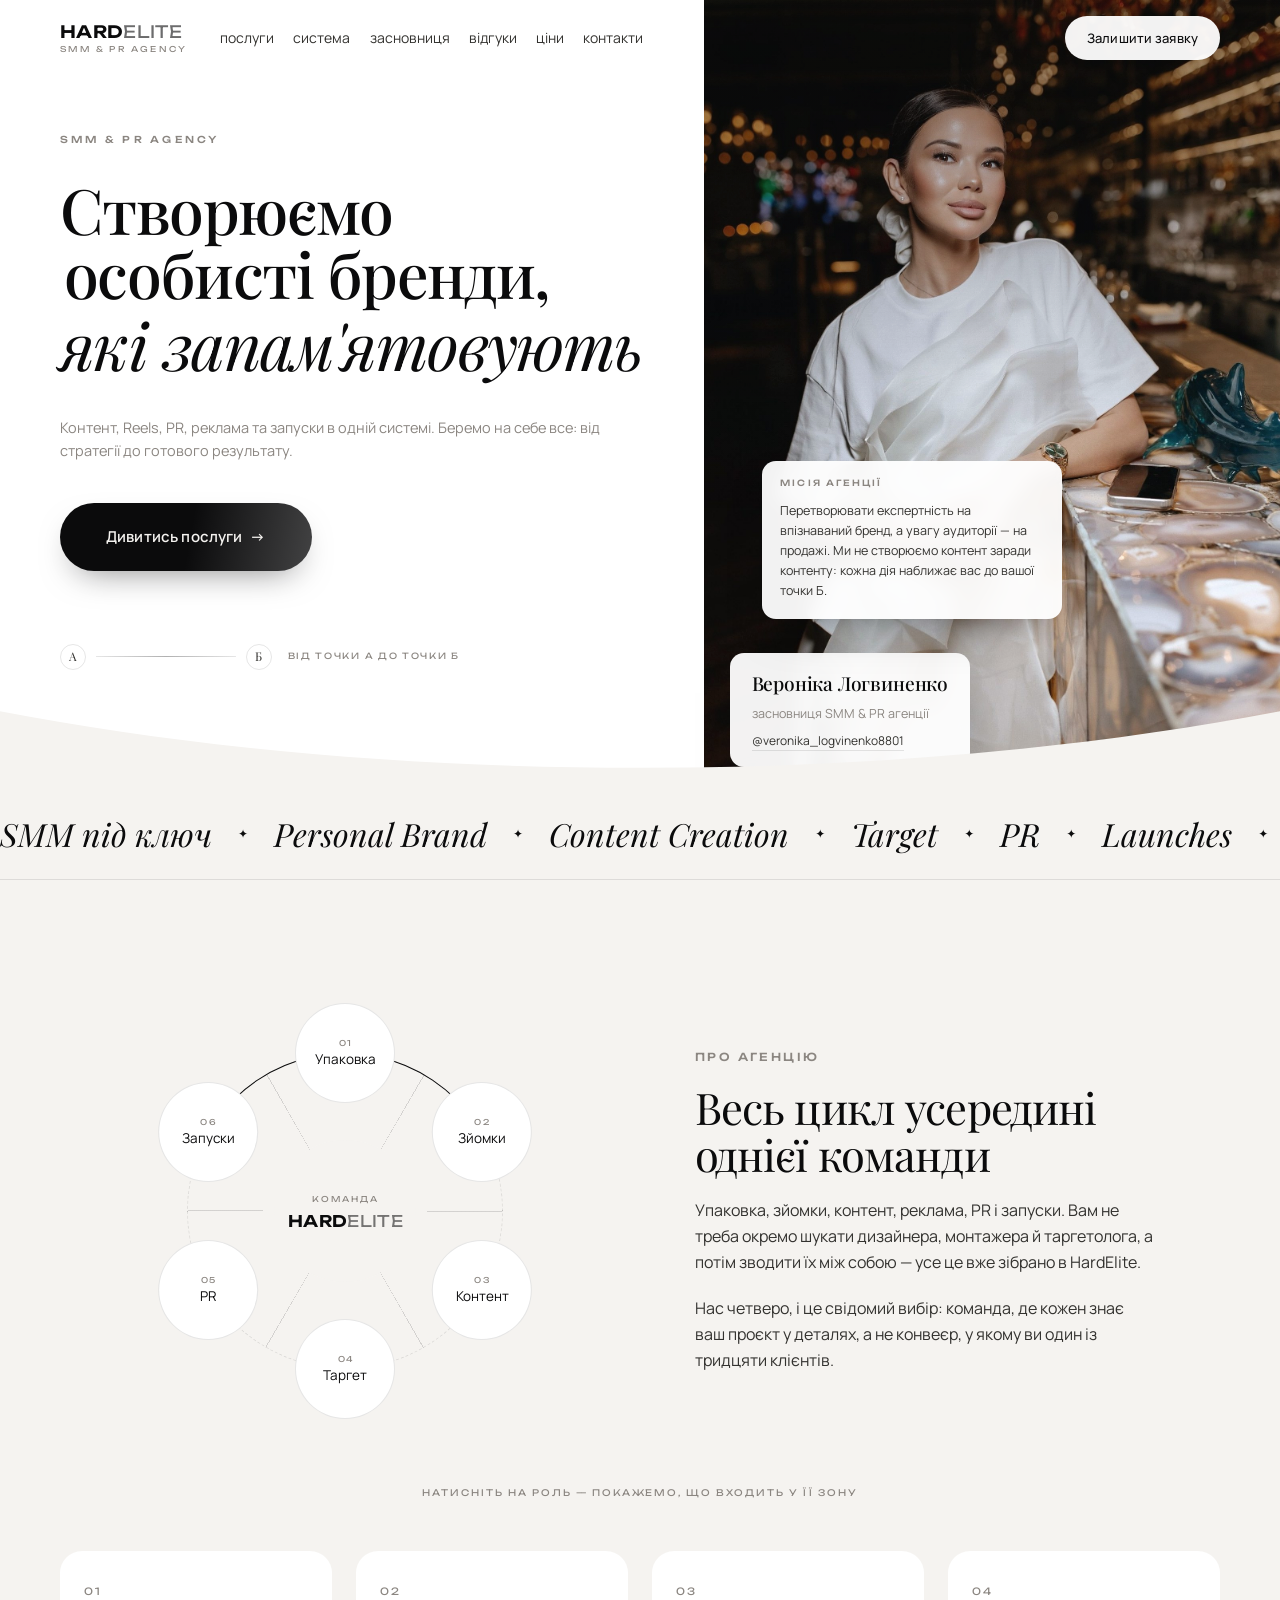
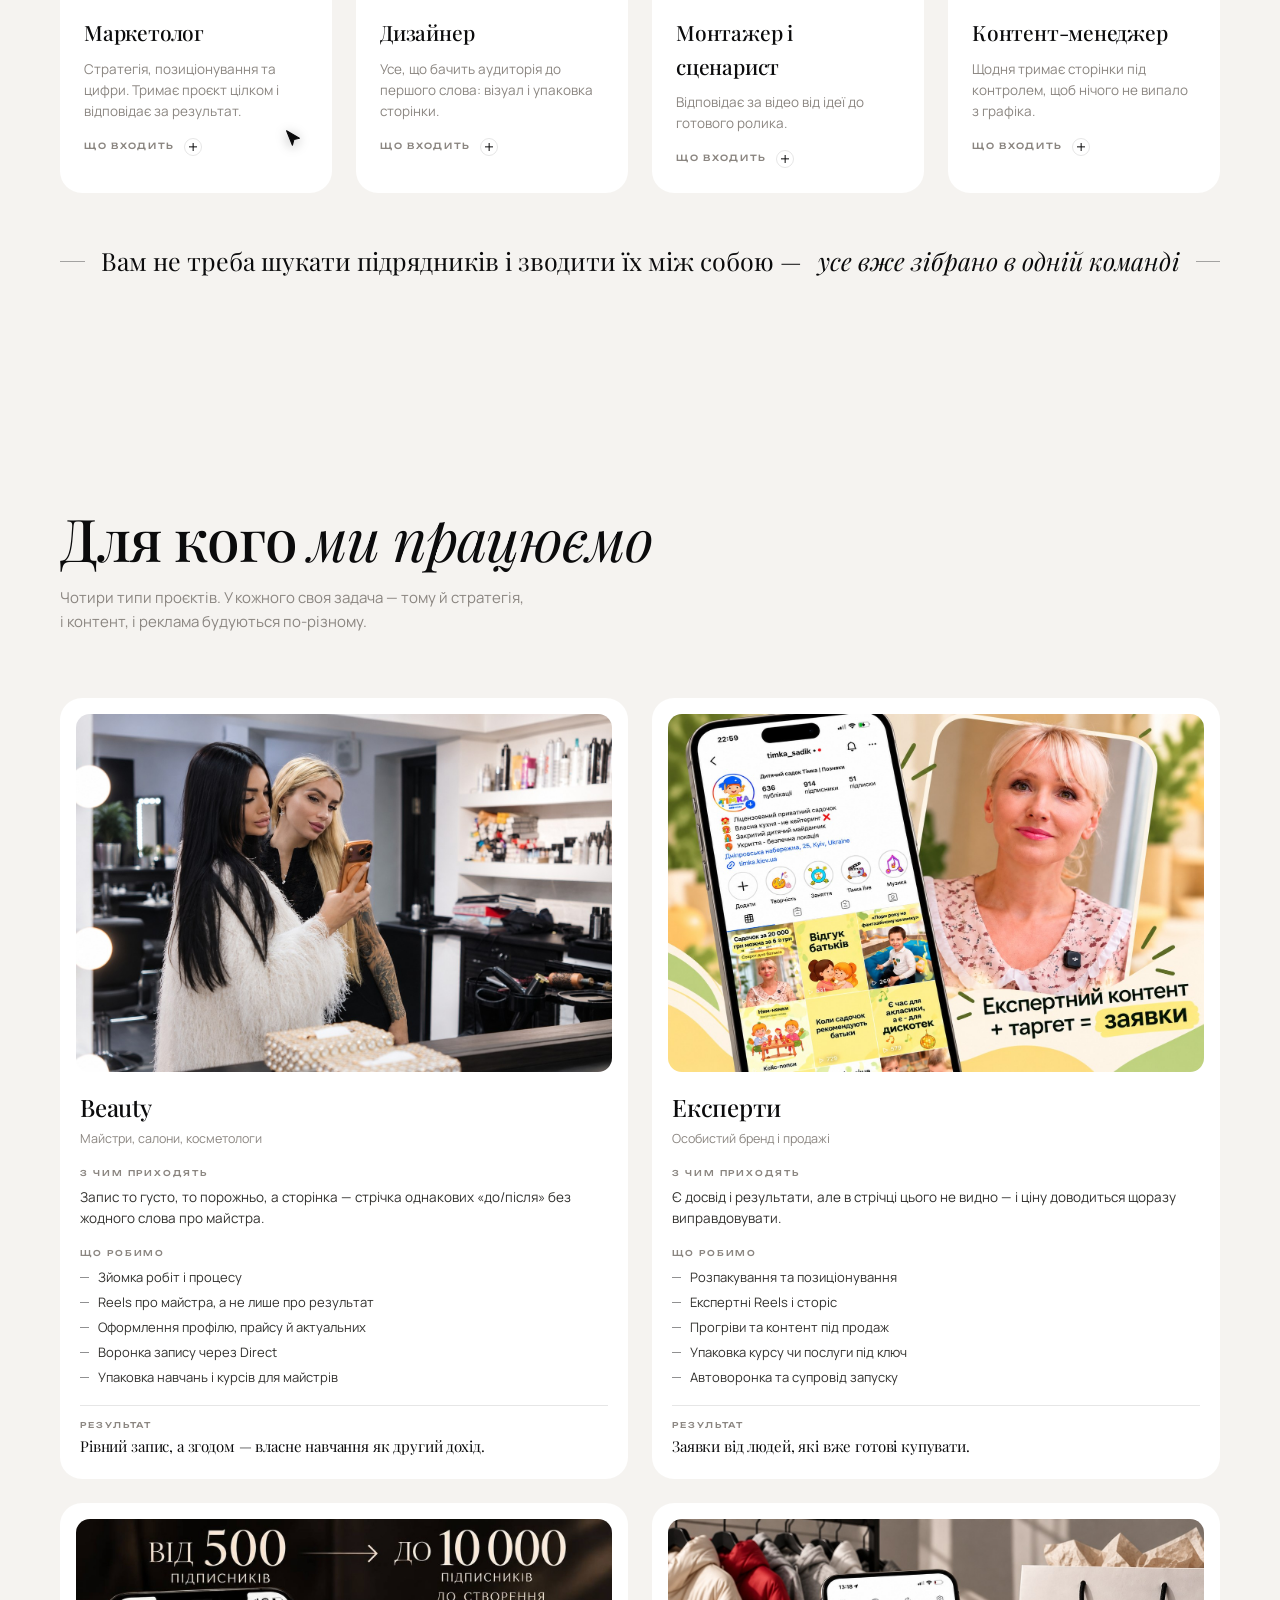
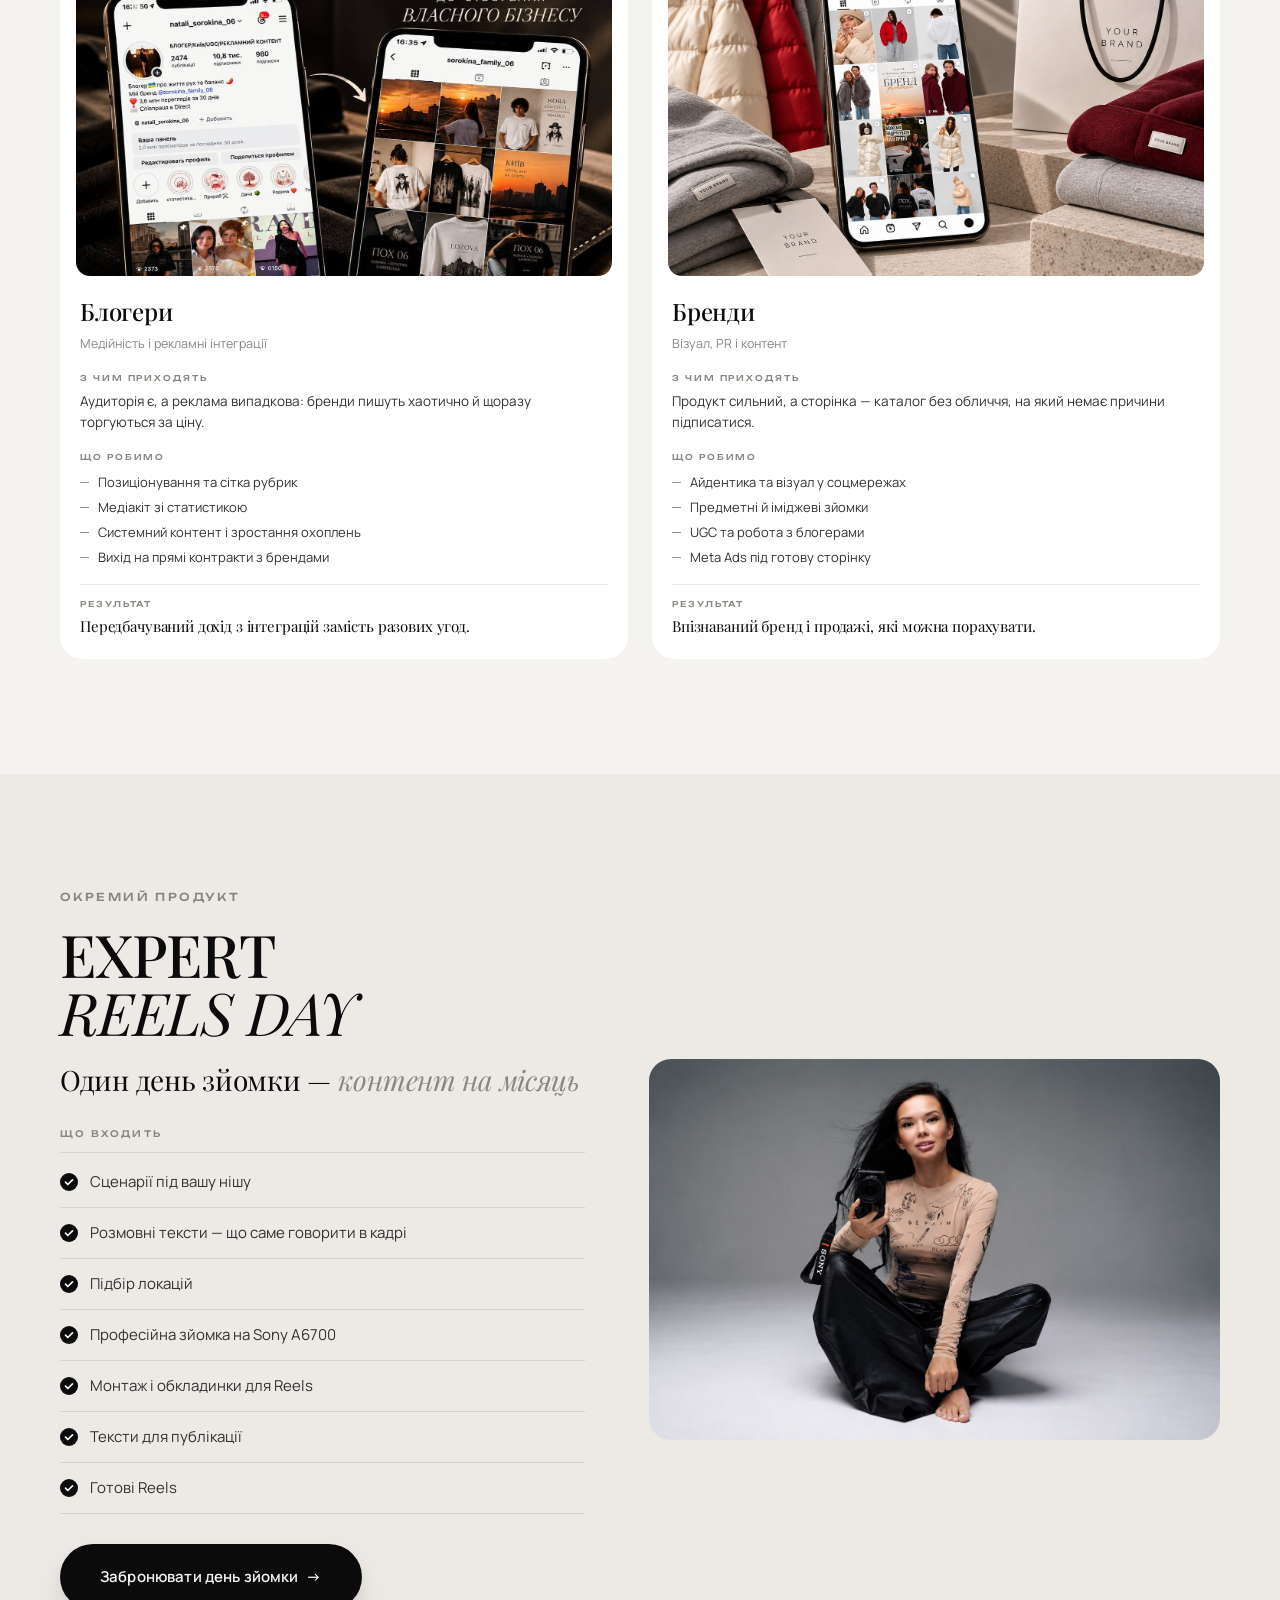
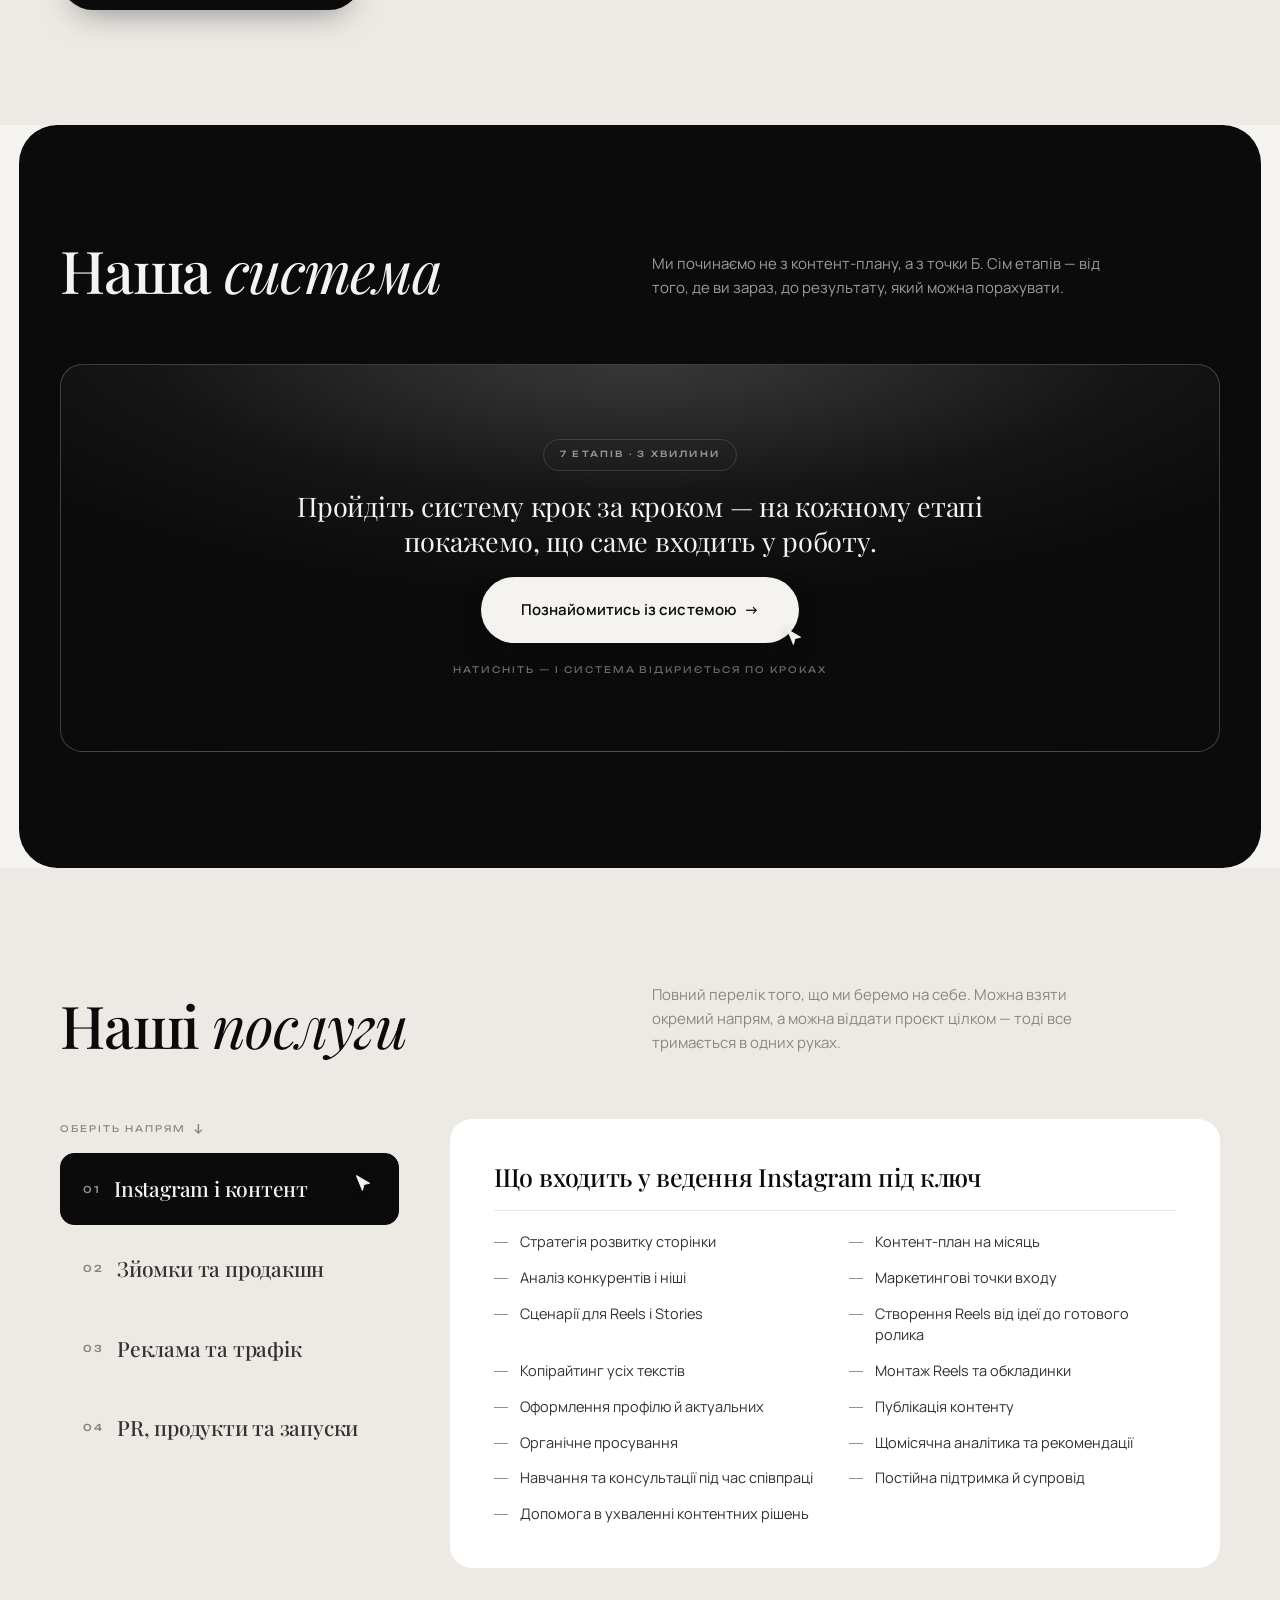
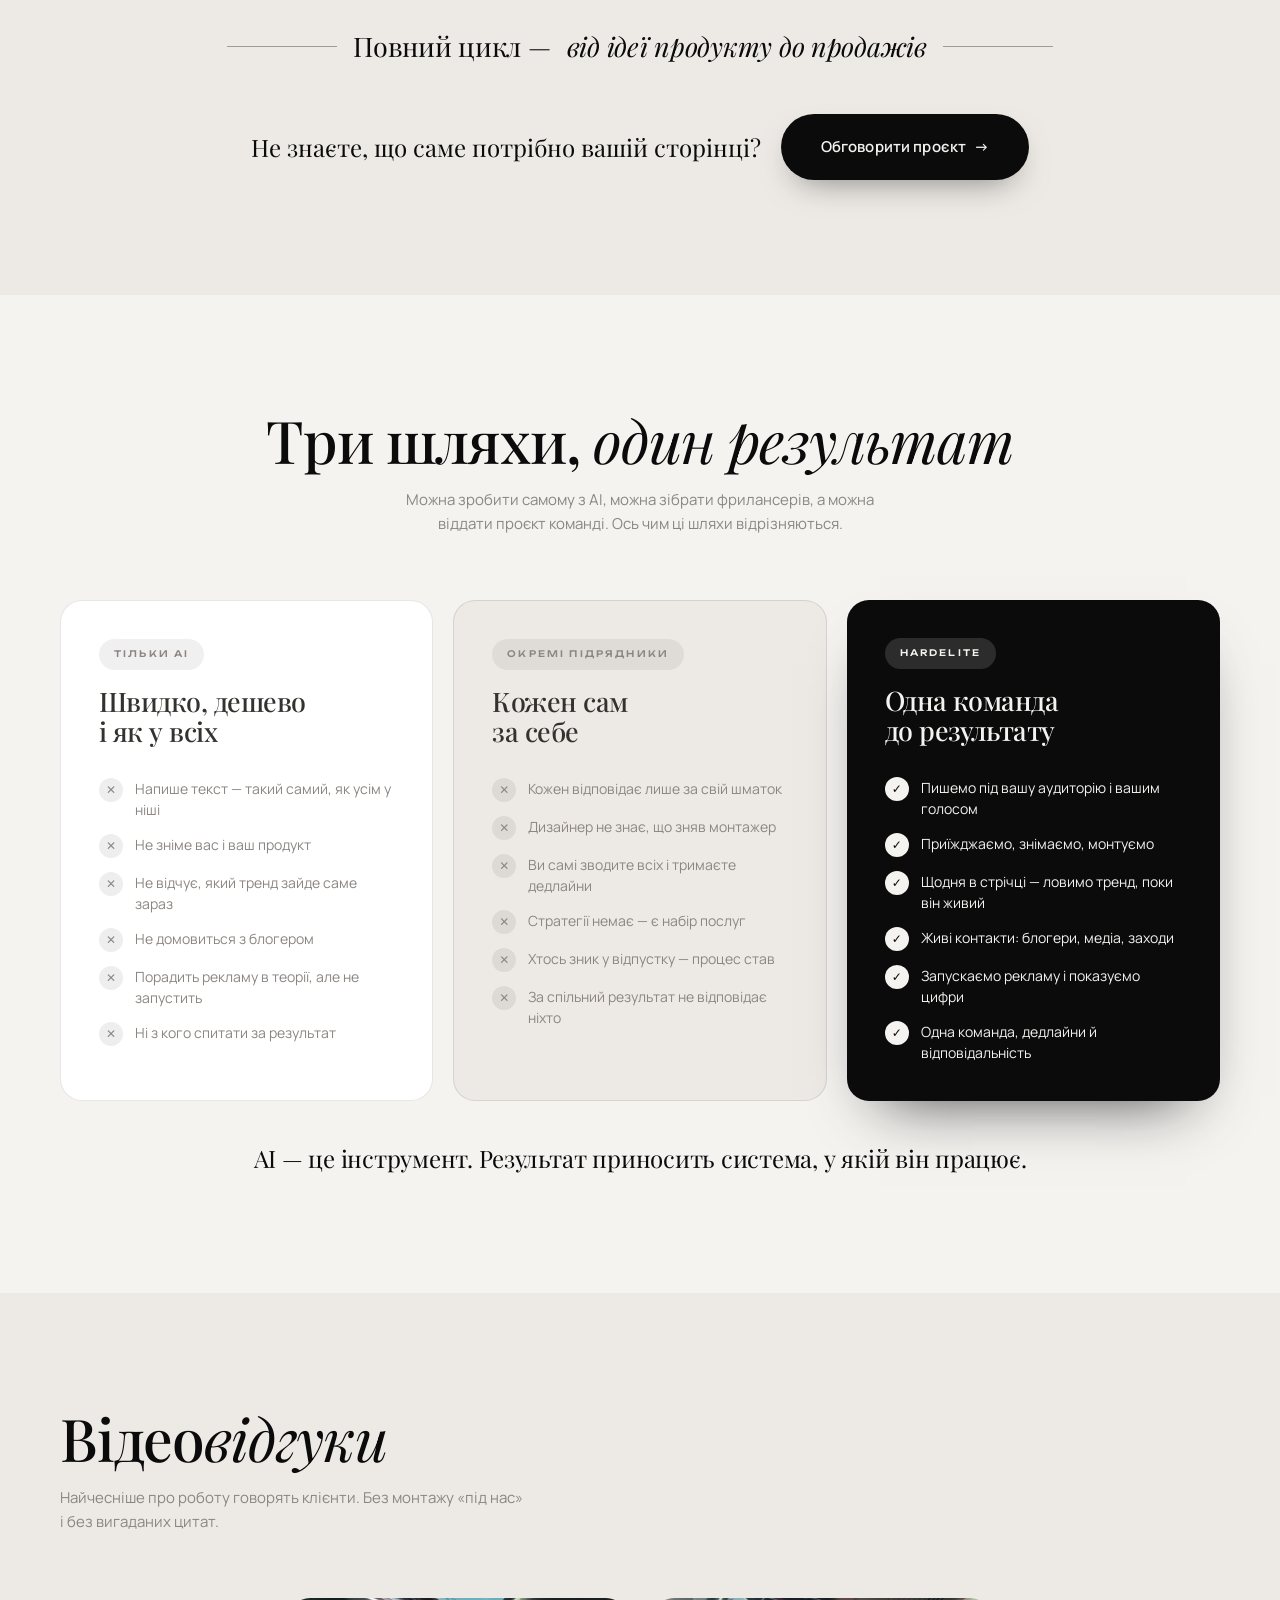
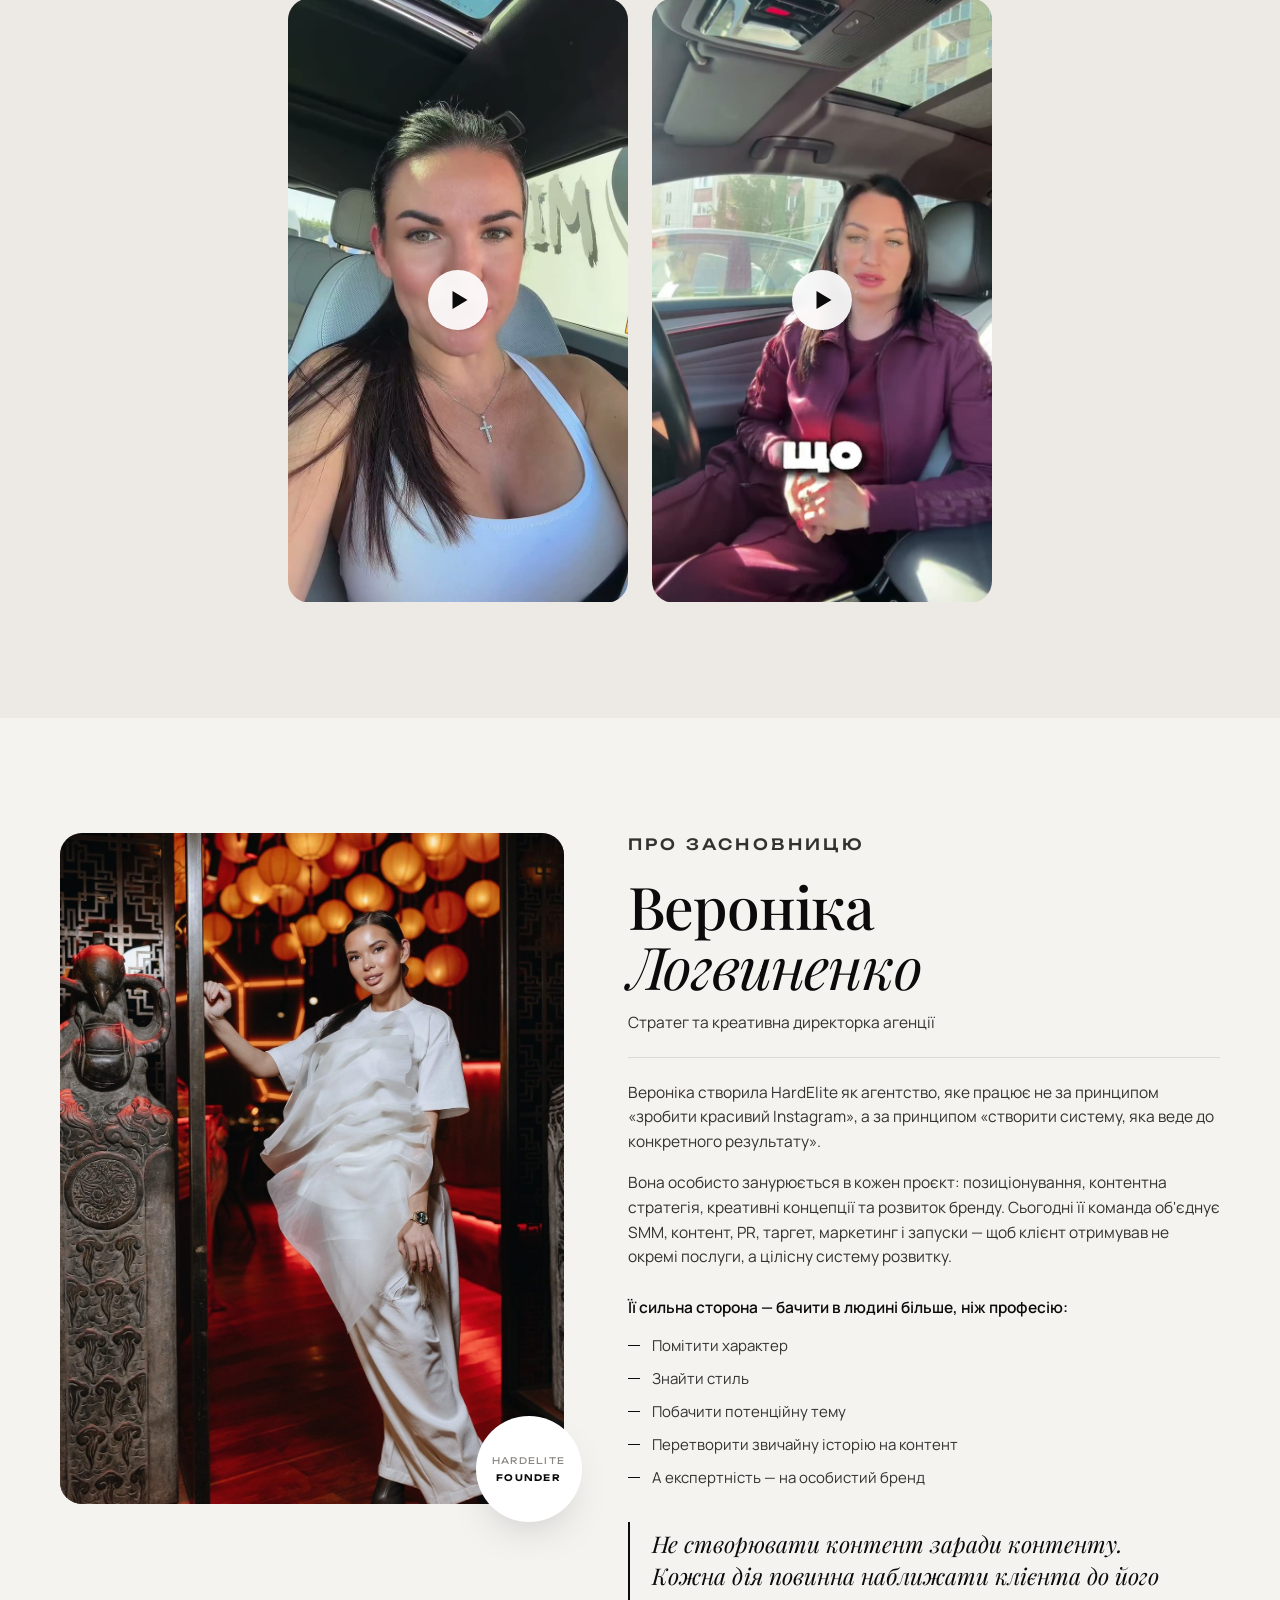
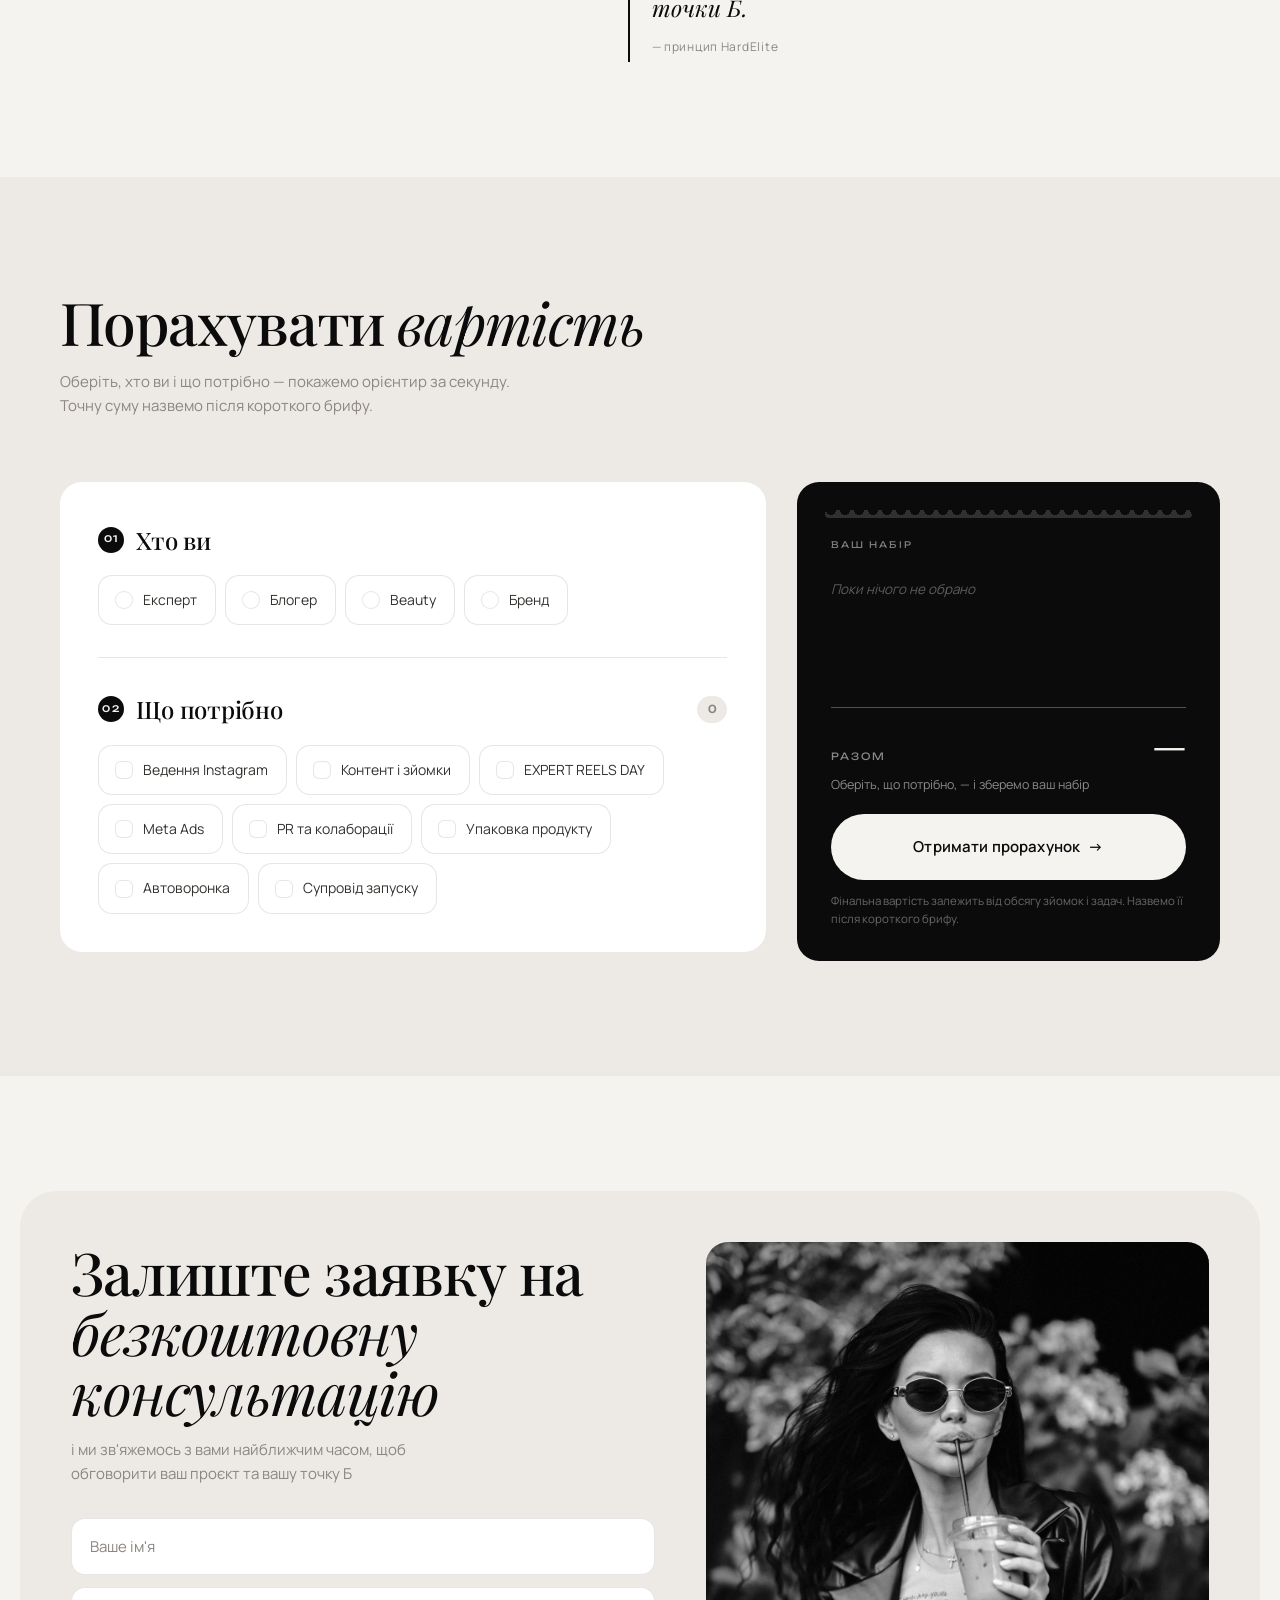
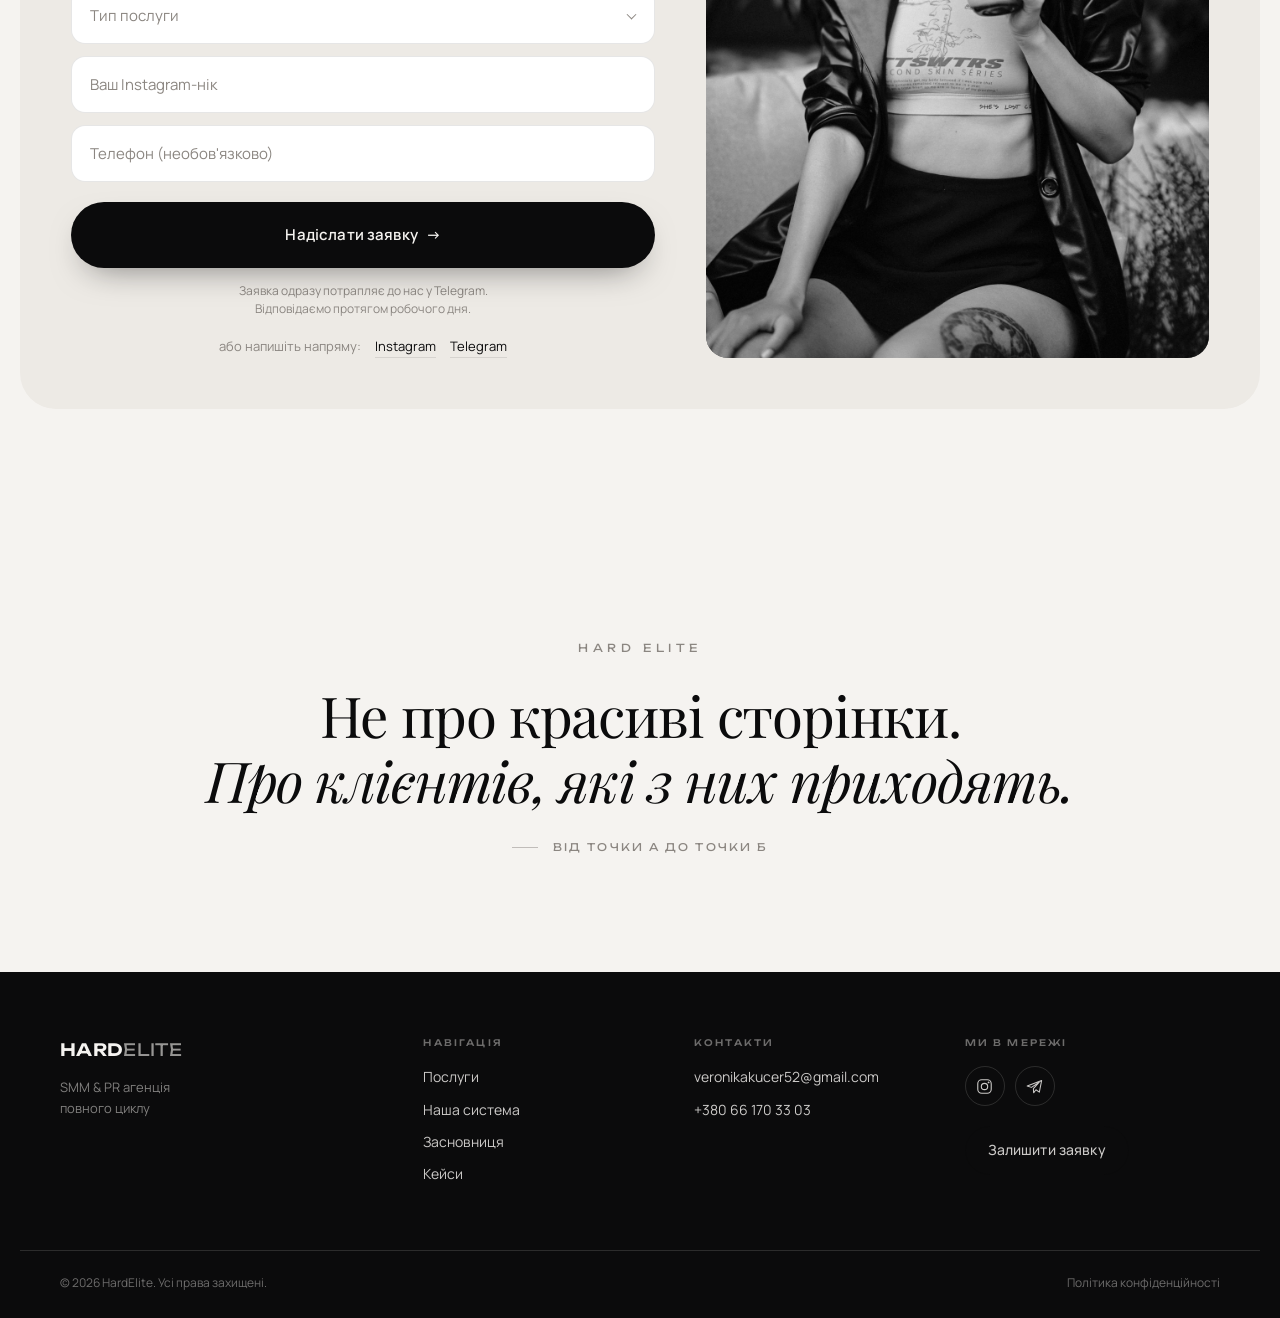
<file: index.html>
<!DOCTYPE html>
<html lang="uk">
<head>
<meta charset="UTF-8">
<meta name="viewport" content="width=device-width, initial-scale=1">
<title>HARDELITE — SMM &amp; PR агенція</title>
<meta name="description" content="HardElite — створюємо особисті бренди, які запамʼятовують. Контент, Reels, PR, реклама та запуски в одній системі: від стратегії до готового результату.">
<meta property="og:title" content="HARDELITE — SMM &amp; PR агенція">
<meta property="og:description" content="Створюємо особисті бренди, які запамʼятовують. Контент, Reels, PR, реклама та запуски в одній системі.">
<meta property="og:type" content="website">
<meta property="og:locale" content="uk_UA">
<link rel="preconnect" href="https://fonts.googleapis.com">
<link rel="preconnect" href="https://fonts.gstatic.com" crossorigin>
<link href="https://fonts.googleapis.com/css2?family=Manrope:wght@300;400;500;600;700&family=Playfair+Display:ital,wght@0,400;0,500;0,600;1,400;1,500&family=Unbounded:wght@400;500;600&display=swap" rel="stylesheet">
<link rel="stylesheet" href="styles.css?v=28">
<script>document.documentElement.classList.add('js')</script>
</head>
<body>

<!-- ЗАВАНТАЖЕННЯ -->
<div class="loader" id="loader">
  <div class="loader__inner">
    <span class="loader__logo">HARD<span class="loader__thin">ELITE</span></span>
    <span class="loader__sub">smm &amp; pr agency</span>
    <div class="loader__bar"><i id="loaderFill"></i></div>
    <span class="loader__pct" id="loaderPct">0%</span>
  </div>
</div>


<!-- ============ HEADER ============ -->
<header class="header" id="header">
  <div class="container header__inner">
    <a href="#top" class="logo" aria-label="HARDELITE — на початок">
      <span class="logo__mark">HARD<span class="logo__thin">ELITE</span></span>
      <span class="logo__sub">smm &amp; pr agency</span>
    </a>

    <nav class="nav">
      <a href="#scope">послуги</a>
      <a href="#system">система</a>
      <a href="#founder">засновниця</a>
      <a href="#reviews">відгуки</a>
      <a href="#calc">ціни</a>
      <a href="#contact">контакти</a>
    </nav>

    <div class="header__actions">
      <a href="#contact" class="btn btn--dark btn--sm">Залишити заявку</a>
      <button class="burger" id="burger" aria-label="Меню" aria-expanded="false" aria-controls="mobileMenu">
        <span></span><span></span>
      </button>
    </div>
  </div>
</header>

<!-- ============ MOBILE MENU ============ -->
<div class="mobile-menu" id="mobileMenu" hidden>
  <nav class="mobile-menu__nav">
    <a href="#scope">Послуги</a>
    <a href="#reels">Expert Reels Day</a>
    <a href="#system">Наша система</a>
    <a href="#founder">Засновниця</a>
    <a href="#reviews">Відеовідгуки</a>
    <a href="#calc">Порахувати вартість</a>
    <a href="#contact">Контакти</a>
  </nav>
  <a href="#contact" class="btn btn--dark mobile-menu__cta">Залишити заявку</a>
</div>

<main id="top">

<!-- ============ HERO ============ -->
<section class="hero">

  <div class="hero__photo">
    <img src="images/veronika-hero.jpg" alt="Вероніка Логвиненко, засновниця агенції HardElite"
         width="1500" height="1999" fetchpriority="high">

    <figure class="hero__plate">
      <span class="hero__plate-name">Вероніка Логвиненко</span>
      <span class="hero__plate-role">засновниця SMM &amp; PR агенції</span>
      <a class="hero__plate-ig" href="https://instagram.com/veronika_logvinenko8801"
         target="_blank" rel="noopener">@veronika_logvinenko8801</a>
    </figure>
  </div>

  <div class="container hero__grid">

    <div class="hero__copy">
      <p class="hero__eyebrow">smm &amp; pr agency</p>

      <h1 class="hero__title">
        <span class="hero__title-1">Створюємо</span>
        <span class="hero__title-2">особисті бренди,</span>
        <span class="hero__script">які запам'ятовують</span>
      </h1>

      <p class="hero__lead">
        Контент, Reels, PR, реклама та запуски в одній системі.
        Беремо на себе все: від стратегії до готового результату.
      </p>

      <a href="#scope" class="btn btn--dark btn--cta btn--shine btn--hero">Дивитись послуги <span class="btn__arrow" aria-hidden="true">→</span></a>

      <p class="hero__route">
        <span class="hero__route-dot">А</span>
        <span class="hero__route-line"></span>
        <span class="hero__route-dot">Б</span>
        <span class="hero__route-text">від точки А до точки Б</span>
      </p>
    </div>


  </div>

  <figure class="quote-card">
    <figcaption class="quote-card__who">Місія агенції</figcaption>
    <blockquote>
      Перетворювати експертність на впізнаваний бренд, а увагу аудиторії —
      на продажі. Ми не створюємо контент заради контенту: кожна дія наближає
      вас до вашої точки Б.
    </blockquote>
  </figure>

  <svg class="hero__curve" viewBox="0 0 1440 140" preserveAspectRatio="none" aria-hidden="true">
    <path d="M0,12 C440,122 1000,122 1440,12 L1440,140 L0,140 Z"/>
  </svg>
</section>

<!-- ============ MARQUEE ============ -->
<div class="marquee" aria-hidden="true">
  <div class="marquee__track">
    <span class="marquee__group">
      <span>SMM під ключ</span><i>✦</i>
      <span>Personal Brand</span><i>✦</i>
      <span>Content Creation</span><i>✦</i>
      <span>Target</span><i>✦</i>
      <span>PR</span><i>✦</i>
      <span>Launches</span><i>✦</i>
    </span>
    <span class="marquee__group">
      <span>SMM під ключ</span><i>✦</i>
      <span>Personal Brand</span><i>✦</i>
      <span>Content Creation</span><i>✦</i>
      <span>Target</span><i>✦</i>
      <span>PR</span><i>✦</i>
      <span>Launches</span><i>✦</i>
    </span>
  </div>
</div>

<!-- ============ ABOUT ============ -->
<section class="section section--about" id="about">
  <div class="container about">
    <div class="about__media">
      <div class="cycle" role="img" aria-label="Повний цикл робіт усередині однієї команди: упаковка, зйомки, контент, таргет, PR, запуски">
        <span class="cycle__ring" aria-hidden="true"></span>
        <span class="cycle__center" aria-hidden="true">
          <i>команда</i>
          <b>HARD<span>ELITE</span></b>
        </span>
        <span class="cycle__node" style="--a:0"><i>01</i>Упаковка</span>
        <span class="cycle__node" style="--a:1"><i>02</i>Зйомки</span>
        <span class="cycle__node" style="--a:2"><i>03</i>Контент</span>
        <span class="cycle__node" style="--a:3"><i>04</i>Таргет</span>
        <span class="cycle__node" style="--a:4"><i>05</i>PR</span>
        <span class="cycle__node" style="--a:5"><i>06</i>Запуски</span>
      </div>
    </div>

    <div class="about__copy">
      <p class="eyebrow">Про агенцію</p>
      <blockquote class="about__claim">Весь цикл усередині однієї команди</blockquote>
      <p class="about__text">
        Упаковка, зйомки, контент, реклама, PR і запуски. Вам не треба окремо
        шукати дизайнера, монтажера й таргетолога, а потім зводити їх між собою —
        усе це вже зібрано в HardElite.
      </p>
      <p class="about__text">
        Нас четверо, і це свідомий вибір: команда, де кожен знає ваш проєкт
        у деталях, а не конвеєр, у якому ви один із тридцяти клієнтів.
      </p>
    </div>
  </div>

  <div class="container">
    <p class="team__hint">натисніть на роль — покажемо, що входить у її зону</p>

    <div class="team">
      <article class="team__item" data-team data-anim>
        <button class="team__head" type="button" aria-expanded="false">
          <span class="team__num">01</span>
          <h3>Маркетолог</h3>
          <p>Стратегія, позиціонування та цифри. Тримає проєкт цілком і відповідає за результат.</p>
          <span class="team__toggle">що входить<i aria-hidden="true"></i></span>
          <span class="hint hint--team" aria-hidden="true"><svg class="hint__cursor" viewBox="0 0 24 24" fill="none"><path d="M5 3l14 8.2-6.1 1.4-1.5 6.2L5 3z" fill="currentColor" stroke="currentColor" stroke-width="1.2" stroke-linejoin="round"/></svg><span class="hint__ring"></span></span>
        </button>
        <div class="team__body">
          <div>
            <ul>
              <li>Стратегія та позиціонування</li>
              <li>Упаковка продуктів і послуг</li>
              <li>Автоворонки й автоматизація</li>
              <li>Аналітика та рішення по цифрах</li>
            </ul>
          </div>
        </div>
      </article>

      <article class="team__item" data-team data-anim>
        <button class="team__head" type="button" aria-expanded="false">
          <span class="team__num">02</span>
          <h3>Дизайнер</h3>
          <p>Усе, що бачить аудиторія до першого слова: візуал і упаковка сторінки.</p>
          <span class="team__toggle">що входить<i aria-hidden="true"></i></span>
          
        </button>
        <div class="team__body">
          <div>
            <ul>
              <li>Оформлення профілю та актуальних</li>
              <li>Обкладинки, банери, креативи</li>
              <li>Макети лендингів</li>
              <li>Презентації та медіакіти</li>
            </ul>
          </div>
        </div>
      </article>

      <article class="team__item" data-team data-anim>
        <button class="team__head" type="button" aria-expanded="false">
          <span class="team__num">03</span>
          <h3>Монтажер і сценарист</h3>
          <p>Відповідає за відео від ідеї до готового ролика.</p>
          <span class="team__toggle">що входить<i aria-hidden="true"></i></span>
          
        </button>
        <div class="team__body">
          <div>
            <ul>
              <li>Сценарії Reels і відео</li>
              <li>Монтаж, динаміка, темп</li>
              <li>Субтитри та звук</li>
              <li>Кольорокорекція</li>
            </ul>
          </div>
        </div>
      </article>

      <article class="team__item" data-team data-anim>
        <button class="team__head" type="button" aria-expanded="false">
          <span class="team__num">04</span>
          <h3>Контент-менеджер</h3>
          <p>Щодня тримає сторінки під контролем, щоб нічого не випало з графіка.</p>
          <span class="team__toggle">що входить<i aria-hidden="true"></i></span>
          
        </button>
        <div class="team__body">
          <div>
            <ul>
              <li>Публікації за сіткою</li>
              <li>Stories та взаємодія в Direct</li>
              <li>Оперативний монтаж</li>
              <li>Контроль показників</li>
            </ul>
          </div>
        </div>
      </article>
    </div>

    <p class="about__closing">
      <span class="dash"></span>
      Вам не треба шукати підрядників і зводити їх між собою —
      <em>усе вже зібрано в одній команді</em>
      <span class="dash dash--r"></span>
    </p>
  </div>
</section>

<!-- ============ AUDIENCE ============ -->
<section class="section section--audience" id="audience">
  <div class="container">
    <header class="section__head">
      <h2 class="h2">Для кого <em>ми працюємо</em></h2>
      <p class="section__note">
        Чотири типи проєктів. У кожного своя задача — тому й стратегія,
        і контент, і реклама будуються по-різному.
      </p>
    </header>

    <div class="audience">
      <article class="aud" data-anim>
        <img class="ph aud__ph" src="images/aud-beauty.jpg?v=28" alt="Майстриня та клієнтка у салоні" width="1400" height="933" loading="lazy">
        <div class="aud__body">
          <h3>Beauty</h3>
          <p class="aud__sub">Майстри, салони, косметологи</p>

          <p class="aud__label">З чим приходять</p>
          <p class="aud__pain">Запис то густо, то порожньо, а сторінка — стрічка однакових «до/після» без жодного слова про майстра.</p>

          <p class="aud__label">Що робимо</p>
          <ul class="aud__list">
            <li>Зйомка робіт і процесу</li>
            <li>Reels про майстра, а не лише про результат</li>
            <li>Оформлення профілю, прайсу й актуальних</li>
            <li>Воронка запису через Direct</li>
            <li>Упаковка навчань і курсів для майстрів</li>
          </ul>

          <p class="aud__result"><span>Результат</span>Рівний запис, а згодом — власне навчання як другий дохід.</p>
        </div>
      </article>

      <article class="aud" data-anim>
        <img class="ph aud__ph" src="images/aud-expert.jpg?v=28" alt="Кейс експерта: профіль у Instagram і результат" width="1400" height="933" loading="lazy">
        <div class="aud__body">
          <h3>Експерти</h3>
          <p class="aud__sub">Особистий бренд і продажі</p>

          <p class="aud__label">З чим приходять</p>
          <p class="aud__pain">Є досвід і результати, але в стрічці цього не видно — і ціну доводиться щоразу виправдовувати.</p>

          <p class="aud__label">Що робимо</p>
          <ul class="aud__list">
            <li>Розпакування та позиціонування</li>
            <li>Експертні Reels і сторіс</li>
            <li>Прогріви та контент під продаж</li>
            <li>Упаковка курсу чи послуги під ключ</li>
            <li>Автоворонка та супровід запуску</li>
          </ul>

          <p class="aud__result"><span>Результат</span>Заявки від людей, які вже готові купувати.</p>
        </div>
      </article>

      <article class="aud" data-anim>
        <img class="ph aud__ph" src="images/aud-blogger.jpg?v=28" alt="Кейс блогера: зростання з 500 до 10 000 підписників" width="1400" height="933" loading="lazy">
        <div class="aud__body">
          <h3>Блогери</h3>
          <p class="aud__sub">Медійність і рекламні інтеграції</p>

          <p class="aud__label">З чим приходять</p>
          <p class="aud__pain">Аудиторія є, а реклама випадкова: бренди пишуть хаотично й щоразу торгуються за ціну.</p>

          <p class="aud__label">Що робимо</p>
          <ul class="aud__list">
            <li>Позиціонування та сітка рубрик</li>
            <li>Медіакіт зі статистикою</li>
            <li>Системний контент і зростання охоплень</li>
            <li>Вихід на прямі контракти з брендами</li>
          </ul>

          <p class="aud__result"><span>Результат</span>Передбачуваний дохід з інтеграцій замість разових угод.</p>
        </div>
      </article>

      <article class="aud" data-anim>
        <img class="ph aud__ph" src="images/aud-brand.jpg?v=28" alt="Кейс бренду: профіль і предметна зйомка" width="1400" height="933" loading="lazy">
        <div class="aud__body">
          <h3>Бренди</h3>
          <p class="aud__sub">Візуал, PR і контент</p>

          <p class="aud__label">З чим приходять</p>
          <p class="aud__pain">Продукт сильний, а сторінка — каталог без обличчя, на який немає причини підписатися.</p>

          <p class="aud__label">Що робимо</p>
          <ul class="aud__list">
            <li>Айдентика та візуал у соцмережах</li>
            <li>Предметні й іміджеві зйомки</li>
            <li>UGC та робота з блогерами</li>
            <li>Meta Ads під готову сторінку</li>
          </ul>

          <p class="aud__result"><span>Результат</span>Впізнаваний бренд і продажі, які можна порахувати.</p>
        </div>
      </article>
    </div>
  </div>
</section>

<!-- ============ REELS DAY ============ -->
<section class="section section--reels" id="reels">
  <div class="container reels">
    <div class="reels__copy">
      <p class="eyebrow">Окремий продукт</p>
      <h2 class="h2">EXPERT<br><em>REELS DAY</em></h2>
      <p class="reels__claim">Один день зйомки — <em>контент на місяць</em></p>

      <p class="reels__sub">Що входить</p>
      <ul class="reels__list">
        <li>Сценарії під вашу нішу</li>
        <li>Розмовні тексти — що саме говорити в кадрі</li>
        <li>Підбір локацій</li>
        <li>Професійна зйомка на Sony&nbsp;A6700</li>
        <li>Монтаж і обкладинки для Reels</li>
        <li>Тексти для публікації</li>
        <li>Готові Reels</li>
      </ul>

      <a href="#contact" class="btn btn--dark btn--cta">Забронювати день зйомки <span class="btn__arrow" aria-hidden="true">→</span></a>
    </div>

    <div class="reels__media">
      <img class="ph ph--reels" src="images/reels-day.jpg?v=28" alt="Зйомка Reels у студії" width="1400" height="933" loading="lazy">
    </div>
  </div>
</section>

<!-- ============ SYSTEM ============ -->
<section class="section section--dark" id="system">
  <div class="container">
    <header class="section__head section__head--split">
      <h2 class="h2">Наша <em>система</em></h2>
      <p class="section__note">
        Ми починаємо не з контент-плану, а з точки Б. Сім етапів — від того,
        де ви зараз, до результату, який можна порахувати.
      </p>
    </header>

    <div class="deck" id="deck">
      <div class="deck__intro" id="deckIntro">
        <span class="deck__badge">7 етапів · 3 хвилини</span>
        <p class="deck__lead">Пройдіть систему крок за кроком — на кожному етапі покажемо, що саме входить у роботу.</p>

        <div class="deck__cta">
          <button class="btn btn--light btn--cta" type="button" id="deckStart">
            Познайомитись із системою
            <span class="btn__arrow" aria-hidden="true">→</span>
          </button>
          <span class="hint" aria-hidden="true">
            <svg class="hint__cursor" viewBox="0 0 24 24" fill="none"><path d="M5 3l14 8.2-6.1 1.4-1.5 6.2L5 3z" fill="currentColor" stroke="currentColor" stroke-width="1.2" stroke-linejoin="round"/></svg>
            <span class="hint__ring"></span>
          </span>
        </div>

        <p class="deck__tip">натисніть — і система відкриється по кроках</p>
      </div>

      <div class="deck__stage" id="deckStage" hidden>
        <div class="deck__top">
          <span class="deck__label">Ваш шлях</span>
          <div class="deck__bar" aria-hidden="true"><i id="deckBar"></i></div>
          <button class="deck__close" type="button" id="deckClose">Згорнути</button>
        </div>

        <div class="deck__viewport">
          <div class="deck__track" id="deckTrack">
          <article class="slide" data-slide aria-hidden="false">
            <span class="slide__ico"><svg viewBox="0 0 24 24" fill="none" aria-hidden="true"><circle cx="12" cy="10.5" r="3.4" stroke="currentColor" stroke-width="1.4"/><path d="M12 21.5s7-6.2 7-11a7 7 0 1 0-14 0c0 4.8 7 11 7 11z" stroke="currentColor" stroke-width="1.4" stroke-linejoin="round"/></svg></span>
            <span class="slide__num">Етап 01 з 07</span>
            <h3 class="slide__title">Точка А</h3>
            <p class="slide__sub">Де ви зараз</p>
            <ul class="slide__list">
              <li>Аудит сторінки та поточних показників</li>
              <li>Аналіз аудиторії: хто вас читає й чому</li>
              <li>Розбір конкурентів у ніші</li>
              <li>Фіксуємо стартові цифри, щоб було з чим порівнювати</li>
            </ul>
          </article>

          <article class="slide" data-slide aria-hidden="true">
            <span class="slide__ico"><svg viewBox="0 0 24 24" fill="none" aria-hidden="true"><circle cx="10.8" cy="10.8" r="6.3" stroke="currentColor" stroke-width="1.4"/><path d="M15.6 15.6L20 20" stroke="currentColor" stroke-width="1.4" stroke-linecap="round"/></svg></span>
            <span class="slide__num">Етап 02 з 07</span>
            <h3 class="slide__title">Діагностика</h3>
            <p class="slide__sub">Що працює, а що зливає охоплення</p>
            <ul class="slide__list">
              <li>Технічний аудит: шапка, актуальні, візуал</li>
              <li>Охоплення, збереження, залученість по кожному формату</li>
              <li>Перевірка шляху від переходу до повідомлення в Direct</li>
              <li>Список точок росту з пріоритетами</li>
            </ul>
          </article>

          <article class="slide" data-slide aria-hidden="true">
            <span class="slide__ico"><svg viewBox="0 0 24 24" fill="none" aria-hidden="true"><circle cx="12" cy="12" r="8.2" stroke="currentColor" stroke-width="1.4"/><circle cx="12" cy="12" r="4" stroke="currentColor" stroke-width="1.4"/><circle cx="12" cy="12" r="1.3" fill="currentColor"/></svg></span>
            <span class="slide__num">Етап 03 з 07</span>
            <h3 class="slide__title">Позиціонування</h3>
            <p class="slide__sub">Хто ви для аудиторії</p>
            <ul class="slide__list">
              <li>Розпакування особистості або бренду</li>
              <li>Головна ідея, на якій тримається все інше</li>
              <li>Tone of voice і манера спілкування</li>
              <li>Оффер та відмінності від конкурентів</li>
            </ul>
          </article>

          <article class="slide" data-slide aria-hidden="true">
            <span class="slide__ico"><svg viewBox="0 0 24 24" fill="none" aria-hidden="true"><rect x="4" y="4" width="7" height="7" rx="2" stroke="currentColor" stroke-width="1.4"/><rect x="13" y="4" width="7" height="7" rx="2" stroke="currentColor" stroke-width="1.4"/><rect x="4" y="13" width="7" height="7" rx="2" stroke="currentColor" stroke-width="1.4"/><rect x="13" y="13" width="7" height="7" rx="2" stroke="currentColor" stroke-width="1.4"/></svg></span>
            <span class="slide__num">Етап 04 з 07</span>
            <h3 class="slide__title">Стратегія</h3>
            <p class="slide__sub">План, а не контент-план</p>
            <ul class="slide__list">
              <li>Цілі на 3–6 місяців і показники, за якими міряємо</li>
              <li>Контентна стратегія та рубрики</li>
              <li>Сітка публікацій: Reels, Stories, пости</li>
              <li>Точки продажу всередині контенту</li>
            </ul>
          </article>

          <article class="slide" data-slide aria-hidden="true">
            <span class="slide__ico"><svg viewBox="0 0 24 24" fill="none" aria-hidden="true"><rect x="3" y="7" width="14" height="11" rx="3" stroke="currentColor" stroke-width="1.4"/><path d="M17 11.5l4-2.4v6.8l-4-2.4z" stroke="currentColor" stroke-width="1.4" stroke-linejoin="round"/></svg></span>
            <span class="slide__num">Етап 05 з 07</span>
            <h3 class="slide__title">Контент</h3>
            <p class="slide__sub">Те, що бачить аудиторія</p>
            <ul class="slide__list">
              <li>Зйомки фото та відео, EXPERT REELS DAY</li>
              <li>Reels, експертні відео, lifestyle</li>
              <li>Тексти, сценарії, субтитри</li>
              <li>Дизайн і оформлення профілю</li>
            </ul>
          </article>

          <article class="slide" data-slide aria-hidden="true">
            <span class="slide__ico"><svg viewBox="0 0 24 24" fill="none" aria-hidden="true"><path d="M5 10h3.5l7-4v12l-7-4H5a1.5 1.5 0 0 1-1.5-1.5v-1A1.5 1.5 0 0 1 5 10z" stroke="currentColor" stroke-width="1.4" stroke-linejoin="round"/><path d="M18.5 9.5a4 4 0 0 1 0 5" stroke="currentColor" stroke-width="1.4" stroke-linecap="round"/></svg></span>
            <span class="slide__num">Етап 06 з 07</span>
            <h3 class="slide__title">PR · Target · Органіка</h3>
            <p class="slide__sub">Маркетингові точки входу</p>
            <ul class="slide__list">
              <li>Meta Ads під готову сторінку</li>
              <li>Колаборації, засіви, робота з блогерами</li>
              <li>PR-публікації та заходи</li>
              <li>Органічне просування й комʼюніті</li>
            </ul>
          </article>

          <article class="slide" data-slide aria-hidden="true">
            <span class="slide__ico"><svg viewBox="0 0 24 24" fill="none" aria-hidden="true"><path d="M6 21V4" stroke="currentColor" stroke-width="1.4" stroke-linecap="round"/><path d="M6 4.5h11l-2.4 4 2.4 4H6z" stroke="currentColor" stroke-width="1.4" stroke-linejoin="round"/></svg></span>
            <span class="slide__num">Етап 07 з 07</span>
            <h3 class="slide__title">Точка Б</h3>
            <p class="slide__sub">Результат, заради якого ми працюємо</p>
            <ul class="slide__list">
              <li>Впізнаваність і довіра до вас чи бренду</li>
              <li>Стабільний потік заявок замість випадкових</li>
              <li>Продажі, які можна порахувати</li>
              <li>Система, яку далі можна масштабувати</li>
            </ul>
            <a href="#contact" class="btn btn--light btn--cta slide__cta">Обговорити проєкт <span class="btn__arrow" aria-hidden="true">→</span></a>
          </article>
          </div>
        </div>

        <p class="deck__swipe" aria-hidden="true">гортайте пальцем <span>→</span></p>

        <div class="deck__nav">
          <button class="deck__arrow" type="button" id="deckPrev" aria-label="Попередній етап">
            <span aria-hidden="true">←</span>
          </button>

          <div class="deck__center">
            <span class="deck__counter"><b id="deckNow">01</b> / 07</span>
            <div class="deck__dots" id="deckDots"></div>
          </div>

          <button class="deck__arrow deck__arrow--next" type="button" id="deckNext">
            <span id="deckNextLabel">Далі</span>
            <span class="btn__arrow" aria-hidden="true">→</span>
          </button>
        </div>
      </div>
    </div>

  </div>
</section>

<!-- ============ SCOPE ============ -->
<section class="section section--scope" id="scope">
  <div class="container">
    <header class="section__head section__head--split">
      <h2 class="h2">Наші <em>послуги</em></h2>
      <p class="section__note">
        Повний перелік того, що ми беремо на себе. Можна взяти окремий напрям,
        а можна віддати проєкт цілком — тоді все тримається в одних руках.
      </p>
    </header>

    <div class="scope">
      <div class="scope__tabs" role="tablist" aria-label="Напрями робіт">
        <p class="scope__tip">оберіть напрям <span class="scope__tip-arrow" aria-hidden="true">↓</span></p>
        <button class="scope__tab is-active" type="button" role="tab" aria-selected="true" data-tab="0"><span class="scope__tab-num">01</span><span>Instagram і контент</span><span class="hint hint--tab" aria-hidden="true"><svg class="hint__cursor" viewBox="0 0 24 24" fill="none"><path d="M5 3l14 8.2-6.1 1.4-1.5 6.2L5 3z" fill="currentColor" stroke="currentColor" stroke-width="1.2" stroke-linejoin="round"/></svg><span class="hint__ring"></span></span></button>
        <button class="scope__tab" type="button" role="tab" aria-selected="false" data-tab="1"><span class="scope__tab-num">02</span><span>Зйомки та продакшн</span></button>
        <button class="scope__tab" type="button" role="tab" aria-selected="false" data-tab="2"><span class="scope__tab-num">03</span><span>Реклама та трафік</span></button>
        <button class="scope__tab" type="button" role="tab" aria-selected="false" data-tab="3"><span class="scope__tab-num">04</span><span>PR, продукти та запуски</span></button>
      </div>

      <div class="scope__panels" id="scopePanels">
        <div class="scope__panel is-active" role="tabpanel" data-panel="0">
          <h3 class="scope__panel-title">Що входить у ведення Instagram під ключ</h3>
          <ul>
            <li>Стратегія розвитку сторінки</li>
            <li>Контент-план на місяць</li>
            <li>Аналіз конкурентів і ніші</li>
            <li>Маркетингові точки входу</li>
            <li>Сценарії для Reels і Stories</li>
            <li>Створення Reels від ідеї до готового ролика</li>
            <li>Копірайтинг усіх текстів</li>
            <li>Монтаж Reels та обкладинки</li>
            <li>Оформлення профілю й актуальних</li>
            <li>Публікація контенту</li>
            <li>Органічне просування</li>
            <li>Щомісячна аналітика та рекомендації</li>
            <li>Навчання та консультації під час співпраці</li>
            <li>Постійна підтримка й супровід</li>
            <li>Допомога в ухваленні контентних рішень</li>
          </ul>
        </div>

        <div class="scope__panel" role="tabpanel" data-panel="1" hidden>
          <h3 class="scope__panel-title">Зйомки та продакшн</h3>
          <ul>
            <li>EXPERT REELS DAY — контент-день</li>
            <li>Фото та відеозйомка</li>
            <li>Іміджева та предметна зйомка</li>
            <li>Повністю готові сценарії до зйомки</li>
            <li>Розмовні тексти — що говорити в кадрі</li>
            <li>Допомога із записом відео в кадрі</li>
            <li>Постановка мови, подачі та інтонації</li>
            <li>Режисура кадру, позування та ракурси</li>
            <li>Монтаж Reels і коротких відео</li>
            <li>Обкладинки для Reels</li>
            <li>Тексти для публікації</li>
            <li>Субтитри, звук і динаміка</li>
            <li>Кольорокорекція та професійна обробка</li>
            <li>Контент для Instagram, TikTok і Shorts</li>
          </ul>
        </div>

        <div class="scope__panel" role="tabpanel" data-panel="2" hidden>
          <h3 class="scope__panel-title">Реклама та трафік</h3>
          <ul>
            <li>Meta Ads: Instagram і Facebook</li>
            <li>Рекламні креативи під ціль</li>
            <li>Тестування аудиторій</li>
            <li>Масштабування робочих звʼязок</li>
            <li>Ретаргет і повернення аудиторії</li>
            <li>Прозора звітність по цифрах</li>
          </ul>
        </div>

        <div class="scope__panel" role="tabpanel" data-panel="3" hidden>
          <h3 class="scope__panel-title">PR, продукти та запуски</h3>
          <ul>
            <li>PR-супровід і публікації</li>
            <li>Заходи та колаборації</li>
            <li>Робота з блогерами й засіви</li>
            <li>Упаковка інфопродуктів</li>
            <li>Лендинги та прогріви</li>
            <li>Автоворонки й чат-боти</li>
            <li>Супровід запуску від ідеї до продажів</li>
          </ul>
        </div>
      </div>
    </div>

    <p class="full-cycle">
      <span class="dash"></span>
      Повний цикл — <em>від ідеї продукту до продажів</em>
      <span class="dash dash--r"></span>
    </p>

    <div class="scope__cta">
      <p>Не знаєте, що саме потрібно вашій сторінці?</p>
      <a href="#contact" class="btn btn--dark btn--cta">Обговорити проєкт <span class="btn__arrow" aria-hidden="true">→</span></a>
    </div>
  </div>
</section>

<!-- ============ VS AI ============ -->
<section class="section section--vs" id="vs">
  <div class="container">
    <header class="section__head">
      <h2 class="h2 h2--center">Три шляхи, <em>один результат</em></h2>
      <p class="section__note section__note--center">
        Можна зробити самому з AI, можна зібрати фрилансерів, а можна віддати
        проєкт команді. Ось чим ці шляхи відрізняються.
      </p>
    </header>

    <div class="vs">
      <article class="vs__card vs__card--ai" data-anim>
        <header>
          <span class="vs__badge">Тільки AI</span>
          <h3>Швидко, дешево<br>і як у всіх</h3>
        </header>
        <ul>
          <li><span class="vs__mark">✕</span>Напише текст — такий самий, як усім у ніші</li>
          <li><span class="vs__mark">✕</span>Не зніме вас і ваш продукт</li>
          <li><span class="vs__mark">✕</span>Не відчує, який тренд зайде саме зараз</li>
          <li><span class="vs__mark">✕</span>Не домовиться з блогером</li>
          <li><span class="vs__mark">✕</span>Порадить рекламу в теорії, але не запустить</li>
          <li><span class="vs__mark">✕</span>Ні з кого спитати за результат</li>
        </ul>
      </article>

      <article class="vs__card vs__card--free" data-anim>
        <header>
          <span class="vs__badge">Окремі підрядники</span>
          <h3>Кожен сам<br>за себе</h3>
        </header>
        <ul>
          <li><span class="vs__mark">✕</span>Кожен відповідає лише за свій шматок</li>
          <li><span class="vs__mark">✕</span>Дизайнер не знає, що зняв монтажер</li>
          <li><span class="vs__mark">✕</span>Ви самі зводите всіх і тримаєте дедлайни</li>
          <li><span class="vs__mark">✕</span>Стратегії немає — є набір послуг</li>
          <li><span class="vs__mark">✕</span>Хтось зник у відпустку — процес став</li>
          <li><span class="vs__mark">✕</span>За спільний результат не відповідає ніхто</li>
        </ul>
      </article>

      <article class="vs__card vs__card--we" data-anim>
        <header>
          <span class="vs__badge">HardElite</span>
          <h3>Одна команда<br>до результату</h3>
        </header>
        <ul>
          <li><span class="vs__mark">✓</span>Пишемо під вашу аудиторію і вашим голосом</li>
          <li><span class="vs__mark">✓</span>Приїжджаємо, знімаємо, монтуємо</li>
          <li><span class="vs__mark">✓</span>Щодня в стрічці — ловимо тренд, поки він живий</li>
          <li><span class="vs__mark">✓</span>Живі контакти: блогери, медіа, заходи</li>
          <li><span class="vs__mark">✓</span>Запускаємо рекламу і показуємо цифри</li>
          <li><span class="vs__mark">✓</span>Одна команда, дедлайни й відповідальність</li>
        </ul>
      </article>
    </div>

    <p class="vs__note">AI — це інструмент. Результат приносить система, у якій він працює.</p>
  </div>
</section>

<!-- ============ VIDEO REVIEWS ============ -->
<!-- ВІДЕОВІДГУКИ. Файли лежать у папці videos/ — відео mp4 + обкладинка jpg.
     Щоб додати ще один, скопіюйте <article class="vrev"> і змініть номер. -->
<section class="section section--video" id="reviews">
  <div class="container">
    <header class="section__head">
      <h2 class="h2">Відео<em>відгуки</em></h2>
      <p class="section__note">
        Найчесніше про роботу говорять клієнти. Без монтажу «під нас»
        і без вигаданих цитат.
      </p>
    </header>

    <div class="videos videos--two">
      <article class="vrev" data-anim>
        <div class="vrev__play" data-video>
          <video class="vrev__video" poster="videos/review-1.jpg?v=28"
                 preload="none" playsinline
                 width="720" height="1280">
            <source src="videos/review-1.mp4?v=28" type="video/mp4">
          </video>
          <button class="vrev__btn" type="button" aria-label="Дивитись відгук"></button>
        </div>
        <!-- коли Вероніка дасть імʼя та нішу — розкоментувати й вписати:
        <div class="vrev__meta"><b>Імʼя</b><span>ніша</span></div> -->
      </article>

      <article class="vrev" data-anim>
        <div class="vrev__play" data-video>
          <video class="vrev__video" poster="videos/review-2.jpg?v=28"
                 preload="none" playsinline
                 width="720" height="1280">
            <source src="videos/review-2.mp4?v=28" type="video/mp4">
          </video>
          <button class="vrev__btn" type="button" aria-label="Дивитись відгук"></button>
        </div>
        <!-- коли Вероніка дасть імʼя та нішу — розкоментувати й вписати:
        <div class="vrev__meta"><b>Імʼя</b><span>ніша</span></div> -->
      </article>

    </div>
  </div>
</section>

<!-- ============ FOUNDER ============ -->
<section class="section" id="founder">
  <div class="container founder">
    <div class="founder__media">
      <img class="ph ph--founder" src="images/veronika-founder.jpg"
           alt="Вероніка Логвиненко" width="1200" height="1800" loading="lazy">
      <div class="founder__stamp">HardElite<br><b>founder</b></div>
    </div>

    <div class="founder__copy">
      <p class="eyebrow">Про засновницю</p>
      <h2 class="h2">Вероніка<br><em>Логвиненко</em></h2>
      <p class="founder__role">Стратег та креативна директорка агенції</p>

      <p>
        Вероніка створила HardElite як агентство, яке працює не за принципом
        «зробити красивий Instagram», а за принципом «створити систему, яка веде
        до конкретного результату».
      </p>
      <p>
        Вона особисто занурюється в кожен проєкт: позиціонування, контентна стратегія,
        креативні концепції та розвиток бренду. Сьогодні її команда об'єднує SMM, контент,
        PR, таргет, маркетинг і запуски — щоб клієнт отримував не окремі послуги, а цілісну
        систему розвитку.
      </p>

      <p class="founder__sub">Її сильна сторона — бачити в людині більше, ніж професію:</p>
      <ul class="founder__list">
        <li>Помітити характер</li>
        <li>Знайти стиль</li>
        <li>Побачити потенційну тему</li>
        <li>Перетворити звичайну історію на контент</li>
        <li>А експертність — на особистий бренд</li>
      </ul>

      <figure class="principle">
        <p>Не створювати контент заради контенту.<br>Кожна дія повинна наближати клієнта до його точки Б.</p>
        <figcaption>— принцип HardElite</figcaption>
      </figure>
    </div>
  </div>
</section>

<!-- ============ CALC ============ -->
<!-- КАЛЬКУЛЯТОР. Ціни задаються у script.js, обʼєкт PRICES. -->
<section class="section section--calc" id="calc">
  <div class="container">
    <header class="section__head">
      <h2 class="h2">Порахувати <em>вартість</em></h2>
      <p class="section__note">
        Оберіть, хто ви і що потрібно — покажемо орієнтир за секунду.
        Точну суму назвемо після короткого брифу.
      </p>
    </header>

    <div class="calc">
      <div class="calc__form">
        <div class="calc__step">
          <p class="calc__label"><span>01</span> Хто ви</p>
          <div class="calc__chips" data-single="who">
          <button class="calc__chip" type="button" data-group="who" data-value="expert">Експерт</button>
          <button class="calc__chip" type="button" data-group="who" data-value="blogger">Блогер</button>
          <button class="calc__chip" type="button" data-group="who" data-value="beauty">Beauty</button>
          <button class="calc__chip" type="button" data-group="who" data-value="brand">Бренд</button>
          </div>
        </div>

        <div class="calc__step">
          <p class="calc__label"><span>02</span> Що потрібно <b class="calc__count" id="calcCount">0</b></p>
          <div class="calc__chips" data-multi="what">
          <button class="calc__chip" type="button" data-group="what" data-value="smm">Ведення Instagram</button>
          <button class="calc__chip" type="button" data-group="what" data-value="content">Контент і зйомки</button>
          <button class="calc__chip" type="button" data-group="what" data-value="reels">EXPERT REELS DAY</button>
          <button class="calc__chip" type="button" data-group="what" data-value="ads">Meta Ads</button>
          <button class="calc__chip" type="button" data-group="what" data-value="pr">PR та колаборації</button>
          <button class="calc__chip" type="button" data-group="what" data-value="product">Упаковка продукту</button>
          <button class="calc__chip" type="button" data-group="what" data-value="funnel">Автоворонка</button>
          <button class="calc__chip" type="button" data-group="what" data-value="launch">Супровід запуску</button>
          </div>
        </div>

      </div>

      <aside class="calc__result" id="calcResult">
        <div class="calc__tape" aria-hidden="true"></div>

        <p class="calc__result-label">Ваш набір</p>

        <ul class="calc__picked" id="calcPicked">
          <li class="calc__empty">Поки нічого не обрано</li>
        </ul>

        <div class="calc__total">
          <span class="calc__total-label">Разом</span>
          <span class="calc__sum" id="calcSum">—</span>
        </div>

        <p class="calc__hint" id="calcHint">Оберіть, що потрібно, — і зберемо ваш набір</p>

        <a href="#contact" class="btn btn--cta btn--wide" id="calcSend">Отримати прорахунок <span class="btn__arrow" aria-hidden="true">→</span></a>
        <p class="calc__disclaimer">Фінальна вартість залежить від обсягу зйомок і задач. Назвемо її після короткого брифу.</p>
      </aside>
    </div>
  </div>
</section>

<!-- ============ CONTACT ============ -->
<section class="section" id="contact">
  <div class="container contact">
    <div class="contact__form-wrap">
      <h2 class="h2">Залиште заявку на<br><em>безкоштовну консультацію</em></h2>
      <p class="contact__sub">і ми зв'яжемось з вами найближчим часом, щоб обговорити ваш проєкт та вашу точку Б</p>

      <form class="form" id="leadForm" novalidate>
        <div class="field">
          <input type="text" id="fName" name="name" placeholder=" " autocomplete="name" required>
          <label for="fName">Ваше ім'я</label>
        </div>

        <div class="field field--select">
          <select id="fService" name="service" required>
            <option value="" selected disabled hidden></option>
            <option>SMM під ключ</option>
            <option>Personal Brand</option>
            <option>Content Creation</option>
            <option>Target</option>
            <option>PR</option>
            <option>Запуск продукту</option>
            <option>Інше</option>
          </select>
          <label for="fService">Тип послуги</label>
        </div>

        <div class="field">
          <input type="text" id="fInsta" name="instagram" placeholder=" " required>
          <label for="fInsta">Ваш Instagram-нік</label>
        </div>

        <div class="field">
          <input type="tel" id="fPhone" name="phone" placeholder=" " autocomplete="tel">
          <label for="fPhone">Телефон (необов'язково)</label>
        </div>

        <div class="form__trap" aria-hidden="true">
          <label for="fCompany">Не заповнюйте це поле</label>
          <input type="text" id="fCompany" name="company" tabindex="-1" autocomplete="off">
        </div>

        <button type="submit" class="btn btn--dark btn--cta btn--wide">Надіслати заявку <span class="btn__arrow" aria-hidden="true">→</span></button>

        <p class="form__hint">
          Заявка одразу потрапляє до нас у Telegram. Відповідаємо протягом робочого дня.
        </p>

        <div class="form__alt">
          <span>або напишіть напряму:</span>
          <a href="#" data-link="instagram">Instagram</a>
          <a href="#" data-link="telegram">Telegram</a>
        </div>
      </form>
    </div>

    <div class="contact__media">
      <img class="ph ph--contact" src="images/veronika-contact.jpg"
           alt="Вероніка Логвиненко" width="1200" height="1800" loading="lazy">
    </div>
  </div>
</section>

<!-- ============ OUTRO ============ -->
<section class="outro">
  <div class="container">
    <p class="outro__small">HARD ELITE</p>
    <p class="outro__big">Не про красиві сторінки.<br><em>Про клієнтів, які з них приходять.</em></p>
    <p class="outro__tag"><span class="dash"></span> Від точки А до точки Б</p>
  </div>
</section>

</main>

<!-- ============ FOOTER ============ -->
<footer class="footer">
  <div class="container footer__grid">
    <div class="footer__brand">
      <span class="logo__mark">HARD<span class="logo__thin">ELITE</span></span>
      <p>SMM &amp; PR агенція<br>повного циклу</p>
    </div>

    <div class="footer__col">
      <h4>Навігація</h4>
      <a href="#scope">Послуги</a>
      <a href="#system">Наша система</a>
      <a href="#founder">Засновниця</a>
      <a href="#cases">Кейси</a>
    </div>

    <div class="footer__col">
      <h4>Контакти</h4>
      <a href="#" data-link="email" id="footerEmail">—</a>
      <a href="#" data-link="phone" id="footerPhone">—</a>
    </div>

    <div class="footer__col">
      <h4>Ми в мережі</h4>
      <div class="footer__socials">
        <a href="#" data-link="instagram" aria-label="Instagram"><svg viewBox="0 0 24 24" fill="none" aria-hidden="true"><rect x="3.5" y="3.5" width="17" height="17" rx="5" stroke="currentColor" stroke-width="1.4"/><circle cx="12" cy="12" r="4" stroke="currentColor" stroke-width="1.4"/><circle cx="17.2" cy="6.8" r="1.2" fill="currentColor"/></svg></a>
        <a href="#" data-link="telegram" aria-label="Telegram"><svg viewBox="0 0 24 24" fill="none" aria-hidden="true"><path d="M21 4.5L2.8 11.4l5.3 1.7L18 6.6l-7.4 8.2.3 5.2 2.9-3.9 4.3 3.1L21 4.5z" stroke="currentColor" stroke-width="1.3" stroke-linejoin="round"/></svg></a>
        <a href="#" data-link="tiktok" aria-label="TikTok"><svg viewBox="0 0 24 24" fill="none" aria-hidden="true"><path d="M14 3v11.2a3.3 3.3 0 1 1-2.6-3.2" stroke="currentColor" stroke-width="1.4" stroke-linecap="round"/><path d="M14 3c.5 2.6 2 4 4.5 4.2" stroke="currentColor" stroke-width="1.4" stroke-linecap="round"/></svg></a>
      </div>
      <a href="#contact" class="btn btn--ghost btn--sm footer__cta">Залишити заявку</a>
    </div>
  </div>

  <div class="container footer__bottom">
    <span>© <span id="year">2026</span> HardElite. Усі права захищені.</span>
    <span>Політика конфіденційності</span>
  </div>
</footer>

<div class="toast" id="toast" role="status" aria-live="polite"></div>

<script src="script.js?v=28"></script>
</body>
</html>
</file>
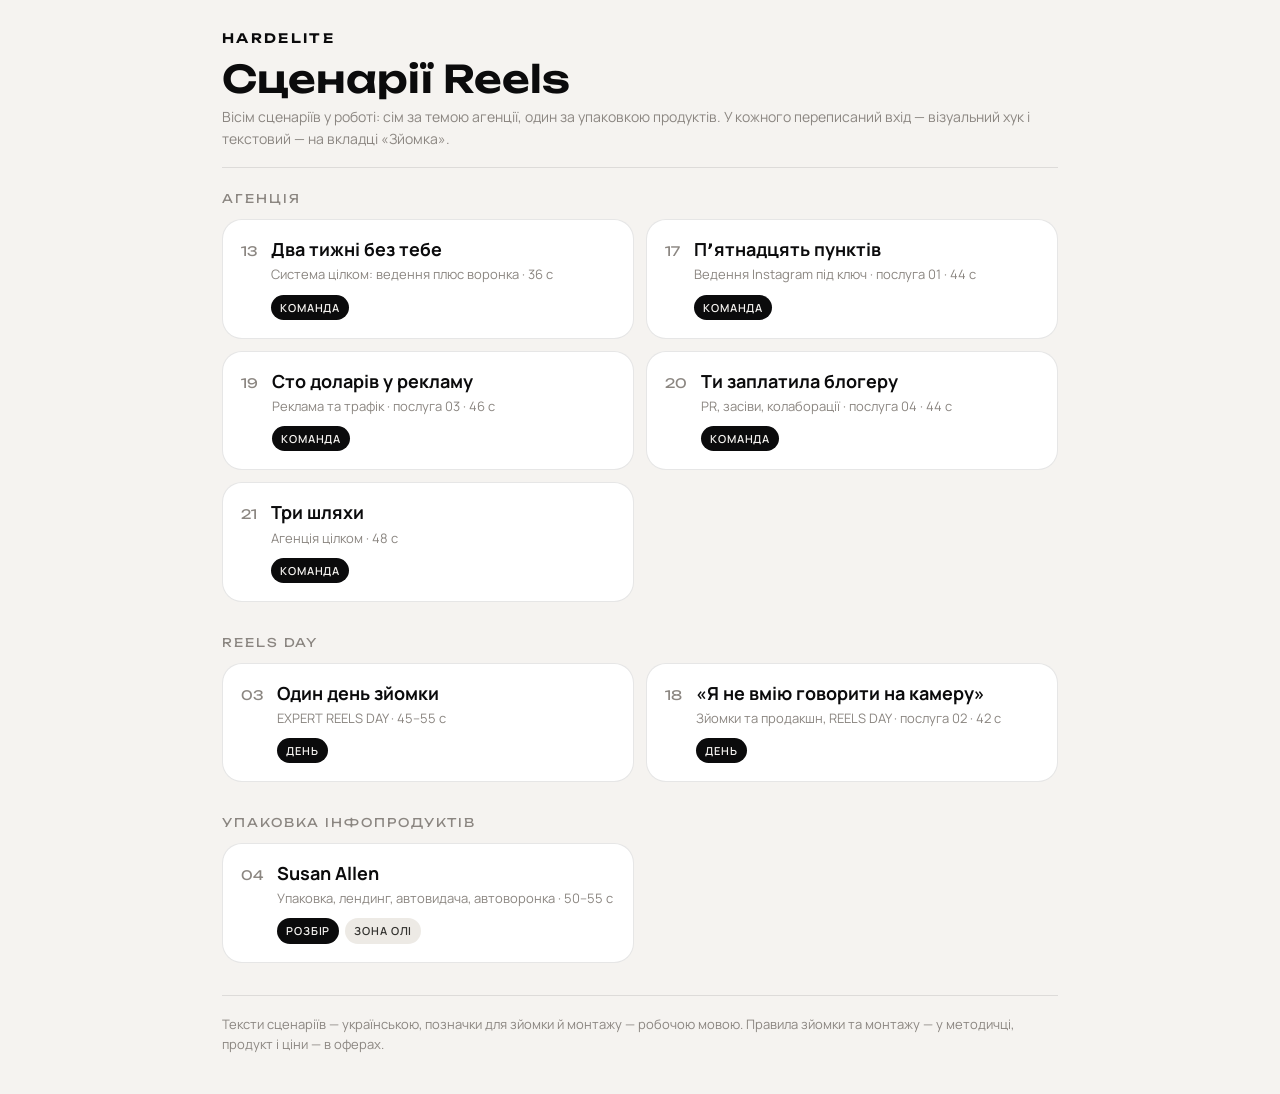
<file: scenarii/index.html>
<!doctype html>
<html lang="uk">
<head>
<meta charset="utf-8">
<meta name="viewport" content="width=device-width, initial-scale=1, viewport-fit=cover">
<meta name="robots" content="noindex, nofollow, noarchive">
<meta name="theme-color" content="#0B0B0C">
<title>Сценарії — HARDELITE</title>
<link rel="preconnect" href="https://fonts.googleapis.com">
<link rel="preconnect" href="https://fonts.gstatic.com" crossorigin>
<link href="https://fonts.googleapis.com/css2?family=Manrope:wght@400;500;600;700&family=Unbounded:wght@500;600&display=swap" rel="stylesheet">
<style>
:root{
  --ink:#0B0B0C; --ink-80:#33322F; --paper:#F5F3F0; --paper-2:#EDEAE5;
  --card:#FFFFFF; --muted:#8B8681; --line:rgba(11,11,12,.10);
  --r:20px; --r-s:12px;
  --sans:'Manrope',system-ui,-apple-system,'Segoe UI',sans-serif;
  --brand:'Unbounded','Manrope',system-ui,sans-serif;
  --gut:clamp(16px,4vw,32px);
}
*,*::before,*::after{box-sizing:border-box}
html,body{margin:0;padding:0}
body{
  background:var(--paper); color:var(--ink); font-family:var(--sans);
  font-size:16px; line-height:1.55; -webkit-font-smoothing:antialiased;
  padding-bottom:40px;
}
.wrap{max-width:900px;margin:0 auto;padding:0 var(--gut)}

/* ---------- шапка ---------- */
header{padding:28px 0 18px;border-bottom:1px solid var(--line);margin-bottom:22px}
.brand{font-family:var(--brand);font-weight:600;font-size:13px;letter-spacing:.18em;text-transform:uppercase}
h1{font-family:var(--brand);font-weight:600;font-size:clamp(26px,6vw,38px);line-height:1.1;margin:10px 0 6px}
.sub{color:var(--muted);font-size:14px;margin:0}


/* ---------- карточки ---------- */
.grid{display:grid;gap:12px;margin:0 0 32px}
.card{
  background:var(--card);border:1px solid var(--line);border-radius:var(--r);
  padding:18px;cursor:pointer;text-align:left;font:inherit;color:inherit;width:100%;
  display:grid;grid-template-columns:auto 1fr;gap:4px 14px;align-items:start;
}
.card:hover{border-color:rgba(11,11,12,.3)}
.card .num{font-family:var(--brand);font-size:13px;color:var(--muted);grid-row:span 3;padding-top:3px}
.card h2{font-size:18px;font-weight:700;margin:0;line-height:1.25}
.card .meta{color:var(--muted);font-size:13px;margin:0}
.card .tags{display:flex;gap:6px;flex-wrap:wrap;margin-top:6px}
.tag{font-size:11px;font-weight:600;letter-spacing:.08em;text-transform:uppercase;
  padding:4px 9px;border-radius:999px;background:var(--paper-2);color:var(--ink-80)}
.tag--word{background:var(--ink);color:var(--paper)}
.tag--first{background:#b4531f;color:#fff}
.hookbox{border:1px solid var(--line);border-radius:var(--r);padding:16px 18px;margin:0 0 14px;background:var(--card)}
.hookbox h4{margin:0 0 4px;font-size:11px;font-weight:700;letter-spacing:.08em;
  text-transform:uppercase;color:var(--muted)}
.hookbox p{margin:0 0 12px;font-size:16px;line-height:1.5}
.hookbox p:last-child{margin-bottom:0}
.group-title{font-family:var(--brand);font-size:12px;letter-spacing:.16em;text-transform:uppercase;
  color:var(--muted);margin:22px 0 10px}

/* ---------- экран сценария ---------- */
.screen{display:none;position:fixed;inset:0;background:var(--paper);z-index:40;overflow-y:auto;
  overscroll-behavior:contain;-webkit-overflow-scrolling:touch}
.screen.is-open{display:block}
.bar{position:sticky;top:0;background:var(--paper);border-bottom:1px solid var(--line);z-index:2}
.bar-in{max-width:900px;margin:0 auto;padding:12px var(--gut);display:flex;gap:10px;align-items:center}
.back{appearance:none;border:0;background:none;font:inherit;font-size:15px;font-weight:600;
  cursor:pointer;color:var(--ink);padding:6px 0}
.bar .spacer{flex:1}
.btn{appearance:none;border:1px solid var(--line);background:var(--card);color:var(--ink);
  font:inherit;font-size:14px;font-weight:600;padding:8px 14px;border-radius:999px;cursor:pointer}
.btn--dark{background:var(--ink);color:var(--paper);border-color:var(--ink)}

.tabs{display:flex;gap:6px;flex-wrap:wrap;margin:18px 0 16px}
.tab{appearance:none;border:0;background:var(--paper-2);color:var(--ink-80);font:inherit;
  font-size:14px;font-weight:600;padding:8px 14px;border-radius:999px;cursor:pointer}
.tab[aria-selected="true"]{background:var(--ink);color:var(--paper)}

.pane{display:none}
.pane.is-on{display:block}

.beat{border-left:2px solid var(--line);padding:0 0 18px 16px;margin:0 0 4px}
.beat .t{font-family:var(--brand);font-size:12px;letter-spacing:.1em;color:var(--muted);
  text-transform:uppercase;margin:0 0 6px}
.beat .say{font-size:19px;line-height:1.5;margin:0;white-space:pre-line}
.note{background:var(--paper-2);border-radius:var(--r-s);padding:14px 16px;margin:0 0 16px;
  font-size:15px;color:var(--ink-80)}
.note strong{color:var(--ink)}
ul.list{margin:0 0 18px;padding-left:20px}
ul.list li{margin:0 0 8px}
.headline{background:var(--ink);color:var(--paper);border-radius:var(--r-s);padding:16px 18px;
  font-size:18px;font-weight:600;line-height:1.35;margin:0 0 18px}
.headline span{display:block;font-family:var(--brand);font-size:11px;letter-spacing:.14em;
  text-transform:uppercase;opacity:.6;margin-bottom:8px;font-weight:500}
h3{font-size:14px;font-family:var(--brand);font-weight:600;letter-spacing:.12em;
  text-transform:uppercase;color:var(--muted);margin:24px 0 10px}
.cap{white-space:pre-line;font-size:16px;line-height:1.6}

/* статус */
.status{display:flex;gap:8px;flex-wrap:wrap;margin:0 0 4px}

/* ---------- суфлёр ---------- */
.prompter{display:none;position:fixed;inset:0;background:#0B0B0C;color:#F5F3F0;z-index:60;
  overflow-y:auto;-webkit-overflow-scrolling:touch}
.prompter.is-open{display:block}
.prompter-in{max-width:760px;margin:0 auto;padding:72px var(--gut) 120px}
.prompter p{font-size:clamp(26px,6.4vw,40px);line-height:1.42;font-weight:600;
  margin:0 0 34px;white-space:pre-line}
.prompter .t{font-family:var(--brand);font-size:13px;letter-spacing:.14em;color:#8B8681;
  text-transform:uppercase;margin:0 0 10px}
.prompter-close{position:fixed;top:14px;right:14px;z-index:61;appearance:none;border:1px solid rgba(245,243,240,.25);
  background:rgba(11,11,12,.8);color:#F5F3F0;font:inherit;font-size:14px;font-weight:600;
  padding:10px 16px;border-radius:999px;cursor:pointer}
.prompter-hint{position:fixed;bottom:0;left:0;right:0;padding:14px;text-align:center;
  font-size:13px;color:#8B8681;background:linear-gradient(transparent,#0B0B0C 40%)}

footer{color:var(--muted);font-size:13px;border-top:1px solid var(--line);padding-top:18px;margin-top:8px}
footer a{color:var(--ink-80)}
@media (min-width:720px){ .grid{grid-template-columns:1fr 1fr} }
</style>
</head>
<body>

<div class="wrap" id="home">
  <header>
    <div class="brand">HARDELITE</div>
    <h1>Сценарії Reels</h1>
    <p class="sub">Вісім сценаріїв у роботі: сім за темою агенції, один за упаковкою продуктів. У кожного переписаний вхід — візуальний хук і текстовий — на вкладці «Зйомка».</p>
  </header>

  <div id="list"></div>

  <footer>
    Тексти сценаріїв — українською, позначки для зйомки й монтажу — робочою мовою.
    Правила зйомки та монтажу — у методичці, продукт і ціни — в оферах.
  </footer>
</div>

<div class="screen" id="screen" role="dialog" aria-modal="true">
  <div class="bar">
    <div class="bar-in">
      <button class="back" id="back">← Усі сценарії</button>
      <div class="spacer"></div>
      <button class="btn btn--dark" id="openPrompter">Суфлер</button>
    </div>
  </div>
  <div class="wrap" id="screenBody"></div>
</div>

<div class="prompter" id="prompter">
  <button class="prompter-close" id="closePrompter">Закрити</button>
  <div class="prompter-in" id="prompterBody"></div>
  <div class="prompter-hint">Гортай великим пальцем. Екран не гасне, поки сторінка відкрита</div>
</div>

<script>
const S = [
{
  n:3, group:'reelsday', title:'Один день зйомки',
  sells:'EXPERT REELS DAY', who:'Експерти, блогери, бренди', len:'45–55 с', word:'ДЕНЬ',
  hookV:`Швидка нарізка одного дня в півтори секунди: клацає хлопавка, міняється одяг, міняється фон, падає світло. Останній кадр нарізки — сітка знятих роликів на екрані телефона.`,
  hookT:`Пʼятнадцять роликів за один день. І так, я теж колись знімала один ролик по дві години, а потім лежала.`,
  head:'Один день зйомки — 15 Reels. Ось як це виглядає',
  beats:[
    {t:'0–4 с · хук', s:`Це вісім годин. У кінці — пʼятнадцять готових Reels, яких вистачить на місяць.`},
    {t:'4–11 с · актуалізація', s:`Найдорожча фраза в блозі експерта — «я не знаю, що говорити в кадрі». Через неї контент стоїть місяцями. Ось як ми її прибираємо за один день.`},
    {t:'11–38 с · основна частина', s:`Крок перший — до зйомки. Сценарії. Не теми, а готові тексти: що ти говориш у перші три секунди і чим закінчуєш.

Крок другий — образи й локації. Два-три образи, і один день виглядає як місяць різного контенту.

Крок третій — сама зйомка. Я стою поруч і ставлю подачу: де пауза, де подивитись у камеру, де повторити. Ніхто не залишається сам перед обʼєктивом.

Крок четвертий — монтаж, субтитри, обкладинки й тексти публікацій. Ти отримуєш не «матеріал», а готові Reels, які можна викладати.`},
    {t:'38–46 с · висновок', s:`Контент стоїть не тому, що немає часу знімати. Тому що немає що говорити. Сценарій знімає цю проблему.`},
    {t:'46–55 с · заклик', s:`Слово ДЕНЬ в Direct — розкажу, як проходить день зйомки по годинах, і підберемо дату під твій запуск.`}
  ],
  shoot:'Бекстейдж на реальному Expert Reels Day. Потрібні: кадр з камерою і світлом, «клієнт у кадрі + Вероніка підказує», таймлайн монтажу на ноуті, фінал — сітка готових обкладинок. Репліки пишемо окремо, крупним планом, після зйомки клієнта.',
  edit:['Голос за кадром + врізки з майданчика, обличчя тільки на хуку й на висновку. Наскрізна озвучка збирається першою',
    'Кроки підписувати: 01 СЦЕНАРІЇ, 02 ОБРАЗИ, 03 ЗЙОМКА, 04 МОНТАЖ',
    'Таймкоди на екрані: 9:00, 11:30, 14:00, 18:00',
    'Фінальний кадр: сітка з 15 обкладинок, швидкий зум 100 → 120',
    'Акцентні слова: ОДИН ДЕНЬ, 15 REELS, МІСЯЦЬ',
    'Музика енергійніша, але давимо сильніше: −20, не −14'],
  cover:'Кадр з камерою і світлом + текст: «8 годин = / 15 Reels»'
},
{
  n:4, group:'pack', title:'Susan Allen', zone:'Зона Олі',
  sells:'Упаковка, лендинг, автовидача, автоворонка', who:'Експерти, які вже щось продають', len:'50–55 с', word:'РОЗБІР',
  hookV:`Екран чужого сайту. Курсор виділяє рядок «Hello, I am Susan Allen» — текст із шаблону, який забули замінити. Зум на виділене.`,
  hookT:`Жінка продає на десятки тисяч. А на її сайті досі живе якась Сьюзен Аллен. І Сьюзен, схоже, продає краще.`,
  head:'Я відкрила сайт експерта і побачила «Hello, I am Susan Allen»',
  beats:[
    {t:'0–5 с · хук', s:`Я відкрила сайт експертки, щоб записатись. Перше, що побачила — фото чужої жінки і підпис «Hello, I am Susan Allen».`},
    {t:'5–12 с · актуалізація', s:`Це був шаблон конструктора, який вона не до кінця переробила. Дивись до кінця: зараз покажу чотири місця, де сторінка зливає людей, уже готових платити. Четверте є майже в усіх.`},
    {t:'12–40 с · основна частина', s:`Перше — превʼю посилання. Коли ти кидаєш сайт у Direct, людина бачить картинку й підпис. Якщо там чужа жінка або «website template demo» — посилання виглядає битим. Його просто не відкривають.

Друге — немає форми. Жодної. Уся воронка впирається в «напишіть мені». Хто не написав у ту ж хвилину — втрачений. І ти навіть не знаєш, скільком.

Третє — оплата перевіряється вручну. Між «я готовий платити» і «я отримав» — твоя ніч. Це найдорожча пауза у всьому запуску.

Четверте — після покупки немає нічого. Людина купила гайд і пішла. А далі мала бути консультація, а потім пакет на десять сесій.`},
    {t:'40–48 с · висновок', s:`У таку сторінку рекламу лити не можна — трафік ліється в дірку. Спочатку фундамент, потім реклама.`},
    {t:'48–55 с · заклик', s:`Слово РОЗБІР в Direct — дай посилання на свою сторінку, і я пройду ці чотири точки по ній. Скажу, де саме ти втрачаєш заявки.`}
  ],
  shoot:'Третій образ. Сидячи, з телефоном — показуємо екран, але все на ньому підставне: демо-сторінка з чужим шаблоном спеціально під зйомку.',
  edit:['На хуку — екран телефона крупно, превʼю посилання з чужим фото. Головний кадр ролика',
    'Чотири місця підписувати цифрами, на кожне — наочна врізка',
    'На «трафік ліється в дірку» — анімація: стрілки входять, з дірки сиплеться',
    'Темп тримати, склейка кожні 2 секунди, пауза тільки на висновку',
    'Акцентні слова: ЧОТИРИ МІСЦЯ, ЖОДНОЇ ФОРМИ, ДІРКА',
    'Скриншоти сторінки — через ефект 3D-екрана з практикуму'],
  cover:'Скриншот превʼю посилання з чужим фото + текст: «Це не її сайт»'
},
{
  n:13, group:'agency', title:'Два тижні без тебе',
  sells:'Система цілком: ведення плюс воронка', who:'Тепла аудиторія, ті, хто втомився', len:'36 с', word:'КОМАНДА',
  hookV:`Валіза біля дверей, світло з передпокою. Рука тягнеться до ручки — і спиняється на пів дорозі. Телефон у другій руці світиться.`,
  hookT:`Зникни на два тижні. Просто уяви. Що продовжить працювати без тебе? Отож.`,
  head:'Уяви, що тебе немає два тижні',
  beats:[
    {t:'0–3 с · хук', s:`Уяви, що тебе немає два тижні. Не відпустка з телефоном — немає зовсім.`},
    {t:'3–10 с · три питання', s:`Що продовжує працювати? Контент виходить? Хтось відповідає людям? Хтось приймає оплати?`},
    {t:'10–16 с · діагноз', s:`Якщо «ні» на всі три — у тебе не бізнес. У тебе робота, з якої не можна піти.`},
    {t:'16–26 с · ескалація', s:`І найгірше навіть не те, що ти не відпочиваєш. Найгірше, що ти не можеш хворіти. Не можеш взяти день. Не можеш вирости — бо все впирається у твої двадцять чотири години.`},
    {t:'26–29 с · пауза', s:`Два тижні. Перевір себе чесно.`},
    {t:'29–36 с · фінал', s:`Контент, відповіді й оплати можуть іти без тебе. Це збирається за три-чотири тижні, і після цього ти потрібна там, де справді треба тебе. Напиши слово КОМАНДА — покажу, що в твоєму випадку відвʼязувати першим.`}
  ],
  shoot:'Інструмент — переживання втрати, а не обіцянка вигоди. Єдиний ролик партії у вечірньому теплому світлі, тіні глибші. Останні сім секунд звучать мʼяко: якщо закінчити на болю, людина закриє і не напише.',
  edit:['Три питання виводимо списком з порожніми квадратами — глядач мисленно їх не відмічає, і це вся робота кадру',
    'Три врізки на ескалації по 2 с: валіза біля дверей, градусник, накритий стіл, до якого не сіли',
    'Єдине місце партії, де можна handheld — решта на статиці',
    'Фінал: dolly out, у кадрі зʼявляється вікно, фон світлішає',
    'Акцентні слова: ДВА ТИЖНІ, НЕ БІЗНЕС, НЕ МОЖЕШ ХВОРІТИ, БЕЗ ТЕБЕ'],
  cover:'Валіза біля дверей, світло з передпокою + текст: «Два тижні без тебе. / Що залишиться?»'
},
{
  n:17, group:'agency', title:'Пʼятнадцять пунктів',
  sells:'Ведення Instagram під ключ · послуга 01', who:'Експерти й бренди, які ведуть самі або з фрилансером', len:'44 с', word:'КОМАНДА',
  hookV:`Аркуш паперу, рука ставить галочки згори вниз, список іде за нижній край кадру. Лічильник у куті росте.`,
  hookT:`Мені сказали, що я беру гроші за те, щоб постити картинки. Добре. Зараз порахую вголос, за що саме.`,
  head:'«Ведення Instagram» звучить як «постити за тебе». Рахую вголос',
  beats:[
    {t:'0–4 с · хук', s:`«Ведення Instagram» звучить як «постити за тебе». Давай я порахую вголос, що це насправді.`},
    {t:'4–12 с · до зйомки', s:`Стратегія. Контент-план на місяць. Аналіз конкурентів і ніші. Точки входу — місця, де людина вперше тебе розуміє. Це все до того, як знята перша секунда відео.`},
    {t:'12–22 с · виробництво', s:`Далі сценарії. Зйомка. Монтаж. Обкладинки. Тексти під кожну публікацію. Субтитри, звук, кольор. Публікація за часом, а не коли ти згадала.`},
    {t:'22–30 с · невидиме', s:`І те, чого не видно: аналітика щомісяця, оформлення профілю й актуальних, органічне просування — і людина, в якої можна спитати «а це взагалі нормально виглядає?».`},
    {t:'30–34 с · пауза', s:`Пʼятнадцять пунктів. Порахуй, скільки з них зараз на тобі.`},
    {t:'34–44 с · фінал', s:`Якщо більше пʼяти — ти не ведеш сторінку, ти працюєш другу зміну. Ми забираємо всі пʼятнадцять і залишаємо тобі один: прийти на зйомку і бути собою. Напиши слово КОМАНДА — покажу, як це виглядає по тижнях.`}
  ],
  shoot:'Інструмент — інвентаризація чужої роботи: ціну виправдовує не список того, що робимо ми, а список того, що людина перестає робити сама. Вероніка злiва кадру, праворуч лічильник. Пʼятнадцять пунктів звірити зі сайтом по списку, а не по памʼяті.',
  edit:['Лічильник у куті — головний прийом: цифра росте з кожним названим пунктом, 01 … 15, глядач чекає, де вона спиниться',
    'Чотири врізки по 2,5 с на виробництві: розкадровка, камера, таймлайн, сітка профілю',
    'На паузі всі пʼятнадцять виходять списком дрібним кеглем — цей кадр і зберігають',
    'Акцентні слова: ПʼЯТНАДЦЯТЬ, ДО ПЕРШОЇ СЕКУНДИ, ДРУГА ЗМІНА, ОДИН ПУНКТ'],
  cover:'Список із пʼятнадцяти рядків, згори цифра 15 + текст: «Скільки з цього / робиш ти?»'
},
{
  n:18, group:'reelsday', title:'«Я не вмію говорити на камеру»',
  sells:'Зйомки та продакшн, REELS DAY · послуга 02', who:'Експерти, які хочуть Reels і бояться камери', len:'42 с', word:'ДЕНЬ',
  hookV:`Людина перед камерою. Набирає повітря, відкриває рот — і махає рукою: стоп. Знімаємо збоку, у кадрі видно світло і штатив.`,
  hookT:`«Я не вмію говорити на камеру». І не треба. Я теж не вмію стригти — ходжу до майстра і якось живу.`,
  head:'«Я не вмію говорити на камеру». Це не проблема',
  beats:[
    {t:'0–4 с · хук', s:`«Я не вмію говорити на камеру». Я чую це від кожної другої. І це не проблема — це просто не твоя робота.`},
    {t:'4–10 с · зняття', s:`Ти не повинна вміти. Ти повинна знати свою справу. Говорити — вчимо на місці, і ось як саме.`},
    {t:'10–18 с · текст', s:`Текст уже написаний до зйомки. Ти не придумуєш у кадрі і не згадуєш, що хотіла сказати. Читаєш із суфлера або повторюєш за мною по реченню.`},
    {t:'18–26 с · подача', s:`Подача ставиться на зйомці. Де зробити паузу, куди подивитись, що зробити з руками. Я стою за камерою і кажу це вголос, поки не стане звично.`},
    {t:'26–34 с · дублі й монтаж', s:`Дублів стільки, скільки потрібно. Невдалих не бачить ніхто, крім нас. А потім монтажер прибирає всі «ееее» і довгі паузи — і на екрані людина, яка говорить впевнено.`},
    {t:'34–38 с · пауза', s:`Ти не граєш. Ти просто розказуєш своє.`},
    {t:'38–42 с · фінал', s:`Перший раз страшно хвилин двадцять. Потім ти питаєш, коли наступна зйомка. Напиши слово ДЕНЬ — розкажу, як проходить день.`}
  ],
  shoot:'Інструмент — зняття заперечення демонстрацією, а не суперечкою: не переконуємо, що людина вміє, а показуємо, що вміння не потрібне. Найтепліша інтонація, жодного «ти повинна» без зняття. Знімається окремо, на справжньому контент-дні.',
  edit:['Backstage-кадр — головний актив ролика: загальний план зі сторони, видно світло, камеру і як Вероніка веде людину. Знімаємо на найближчому контент-дні, він потрібен ще й сценарію 3',
    'Врізка суфлера: рядки йдуть по екрану',
    'Врізка таймлайну: ряд дублів, вирізані куски зникають',
    'Чотири блоки: ТЕКСТ — МИ, ПОДАЧА — МИ, ДУБЛІ — СКІЛЬКИ ТРЕБА, «ЕЕЕ» — МОНТАЖЕР',
    'Акцентні слова: НЕ ТВОЯ РОБОТА, ВЖЕ НАПИСАНИЙ, НЕ БАЧИТЬ НІХТО, ДВАДЦЯТЬ ХВИЛИН'],
  cover:'Backstage: людина в кадрі, камера на передньому плані в розфокусі + текст: «„Я не вмію / говорити на камеру“»'
},
{
  n:19, group:'agency', title:'Сто доларів у рекламу',
  sells:'Реклама та трафік · послуга 03', who:'Ті, хто збирається вмикати рекламу або вже зливав бюджет', len:'46 с', word:'КОМАНДА',
  hookV:`Екран рекламного кабінету, палець над кнопкою «Опублікувати». Завмирає.`,
  hookT:`Не вмикай рекламу. Серйозно, прибери палець. Зараз поясню, як красиво спалити сто доларів за три дні.`,
  head:'Хочеш залити сто доларів у рекламу — не роби цього',
  beats:[
    {t:'0–4 с · хук', s:`Якщо ти хочеш зараз залити сто доларів у рекламу — не роби цього. Я скажу, куди вони підуть.`},
    {t:'4–12 с · механіка попиту', s:`Реклама не створює попит. Вона просто приводить людей туди, де ти вже є. Якщо там немає сторінки, немає форми й немає відповіді за хвилину — ти платиш за людей, які прийшли і не знайшли, що робити.`},
    {t:'12–20 с · відмова', s:`Тому ми не беремо трафік окремо, поки не стоїть шлях. Це єдина послуга, на яку ми кажемо «ще рано» — і кажемо це до того, як узяти гроші.`},
    {t:'20–30 с · як рахуємо', s:`А коли шлях стоїть, перші сто доларів — це ще не продажі. Це тест: три-чотири аудиторії, кілька креативів. Ми дивимось, де звернення дешевше. Те, що працює, масштабуємо. Те, що ні, вимикаємо на другий день, а не через місяць.`},
    {t:'30–34 с · пауза', s:`Реклама — це не лотерея. Це таблиця.`},
    {t:'34–46 с · фінал', s:`І ти бачиш цю таблицю: скільки витрачено, скільки звернень, скільки коштує одне. Без «ми працюємо над цим». Напиши слово КОМАНДА — подивлюсь, чи тобі вже можна вмикати рекламу. І скажу прямо, якщо ні.`}
  ],
  shoot:'Інструмент — антипродаж плюс прозорість цифр: відмова від грошей читається як компетентність. Перші чотири секунди йдуть проти очікування — від агенції чекають «давай запустимо». Рівне світло, однотонний фон, без усмішки на хуку.',
  edit:['Таблиця в четвертому біті — НАША СПРАВЖНЯ, з будь-якого свого проєкту, з замазаними іменами. Намальована читається одразу, і ролик про прозорість перетворюється на свою протилежність',
    'Три колонки лишаються на екрані до паузи: ВИТРАЧЕНО, ЗВЕРНЕНЬ, ЦІНА ЗВЕРНЕННЯ — кадр для збережень',
    'Врізка на механіці: сторінка без форми, курсор іде назад',
    'На 30-й секунді тиша і чорний кадр',
    'Акцентні слова: НЕ РОБИ ЦЬОГО, НЕ СТВОРЮЄ ПОПИТ, ЩЕ РАНО, НЕ ЛОТЕРЕЯ — ТАБЛИЦЯ'],
  cover:'Таблиця з цифрами на темному + текст: «Куди підуть / твої 100 $»'
},
{
  n:20, group:'agency', title:'Ти заплатила блогеру',
  sells:'PR, засіви, колаборації · послуга 04', who:'Ті, у кого був невдалий досвід реклами в блогерів', len:'44 с', word:'КОМАНДА',
  hookV:`Екран статистики, цифра «+17» за тиждень. Поруч на столі — переказ на три тисячі.`,
  hookT:`Три тисячі гривень за сімнадцять підписників. Вітаю, ти купила найдорожчих людей у своєму житті.`,
  head:'Сімнадцять підписників і нуль заявок. Причина не в блогері',
  beats:[
    {t:'0–4 с · хук', s:`Ти заплатила блогеру, вийшла реклама, прийшло сімнадцять підписників і нуль заявок. Причина не в блогері.`},
    {t:'4–10 с · актуалізація', s:`Я подивилась багато таких засівів. Помилки три, і третя коштує найдорожче. Якщо ти колись платила за рекламу — дивись до кінця.`},
    {t:'10–18 с · перша', s:`Перша. Обрали за кількістю підписників. А важить не вона, а хто в коментарях і чи їм відповідають. Сто тисяч мертвих підписників — це нуль.`},
    {t:'18–26 с · друга', s:`Друга. Блогер сказав «переходьте в профіль». Людина перейшла, побачила твою шапку і пішла. Реклама відпрацювала. Упаковка — ні.`},
    {t:'26–34 с · третя', s:`Третя, найдорожча. Один засів, один раз. Людина бачить тебе вперше і має одразу купити — так не буває. Засів — це знайомство, і їх треба кілька, в різних місцях, протягом місяця.`},
    {t:'34–38 с · пауза', s:`Ти не переплатила. Ти недоробила навколо.`},
    {t:'38–44 с · фінал', s:`Ми робимо це системою: підбір і перевірка, домовленості, посадкова під конкретну аудиторію і кілька дотиків замість одного. Напиши слово КОМАНДА — подивлюсь, у кого тобі є сенс іти.`}
  ],
  shoot:'Інструмент — розбір знайомого провалу: переносимо причину туди, де її можна виправити. Структура «три причини, третя найдорожча» — з методички, обіцянка третьої тримає до кінця. Усі врізки підставні: ніша маленька, справжнього блогера впізнають навіть розмитим.',
  edit:['Пронумеровані блоки 1, 2, 3 — третій виходить з імпактом, він обіцяний на початку',
    'Врізки: два профілі поруч (цифра підписників проти порожніх коментарів), перехід зі сторіс у профіль, графік з одним спалахом проти кількох',
    'На 34-й секунді тиша і чорний кадр',
    'Акцентні слова: НЕ В БЛОГЕРІ, СТО ТИСЯЧ МЕРТВИХ, УПАКОВКА — НІ, ЗНАЙОМСТВО, А НЕ ПРОДАЖ'],
  cover:'Цифри 17 і 0 крупно + текст: «17 підписників. / 0 заявок»'
},
{
  n:21, group:'agency', title:'Три шляхи',
  sells:'Агенція цілком', who:'Ті, хто саме зараз вибирає виконавця', len:'48 с', word:'КОМАНДА',
  hookV:`Рука розкладає на склі три стікери в ряд і підписує кожен. На третьому спиняється.`,
  hookT:`Є три способи зробити собі контент. Два з них ти вже пробувала, і обидва тобі не сподобались.`,
  head:'Три способи зробити собі контент — включно з тими, де ми не потрібні',
  beats:[
    {t:'0–4 с · хук', s:`Є три способи зробити собі контент. Розкажу всі три — включно з тими, де ми не потрібні.`},
    {t:'4–14 с · шлях 1', s:`Перший — швидко, дешево і як у всіх. Фрилансер, шаблонні рилси, чужі тренди. Це нормальний варіант, якщо тобі треба просто не мовчати. Він не приводить клієнтів — і не має цього робити.`},
    {t:'14–26 с · шлях 2', s:`Другий — кожен сам за себе. Окремо сценарист, окремо оператор, окремо монтажер, окремо таргетолог. Кожен робить свою частину добре. А звʼязувати їх будеш ти: ти станеш проєкт-менеджером власного контенту. Якщо в тебе є на це години і є смак — це робочий варіант.`},
    {t:'26–38 с · шлях 3', s:`Третій — одна команда до результату. Маркетолог, дизайнер, монтажер і контент-менеджер, які вже працювали разом і не перекладають одне на одного. Ти кажеш, що продаєш. Далі питання приходять до тебе раз на тиждень, а не щодня.`},
    {t:'38–42 с · пауза', s:`Дорожче не той, у кого вищий чек. Дорожче той, де твої години.`},
    {t:'42–48 с · фінал', s:`Ми — третій варіант. І ми не підходимо тим, кому треба просто постити. Напиши слово КОМАНДА — скажу, який із трьох шляхів тобі зараз вигідніший. Навіть якщо це не ми.`}
  ],
  shoot:'Інструмент — порівняння трьох варіантів, де вибір робить глядач: ми не кажемо «ми краще», ми називаємо справжню ціну кожного шляху в годинах. Фраза «навіть якщо це не ми» має бути справжньою — одна така відповідь повертається через пів року готовим клієнтом.',
  edit:['Три пронумеровані картки 01, 02, 03 — кожна лишається, до 38-ї секунди видно всі три поруч. Це кадр для збережень і для пересилки тому, хто питає «а нащо агенція»',
    'Врізка на першому шляху: три однакові шаблонні рилси підряд',
    'Схема на другому: чотири окремі кружки і людина в центрі зі стрілками до всіх',
    'Кадр четверох за одним столом — робочий, не постановочний. Потрібен ще й сценарію 6',
    'Акцентні слова: ЯК У ВСІХ, ЗВʼЯЗУВАТИ БУДЕШ ТИ, РАЗ НА ТИЖДЕНЬ, ТВОЇ ГОДИНИ'],
  cover:'Три картки в ряд, третя підсвічена + текст: «Три шляхи. / Один з них коштує тобі годинами»'
}
];

const $ = s => document.querySelector(s);
const list = $('#list'), screen = $('#screen'), body = $('#screenBody');
const prompter = $('#prompter'), pBody = $('#prompterBody');
let current = null;

const GROUPS = [
  ['agency','Агенція'],
  ['reelsday','REELS DAY'],
  ['pack','Упаковка інфопродуктів']
];

const esc = t => String(t).replace(/[&<>]/g, c => ({'&':'&amp;','<':'&lt;','>':'&gt;'}[c]));

function render(){
  list.innerHTML = GROUPS.map(([g,label]) => {
    const picked = S.filter(x => x.group === g);
    if(!picked.length) return '';
    const items = picked.map(x => `
      <button class="card" data-n="${x.n}">
        <div class="num">${String(x.n).padStart(2,'0')}</div>
        <h2>${esc(x.title)}</h2>
        <p class="meta">${esc(x.sells)} · ${esc(x.len)}</p>
        <div class="tags">
          <span class="tag tag--word">${esc(x.word)}</span>
          ${x.zone ? `<span class="tag">${esc(x.zone)}</span>` : ''}
        </div>
      </button>`).join('');
    return `<div class="group-title">${label}</div><div class="grid">${items}</div>`;
  }).join('');
}

function open(n){
  const x = S.find(s => s.n === n); if(!x) return;
  current = x;
  body.innerHTML = `
    <h1 style="margin-top:22px">${esc(x.title)}</h1>
    <p class="sub" style="margin-bottom:16px">${esc(x.sells)} · ${esc(x.who)} · ${esc(x.len)}</p>
    <div class="status">
      <span class="tag tag--word">Кодове слово: ${esc(x.word)}</span>
    </div>
    <div class="tabs" role="tablist">
      <button class="tab" role="tab" aria-selected="true" data-pane="say">Текст</button>
      <button class="tab" role="tab" aria-selected="false" data-pane="shoot">Зйомка</button>
      <button class="tab" role="tab" aria-selected="false" data-pane="edit">Монтаж</button>
    </div>
    <div class="pane is-on" data-pane="say">
      <div class="headline"><span>Заголовок на екрані · висить 0–4 с</span>${esc(x.head)}</div>
      ${x.beats.map(b => `<div class="beat"><p class="t">${esc(b.t)}</p><p class="say">${esc(b.s)}</p></div>`).join('')}
    </div>
    <div class="pane" data-pane="shoot">
      ${x.hookV ? `<div class="hookbox">
        <h4>Візуальний хук · перша секунда</h4><p>${esc(x.hookV)}</p>
        <h4>Текстовий хук · що звучить. Тон: жартуємо і тригеримо, не пояснюємо</h4><p>${esc(x.hookT)}</p>
      </div>` : ''}
      <div class="note">${esc(x.shoot)}</div>
      <h3>Обкладинка</h3>
      <p class="cap">${esc(x.cover)}</p>
    </div>
    <div class="pane" data-pane="edit">
      <ul class="list">${x.edit.map(e => `<li>${esc(e)}</li>`).join('')}</ul>
      <div class="note"><strong>Загальне для всіх:</strong> субтитри Nexa Text Regular 90, трекінг −54, рядок 25 символів. Акцентне слово — Geometria Bold великими, окремим шаром. Голос: Gain +10 → Hard Limiter −5 → еквалайзер Vocal. Експорт 4K, 20 Мбіт/с.</div>
    </div>`;
  screen.classList.add('is-open');
  screen.scrollTop = 0;
  document.body.style.overflow = 'hidden';
}

function close(){
  screen.classList.remove('is-open');
  document.body.style.overflow = '';
  current = null; render();
}

function openPrompter(){
  if(!current) return;
  pBody.innerHTML = current.beats
    .map(b => `<p class="t">${esc(b.t)}</p><p>${esc(b.s)}</p>`).join('');
  prompter.classList.add('is-open');
  prompter.scrollTop = 0;
}

list.addEventListener('click', e => {
  const c = e.target.closest('.card'); if(c) open(Number(c.dataset.n));
});
body.addEventListener('click', e => {
  const t = e.target.closest('.tab');
  if(t){
    body.querySelectorAll('.tab').forEach(o => o.setAttribute('aria-selected', String(o === t)));
    body.querySelectorAll('.pane').forEach(p => p.classList.toggle('is-on', p.dataset.pane === t.dataset.pane));
  }
});
$('#back').addEventListener('click', close);
$('#openPrompter').addEventListener('click', openPrompter);
$('#closePrompter').addEventListener('click', () => prompter.classList.remove('is-open'));
document.addEventListener('keydown', e => {
  if(e.key !== 'Escape') return;
  if(prompter.classList.contains('is-open')) prompter.classList.remove('is-open');
  else if(screen.classList.contains('is-open')) close();
});

/* экран не гаснет, пока страница открыта — удобно на съёмке */
if('wakeLock' in navigator){
  let lock = null;
  const req = async () => { try{ lock = await navigator.wakeLock.request('screen'); }catch(e){} };
  req();
  document.addEventListener('visibilitychange', () => {
    if(document.visibilityState === 'visible') req();
  });
}

render();
</script>
</body>
</html>
</file>
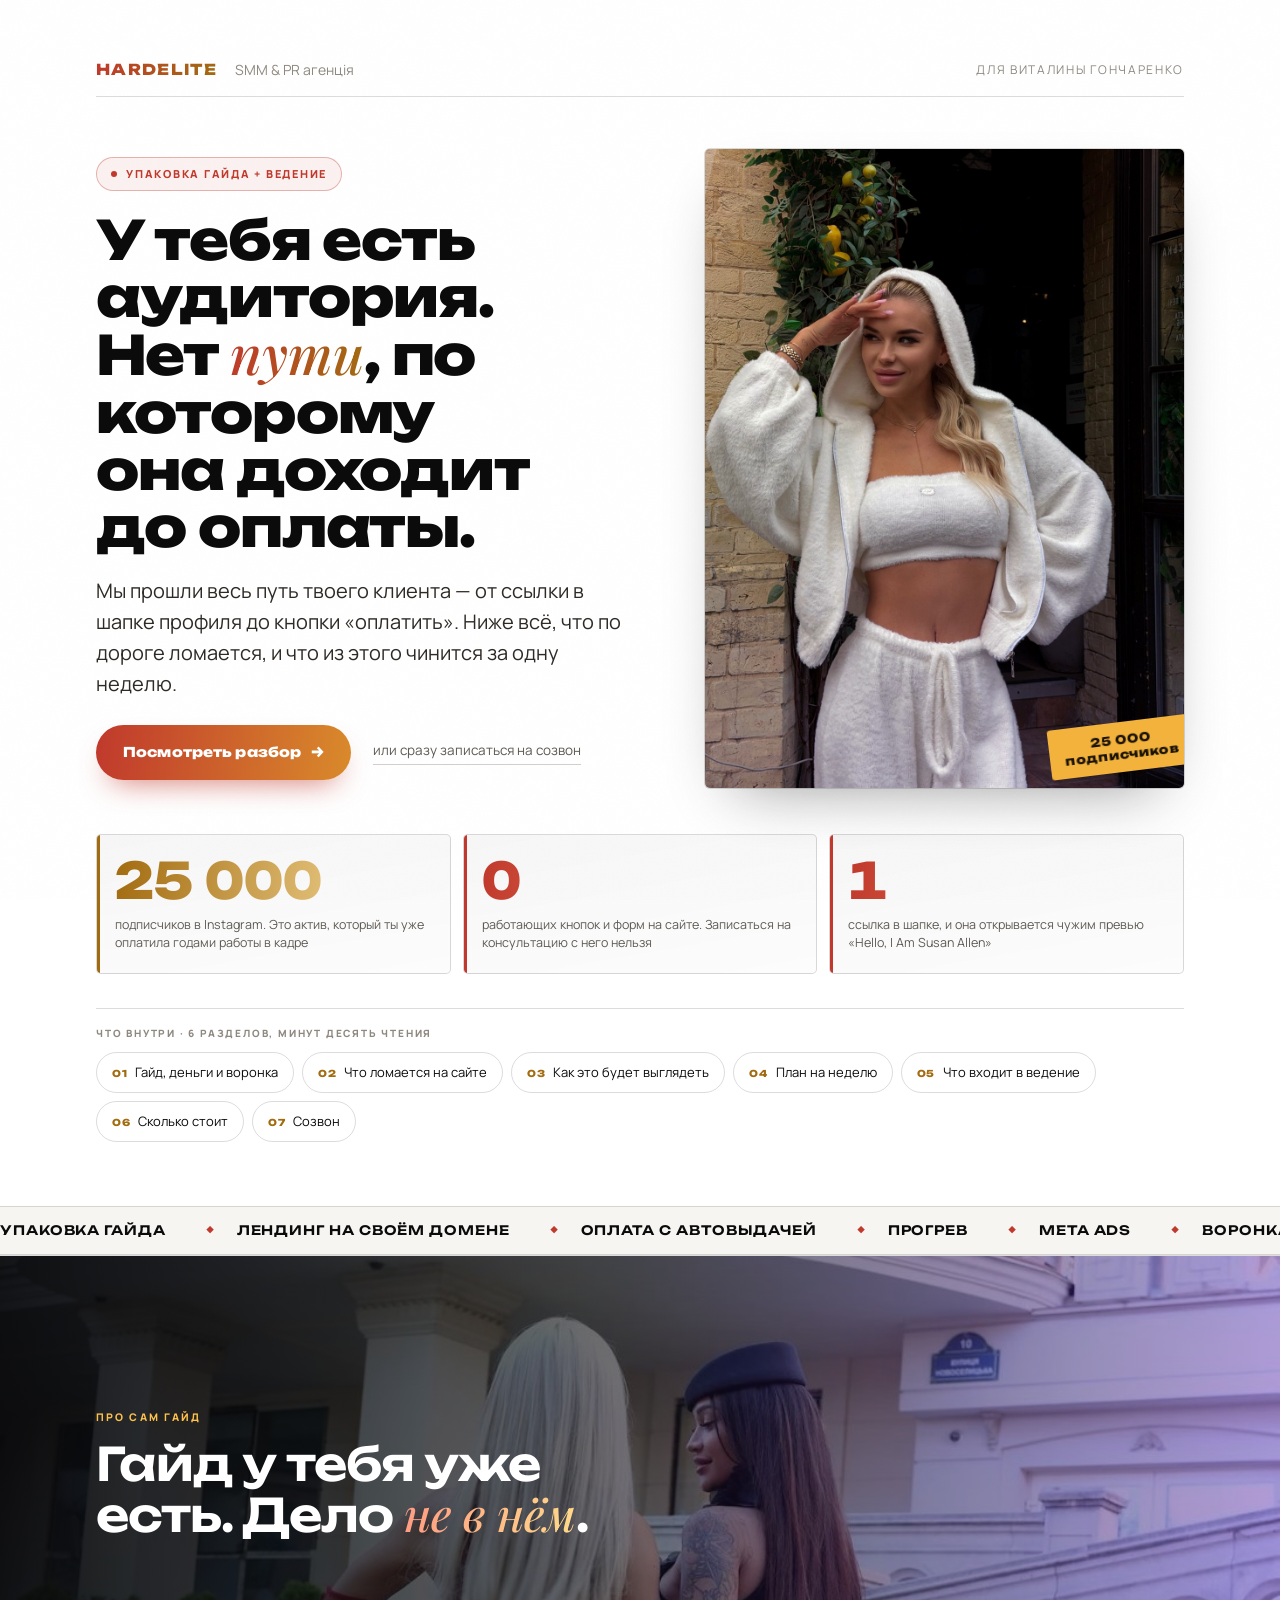
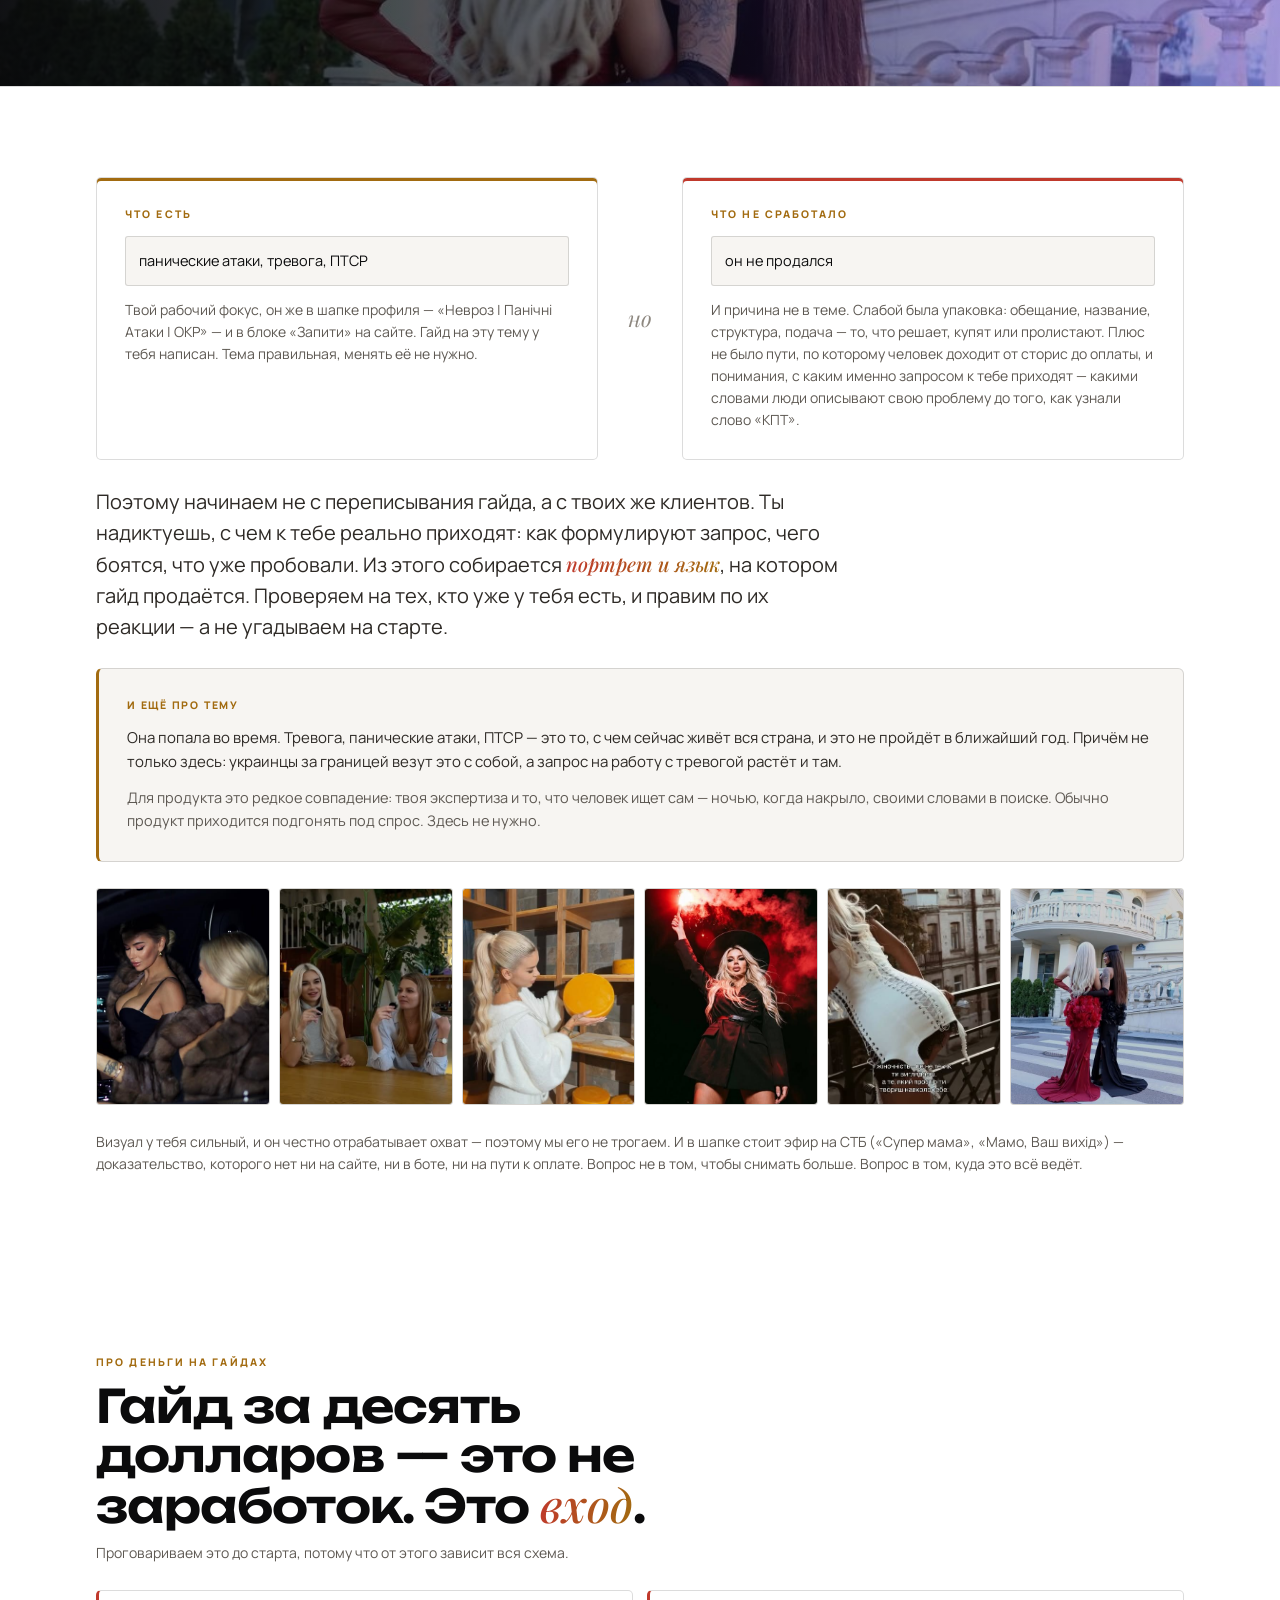
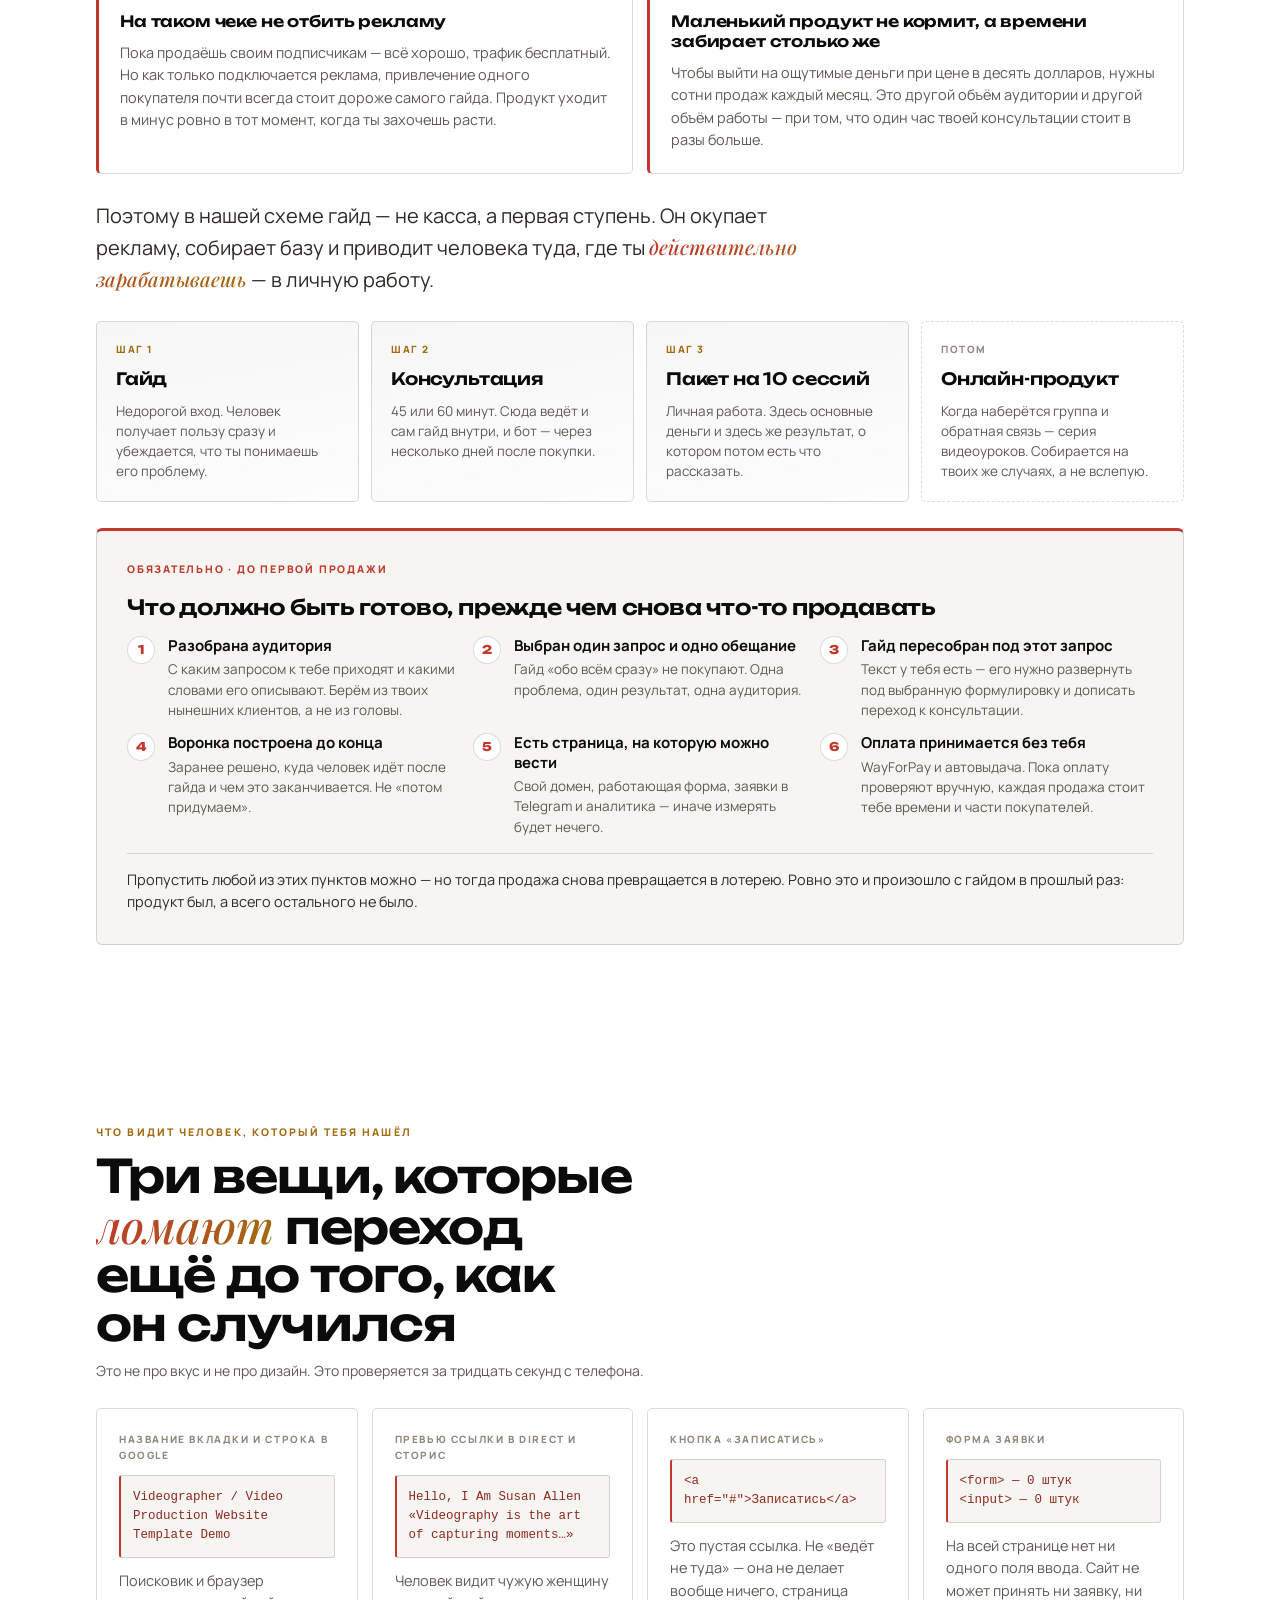
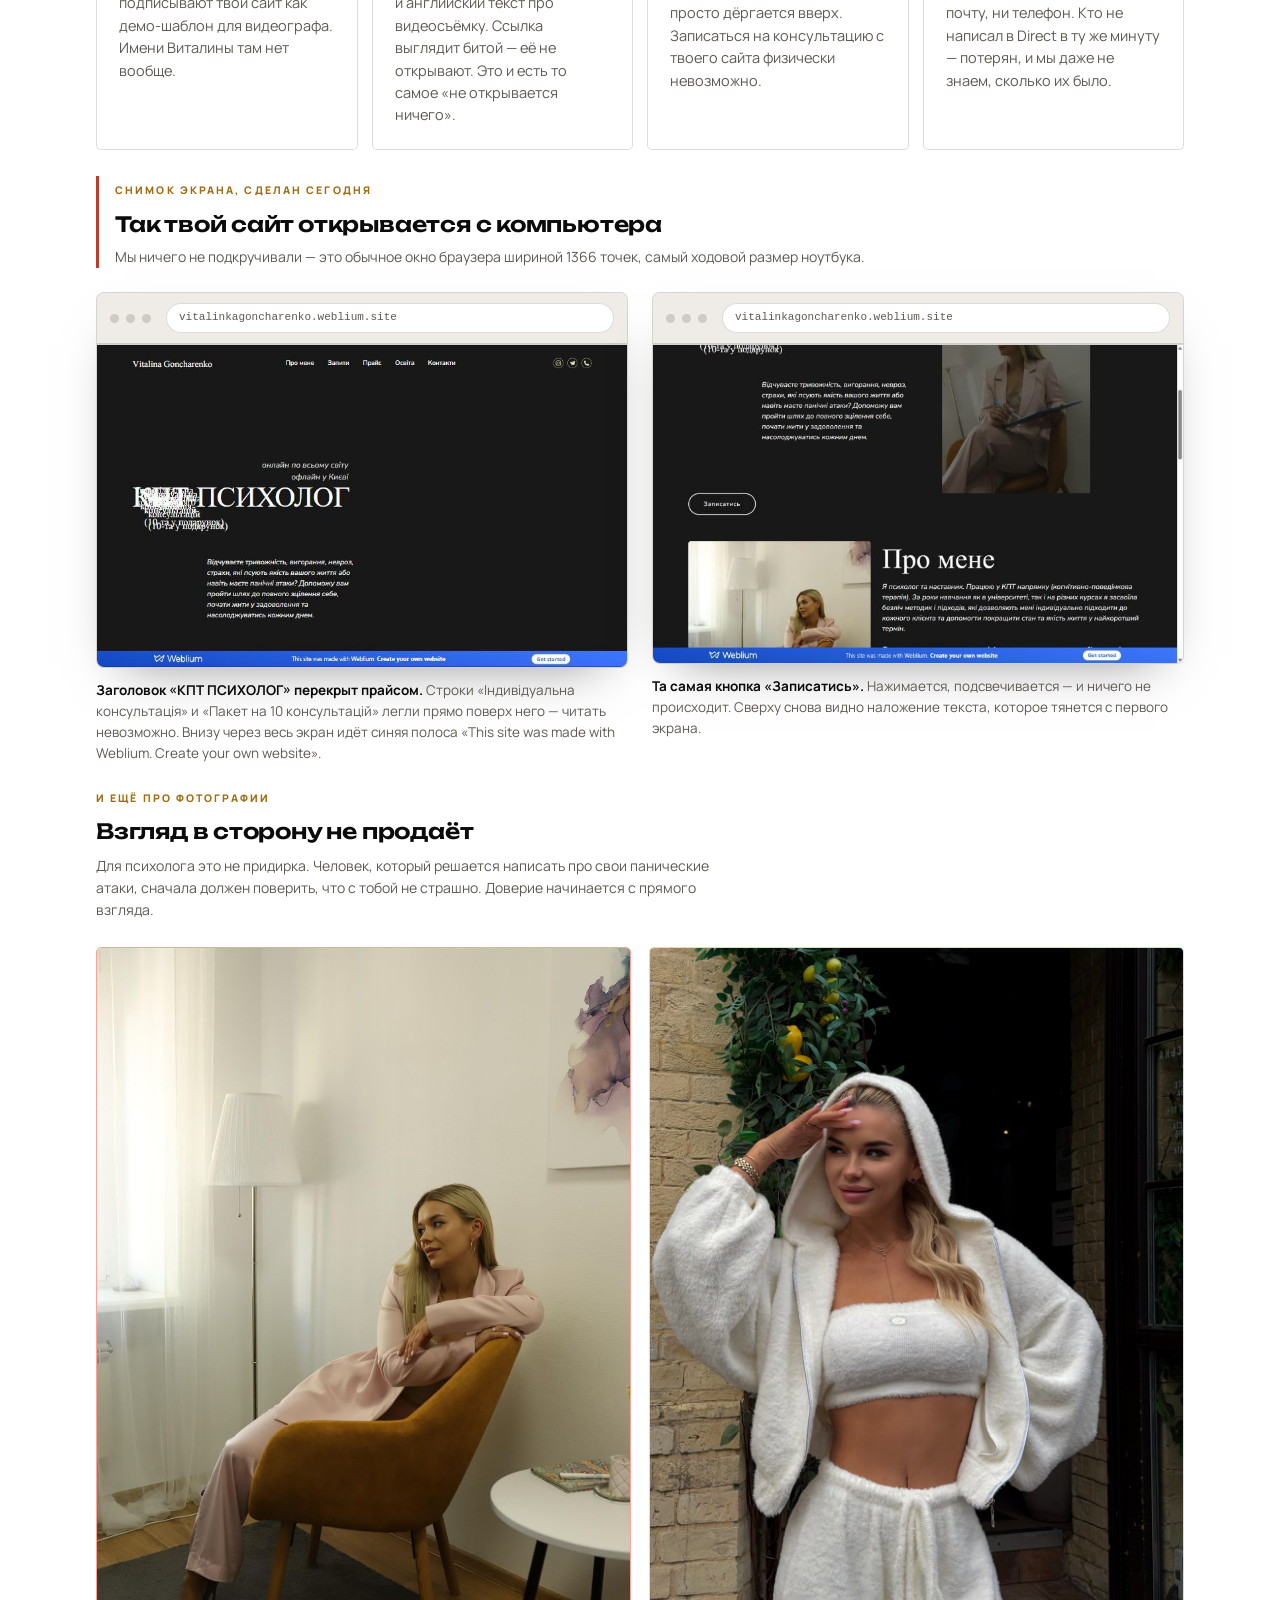
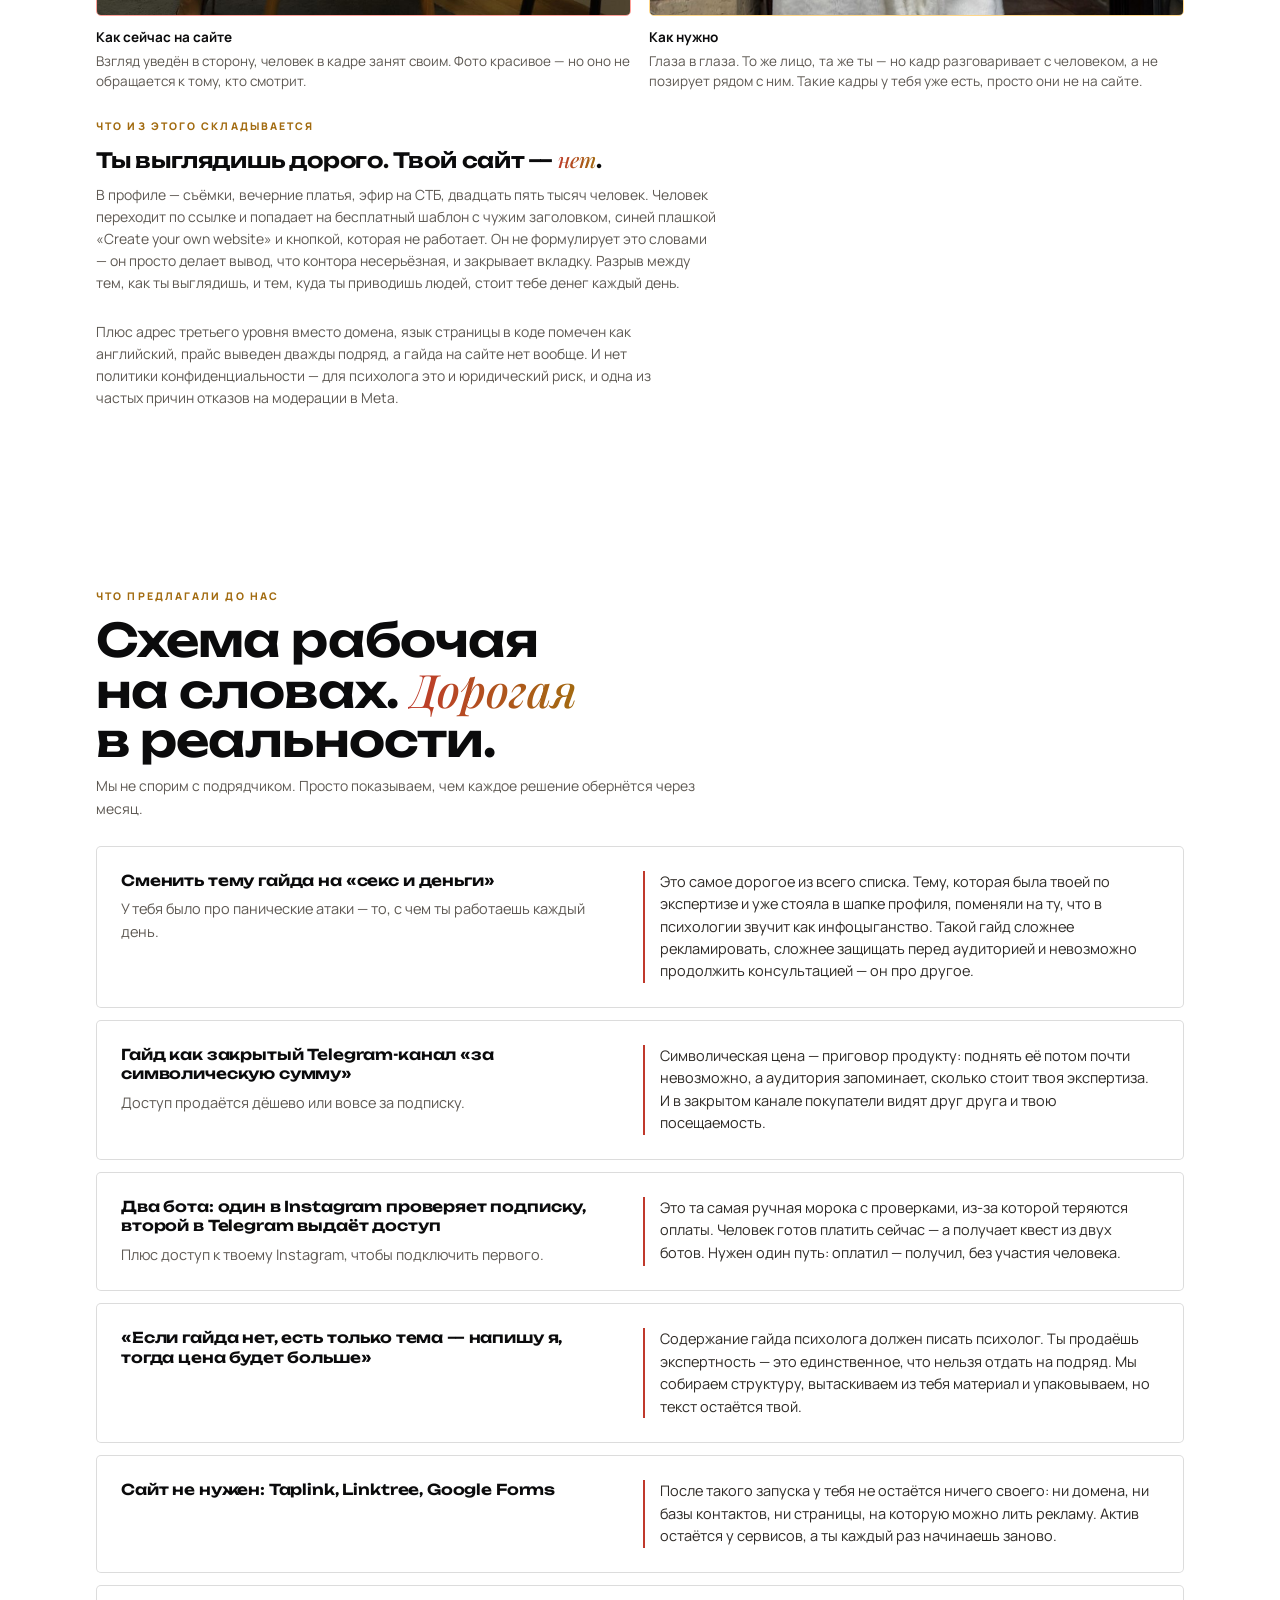
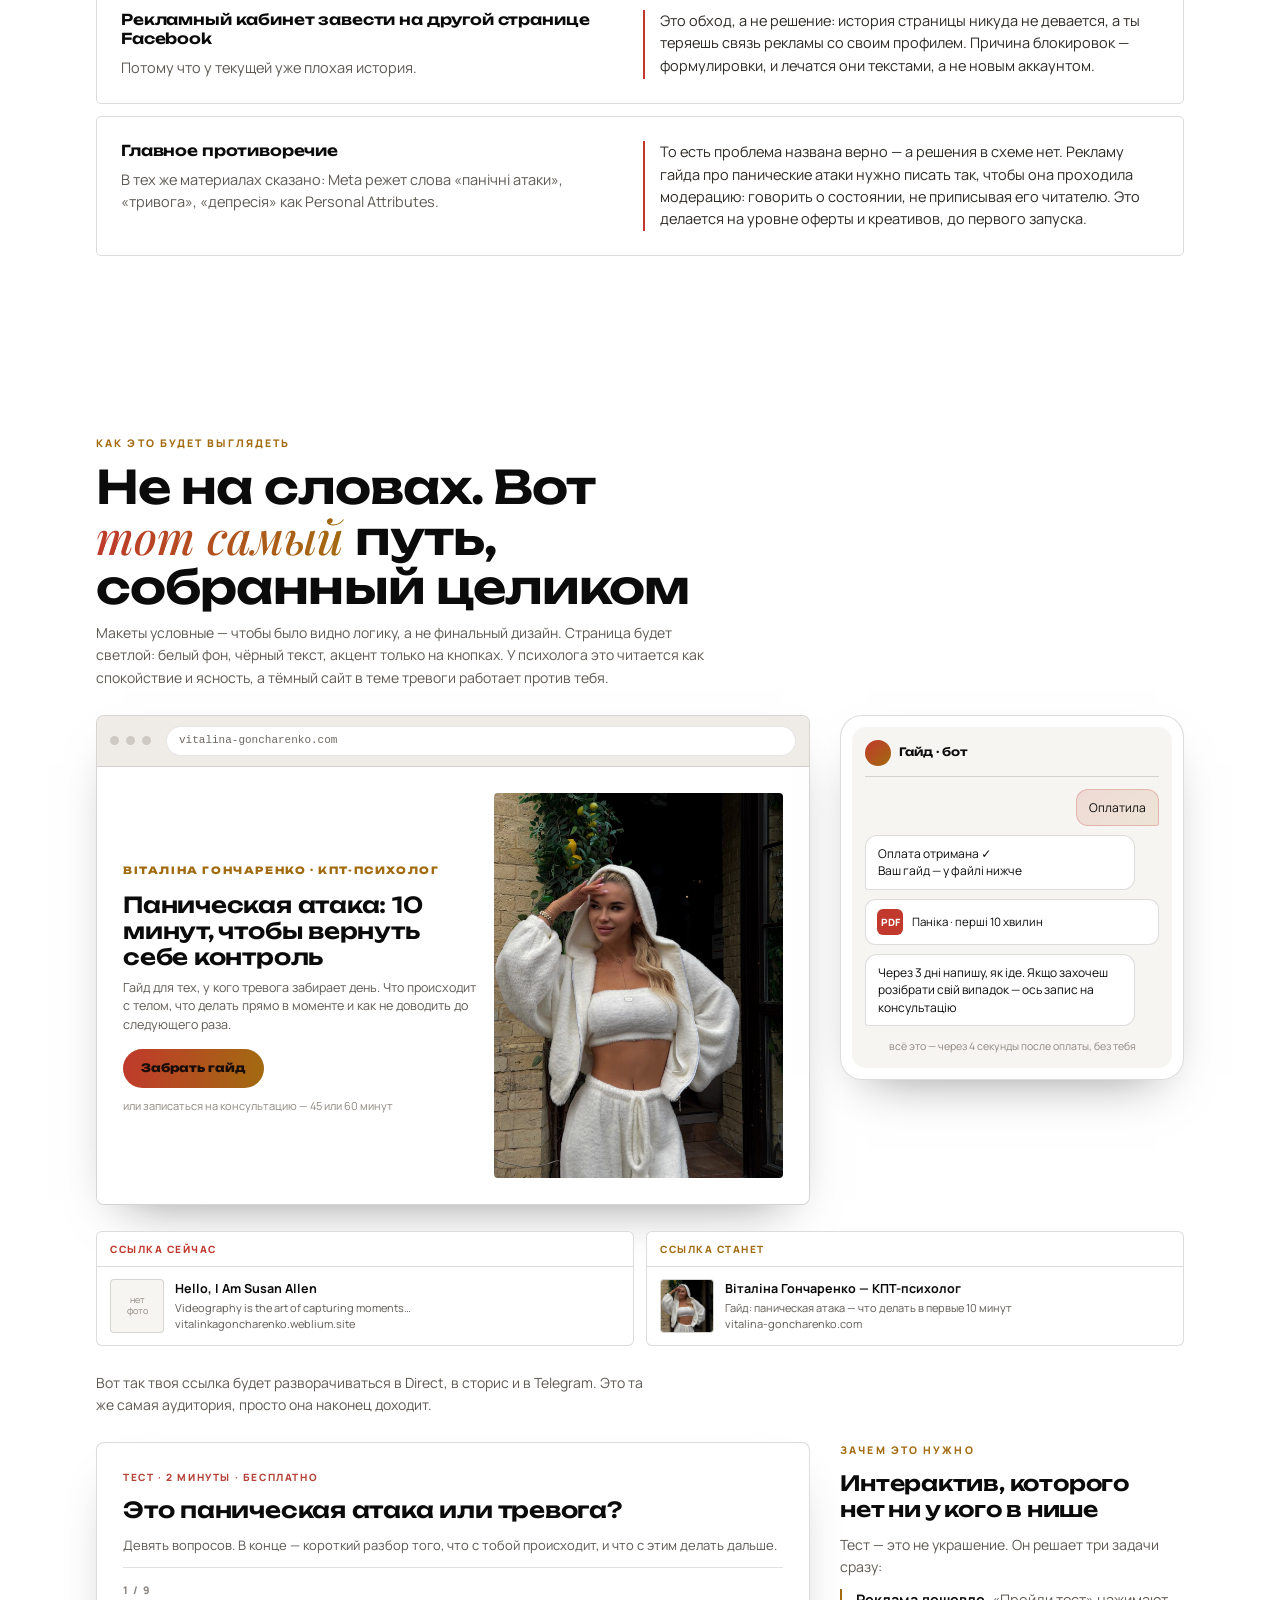
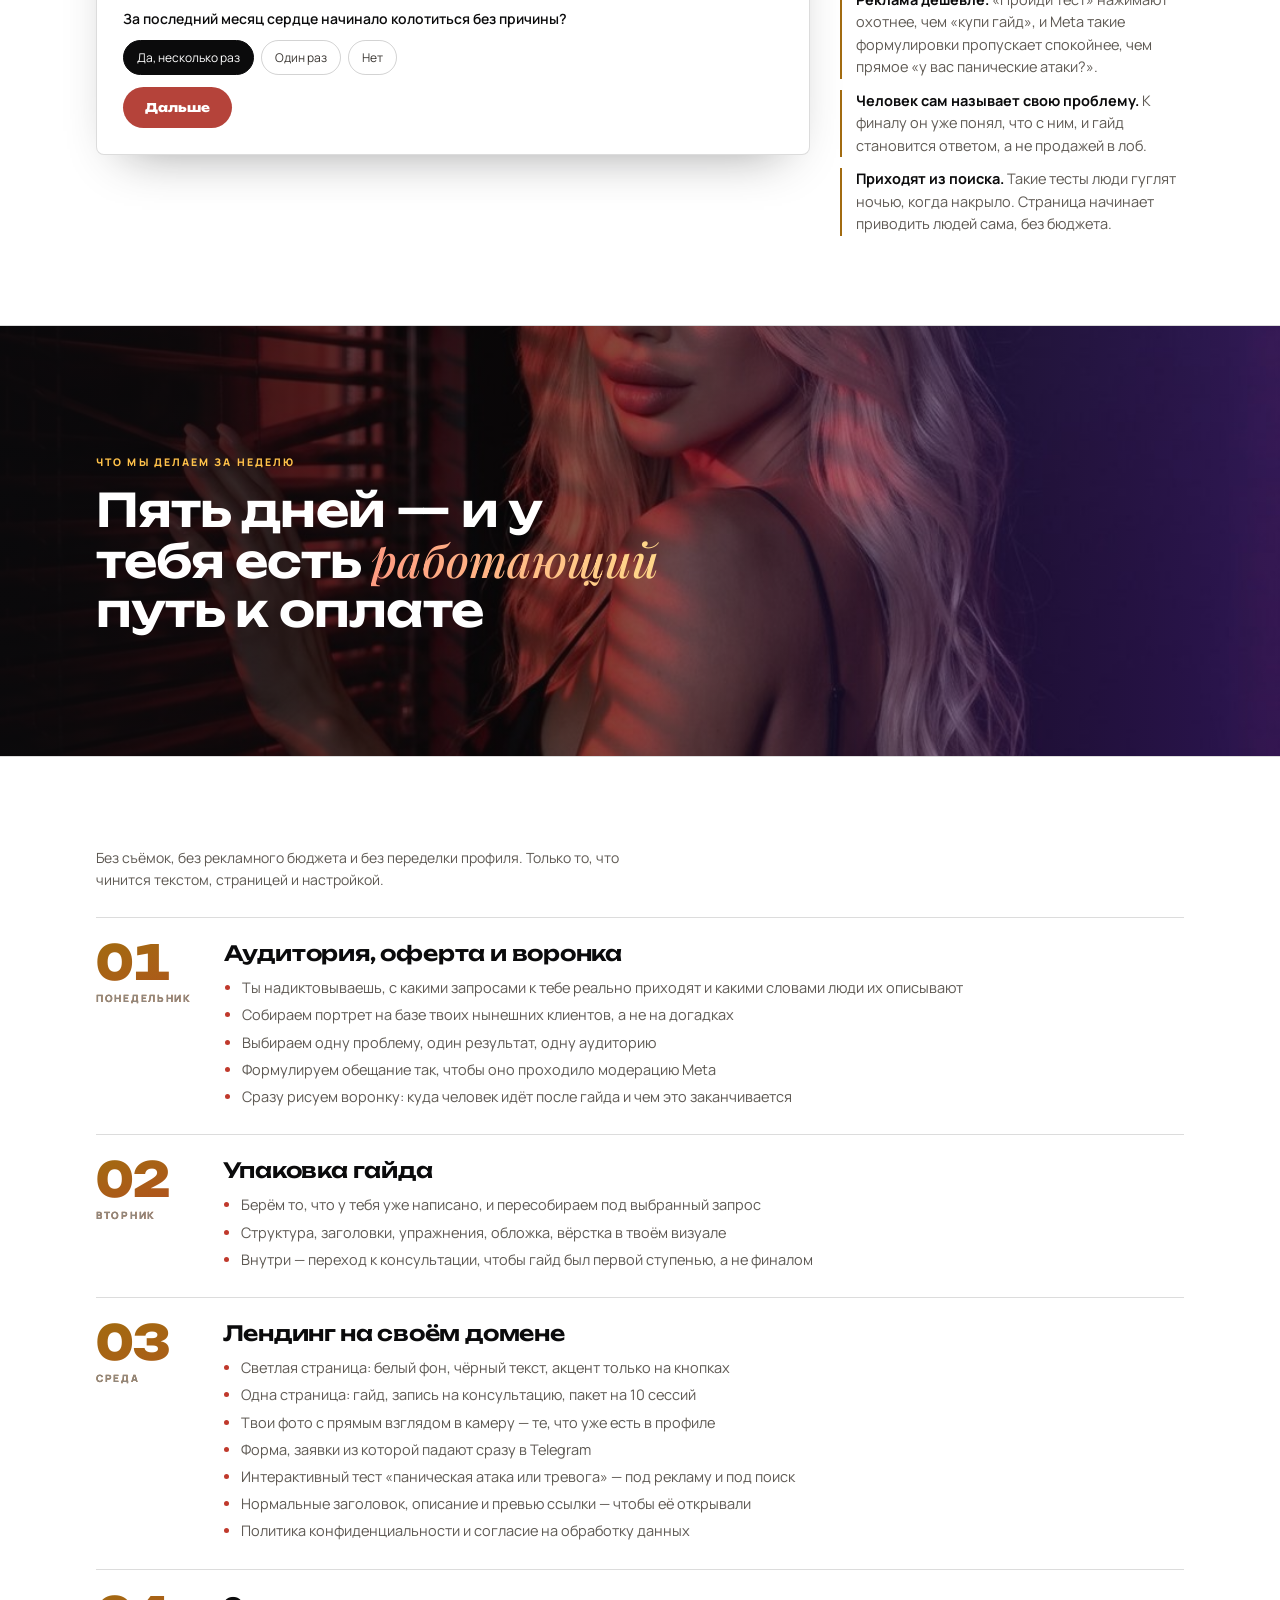
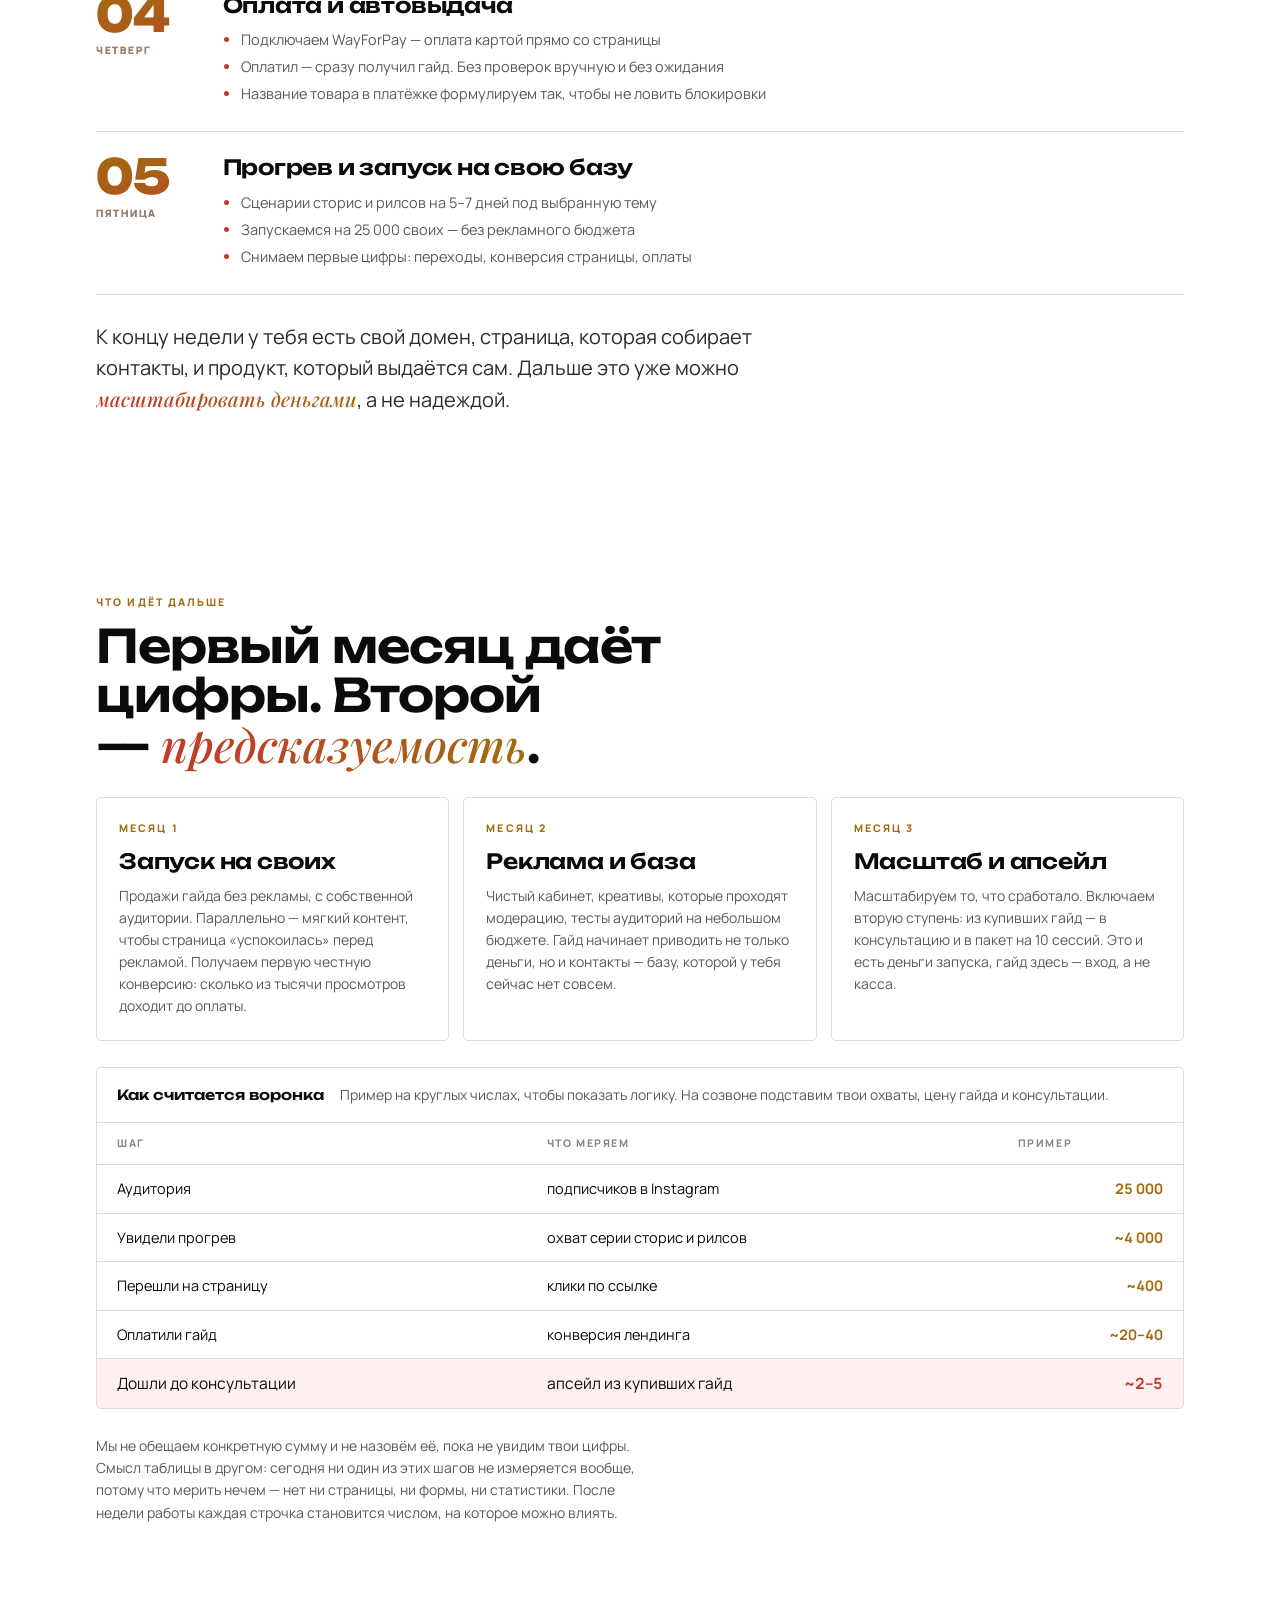
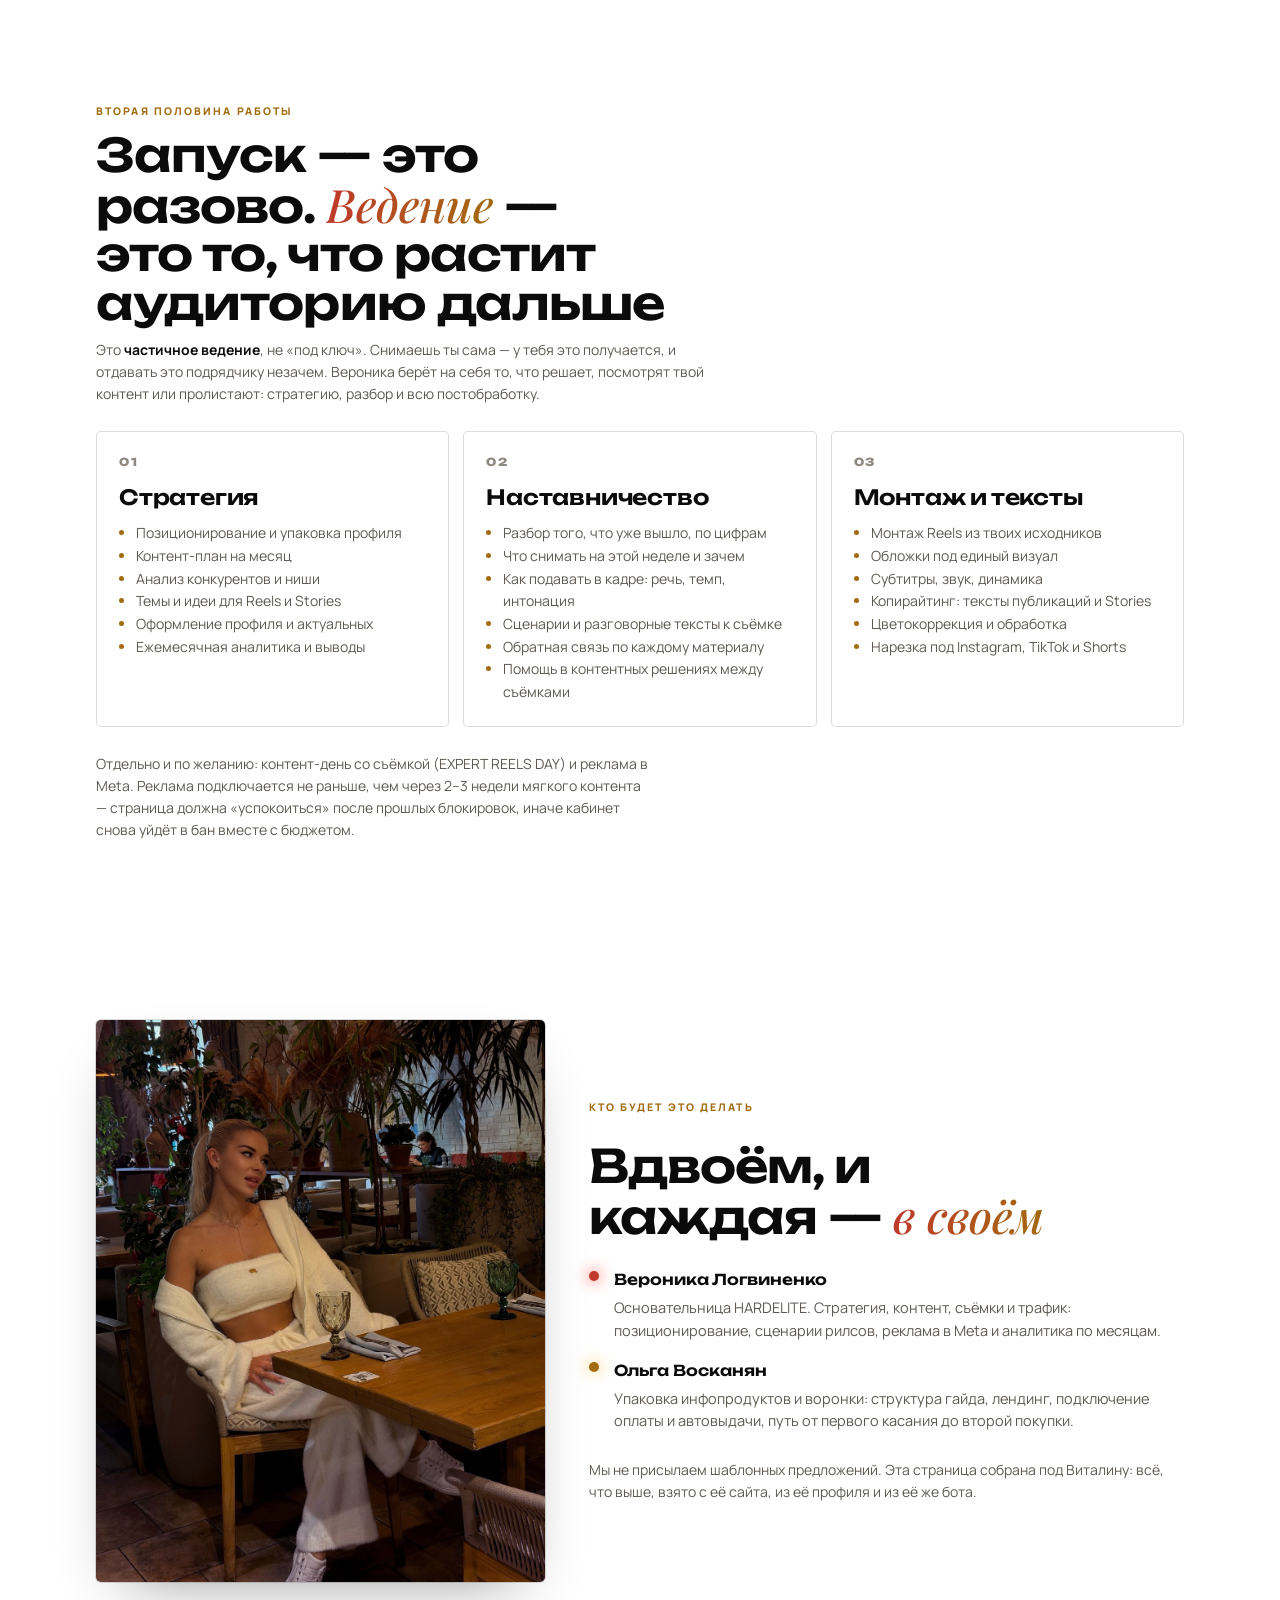
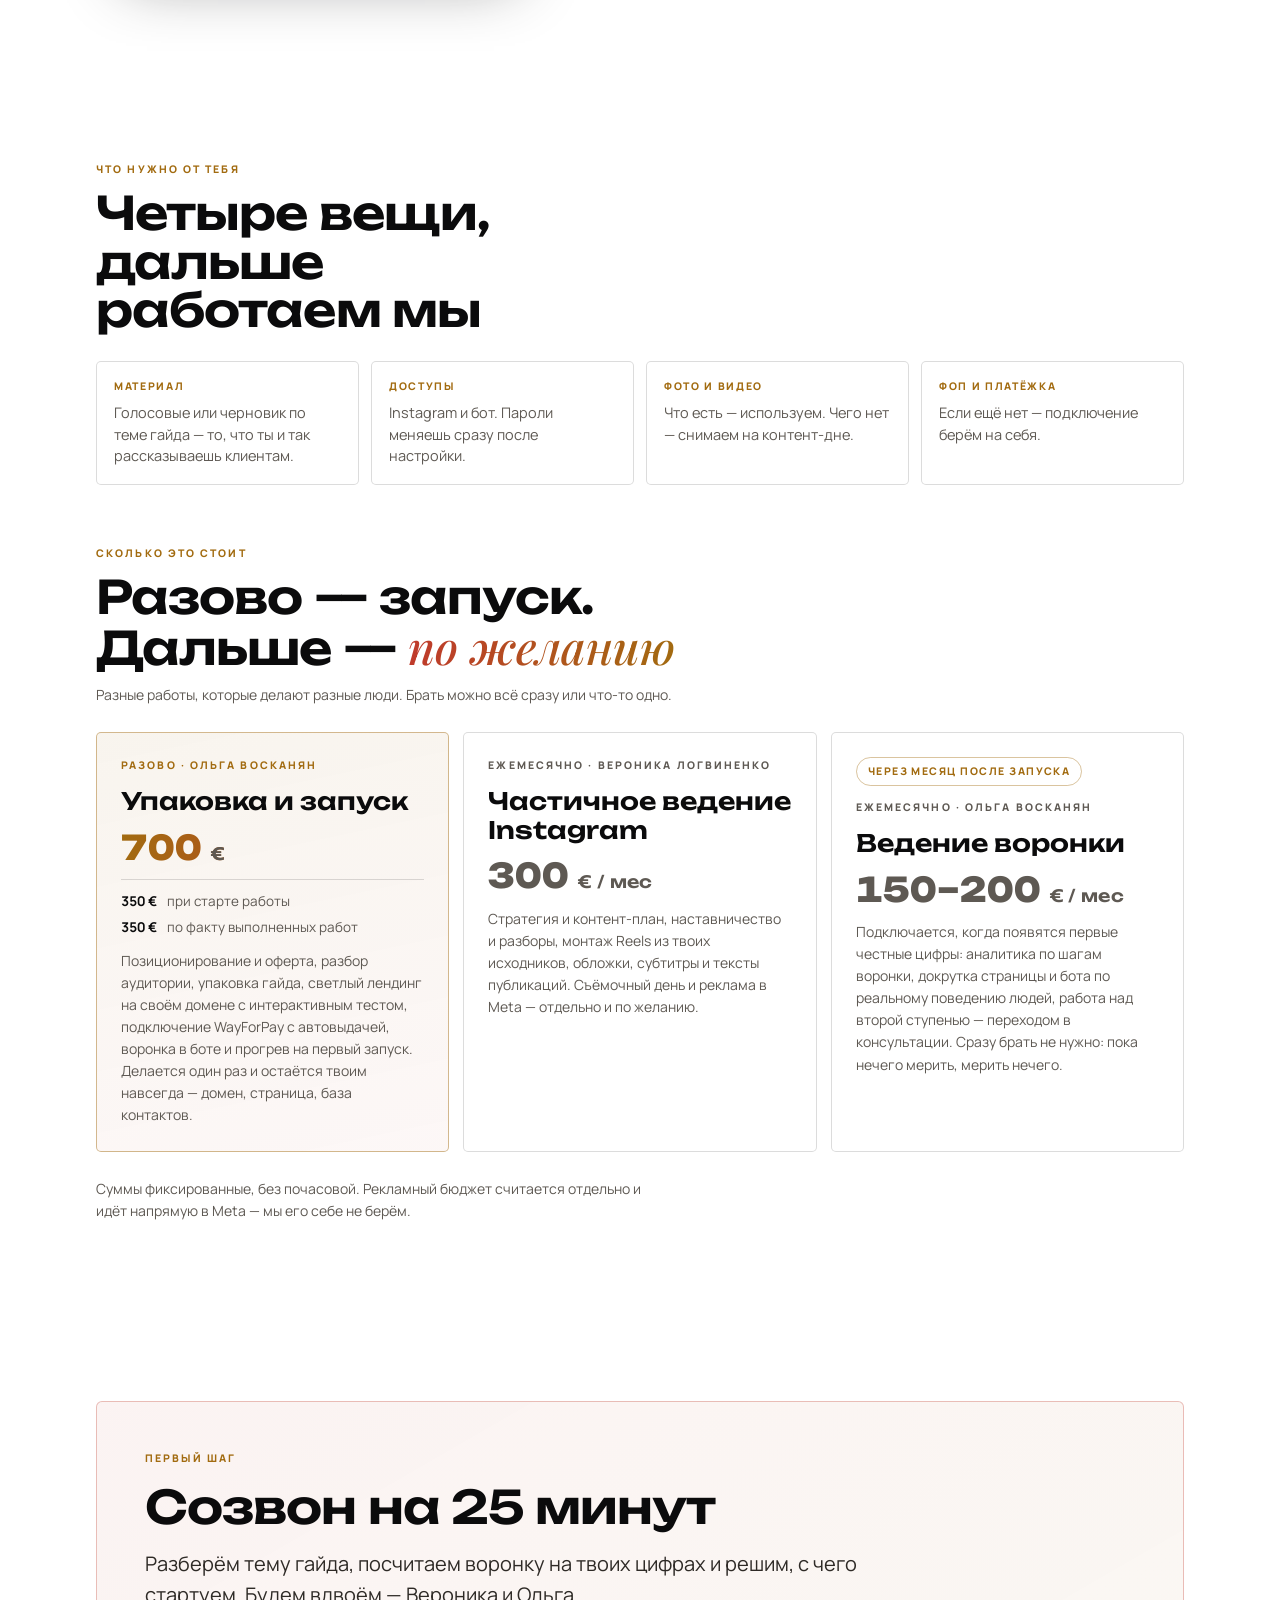
<file: vitalina/index.html>
<!doctype html>
<html lang="ru">
<head>
<meta charset="utf-8">
<meta name="viewport" content="width=device-width, initial-scale=1, viewport-fit=cover">
<meta name="robots" content="noindex, nofollow">
<meta name="description" content="Что ломает путь к оплате, как это будет выглядеть и что делаем за неделю.">
<link rel="canonical" href="https://www.hard-elite.com/vitalina/">

<meta property="og:type" content="website">
<meta property="og:url" content="https://www.hard-elite.com/vitalina/">
<meta property="og:site_name" content="HARDELITE">
<meta property="og:locale" content="ru_RU">
<meta property="og:title" content="Виталине Гончаренко — от HARDELITE">
<meta property="og:description" content="Что ломает путь к оплате, как это будет выглядеть и что делаем за неделю.">
<meta property="og:image" content="https://www.hard-elite.com/vitalina/img/i3.jpg">
<meta property="og:image:secure_url" content="https://www.hard-elite.com/vitalina/img/i3.jpg">
<meta property="og:image:width" content="1100">
<meta property="og:image:height" content="1467">
<meta property="og:image:alt" content="Виталина Гончаренко">
<meta name="twitter:card" content="summary_large_image">
<meta name="twitter:title" content="Виталине Гончаренко — от HARDELITE">
<meta name="twitter:description" content="Что ломает путь к оплате, как это будет выглядеть и что делаем за неделю.">
<meta name="twitter:image" content="https://www.hard-elite.com/vitalina/img/i3.jpg">

<style>
  html{-webkit-text-size-adjust:100%}
  body{margin:0}
  img{max-width:100%}
  [hidden]{display:none!important}
  :root{padding-top:env(safe-area-inset-top,0px);padding-bottom:env(safe-area-inset-bottom,0px)}
</style>

<title>Запуск гайда Виталины</title>
<link rel="preconnect" href="https://fonts.googleapis.com">
<link rel="preconnect" href="https://fonts.gstatic.com" crossorigin>
<link rel="stylesheet" href="https://fonts.googleapis.com/css2?family=Unbounded:wght@400;600;800&family=Manrope:wght@400;500;600;800&family=Playfair+Display:ital,wght@1,500;1,600&display=swap">

<style>
/* Layout: тёмная сцена, по которой идут полноэкранные фото из её же ленты;
   светящиеся градиентные пятна на фоне, зерно поверх, бегущая строка-разделитель.
   Акценты — коралловый и золото, взяты из её же кадров (красный неон, вечерние платья). */
:root{
  --bg:#FFFFFF;
  --bg2:#F7F5F2;
  --card:#FFFFFF;
  --fg:#0B0B0C;
  --muted:#5E5953;
  --dim:#8E8880;
  --line:rgba(11,11,12,.14);
  --hot:#C0392C;
  --gold:#A26B10;
  --violet:#6A3BD0;
  --d:'Unbounded','Manrope',system-ui,sans-serif;
  --b:'Manrope','Segoe UI',system-ui,sans-serif;
  --s:'Playfair Display',Georgia,serif;
  --grain:url("data:image/svg+xml,%3Csvg xmlns='http://www.w3.org/2000/svg' width='180' height='180'%3E%3Cfilter id='n'%3E%3CfeTurbulence type='fractalNoise' baseFrequency='0.85' numOctaves='3' stitchTiles='stitch'/%3E%3C/filter%3E%3Crect width='180' height='180' filter='url(%23n)' opacity='0.42'/%3E%3C/svg%3E");
  color-scheme:light;
}

*{box-sizing:border-box}
body{background:var(--bg);color:var(--fg);font-family:var(--b);font-size:16px;line-height:1.62;-webkit-font-smoothing:antialiased;position:relative;overflow-x:hidden}

/* ---- светящиеся пятна + зерно ---- */
.glow{display:none}
.glow i{position:absolute;display:block;border-radius:50%;filter:blur(90px);opacity:.5}
.glow i:nth-child(1){width:52vmax;height:52vmax;left:-18vmax;top:-16vmax;background:radial-gradient(circle,#FF5245,transparent 62%);animation:drift1 26s ease-in-out infinite alternate}
.glow i:nth-child(2){width:46vmax;height:46vmax;right:-16vmax;top:22vh;background:radial-gradient(circle,#7B3BE8,transparent 62%);animation:drift2 32s ease-in-out infinite alternate}
.glow i:nth-child(3){width:40vmax;height:40vmax;left:28vw;bottom:-18vmax;background:radial-gradient(circle,#FFC24A,transparent 64%);opacity:.32;animation:drift1 38s ease-in-out infinite alternate-reverse}
@keyframes drift1{to{transform:translate3d(9vw,7vh,0) scale(1.14)}}
@keyframes drift2{to{transform:translate3d(-11vw,-6vh,0) scale(1.1)}}
.noise{position:fixed;inset:0;z-index:1;pointer-events:none;background-image:var(--grain);opacity:.05;mix-blend-mode:multiply}
.page{position:relative;z-index:2}

.wrap{max-width:1120px;margin:0 auto;padding-left:max(16px,env(safe-area-inset-left,0px));padding-right:max(16px,env(safe-area-inset-right,0px))}
section>.wrap{padding-block:clamp(44px,7vw,92px)}
.measure{max-width:62ch}
.stack{display:flex;flex-direction:column;gap:clamp(16px,2.2vw,26px)}
.stack-s{display:flex;flex-direction:column;gap:11px}

h1,h2,h3{margin:0;font-family:var(--d);font-weight:600;text-wrap:balance;letter-spacing:-.02em;line-height:1.06}
h1{font-size:clamp(29px,4.9vw,54px);font-weight:800;max-width:16ch}
h2{font-size:clamp(25px,4.2vw,46px)}
h3{font-size:clamp(17px,2.1vw,21px);line-height:1.25;letter-spacing:-.01em}
p{margin:0}
.it{font-family:var(--s);font-style:italic;font-weight:500;letter-spacing:0}
.hotgrad{background:linear-gradient(97deg,var(--hot),var(--gold));-webkit-background-clip:text;background-clip:text;color:transparent}

.eyebrow{font-family:var(--b);font-size:10.5px;font-weight:800;letter-spacing:.2em;text-transform:uppercase;color:var(--gold)}
.lead{font-size:clamp(17px,1.9vw,20px);line-height:1.55;color:#2E2A26}
.small{font-size:14px;line-height:1.58;color:var(--muted)}
.dimtext{color:var(--dim)}

/* ---- HERO ---- */
.hero .wrap{padding-block:clamp(22px,3.4vw,44px) clamp(34px,5vw,64px)}
.top{display:flex;flex-wrap:wrap;align-items:center;gap:10px 18px;padding-block:14px;border-bottom:1px solid var(--line);margin-bottom:clamp(28px,4.4vw,52px)}
.logo{font-family:var(--d);font-weight:800;font-size:15px;letter-spacing:.09em;background:linear-gradient(97deg,var(--hot),var(--gold));-webkit-background-clip:text;background-clip:text;color:transparent}
.top .small{color:var(--dim)}
.top .right{margin-left:auto;font-size:12px;letter-spacing:.14em;text-transform:uppercase;color:var(--dim)}

.hgrid{display:grid;grid-template-columns:1.08fr .92fr;gap:clamp(24px,3.6vw,54px);align-items:center}
.htext{min-width:0}
.badge{display:inline-flex;align-items:center;gap:9px;padding:7px 14px;border:1px solid rgba(192,57,44,.35);border-radius:100px;background:rgba(192,57,44,.07);font-size:11px;font-weight:800;letter-spacing:.16em;text-transform:uppercase;color:var(--hot);margin-bottom:20px}
.badge::before{content:"";width:6px;height:6px;border-radius:50%;background:var(--hot);box-shadow:0 0 0 0 rgba(255,82,69,.6);animation:pulse 2.4s ease-out infinite}
@keyframes pulse{70%{box-shadow:0 0 0 11px rgba(255,82,69,0)}100%{box-shadow:0 0 0 0 rgba(255,82,69,0)}}

.shot{position:relative;border-radius:5px;overflow:hidden;aspect-ratio:4/5;max-width:100%;background:var(--bg2);box-shadow:0 26px 60px -30px rgba(11,11,12,.45),0 0 0 1px var(--line)}
.shot img{width:100%;height:100%;object-fit:cover;display:block}
.shot::after{content:"";position:absolute;inset:0;background:linear-gradient(168deg,rgba(255,82,69,.26),transparent 44%,rgba(123,59,232,.3));mix-blend-mode:soft-light;pointer-events:none}
.shot .sheen{position:absolute;top:0;bottom:0;width:46%;left:-60%;background:linear-gradient(100deg,transparent,rgba(255,255,255,.3),transparent);transform:skewX(-14deg);animation:sheen 7.5s ease-in-out 1.6s infinite;pointer-events:none}
@keyframes sheen{0%{left:-60%}38%,100%{left:130%}}
.shot.hero-shot{aspect-ratio:3/4}
.sticker{position:absolute;right:-10px;bottom:16px;z-index:3;transform:rotate(-7deg);background:#F2B23C;color:#1A1205;font-family:var(--d);font-weight:800;font-size:12px;letter-spacing:.06em;padding:10px 15px;border-radius:3px;box-shadow:0 12px 26px -12px rgba(11,11,12,.5);text-align:center;line-height:1.25}

.facts{display:grid;grid-template-columns:repeat(3,1fr);gap:12px;margin-top:clamp(28px,4vw,46px)}
.fact{background:linear-gradient(170deg,rgba(11,11,12,.035),rgba(11,11,12,.01));border:1px solid var(--line);border-radius:5px;padding:20px 18px;min-width:0;position:relative;overflow:hidden}
.fact::before{content:"";position:absolute;left:0;top:0;bottom:0;width:3px;background:var(--hot)}
.fact.good::before{background:var(--gold)}
.fact b{display:block;font-family:var(--d);font-weight:800;font-size:clamp(30px,5.2vw,50px);line-height:1;font-variant-numeric:tabular-nums}
.fact.good b{background:linear-gradient(97deg,var(--gold),#FFE7A8);-webkit-background-clip:text;background-clip:text;color:transparent}
.fact.bad b{background:linear-gradient(97deg,var(--hot),#FF9A72);-webkit-background-clip:text;background-clip:text;color:transparent}
.fact span{display:block;margin-top:11px;font-size:12.5px;line-height:1.48;color:var(--muted)}

/* ---- бегущая строка ---- */
.ticker{border-block:1px solid var(--line);background:var(--bg2);overflow:hidden;white-space:nowrap}
.ticker .row{display:inline-flex;gap:0;animation:run 34s linear infinite;will-change:transform}
.ticker span{display:inline-flex;align-items:center;gap:18px;padding:13px 0;font-family:var(--d);font-weight:600;font-size:13px;letter-spacing:.07em;text-transform:uppercase;color:var(--fg)}
.ticker span::after{content:"◆";color:var(--hot);font-size:9px;margin:0 22px}
@keyframes run{to{transform:translateX(-50%)}}

/* ---- улики ---- */
.ev-grid{display:grid;grid-template-columns:repeat(auto-fit,minmax(258px,1fr));gap:14px}
.ev{background:var(--card);border:1px solid var(--line);border-radius:5px;padding:22px;display:flex;flex-direction:column;gap:12px;min-width:0;transition:border-color .25s,transform .25s}
.ev:hover{border-color:rgba(255,82,69,.5);transform:translateY(-3px)}
.ev .tag{font-size:10px;font-weight:800;letter-spacing:.16em;text-transform:uppercase;color:var(--dim)}
.ev code{display:block;font-family:ui-monospace,SFMono-Regular,Menlo,Consolas,monospace;font-size:12.5px;line-height:1.5;background:var(--bg2);border:1px solid var(--line);border-left:2px solid var(--hot);border-radius:3px;padding:12px;color:#8C2B20;overflow-wrap:anywhere}
.ev p{font-size:14.5px;line-height:1.55;color:var(--muted)}

/* ---- разрыв ---- */
.split{display:grid;grid-template-columns:1fr auto 1fr;gap:clamp(14px,2.6vw,30px);align-items:stretch}
.side{background:var(--card);border:1px solid var(--line);border-radius:5px;padding:clamp(20px,2.4vw,28px);display:flex;flex-direction:column;gap:13px;min-width:0}
.side.a{box-shadow:inset 0 3px 0 var(--gold)}
.side.b{box-shadow:inset 0 3px 0 var(--hot)}
.quote{font-size:14.5px;line-height:1.5;background:var(--bg2);border:1px solid var(--line);border-radius:3px;padding:13px;overflow-wrap:anywhere;color:var(--fg)}
.vs{display:flex;align-items:center;justify-content:center;font-family:var(--s);font-style:italic;font-size:22px;color:var(--dim)}

/* ---- лента ---- */
.feed{display:grid;grid-template-columns:repeat(6,1fr);gap:9px}
.feed figure{margin:0;aspect-ratio:4/5;overflow:hidden;border-radius:4px;background:var(--bg2);max-width:100%;border:1px solid var(--line);transition:transform .3s}
.feed figure:hover{transform:translateY(-4px) scale(1.03)}
.feed img{width:100%;height:100%;object-fit:cover;display:block}

/* ---- широкая фото-полоса ---- */
.strip{position:relative;overflow:hidden;border-block:1px solid var(--line)}
.strip img{width:100%;height:clamp(230px,38vw,430px);object-fit:cover;object-position:50% 30%;display:block}
.strip.right img{object-position:72% 26%}
.strip .veil{position:absolute;inset:0;background:linear-gradient(90deg,rgba(9,9,11,.94),rgba(9,9,11,.5) 46%,rgba(123,59,232,.34))}
.strip .on{position:absolute;inset:0;display:flex;align-items:center}
.strip .on .wrap{width:100%}
.strip h2{max-width:17ch;color:#FFF}
.strip .on .eyebrow{color:#FFC24A}
.strip .it.hotgrad{background:linear-gradient(97deg,#FF9B82,#FFD98A);-webkit-background-clip:text;background-clip:text;color:transparent}

/* ---- прошлый подход ---- */
.flaws{display:flex;flex-direction:column;gap:12px}
.flaw{display:grid;grid-template-columns:minmax(0,1fr) minmax(0,1.05fr);gap:clamp(12px,2.6vw,30px);background:var(--card);border:1px solid var(--line);border-radius:5px;padding:clamp(18px,2.2vw,24px)}
.flaw .was{color:var(--muted);font-size:14.5px;line-height:1.55}
.flaw .was b{display:block;color:var(--fg);font-family:var(--d);font-weight:600;font-size:15px;line-height:1.3;margin-bottom:8px;letter-spacing:-.01em}
.flaw .why{font-size:14.5px;line-height:1.55;color:#2E2A26;border-left:2px solid var(--hot);padding-left:15px}

/* ---- неделя ---- */
.week{display:flex;flex-direction:column}
.day{display:grid;grid-template-columns:auto minmax(0,1fr);gap:clamp(14px,2.6vw,32px);padding:22px 0;border-top:1px solid var(--line)}
.day:last-child{border-bottom:1px solid var(--line)}
.day .no{font-family:var(--d);font-weight:800;font-size:clamp(30px,4.6vw,48px);line-height:.92;font-variant-numeric:tabular-nums;background:linear-gradient(160deg,var(--gold),var(--hot));-webkit-background-clip:text;background-clip:text;color:transparent;min-width:2.1ch}
.day .no small{display:block;font-family:var(--b);font-size:10px;font-weight:800;letter-spacing:.17em;text-transform:uppercase;color:var(--dim);margin-top:10px;-webkit-text-fill-color:var(--dim)}
.day ul{margin:10px 0 0;padding-left:18px;color:var(--muted);font-size:14.5px;line-height:1.6}
.day li{margin-bottom:4px}
.day li::marker{color:var(--hot)}

/* ---- месяцы / воронка ---- */
.months{display:grid;grid-template-columns:repeat(auto-fit,minmax(236px,1fr));gap:14px}
.m{background:var(--card);border:1px solid var(--line);border-radius:5px;padding:22px;display:flex;flex-direction:column;gap:11px;min-width:0}
.model{background:var(--card);border:1px solid var(--line);border-radius:5px;overflow:hidden}
.model-head{padding:16px 20px;border-bottom:1px solid var(--line);display:flex;flex-wrap:wrap;gap:8px 16px;align-items:baseline}
.model-head b{font-family:var(--d);font-weight:600;font-size:14px}
.scroller{overflow-x:auto}
.model table{width:100%;border-collapse:collapse;font-size:14.5px}
.model th,.model td{text-align:left;padding:12px 20px;border-bottom:1px solid var(--line)}
.model th{font-weight:800;color:var(--dim);font-size:10.5px;letter-spacing:.15em;text-transform:uppercase}
.model td:last-child{text-align:right;font-variant-numeric:tabular-nums;font-weight:700;white-space:nowrap;color:var(--gold)}
.model tr:last-child td{border-bottom:0}
.model tr.total td{background:rgba(255,82,69,.09);font-size:15.5px}
.model tr.total td:last-child{color:var(--hot)}

/* ---- кто мы / что нужно / цена ---- */
.who{display:grid;grid-template-columns:.86fr 1.14fr;gap:clamp(22px,3.4vw,50px);align-items:center}
.people{display:flex;flex-direction:column;gap:16px}
.person{display:grid;grid-template-columns:auto minmax(0,1fr);gap:15px;align-items:start}
.dot{width:10px;height:10px;border-radius:50%;background:var(--hot);margin-top:8px;box-shadow:0 0 14px 2px rgba(255,82,69,.6)}
.dot.g{background:var(--gold);box-shadow:0 0 14px 2px rgba(255,194,74,.55)}
.person b{font-family:var(--d);font-weight:600;font-size:15px}
.person span{display:block;color:var(--muted);font-size:14.5px;line-height:1.55;margin-top:4px}

.need{display:grid;grid-template-columns:repeat(auto-fit,minmax(215px,1fr));gap:12px}
.need div{background:var(--card);border:1px solid var(--line);border-radius:5px;padding:17px;font-size:14.5px;line-height:1.5;color:var(--muted);min-width:0}
.need b{display:block;font-size:10.5px;font-weight:800;letter-spacing:.16em;text-transform:uppercase;color:var(--gold);margin-bottom:7px}

.price{display:grid;grid-template-columns:repeat(auto-fit,minmax(252px,1fr));gap:14px}
.pr{border:1px solid var(--line);border-radius:5px;padding:24px;display:flex;flex-direction:column;gap:13px;min-width:0;background:var(--card)}
.pr.key{border-color:rgba(162,107,16,.45);background:linear-gradient(168deg,rgba(162,107,16,.07),rgba(192,57,44,.04))}
.pr .amount{font-family:var(--d);font-weight:600;font-size:clamp(19px,2.6vw,24px);line-height:1.2}
.pr .sum{font-family:var(--d);font-weight:800;font-size:clamp(26px,3.6vw,36px);line-height:1.05;font-variant-numeric:tabular-nums;color:var(--fg)}
.pr .sum i{font-style:normal;font-size:.5em;font-weight:600;color:var(--muted);letter-spacing:.02em}
.pr.key .sum{background:linear-gradient(97deg,var(--hot),#D98A2B);-webkit-background-clip:text;background-clip:text;color:transparent}
.pr .split{display:flex;flex-direction:column;gap:7px;border-top:1px solid var(--line);padding-top:12px}
.pr .split div{display:flex;gap:10px;align-items:baseline;font-size:13.5px;line-height:1.4;color:var(--muted)}
.pr .split b{color:var(--fg);font-weight:700;font-variant-numeric:tabular-nums;white-space:nowrap}
.pr .later{align-self:flex-start;font-size:10.5px;font-weight:800;letter-spacing:.14em;text-transform:uppercase;color:var(--gold);border:1px solid rgba(162,107,16,.4);border-radius:100px;padding:5px 11px}
.pr .sum{font-family:var(--d);font-weight:800;font-size:clamp(24px,3.4vw,34px);line-height:1.1;font-variant-numeric:tabular-nums;color:var(--muted)}
.pr.key .sum{background:linear-gradient(97deg,var(--gold),var(--hot));-webkit-background-clip:text;background-clip:text;color:transparent}

.cta-wrap{border:1px solid rgba(192,57,44,.3);border-radius:6px;background:linear-gradient(150deg,rgba(192,57,44,.06),rgba(162,107,16,.05));padding:clamp(26px,4vw,48px);display:flex;flex-direction:column;gap:16px}
.contacts{display:flex;flex-wrap:wrap;gap:12px 26px;margin-top:4px}
.contacts a{color:var(--fg);text-decoration:none;font-weight:700;font-size:15px;border-bottom:2px solid var(--hot);padding-bottom:2px}
.contacts a:hover{color:var(--gold);border-color:var(--gold)}
.contacts a:focus-visible{outline:2px solid var(--gold);outline-offset:4px}

.btn{align-self:flex-start;display:inline-flex;align-items:center;gap:10px;padding:15px 27px;border-radius:100px;background:linear-gradient(97deg,var(--hot),#D98A2B);color:#FFF;font-family:var(--d);font-weight:800;font-size:13.5px;letter-spacing:.01em;text-decoration:none;box-shadow:0 14px 30px -14px rgba(192,57,44,.75);transition:transform .2s,box-shadow .2s}
.btn::after{content:"→";font-size:15px}
.btn:hover{transform:translateY(-2px);box-shadow:0 20px 38px -14px rgba(192,57,44,.55)}
.btn:focus-visible{outline:2px solid var(--gold);outline-offset:4px}

.hero-act{display:flex;flex-wrap:wrap;align-items:center;gap:14px 22px;margin-top:26px}
.plain{color:var(--muted);font-size:13.5px;text-decoration:none;border-bottom:1px solid rgba(155,148,142,.45);padding-bottom:2px}
.plain:hover{color:var(--gold);border-color:var(--gold)}
.plain:focus-visible{outline:2px solid var(--gold);outline-offset:4px}

/* ---- оглавление страницы ---- */
.toc{margin-top:clamp(22px,3vw,34px);border-top:1px solid var(--line);padding-top:16px}
.toc .lbl{font-size:10px;font-weight:800;letter-spacing:.18em;text-transform:uppercase;color:var(--dim);margin-bottom:11px}
.toc ol{display:flex;flex-wrap:wrap;gap:8px;margin:0;padding:0;list-style:none;counter-reset:t}
.toc a{display:inline-flex;align-items:baseline;gap:8px;padding:9px 15px;border:1px solid var(--line);border-radius:100px;font-size:13px;color:var(--fg);text-decoration:none;transition:border-color .2s,color .2s,background .2s}
.toc a::before{counter-increment:t;content:counter(t,decimal-leading-zero);font-family:var(--d);font-weight:800;font-size:9.5px;color:var(--gold);letter-spacing:.06em}
.toc a:hover{border-color:rgba(162,107,16,.55);background:rgba(162,107,16,.07)}
.toc a:focus-visible{outline:2px solid var(--gold);outline-offset:3px}

html{scroll-behavior:smooth}
section[id],div[id]{scroll-margin-top:18px}

footer .wrap{padding-block:26px;display:flex;flex-wrap:wrap;gap:8px 20px;align-items:baseline;border-top:1px solid var(--line)}

/* ---- макет теста ---- */
.demo--quiz{grid-template-columns:.9fr 1.1fr;align-items:center}
.quiz{background:#FFFFFF;border:1px solid var(--line);border-radius:8px;padding:clamp(18px,2.4vw,26px);display:flex;flex-direction:column;gap:12px;box-shadow:0 22px 50px -28px rgba(11,11,12,.45);min-width:0}
.quiz .q-head{font-size:10px;font-weight:800;letter-spacing:.16em;text-transform:uppercase;color:#B5433A}
.quiz b{font-family:var(--d);font-weight:600;font-size:clamp(17px,2.2vw,22px);line-height:1.2;color:#0B0B0C;letter-spacing:-.01em}
.quiz .q-sub{font-size:13px;line-height:1.5;color:#5C5752;margin:0}
.quiz .q-row{border-top:1px solid rgba(11,11,12,.12);padding-top:14px;display:flex;flex-direction:column;gap:10px}
.quiz .q-n{font-size:10.5px;font-weight:800;letter-spacing:.14em;color:#8B8681}
.quiz .q-row p{font-size:14px;line-height:1.45;color:#0B0B0C;margin:0;font-weight:600}
.quiz .q-opts{display:flex;flex-wrap:wrap;gap:7px}
.quiz .q-opts span{border:1px solid rgba(11,11,12,.18);border-radius:100px;padding:7px 13px;font-size:12px;color:#3A3632}
.quiz .q-opts .on{background:#0B0B0C;border-color:#0B0B0C;color:#fff}
.quiz .q-btn{align-self:flex-start;background:#B5433A;color:#fff;font-family:var(--d);font-weight:800;font-size:12px;padding:11px 22px;border-radius:100px}
.plainlist{margin:0;padding:0;list-style:none;display:flex;flex-direction:column;gap:11px}
.plainlist li{font-size:14.5px;line-height:1.55;color:var(--muted);border-left:2px solid var(--gold);padding-left:14px}
.plainlist b{color:var(--fg);font-weight:700}

/* ---- взгляд в камеру ---- */
.gaze{display:grid;grid-template-columns:1fr 1fr;gap:clamp(12px,2vw,18px)}
.gaze figure{margin:0;min-width:0;display:flex;flex-direction:column;gap:11px}
.gaze .ph{aspect-ratio:4/5;overflow:hidden;border-radius:5px;border:1px solid var(--line);max-width:100%}
.gaze img{width:100%;height:100%;object-fit:cover;display:block}
.gaze .bad .ph{border-color:rgba(255,82,69,.55)}
.gaze .good .ph{border-color:rgba(255,194,74,.65)}
.gaze figcaption{font-size:13.5px;line-height:1.5;color:var(--muted)}
.gaze figcaption b{display:block;color:var(--fg);font-weight:700;margin-bottom:4px}

/* ---- светлый макет лендинга ---- */
.mock--light .mock-bar{background:#EFECE8;border-bottom-color:rgba(11,11,12,.12)}
.mock--light .mock-bar i{background:#CFCAC4}
.mock--light .mock-bar .url{background:#fff;color:#6E6862;border:1px solid rgba(11,11,12,.1)}
.mini--light{background:#FFFFFF}
.mini--light .brand{color:#B5433A}
.mini--light h4{color:#0B0B0C}
.mini--light p{color:#5C5752}
.mini--light .fakebtn{background:#0B0B0C;color:#FFF}
.mini--light .alt{color:#8B8681}

/* ---- окно по теме ---- */
.market{border:1px solid var(--line);border-left:3px solid var(--gold);border-radius:6px;background:var(--bg2);padding:clamp(20px,2.6vw,28px);display:flex;flex-direction:column;gap:12px}
.market .cap{font-size:10.5px;font-weight:800;letter-spacing:.17em;text-transform:uppercase;color:var(--gold)}
.market p{font-size:15px;line-height:1.6;color:#2E2A26}
.market p+p{color:var(--muted);font-size:14.5px}

/* ---- что должно быть до первой продажи ---- */
.before{border:1px solid var(--line);border-top:3px solid var(--hot);border-radius:6px;background:var(--bg2);padding:clamp(20px,2.6vw,30px);display:flex;flex-direction:column;gap:16px}
.before .cap{font-size:10.5px;font-weight:800;letter-spacing:.17em;text-transform:uppercase;color:var(--hot)}
.before ol{margin:0;padding:0;list-style:none;counter-reset:b;display:grid;grid-template-columns:repeat(auto-fit,minmax(272px,1fr));gap:13px}
.before li{counter-increment:b;display:grid;grid-template-columns:auto minmax(0,1fr);gap:13px;align-items:start}
.before li::before{content:counter(b);font-family:var(--d);font-weight:800;font-size:12px;line-height:1;color:var(--hot);background:#FFF;border:1px solid var(--line);border-radius:50%;width:26px;height:26px;display:flex;align-items:center;justify-content:center;flex:none}
.before li b{display:block;font-size:15px;font-weight:700;line-height:1.3;margin-bottom:4px}
.before li span{display:block;font-size:13.5px;line-height:1.5;color:var(--muted)}
.before .note{font-size:14.5px;line-height:1.55;color:#2E2A26;border-top:1px solid var(--line);padding-top:15px}

/* ---- экономика и лестница продуктов ---- */
.why2{display:grid;grid-template-columns:repeat(auto-fit,minmax(272px,1fr));gap:14px}
.why2 .w{background:var(--card);border:1px solid var(--line);border-left:3px solid var(--hot);border-radius:5px;padding:21px;min-width:0}
.why2 b{display:block;font-family:var(--d);font-weight:600;font-size:15.5px;line-height:1.3;margin-bottom:10px;letter-spacing:-.01em}
.why2 p{font-size:14.5px;line-height:1.55;color:var(--muted);margin:0}
.ladder{display:grid;grid-template-columns:repeat(auto-fit,minmax(206px,1fr));gap:12px;margin:0;padding:0;list-style:none}
.ladder li{background:linear-gradient(170deg,rgba(11,11,12,.035),rgba(11,11,12,.008));border:1px solid var(--line);border-radius:5px;padding:19px;min-width:0;display:flex;flex-direction:column;gap:8px}
.ladder li:last-child{border-style:dashed;background:none}
.ladder .st{font-size:10px;font-weight:800;letter-spacing:.16em;text-transform:uppercase;color:var(--gold)}
.ladder li:last-child .st{color:var(--dim)}
.ladder b{font-family:var(--d);font-weight:600;font-size:17px;letter-spacing:-.01em}
.ladder p{font-size:13.5px;line-height:1.5;color:var(--muted);margin:0}

/* ---- скриншоты «как сейчас» ---- */
.shots{display:grid;grid-template-columns:repeat(2,1fr);gap:clamp(14px,2.4vw,24px);align-items:start}
.shots-head{grid-column:1/-1;border-left:3px solid var(--hot);padding-left:16px}
.snap{margin:0;display:flex;flex-direction:column;gap:12px;min-width:0}
.snap .mock img{width:100%;height:auto;display:block;border-top:1px solid var(--line)}
.snap figcaption{font-size:13.5px;line-height:1.55;color:var(--muted)}
.snap figcaption b{color:var(--fg);font-weight:700}

/* ---- макеты «как будет» ---- */
.demo{display:grid;grid-template-columns:1.35fr .65fr;gap:clamp(16px,2.6vw,30px);align-items:start}
.mock{border:1px solid var(--line);border-radius:8px;overflow:hidden;background:var(--bg2);box-shadow:0 22px 50px -28px rgba(11,11,12,.5)}
.mock-bar{display:flex;align-items:center;gap:7px;padding:10px 13px;background:#EFECE8;border-bottom:1px solid var(--line)}
.mock-bar i{width:9px;height:9px;border-radius:50%;background:#CFCAC4;display:block}
.mock-bar .url{flex:1;margin-left:8px;background:#FFF;border:1px solid var(--line);border-radius:100px;padding:5px 12px;font-size:11px;color:var(--muted);font-family:ui-monospace,Menlo,Consolas,monospace;overflow:hidden;text-overflow:ellipsis;white-space:nowrap}
.mini{display:grid;grid-template-columns:1.1fr .9fr;gap:18px;padding:clamp(16px,2.2vw,26px);align-items:center;background:#FFF}
.mini .brand{font-family:var(--d);font-weight:800;font-size:10px;letter-spacing:.16em;text-transform:uppercase;color:var(--gold)}
.mini h4{margin:10px 0 0;font-family:var(--d);font-weight:600;font-size:clamp(16px,2.1vw,22px);line-height:1.18;letter-spacing:-.01em}
.mini p{margin:9px 0 0;font-size:12.5px;line-height:1.5;color:var(--muted)}
.mini .fakebtn{display:inline-block;margin-top:14px;background:linear-gradient(97deg,var(--hot),var(--gold));color:#190D09;font-family:var(--d);font-weight:800;font-size:11.5px;padding:10px 18px;border-radius:100px}
.mini .alt{display:block;margin-top:9px;font-size:11px;color:var(--dim)}
.mini .pic{border-radius:4px;overflow:hidden;aspect-ratio:3/4;min-width:0}
.mini .pic img{width:100%;height:100%;object-fit:cover;display:block}

.phone{border:1px solid var(--line);border-radius:22px;background:#FFF;padding:11px;box-shadow:0 22px 50px -28px rgba(11,11,12,.5)}
.phone .screen{background:var(--bg2);border-radius:14px;padding:13px;display:flex;flex-direction:column;gap:9px}
.phone .hdr{display:flex;align-items:center;gap:8px;padding-bottom:10px;border-bottom:1px solid var(--line);margin-bottom:3px}
.phone .av{width:26px;height:26px;border-radius:50%;background:linear-gradient(140deg,var(--hot),var(--gold));flex:none}
.phone .hdr b{font-size:11.5px;font-family:var(--d);font-weight:600}
.bub{background:#FFF;border:1px solid var(--line);border-radius:12px 12px 12px 3px;padding:9px 12px;font-size:12px;line-height:1.45;color:var(--fg);max-width:92%}
.bub.me{background:linear-gradient(140deg,rgba(192,57,44,.14),rgba(162,107,16,.12));border-color:rgba(192,57,44,.25);border-radius:12px 12px 3px 12px;align-self:flex-end}
.file{display:flex;align-items:center;gap:9px;background:#FFF;border:1px solid var(--line);border-radius:10px;padding:9px 11px}
.file .ic{width:26px;height:26px;border-radius:6px;background:var(--hot);flex:none;display:flex;align-items:center;justify-content:center;font-size:10px;font-weight:800;color:#FFF}
.file span{font-size:11.5px;color:var(--fg);overflow-wrap:anywhere}
.stamp{font-size:10.5px;color:var(--dim);text-align:center;padding-top:3px}

.ba{display:grid;grid-template-columns:1fr 1fr;gap:12px}
.ba .box{border:1px solid var(--line);border-radius:6px;overflow:hidden;background:#FFF;min-width:0}
.ba .cap{padding:9px 13px;font-size:10px;font-weight:800;letter-spacing:.15em;text-transform:uppercase;border-bottom:1px solid var(--line)}
.ba .was .cap{color:var(--hot)}
.ba .now .cap{color:var(--gold)}
.ba .prev{display:flex;gap:11px;padding:12px 13px;align-items:center}
.ba .th{width:54px;height:54px;border-radius:4px;flex:none;overflow:hidden;background:var(--bg2);border:1px solid var(--line);display:flex;align-items:center;justify-content:center;font-size:9px;color:var(--dim);text-align:center;line-height:1.2}
.ba .th img{width:100%;height:100%;object-fit:cover;display:block}
.ba .tx{min-width:0}
.ba .tx b{display:block;font-size:12.5px;line-height:1.3;margin-bottom:3px;overflow-wrap:anywhere}
.ba .tx span{display:block;font-size:11px;line-height:1.4;color:var(--muted);overflow-wrap:anywhere}

/* ---- колонки услуг ---- */
.cols{display:grid;grid-template-columns:repeat(auto-fit,minmax(248px,1fr));gap:14px}
.col{background:var(--card);border:1px solid var(--line);border-radius:5px;padding:22px;min-width:0;display:flex;flex-direction:column;gap:12px}
.col ul{margin:0;padding-left:17px;font-size:14px;line-height:1.62;color:var(--muted)}
.col li::marker{color:var(--gold)}
.col .num{font-family:var(--d);font-weight:800;font-size:11px;letter-spacing:.14em;color:var(--dim)}

@media (max-width:880px){
  .shots{grid-template-columns:1fr}
  .gaze{grid-template-columns:1fr}
  .demo,.demo--quiz{grid-template-columns:1fr}
  .mini{grid-template-columns:1fr}
  .mini .pic{aspect-ratio:16/10;order:-1}
  .ba{grid-template-columns:1fr}
  .hgrid{grid-template-columns:1fr}
  .shot.hero-shot{aspect-ratio:4/5}
  .top{gap:6px 14px}
  .top .right{margin-left:0;font-size:10.5px}
  .top .small{font-size:12.5px}
  footer .wrap .dimtext{margin-left:0}
  .btn{font-size:13px;padding:14px 22px}
  .who{grid-template-columns:1fr}
  .split{grid-template-columns:1fr}
  .flaw{grid-template-columns:1fr;gap:13px}
  .flaw .why{border-left:0;border-top:2px solid var(--hot);padding-left:0;padding-top:13px}
  .feed{grid-template-columns:repeat(3,1fr)}
  .facts{grid-template-columns:1fr}
  .strip .veil{background:linear-gradient(180deg,rgba(9,9,11,.5),rgba(9,9,11,.93) 62%)}
  .strip .on{align-items:flex-end;padding-bottom:22px}
}
@media (prefers-reduced-motion:reduce){
  *,*::before,*::after{animation:none!important;transition:none!important}
  .ticker .row{transform:none}
}
</style>
</head>
<body>

<div class="glow" aria-hidden="true"><i></i><i></i><i></i></div>
<div class="noise" aria-hidden="true"></div>

<div class="page">

<!-- ====================== HERO ====================== -->
<header class="hero">
  <div class="wrap">
    <div class="top">
      <span class="logo">HARDELITE</span>
      <span class="small">SMM &amp; PR агенція</span>
      <span class="right">для Виталины Гончаренко</span>
    </div>

    <div class="hgrid">
      <div class="htext">
        <span class="badge">Упаковка гайда + ведение</span>
        <h1>У тебя есть аудитория. Нет <span class="it hotgrad">пути</span>, по которому она доходит до оплаты.</h1>
        <p class="lead" style="max-width:44ch;margin-top:20px">
          Мы прошли весь путь твоего клиента — от ссылки в шапке профиля
          до кнопки «оплатить». Ниже всё, что по дороге ломается,
          и что из этого чинится за одну неделю.
        </p>
        <div class="hero-act">
          <a class="btn" href="#razbor">Посмотреть разбор</a>
          <a class="plain" href="#cta">или сразу записаться на созвон</a>
        </div>
      </div>

      <div class="shot hero-shot">
        <img src="/vitalina/img/i3.jpg" alt="Виталина Гончаренко">
        <span class="sheen" aria-hidden="true"></span>
        <span class="sticker">25 000<br>подписчиков</span>
      </div>
    </div>

    <div class="facts">
      <div class="fact good">
        <b>25 000</b>
        <span>подписчиков в Instagram. Это актив, который ты уже оплатила годами работы в кадре</span>
      </div>
      <div class="fact bad">
        <b>0</b>
        <span>работающих кнопок и форм на сайте. Записаться на консультацию с него нельзя</span>
      </div>
      <div class="fact bad">
        <b>1</b>
        <span>ссылка в шапке, и она открывается чужим превью «Hello, I Am Susan Allen»</span>
      </div>
    </div>

    <nav class="toc" aria-label="Содержание">
      <div class="lbl">Что внутри · 6 разделов, минут десять чтения</div>
      <ol>
        <li><a href="#dengi">Гайд, деньги и воронка</a></li>
        <li><a href="#razbor">Что ломается на сайте</a></li>
        <li><a href="#primer">Как это будет выглядеть</a></li>
        <li><a href="#nedelya">План на неделю</a></li>
        <li><a href="#vedenie">Что входит в ведение</a></li>
        <li><a href="#ceny">Сколько стоит</a></li>
        <li><a href="#cta">Созвон</a></li>
      </ol>
    </nav>
  </div>
</header>

<div class="ticker" aria-hidden="true">
  <div class="row">
    <span>Упаковка гайда</span><span>Лендинг на своём домене</span><span>Оплата с автовыдачей</span><span>Прогрев</span><span>Meta Ads</span><span>Воронка в боте</span>
    <span>Упаковка гайда</span><span>Лендинг на своём домене</span><span>Оплата с автовыдачей</span><span>Прогрев</span><span>Meta Ads</span><span>Воронка в боте</span>
  </div>
</div>

<!-- ====================== ФОТО-ПОЛОСА ====================== -->
<div class="strip" id="dengi">
  <img src="/vitalina/img/i4.jpg" alt="Виталина на съёмке">
  <span class="veil" aria-hidden="true"></span>
  <div class="on">
    <div class="wrap">
      <span class="eyebrow">Про сам гайд</span>
      <h2 style="margin-top:12px">Гайд у тебя уже есть. Дело <span class="it hotgrad">не в нём</span>.</h2>
    </div>
  </div>
</div>

<!-- ====================== РАЗРЫВ ====================== -->
<section>
  <div class="wrap stack">
    <div class="split">
      <div class="side a">
        <span class="eyebrow">Что есть</span>
        <div class="quote">панические атаки, тревога, ПТСР</div>
        <p class="small">Твой рабочий фокус, он же в шапке профиля — «Невроз | Панічні Атаки | ОКР» — и в блоке «Запити» на сайте. Гайд на эту тему у тебя написан. Тема правильная, менять её не нужно.</p>
      </div>

      <div class="vs">но</div>

      <div class="side b">
        <span class="eyebrow">Что не сработало</span>
        <div class="quote">он не продался</div>
        <p class="small">И причина не в теме. Слабой была упаковка: обещание, название, структура, подача — то, что решает, купят или пролистают. Плюс не было пути, по которому человек доходит от сторис до оплаты, и понимания, с каким именно запросом к тебе приходят — какими словами люди описывают свою проблему до того, как узнали слово «КПТ».</p>
      </div>
    </div>

    <p class="lead measure">
      Поэтому начинаем не с переписывания гайда, а с твоих же клиентов.
      Ты надиктуешь, с чем к тебе реально приходят: как формулируют запрос,
      чего боятся, что уже пробовали. Из этого собирается
      <span class="it hotgrad">портрет и язык</span>, на котором гайд продаётся.
      Проверяем на тех, кто уже у тебя есть, и правим по их реакции —
      а не угадываем на старте.
    </p>

    <div class="market">
      <span class="cap">И ещё про тему</span>
      <p>
        Она попала во время. Тревога, панические атаки, ПТСР — это то,
        с чем сейчас живёт вся страна, и это не пройдёт в ближайший год.
        Причём не только здесь: украинцы за границей везут это с собой,
        а запрос на работу с тревогой растёт и там.
      </p>
      <p>
        Для продукта это редкое совпадение: твоя экспертиза и то, что человек
        ищет сам — ночью, когда накрыло, своими словами в поиске.
        Обычно продукт приходится подгонять под спрос. Здесь не нужно.
      </p>
    </div>

    <div class="feed" aria-label="Публикации из профиля @vitalinka.goncharenko">
      <figure><img src="/vitalina/img/g1.jpg" alt="Публикация Виталины"></figure>
      <figure><img src="/vitalina/img/g2.jpg" alt="Публикация Виталины"></figure>
      <figure><img src="/vitalina/img/g3.jpg" alt="Публикация Виталины"></figure>
      <figure><img src="/vitalina/img/g4.jpg" alt="Публикация Виталины"></figure>
      <figure><img src="/vitalina/img/g5.jpg" alt="Публикация Виталины"></figure>
      <figure><img src="/vitalina/img/g6.jpg" alt="Публикация Виталины"></figure>
    </div>
    <p class="small">
      Визуал у тебя сильный, и он честно отрабатывает охват — поэтому мы его не трогаем.
      И в шапке стоит эфир на СТБ («Супер мама», «Мамо, Ваш вихід») — доказательство,
      которого нет ни на сайте, ни в боте, ни на пути к оплате.
      Вопрос не в том, чтобы снимать больше. Вопрос в том, куда это всё ведёт.
    </p>
  </div>
</section>

<!-- ====================== ЭКОНОМИКА ====================== -->
<section>
  <div class="wrap stack">
    <div class="measure stack-s">
      <span class="eyebrow">Про деньги на гайдах</span>
      <h2>Гайд за десять долларов — это не заработок. Это <span class="it hotgrad">вход</span>.</h2>
      <p class="small">Проговариваем это до старта, потому что от этого зависит вся схема.</p>
    </div>

    <div class="why2">
      <div class="w">
        <b>На таком чеке не отбить рекламу</b>
        <p>Пока продаёшь своим подписчикам — всё хорошо, трафик бесплатный. Но как только подключается реклама, привлечение одного покупателя почти всегда стоит дороже самого гайда. Продукт уходит в минус ровно в тот момент, когда ты захочешь расти.</p>
      </div>
      <div class="w">
        <b>Маленький продукт не кормит, а времени забирает столько же</b>
        <p>Чтобы выйти на ощутимые деньги при цене в десять долларов, нужны сотни продаж каждый месяц. Это другой объём аудитории и другой объём работы — при том, что один час твоей консультации стоит в разы больше.</p>
      </div>
    </div>

    <p class="lead measure">
      Поэтому в нашей схеме гайд — не касса, а первая ступень. Он окупает рекламу,
      собирает базу и приводит человека туда, где ты
      <span class="it hotgrad">действительно зарабатываешь</span> — в личную работу.
    </p>

    <ol class="ladder">
      <li>
        <span class="st">Шаг 1</span>
        <b>Гайд</b>
        <p>Недорогой вход. Человек получает пользу сразу и убеждается, что ты понимаешь его проблему.</p>
      </li>
      <li>
        <span class="st">Шаг 2</span>
        <b>Консультация</b>
        <p>45 или 60 минут. Сюда ведёт и сам гайд внутри, и бот — через несколько дней после покупки.</p>
      </li>
      <li>
        <span class="st">Шаг 3</span>
        <b>Пакет на 10 сессий</b>
        <p>Личная работа. Здесь основные деньги и здесь же результат, о котором потом есть что рассказать.</p>
      </li>
      <li>
        <span class="st">Потом</span>
        <b>Онлайн-продукт</b>
        <p>Когда наберётся группа и обратная связь — серия видеоуроков. Собирается на твоих же случаях, а не вслепую.</p>
      </li>
    </ol>

    <div class="before">
      <span class="cap">Обязательно · до первой продажи</span>
      <h3>Что должно быть готово, прежде чем снова что-то продавать</h3>
      <ol>
        <li>
          <div>
            <b>Разобрана аудитория</b>
            <span>С каким запросом к тебе приходят и какими словами его описывают. Берём из твоих нынешних клиентов, а не из головы.</span>
          </div>
        </li>
        <li>
          <div>
            <b>Выбран один запрос и одно обещание</b>
            <span>Гайд «обо всём сразу» не покупают. Одна проблема, один результат, одна аудитория.</span>
          </div>
        </li>
        <li>
          <div>
            <b>Гайд пересобран под этот запрос</b>
            <span>Текст у тебя есть — его нужно развернуть под выбранную формулировку и дописать переход к консультации.</span>
          </div>
        </li>
        <li>
          <div>
            <b>Воронка построена до конца</b>
            <span>Заранее решено, куда человек идёт после гайда и чем это заканчивается. Не «потом придумаем».</span>
          </div>
        </li>
        <li>
          <div>
            <b>Есть страница, на которую можно вести</b>
            <span>Свой домен, работающая форма, заявки в Telegram и аналитика — иначе измерять будет нечего.</span>
          </div>
        </li>
        <li>
          <div>
            <b>Оплата принимается без тебя</b>
            <span>WayForPay и автовыдача. Пока оплату проверяют вручную, каждая продажа стоит тебе времени и части покупателей.</span>
          </div>
        </li>
      </ol>
      <p class="note">
        Пропустить любой из этих пунктов можно — но тогда продажа снова
        превращается в лотерею. Ровно это и произошло с гайдом в прошлый раз:
        продукт был, а всего остального не было.
      </p>
    </div>
  </div>
</section>

<!-- ====================== УЛИКИ ====================== -->
<section id="razbor">
  <div class="wrap stack">
    <div class="measure stack-s">
      <span class="eyebrow">Что видит человек, который тебя нашёл</span>
      <h2>Три вещи, которые <span class="it hotgrad">ломают</span> переход ещё до того, как он случился</h2>
      <p class="small">Это не про вкус и не про дизайн. Это проверяется за тридцать секунд с телефона.</p>
    </div>

    <div class="ev-grid">
      <article class="ev">
        <span class="tag">Название вкладки и строка в Google</span>
        <code>Videographer / Video Production Website Template Demo</code>
        <p>Поисковик и браузер подписывают твой сайт как демо-шаблон для видеографа. Имени Виталины там нет вообще.</p>
      </article>

      <article class="ev">
        <span class="tag">Превью ссылки в Direct и сторис</span>
        <code>Hello, I Am Susan Allen<br>«Videography is the art of capturing moments…»</code>
        <p>Человек видит чужую женщину и английский текст про видеосъёмку. Ссылка выглядит битой — её не открывают. Это и есть то самое «не открывается ничего».</p>
      </article>

      <article class="ev">
        <span class="tag">Кнопка «Записатись»</span>
        <code>&lt;a href="#"&gt;Записатись&lt;/a&gt;</code>
        <p>Это пустая ссылка. Не «ведёт не туда» — она не делает вообще ничего, страница просто дёргается вверх. Записаться на консультацию с твоего сайта физически невозможно.</p>
      </article>

      <article class="ev">
        <span class="tag">Форма заявки</span>
        <code>&lt;form&gt; — 0 штук<br>&lt;input&gt; — 0 штук</code>
        <p>На всей странице нет ни одного поля ввода. Сайт не может принять ни заявку, ни почту, ни телефон. Кто не написал в Direct в ту же минуту — потерян, и мы даже не знаем, сколько их было.</p>
      </article>
    </div>

    <div class="shots">
      <div class="shots-head">
        <span class="eyebrow">Снимок экрана, сделан сегодня</span>
        <h3 style="margin-top:9px">Так твой сайт открывается с компьютера</h3>
        <p class="small" style="margin-top:9px">Мы ничего не подкручивали — это обычное окно браузера шириной 1366 точек, самый ходовой размер ноутбука.</p>
      </div>

      <figure class="snap">
        <div class="mock">
          <div class="mock-bar"><i></i><i></i><i></i><span class="url">vitalinkagoncharenko.weblium.site</span></div>
          <img src="/vitalina/img/site-now-1.jpg" alt="Первый экран сайта на компьютере: заголовок перекрыт текстом прайса">
        </div>
        <figcaption>
          <b>Заголовок «КПТ ПСИХОЛОГ» перекрыт прайсом.</b>
          Строки «Індивідуальна консультація» и «Пакет на 10 консультацій» легли
          прямо поверх него — читать невозможно. Внизу через весь экран идёт
          синяя полоса «This site was made with Weblium. Create your own website».
        </figcaption>
      </figure>

      <figure class="snap">
        <div class="mock">
          <div class="mock-bar"><i></i><i></i><i></i><span class="url">vitalinkagoncharenko.weblium.site</span></div>
          <img src="/vitalina/img/site-now-2.jpg" alt="Кнопка «Записатись» на сайте">
        </div>
        <figcaption>
          <b>Та самая кнопка «Записатись».</b>
          Нажимается, подсвечивается — и ничего не происходит. Сверху снова видно
          наложение текста, которое тянется с первого экрана.
        </figcaption>
      </figure>
    </div>

    <div class="measure stack-s">
      <span class="eyebrow">И ещё про фотографии</span>
      <h3>Взгляд в сторону не продаёт</h3>
      <p class="small">Для психолога это не придирка. Человек, который решается написать про свои панические атаки, сначала должен поверить, что с тобой не страшно. Доверие начинается с прямого взгляда.</p>
    </div>

    <div class="gaze">
      <figure class="bad">
        <div class="ph"><img src="/vitalina/img/p2.jpg" alt="Фото с сайта: взгляд в сторону" style="object-position:58% 30%"></div>
        <figcaption><b>Как сейчас на сайте</b>Взгляд уведён в сторону, человек в кадре занят своим. Фото красивое — но оно не обращается к тому, кто смотрит.</figcaption>
      </figure>
      <figure class="good">
        <div class="ph"><img src="/vitalina/img/i3.jpg" alt="Фото из Instagram: взгляд в камеру" style="object-position:50% 18%"></div>
        <figcaption><b>Как нужно</b>Глаза в глаза. То же лицо, та же ты — но кадр разговаривает с человеком, а не позирует рядом с ним. Такие кадры у тебя уже есть, просто они не на сайте.</figcaption>
      </figure>
    </div>

    <div class="measure stack-s">
      <span class="eyebrow">Что из этого складывается</span>
      <h3>Ты выглядишь дорого. Твой сайт — <span class="it hotgrad">нет</span>.</h3>
      <p class="small">
        В профиле — съёмки, вечерние платья, эфир на СТБ, двадцать пять тысяч человек.
        Человек переходит по ссылке и попадает на бесплатный шаблон с чужим заголовком,
        синей плашкой «Create your own website» и кнопкой, которая не работает.
        Он не формулирует это словами — он просто делает вывод, что контора несерьёзная,
        и закрывает вкладку. Разрыв между тем, как ты выглядишь, и тем, куда ты
        приводишь людей, стоит тебе денег каждый день.
      </p>
    </div>

    <p class="small measure">
      Плюс адрес третьего уровня вместо домена, язык страницы в коде помечен
      как английский, прайс выведен дважды подряд, а гайда на сайте нет вообще.
      И нет политики конфиденциальности — для психолога это и юридический риск,
      и одна из частых причин отказов на модерации в Meta.
    </p>
  </div>
</section>

<!-- ====================== ПРОШЛЫЙ ПОДХОД ====================== -->
<section>
  <div class="wrap stack">
    <div class="measure stack-s">
      <span class="eyebrow">Что предлагали до нас</span>
      <h2>Схема рабочая на словах. <span class="it hotgrad">Дорогая</span> в реальности.</h2>
      <p class="small">Мы не спорим с подрядчиком. Просто показываем, чем каждое решение обернётся через месяц.</p>
    </div>

    <div class="flaws">
      <div class="flaw">
        <div class="was"><b>Сменить тему гайда на «секс и деньги»</b>У тебя было про панические атаки — то, с чем ты работаешь каждый день.</div>
        <div class="why">Это самое дорогое из всего списка. Тему, которая была твоей по экспертизе и уже стояла в шапке профиля, поменяли на ту, что в психологии звучит как инфоцыганство. Такой гайд сложнее рекламировать, сложнее защищать перед аудиторией и невозможно продолжить консультацией — он про другое.</div>
      </div>

      <div class="flaw">
        <div class="was"><b>Гайд как закрытый Telegram-канал «за символическую сумму»</b>Доступ продаётся дёшево или вовсе за подписку.</div>
        <div class="why">Символическая цена — приговор продукту: поднять её потом почти невозможно, а аудитория запоминает, сколько стоит твоя экспертиза. И в закрытом канале покупатели видят друг друга и твою посещаемость.</div>
      </div>

      <div class="flaw">
        <div class="was"><b>Два бота: один в Instagram проверяет подписку, второй в Telegram выдаёт доступ</b>Плюс доступ к твоему Instagram, чтобы подключить первого.</div>
        <div class="why">Это та самая ручная морока с проверками, из-за которой теряются оплаты. Человек готов платить сейчас — а получает квест из двух ботов. Нужен один путь: оплатил — получил, без участия человека.</div>
      </div>

      <div class="flaw">
        <div class="was"><b>«Если гайда нет, есть только тема — напишу я, тогда цена будет больше»</b></div>
        <div class="why">Содержание гайда психолога должен писать психолог. Ты продаёшь экспертность — это единственное, что нельзя отдать на подряд. Мы собираем структуру, вытаскиваем из тебя материал и упаковываем, но текст остаётся твой.</div>
      </div>

      <div class="flaw">
        <div class="was"><b>Сайт не нужен: Taplink, Linktree, Google Forms</b></div>
        <div class="why">После такого запуска у тебя не остаётся ничего своего: ни домена, ни базы контактов, ни страницы, на которую можно лить рекламу. Актив остаётся у сервисов, а ты каждый раз начинаешь заново.</div>
      </div>

      <div class="flaw">
        <div class="was"><b>Рекламный кабинет завести на другой странице Facebook</b>Потому что у текущей уже плохая история.</div>
        <div class="why">Это обход, а не решение: история страницы никуда не девается, а ты теряешь связь рекламы со своим профилем. Причина блокировок — формулировки, и лечатся они текстами, а не новым аккаунтом.</div>
      </div>

      <div class="flaw">
        <div class="was"><b>Главное противоречие</b>В тех же материалах сказано: Meta режет слова «панічні атаки», «тривога», «депресія» как Personal Attributes.</div>
        <div class="why">То есть проблема названа верно — а решения в схеме нет. Рекламу гайда про панические атаки нужно писать так, чтобы она проходила модерацию: говорить о состоянии, не приписывая его читателю. Это делается на уровне оферты и креативов, до первого запуска.</div>
      </div>
    </div>
  </div>
</section>

<!-- ====================== КАК ЭТО БУДЕТ ====================== -->
<section id="primer">
  <div class="wrap stack">
    <div class="measure stack-s">
      <span class="eyebrow">Как это будет выглядеть</span>
      <h2>Не на словах. Вот <span class="it hotgrad">тот самый</span> путь, собранный целиком</h2>
      <p class="small">Макеты условные — чтобы было видно логику, а не финальный дизайн. Страница будет светлой: белый фон, чёрный текст, акцент только на кнопках. У психолога это читается как спокойствие и ясность, а тёмный сайт в теме тревоги работает против тебя.</p>
    </div>

    <div class="demo">
      <div class="mock mock--light">
        <div class="mock-bar">
          <i></i><i></i><i></i>
          <span class="url">vitalina-goncharenko.com</span>
        </div>
        <div class="mini mini--light">
          <div>
            <span class="brand">Віталіна Гончаренко · КПТ-психолог</span>
            <h4>Паническая атака: 10 минут, чтобы вернуть себе контроль</h4>
            <p>Гайд для тех, у кого тревога забирает день. Что происходит с телом, что делать прямо в моменте и как не доводить до следующего раза.</p>
            <span class="fakebtn">Забрать гайд</span>
            <span class="alt">или записаться на консультацию — 45 или 60 минут</span>
          </div>
          <div class="pic"><img src="/vitalina/img/i3.jpg" alt="Фрагмент макета страницы"></div>
        </div>
      </div>

      <div class="phone">
        <div class="screen">
          <div class="hdr"><span class="av"></span><b>Гайд · бот</b></div>
          <div class="bub me">Оплатила</div>
          <div class="bub">Оплата отримана ✓<br>Ваш гайд — у файлі нижче</div>
          <div class="file"><span class="ic">PDF</span><span>Паніка · перші 10 хвилин</span></div>
          <div class="bub">Через 3 дні напишу, як іде. Якщо захочеш розібрати свій випадок — ось запис на консультацію</div>
          <div class="stamp">всё это — через 4 секунды после оплаты, без тебя</div>
        </div>
      </div>
    </div>

    <div class="ba">
      <div class="box was">
        <div class="cap">Ссылка сейчас</div>
        <div class="prev">
          <div class="th">нет<br>фото</div>
          <div class="tx">
            <b>Hello, I Am Susan Allen</b>
            <span>Videography is the art of capturing moments…</span>
            <span>vitalinkagoncharenko.weblium.site</span>
          </div>
        </div>
      </div>
      <div class="box now">
        <div class="cap">Ссылка станет</div>
        <div class="prev">
          <div class="th"><img src="/vitalina/img/i3.jpg" alt=""></div>
          <div class="tx">
            <b>Віталіна Гончаренко — КПТ-психолог</b>
            <span>Гайд: паническая атака — что делать в первые 10 минут</span>
            <span>vitalina-goncharenko.com</span>
          </div>
        </div>
      </div>
    </div>
    <p class="small measure">Вот так твоя ссылка будет разворачиваться в Direct, в сторис и в Telegram. Это та же самая аудитория, просто она наконец доходит.</p>

    <div class="demo demo--quiz">
      <div class="quiz">
        <span class="q-head">Тест · 2 минуты · бесплатно</span>
        <b>Это паническая атака или тревога?</b>
        <p class="q-sub">Девять вопросов. В конце — короткий разбор того, что с тобой происходит, и что с этим делать дальше.</p>
        <div class="q-row">
          <span class="q-n">1 / 9</span>
          <p>За последний месяц сердце начинало колотиться без причины?</p>
          <div class="q-opts"><span class="on">Да, несколько раз</span><span>Один раз</span><span>Нет</span></div>
        </div>
        <span class="q-btn">Дальше</span>
      </div>

      <div class="stack-s">
        <span class="eyebrow">Зачем это нужно</span>
        <h3>Интерактив, которого нет ни у кого в нише</h3>
        <p class="small">Тест — это не украшение. Он решает три задачи сразу:</p>
        <ul class="plainlist">
          <li><b>Реклама дешевле.</b> «Пройди тест» нажимают охотнее, чем «купи гайд», и Meta такие формулировки пропускает спокойнее, чем прямое «у вас панические атаки?».</li>
          <li><b>Человек сам называет свою проблему.</b> К финалу он уже понял, что с ним, и гайд становится ответом, а не продажей в лоб.</li>
          <li><b>Приходят из поиска.</b> Такие тесты люди гуглят ночью, когда накрыло. Страница начинает приводить людей сама, без бюджета.</li>
        </ul>
      </div>
    </div>
  </div>
</section>

<!-- ====================== ФОТО-ПОЛОСА 2 ====================== -->
<div class="strip right" id="nedelya">
  <img src="/vitalina/img/i5.jpg" alt="Виталина Гончаренко">
  <span class="veil" aria-hidden="true"></span>
  <div class="on">
    <div class="wrap">
      <span class="eyebrow">Что мы делаем за неделю</span>
      <h2 style="margin-top:12px">Пять дней — и у тебя есть <span class="it hotgrad">работающий</span> путь к оплате</h2>
    </div>
  </div>
</div>

<!-- ====================== НЕДЕЛЯ ====================== -->
<section>
  <div class="wrap stack">
    <p class="small measure">Без съёмок, без рекламного бюджета и без переделки профиля. Только то, что чинится текстом, страницей и настройкой.</p>

    <div class="week">
      <div class="day">
        <div class="no">01<small>Понедельник</small></div>
        <div>
          <h3>Аудитория, оферта и воронка</h3>
          <ul>
            <li>Ты надиктовываешь, с какими запросами к тебе реально приходят и какими словами люди их описывают</li>
            <li>Собираем портрет на базе твоих нынешних клиентов, а не на догадках</li>
            <li>Выбираем одну проблему, один результат, одну аудиторию</li>
            <li>Формулируем обещание так, чтобы оно проходило модерацию Meta</li>
            <li>Сразу рисуем воронку: куда человек идёт после гайда и чем это заканчивается</li>
          </ul>
        </div>
      </div>

      <div class="day">
        <div class="no">02<small>Вторник</small></div>
        <div>
          <h3>Упаковка гайда</h3>
          <ul>
            <li>Берём то, что у тебя уже написано, и пересобираем под выбранный запрос</li>
            <li>Структура, заголовки, упражнения, обложка, вёрстка в твоём визуале</li>
            <li>Внутри — переход к консультации, чтобы гайд был первой ступенью, а не финалом</li>
          </ul>
        </div>
      </div>

      <div class="day">
        <div class="no">03<small>Среда</small></div>
        <div>
          <h3>Лендинг на своём домене</h3>
          <ul>
            <li>Светлая страница: белый фон, чёрный текст, акцент только на кнопках</li>
            <li>Одна страница: гайд, запись на консультацию, пакет на 10 сессий</li>
            <li>Твои фото с прямым взглядом в камеру — те, что уже есть в профиле</li>
            <li>Форма, заявки из которой падают сразу в Telegram</li>
            <li>Интерактивный тест «паническая атака или тревога» — под рекламу и под поиск</li>
            <li>Нормальные заголовок, описание и превью ссылки — чтобы её открывали</li>
            <li>Политика конфиденциальности и согласие на обработку данных</li>
          </ul>
        </div>
      </div>

      <div class="day">
        <div class="no">04<small>Четверг</small></div>
        <div>
          <h3>Оплата и автовыдача</h3>
          <ul>
            <li>Подключаем WayForPay — оплата картой прямо со страницы</li>
            <li>Оплатил — сразу получил гайд. Без проверок вручную и без ожидания</li>
            <li>Название товара в платёжке формулируем так, чтобы не ловить блокировки</li>
          </ul>
        </div>
      </div>

      <div class="day">
        <div class="no">05<small>Пятница</small></div>
        <div>
          <h3>Прогрев и запуск на свою базу</h3>
          <ul>
            <li>Сценарии сторис и рилсов на 5–7 дней под выбранную тему</li>
            <li>Запускаемся на 25 000 своих — без рекламного бюджета</li>
            <li>Снимаем первые цифры: переходы, конверсия страницы, оплаты</li>
          </ul>
        </div>
      </div>
    </div>

    <p class="lead measure">
      К концу недели у тебя есть свой домен, страница, которая собирает контакты,
      и продукт, который выдаётся сам. Дальше это уже можно
      <span class="it hotgrad">масштабировать деньгами</span>, а не надеждой.
    </p>
  </div>
</section>

<!-- ====================== ДАЛЬШЕ ====================== -->
<section>
  <div class="wrap stack">
    <div class="measure stack-s">
      <span class="eyebrow">Что идёт дальше</span>
      <h2>Первый месяц даёт цифры. Второй — <span class="it hotgrad">предсказуемость</span>.</h2>
    </div>

    <div class="months">
      <div class="m">
        <span class="eyebrow">Месяц 1</span>
        <h3>Запуск на своих</h3>
        <p class="small">Продажи гайда без рекламы, с собственной аудитории. Параллельно — мягкий контент, чтобы страница «успокоилась» перед рекламой. Получаем первую честную конверсию: сколько из тысячи просмотров доходит до оплаты.</p>
      </div>
      <div class="m">
        <span class="eyebrow">Месяц 2</span>
        <h3>Реклама и база</h3>
        <p class="small">Чистый кабинет, креативы, которые проходят модерацию, тесты аудиторий на небольшом бюджете. Гайд начинает приводить не только деньги, но и контакты — базу, которой у тебя сейчас нет совсем.</p>
      </div>
      <div class="m">
        <span class="eyebrow">Месяц 3</span>
        <h3>Масштаб и апсейл</h3>
        <p class="small">Масштабируем то, что сработало. Включаем вторую ступень: из купивших гайд — в консультацию и в пакет на 10 сессий. Это и есть деньги запуска, гайд здесь — вход, а не касса.</p>
      </div>
    </div>

    <div class="model">
      <div class="model-head">
        <b>Как считается воронка</b>
        <span class="small">Пример на круглых числах, чтобы показать логику. На созвоне подставим твои охваты, цену гайда и консультации.</span>
      </div>
      <div class="scroller">
        <table>
          <thead>
            <tr><th>Шаг</th><th>Что меряем</th><th>Пример</th></tr>
          </thead>
          <tbody>
            <tr><td>Аудитория</td><td>подписчиков в Instagram</td><td>25 000</td></tr>
            <tr><td>Увидели прогрев</td><td>охват серии сторис и рилсов</td><td>~4 000</td></tr>
            <tr><td>Перешли на страницу</td><td>клики по ссылке</td><td>~400</td></tr>
            <tr><td>Оплатили гайд</td><td>конверсия лендинга</td><td>~20–40</td></tr>
            <tr class="total"><td>Дошли до консультации</td><td>апсейл из купивших гайд</td><td>~2–5</td></tr>
          </tbody>
        </table>
      </div>
    </div>
    <p class="small measure">
      Мы не обещаем конкретную сумму и не назовём её, пока не увидим твои цифры.
      Смысл таблицы в другом: сегодня ни один из этих шагов не измеряется вообще,
      потому что мерить нечем — нет ни страницы, ни формы, ни статистики.
      После недели работы каждая строчка становится числом, на которое можно влиять.
    </p>
  </div>
</section>

<!-- ====================== СММ ====================== -->
<section id="vedenie">
  <div class="wrap stack">
    <div class="measure stack-s">
      <span class="eyebrow">Вторая половина работы</span>
      <h2>Запуск — это разово. <span class="it hotgrad">Ведение</span> — это то, что растит аудиторию дальше</h2>
      <p class="small">
        Это <b style="color:var(--fg)">частичное ведение</b>, не «под ключ».
        Снимаешь ты сама — у тебя это получается, и отдавать это подрядчику незачем.
        Вероника берёт на себя то, что решает, посмотрят твой контент или пролистают:
        стратегию, разбор и всю постобработку.
      </p>
    </div>

    <div class="cols">
      <div class="col">
        <span class="num">01</span>
        <h3>Стратегия</h3>
        <ul>
          <li>Позиционирование и упаковка профиля</li>
          <li>Контент-план на месяц</li>
          <li>Анализ конкурентов и ниши</li>
          <li>Темы и идеи для Reels и Stories</li>
          <li>Оформление профиля и актуальных</li>
          <li>Ежемесячная аналитика и выводы</li>
        </ul>
      </div>

      <div class="col">
        <span class="num">02</span>
        <h3>Наставничество</h3>
        <ul>
          <li>Разбор того, что уже вышло, по цифрам</li>
          <li>Что снимать на этой неделе и зачем</li>
          <li>Как подавать в кадре: речь, темп, интонация</li>
          <li>Сценарии и разговорные тексты к съёмке</li>
          <li>Обратная связь по каждому материалу</li>
          <li>Помощь в контентных решениях между съёмками</li>
        </ul>
      </div>

      <div class="col">
        <span class="num">03</span>
        <h3>Монтаж и тексты</h3>
        <ul>
          <li>Монтаж Reels из твоих исходников</li>
          <li>Обложки под единый визуал</li>
          <li>Субтитры, звук, динамика</li>
          <li>Копирайтинг: тексты публикаций и Stories</li>
          <li>Цветокоррекция и обработка</li>
          <li>Нарезка под Instagram, TikTok и Shorts</li>
        </ul>
      </div>
    </div>

    <p class="small measure">
      Отдельно и по желанию: контент-день со съёмкой (EXPERT REELS DAY)
      и реклама в Meta. Реклама подключается не раньше, чем через 2–3 недели
      мягкого контента — страница должна «успокоиться» после прошлых блокировок,
      иначе кабинет снова уйдёт в бан вместе с бюджетом.
    </p>
  </div>
</section>

<!-- ====================== КТО МЫ ====================== -->
<section>
  <div class="wrap">
    <div class="who">
      <div class="shot"><img src="/vitalina/img/i2.jpg" alt="Виталина Гончаренко"><span class="sheen" aria-hidden="true"></span></div>
      <div class="stack">
        <span class="eyebrow">Кто будет это делать</span>
        <h2>Вдвоём, и каждая — <span class="it hotgrad">в своём</span></h2>
        <div class="people">
          <div class="person">
            <span class="dot"></span>
            <div><b>Вероника Логвиненко</b><span>Основательница HARDELITE. Стратегия, контент, съёмки и трафик: позиционирование, сценарии рилсов, реклама в Meta и аналитика по месяцам.</span></div>
          </div>
          <div class="person">
            <span class="dot g"></span>
            <div><b>Ольга Восканян</b><span>Упаковка инфопродуктов и воронки: структура гайда, лендинг, подключение оплаты и автовыдачи, путь от первого касания до второй покупки.</span></div>
          </div>
        </div>
        <p class="small">Мы не присылаем шаблонных предложений. Эта страница собрана под Виталину: всё, что выше, взято с её сайта, из её профиля и из её же бота.</p>
      </div>
    </div>
  </div>
</section>

<!-- ====================== ЧТО НУЖНО + ЦЕНА ====================== -->
<section>
  <div class="wrap stack">
    <div class="measure stack-s">
      <span class="eyebrow">Что нужно от тебя</span>
      <h2>Четыре вещи, дальше работаем мы</h2>
    </div>
    <div class="need">
      <div><b>Материал</b>Голосовые или черновик по теме гайда — то, что ты и так рассказываешь клиентам.</div>
      <div><b>Доступы</b>Instagram и бот. Пароли меняешь сразу после настройки.</div>
      <div><b>Фото и видео</b>Что есть — используем. Чего нет — снимаем на контент-дне.</div>
      <div><b>ФОП и платёжка</b>Если ещё нет — подключение берём на себя.</div>
    </div>

    <div class="measure stack-s" id="ceny" style="margin-top:clamp(20px,3vw,34px)">
      <span class="eyebrow">Сколько это стоит</span>
      <h2>Разово — запуск. Дальше — <span class="it hotgrad">по желанию</span></h2>
      <p class="small">Разные работы, которые делают разные люди. Брать можно всё сразу или что-то одно.</p>
    </div>
    <div class="price">
      <div class="pr key">
        <span class="eyebrow">Разово · Ольга Восканян</span>
        <div class="amount">Упаковка и запуск</div>
        <div class="sum">700 <i>€</i></div>
        <div class="split">
          <div><b>350 €</b> <span>при старте работы</span></div>
          <div><b>350 €</b> <span>по факту выполненных работ</span></div>
        </div>
        <p class="small">Позиционирование и оферта, разбор аудитории, упаковка гайда, светлый лендинг на своём домене с интерактивным тестом, подключение WayForPay с автовыдачей, воронка в боте и прогрев на первый запуск. Делается один раз и остаётся твоим навсегда — домен, страница, база контактов.</p>
      </div>

      <div class="pr">
        <span class="eyebrow" style="color:var(--muted)">Ежемесячно · Вероника Логвиненко</span>
        <div class="amount">Частичное ведение Instagram</div>
        <div class="sum">300 <i>€ / мес</i></div>
        <p class="small">Стратегия и контент-план, наставничество и разборы, монтаж Reels из твоих исходников, обложки, субтитры и тексты публикаций. Съёмочный день и реклама в Meta — отдельно и по желанию.</p>
      </div>

      <div class="pr">
        <span class="later">Через месяц после запуска</span>
        <span class="eyebrow" style="color:var(--muted)">Ежемесячно · Ольга Восканян</span>
        <div class="amount">Ведение воронки</div>
        <div class="sum">150–200 <i>€ / мес</i></div>
        <p class="small">Подключается, когда появятся первые честные цифры: аналитика по шагам воронки, докрутка страницы и бота по реальному поведению людей, работа над второй ступенью — переходом в консультации. Сразу брать не нужно: пока нечего мерить, мерить нечего.</p>
      </div>
    </div>
    <p class="small measure">Суммы фиксированные, без почасовой. Рекламный бюджет считается отдельно и идёт напрямую в Meta — мы его себе не берём.</p>
  </div>
</section>

<!-- ====================== CTA ====================== -->
<section id="cta">
  <div class="wrap">
    <div class="cta-wrap">
      <span class="eyebrow">Первый шаг</span>
      <h2>Созвон на 25 минут</h2>
      <p class="lead measure">Разберём тему гайда, посчитаем воронку на твоих цифрах и решим, с чего стартуем. Будем вдвоём — Вероника и Ольга.</p>
      <a class="btn" href="https://t.me/Veronika_logvinenko" style="margin-top:6px">Написать Веронике в Telegram</a>
      <div class="contacts">
        <a href="https://t.me/Veronika_logvinenko">t.me/Veronika_logvinenko</a>
        <a href="https://www.hard-elite.com">hard-elite.com</a>
      </div>
    </div>
  </div>
</section>

<footer>
  <div class="wrap">
    <span class="logo">HARDELITE</span>
    <span class="small">SMM &amp; PR агенція · Вероника Логвиненко и Ольга Восканян</span>
    <span class="small dimtext" style="margin-left:auto">Персонально для Виталины Гончаренко</span>
  </div>
</footer>

</div>

</body>
</html>
</file>
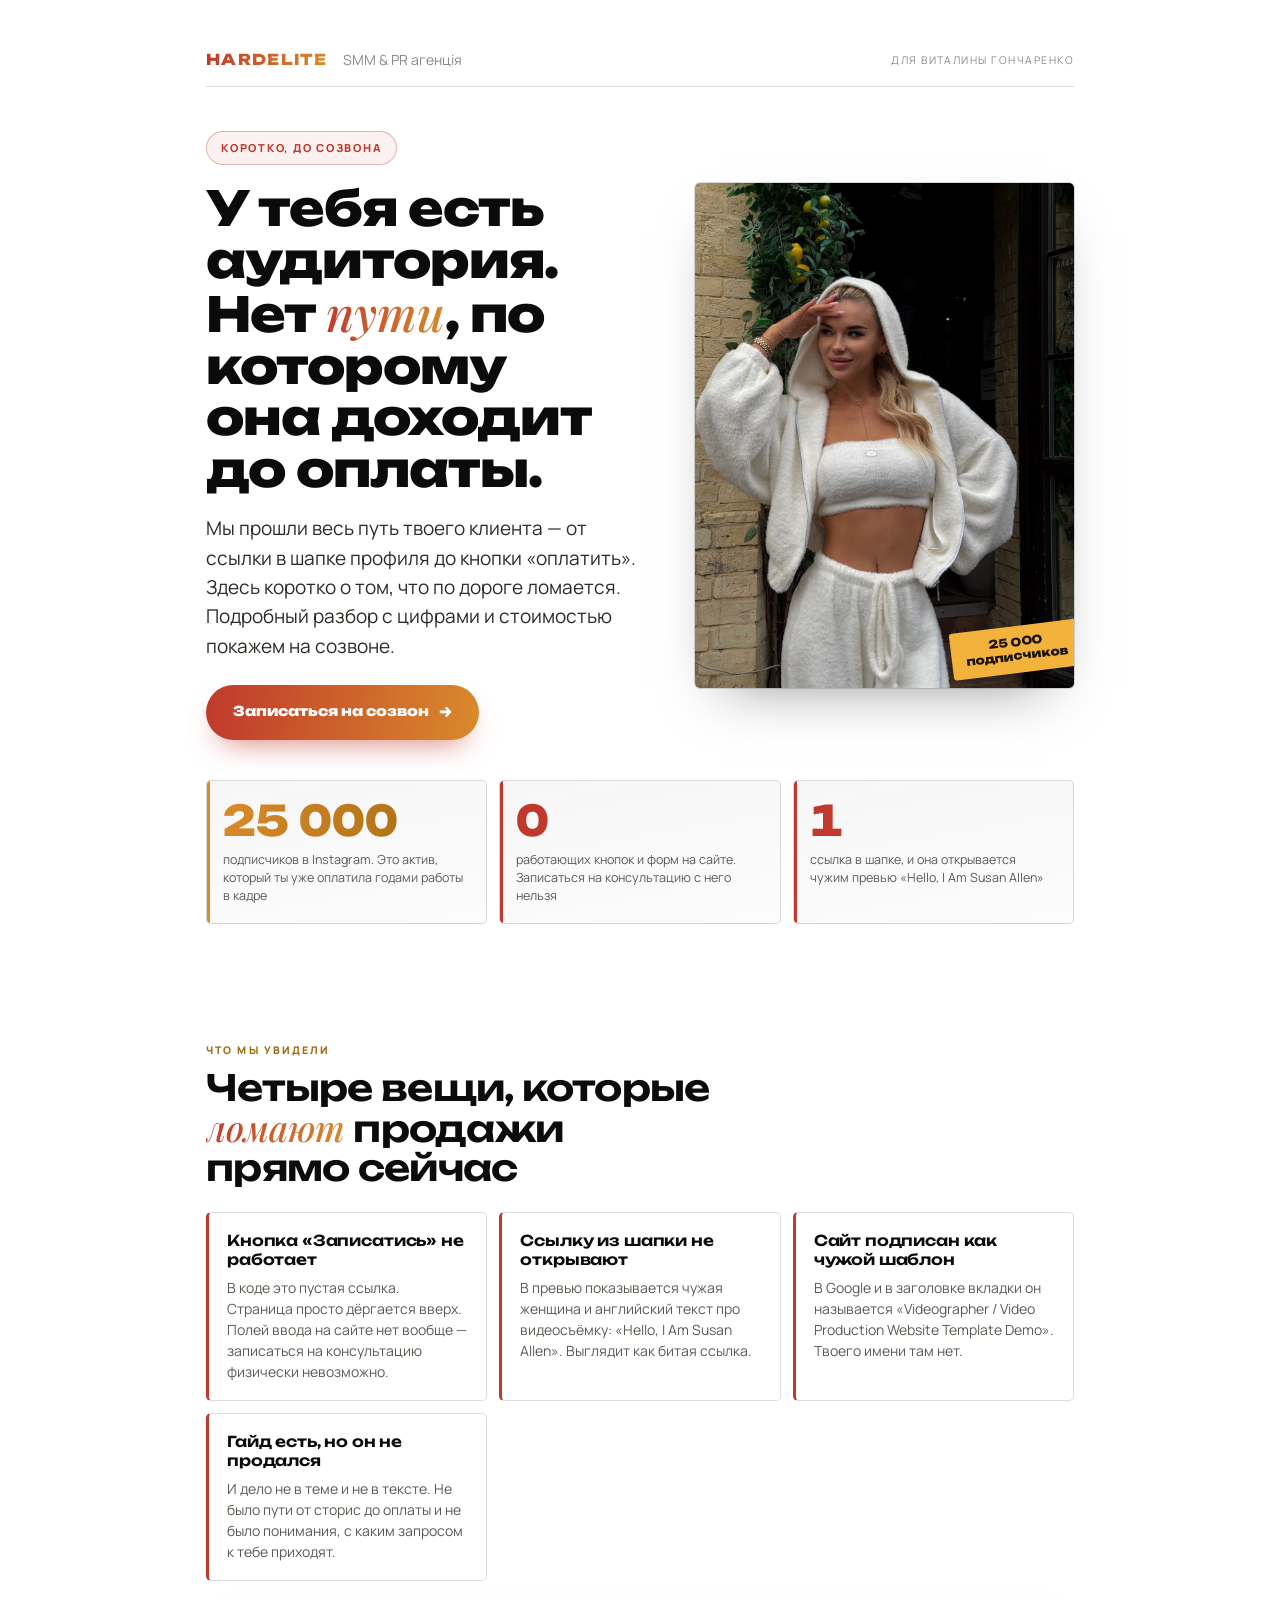
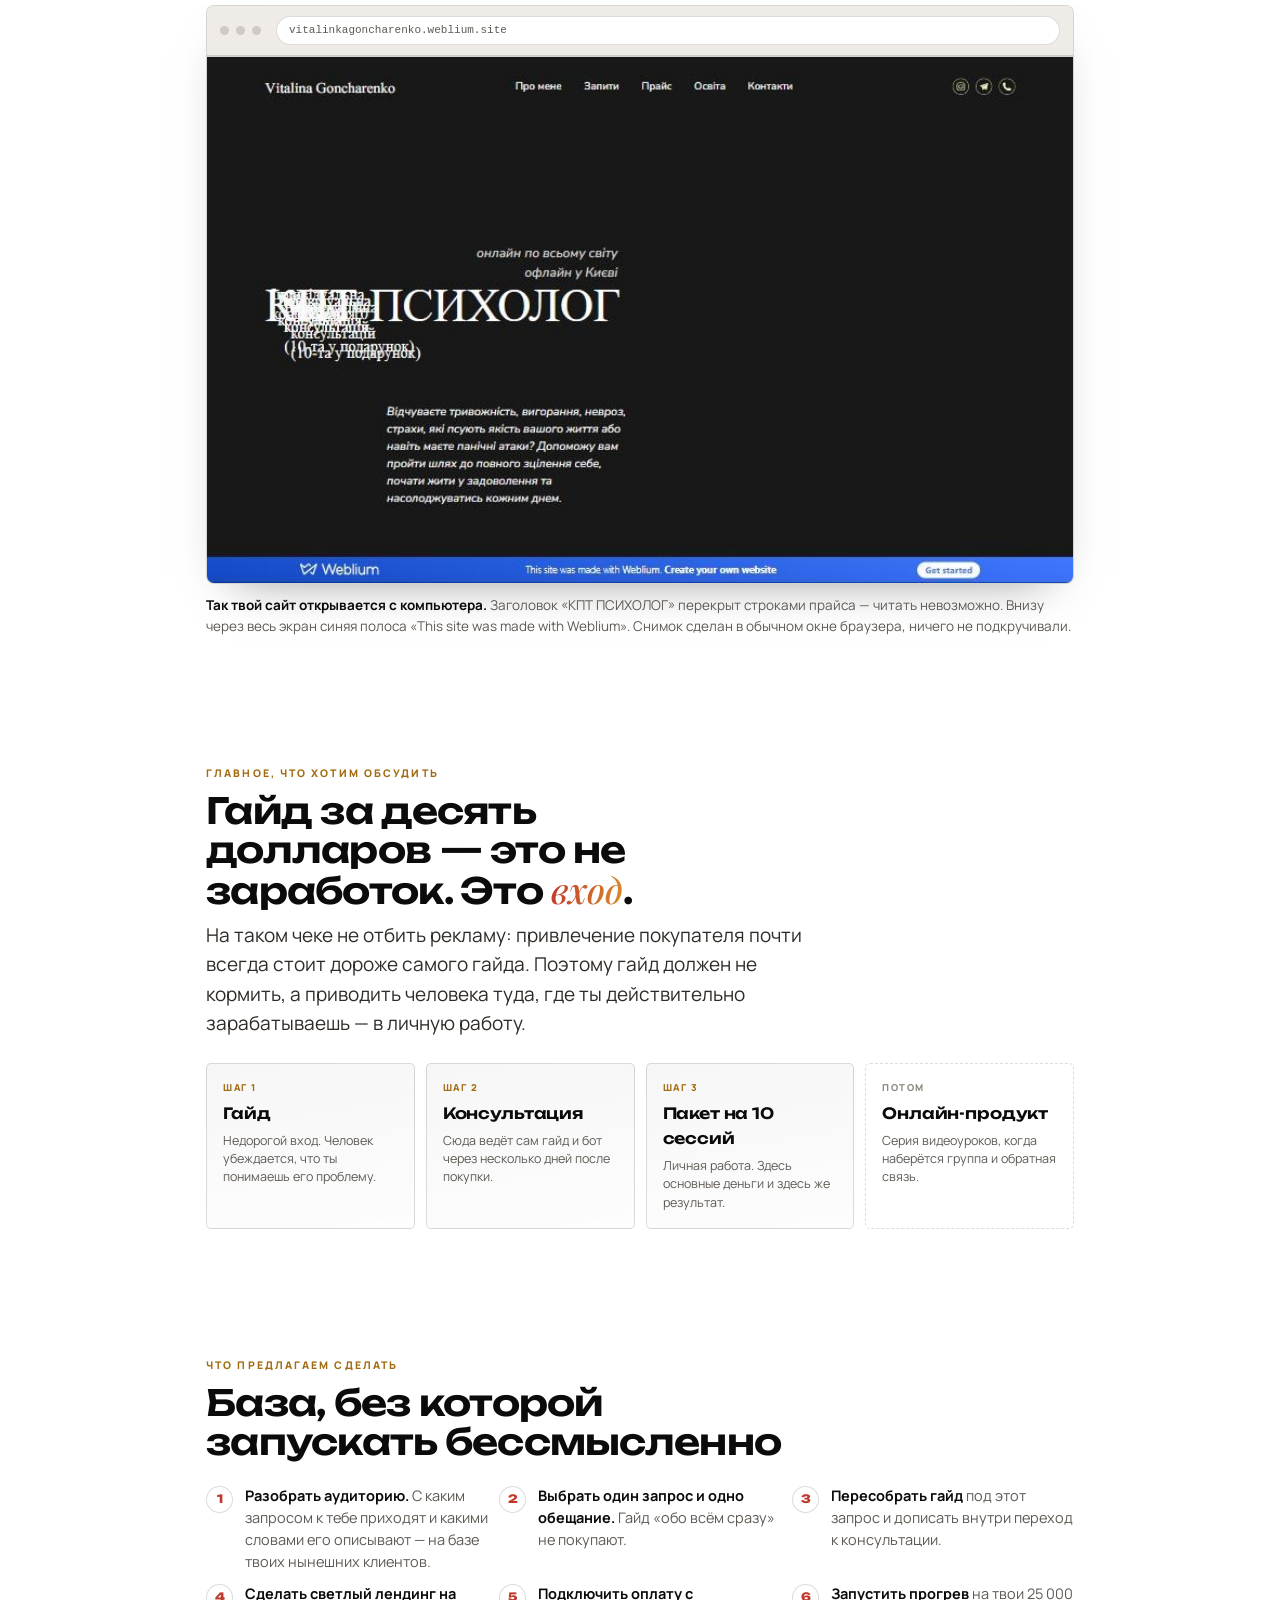
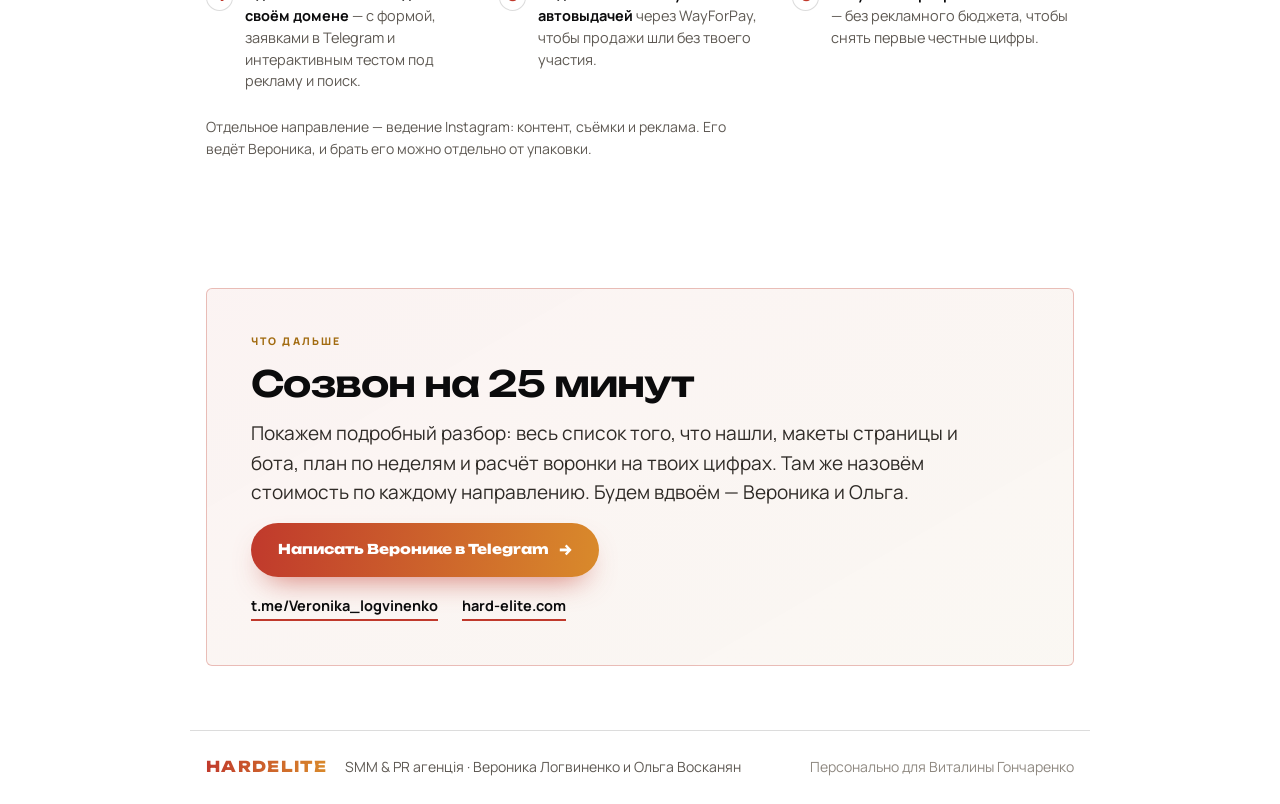
<file: vitalina/kratko/index.html>
<!doctype html>
<html lang="ru">
<head>
<meta charset="utf-8">
<meta name="viewport" content="width=device-width, initial-scale=1, viewport-fit=cover">
<meta name="robots" content="noindex, nofollow">
<meta name="description" content="Коротко: что ломает продажи прямо сейчас и что с этим делать.">
<link rel="canonical" href="https://www.hard-elite.com/vitalina/kratko/">

<meta property="og:type" content="website">
<meta property="og:url" content="https://www.hard-elite.com/vitalina/kratko/">
<meta property="og:site_name" content="HARDELITE">
<meta property="og:locale" content="ru_RU">
<meta property="og:title" content="Виталине Гончаренко — коротко">
<meta property="og:description" content="Коротко: что ломает продажи прямо сейчас и что с этим делать.">
<meta property="og:image" content="https://www.hard-elite.com/vitalina/img/i3.jpg">
<meta property="og:image:secure_url" content="https://www.hard-elite.com/vitalina/img/i3.jpg">
<meta property="og:image:width" content="1100">
<meta property="og:image:height" content="1467">
<meta property="og:image:alt" content="Виталина Гончаренко">
<meta name="twitter:card" content="summary_large_image">
<meta name="twitter:title" content="Виталине Гончаренко — коротко">
<meta name="twitter:description" content="Коротко: что ломает продажи прямо сейчас и что с этим делать.">
<meta name="twitter:image" content="https://www.hard-elite.com/vitalina/img/i3.jpg">

<style>
  html{-webkit-text-size-adjust:100%}
  body{margin:0}
  img{max-width:100%}
  [hidden]{display:none!important}
  :root{padding-top:env(safe-area-inset-top,0px);padding-bottom:env(safe-area-inset-bottom,0px)}
</style>

<title>Виталине от HARDELITE</title>
<link rel="preconnect" href="https://fonts.googleapis.com">
<link rel="preconnect" href="https://fonts.gstatic.com" crossorigin>
<link rel="stylesheet" href="https://fonts.googleapis.com/css2?family=Unbounded:wght@400;600;800&family=Manrope:wght@400;500;600;800&family=Playfair+Display:ital,wght@1,500;1,600&display=swap">

<style>
/* Layout: короткая страница в одну колонку — экран-знакомство, цифры,
   что увидели, один скриншот, суть по деньгам, предложение созвона.
   Палитра та же, что в подробной версии: чёрным по белому, акцент красным. */
:root{
  --bg:#FFFFFF;
  --bg2:#F7F5F2;
  --fg:#0B0B0C;
  --muted:#5E5953;
  --dim:#8E8880;
  --line:rgba(11,11,12,.14);
  --hot:#C0392C;
  --gold:#A26B10;
  --d:'Unbounded','Manrope',system-ui,sans-serif;
  --b:'Manrope','Segoe UI',system-ui,sans-serif;
  --s:'Playfair Display',Georgia,serif;
  color-scheme:light;
}
*{box-sizing:border-box}
body{background:var(--bg);color:var(--fg);font-family:var(--b);font-size:16px;line-height:1.62;-webkit-font-smoothing:antialiased;overflow-x:hidden}
.wrap{max-width:900px;margin:0 auto;padding-left:max(16px,env(safe-area-inset-left,0px));padding-right:max(16px,env(safe-area-inset-right,0px))}
section>.wrap{padding-block:clamp(36px,5.5vw,64px)}
.measure{max-width:60ch}
.stack{display:flex;flex-direction:column;gap:clamp(15px,2.2vw,24px)}
.stack-s{display:flex;flex-direction:column;gap:10px}

h1,h2,h3{margin:0;font-family:var(--d);font-weight:600;text-wrap:balance;letter-spacing:-.02em;line-height:1.08}
h1{font-size:clamp(28px,4.7vw,48px);font-weight:800;max-width:17ch}
h2{font-size:clamp(23px,3.6vw,36px)}
h3{font-size:clamp(16px,2vw,19px);line-height:1.28}
p{margin:0}
.it{font-family:var(--s);font-style:italic;font-weight:500;letter-spacing:0}
.hotgrad{background:linear-gradient(97deg,var(--hot),#D98A2B);-webkit-background-clip:text;background-clip:text;color:transparent}
.eyebrow{font-size:10.5px;font-weight:800;letter-spacing:.2em;text-transform:uppercase;color:var(--gold)}
.lead{font-size:clamp(16.5px,1.8vw,19px);line-height:1.55;color:#2E2A26}
.small{font-size:14px;line-height:1.58;color:var(--muted)}

.top{display:flex;flex-wrap:wrap;align-items:center;gap:8px 16px;padding-block:14px;border-bottom:1px solid var(--line)}
.logo{font-family:var(--d);font-weight:800;font-size:15px;letter-spacing:.09em;background:linear-gradient(97deg,var(--hot),#D98A2B);-webkit-background-clip:text;background-clip:text;color:transparent}
.top .small{color:var(--dim)}
.top .right{margin-left:auto;font-size:10.5px;letter-spacing:.14em;text-transform:uppercase;color:var(--dim)}

.hero .wrap{padding-block:clamp(20px,3vw,34px) clamp(30px,4.5vw,54px)}
.hgrid{display:grid;grid-template-columns:1.08fr .92fr;gap:clamp(22px,3.4vw,46px);align-items:center;margin-top:clamp(24px,4vw,44px)}
.shot{position:relative;border-radius:5px;overflow:hidden;aspect-ratio:3/4;max-width:100%;background:var(--bg2);box-shadow:0 24px 56px -30px rgba(11,11,12,.5),0 0 0 1px var(--line)}
.shot img{width:100%;height:100%;object-fit:cover;display:block}
.sticker{position:absolute;right:-8px;bottom:16px;transform:rotate(-7deg);background:#F2B23C;color:#1A1205;font-family:var(--d);font-weight:800;font-size:11.5px;padding:9px 14px;border-radius:3px;text-align:center;line-height:1.25;box-shadow:0 10px 24px -12px rgba(11,11,12,.5)}
.badge{display:inline-flex;align-items:center;gap:9px;padding:7px 14px;border:1px solid rgba(192,57,44,.35);border-radius:100px;background:rgba(192,57,44,.07);font-size:11px;font-weight:800;letter-spacing:.16em;text-transform:uppercase;color:var(--hot);margin-bottom:18px}

.btn{align-self:flex-start;display:inline-flex;align-items:center;gap:10px;padding:15px 27px;border-radius:100px;background:linear-gradient(97deg,var(--hot),#D98A2B);color:#FFF;font-family:var(--d);font-weight:800;font-size:13.5px;text-decoration:none;box-shadow:0 14px 30px -14px rgba(192,57,44,.75);transition:transform .2s,box-shadow .2s}
.btn::after{content:"→";font-size:15px}
.btn:hover{transform:translateY(-2px);box-shadow:0 20px 38px -14px rgba(192,57,44,.55)}
.btn:focus-visible{outline:2px solid var(--gold);outline-offset:4px}

.facts{display:grid;grid-template-columns:repeat(3,1fr);gap:12px;margin-top:clamp(24px,3.6vw,40px)}
.fact{background:linear-gradient(170deg,rgba(11,11,12,.035),rgba(11,11,12,.01));border:1px solid var(--line);border-radius:5px;padding:18px 16px;min-width:0;position:relative;overflow:hidden}
.fact::before{content:"";position:absolute;left:0;top:0;bottom:0;width:3px;background:var(--hot)}
.fact.good::before{background:#D98A2B}
.fact b{display:block;font-family:var(--d);font-weight:800;font-size:clamp(27px,4.4vw,42px);line-height:1;font-variant-numeric:tabular-nums}
.fact.good b{background:linear-gradient(97deg,#D98A2B,var(--gold));-webkit-background-clip:text;background-clip:text;color:transparent}
.fact.bad b{color:var(--hot)}
.fact span{display:block;margin-top:10px;font-size:12.5px;line-height:1.45;color:var(--muted)}

.list{display:grid;grid-template-columns:repeat(auto-fit,minmax(260px,1fr));gap:12px}
.item{background:#FFF;border:1px solid var(--line);border-left:3px solid var(--hot);border-radius:5px;padding:18px;min-width:0}
.item b{display:block;font-family:var(--d);font-weight:600;font-size:15px;line-height:1.3;margin-bottom:7px;letter-spacing:-.01em}
.item span{display:block;font-size:14px;line-height:1.5;color:var(--muted)}

.mock{border:1px solid var(--line);border-radius:8px;overflow:hidden;background:var(--bg2);box-shadow:0 20px 46px -28px rgba(11,11,12,.5)}
.mock-bar{display:flex;align-items:center;gap:7px;padding:10px 13px;background:#EFECE8;border-bottom:1px solid var(--line)}
.mock-bar i{width:9px;height:9px;border-radius:50%;background:#CFCAC4;display:block}
.mock-bar .url{flex:1;margin-left:8px;background:#FFF;border:1px solid var(--line);border-radius:100px;padding:5px 12px;font-size:11px;color:var(--muted);font-family:ui-monospace,Menlo,Consolas,monospace;overflow:hidden;text-overflow:ellipsis;white-space:nowrap}
.mock img{width:100%;height:auto;display:block;border-top:1px solid var(--line)}
figure{margin:0;display:flex;flex-direction:column;gap:11px}
figcaption{font-size:13.5px;line-height:1.55;color:var(--muted)}
figcaption b{color:var(--fg);font-weight:700}

.ladder{display:grid;grid-template-columns:repeat(auto-fit,minmax(170px,1fr));gap:11px;margin:0;padding:0;list-style:none}
.ladder li{background:linear-gradient(170deg,rgba(11,11,12,.035),rgba(11,11,12,.008));border:1px solid var(--line);border-radius:5px;padding:16px;min-width:0;display:flex;flex-direction:column;gap:6px}
.ladder li:last-child{border-style:dashed;background:none}
.ladder .st{font-size:9.5px;font-weight:800;letter-spacing:.16em;text-transform:uppercase;color:var(--gold)}
.ladder li:last-child .st{color:var(--dim)}
.ladder b{font-family:var(--d);font-weight:600;font-size:15.5px;letter-spacing:-.01em}
.ladder p{font-size:12.5px;line-height:1.45;color:var(--muted)}

.fix{display:grid;grid-template-columns:repeat(auto-fit,minmax(248px,1fr));gap:11px;margin:0;padding:0;list-style:none;counter-reset:f}
.fix li{counter-increment:f;display:grid;grid-template-columns:auto minmax(0,1fr);gap:12px;align-items:start;font-size:14.5px;line-height:1.5;color:var(--muted)}
.fix li::before{content:counter(f);font-family:var(--d);font-weight:800;font-size:11.5px;color:var(--hot);background:#FFF;border:1px solid var(--line);border-radius:50%;width:25px;height:25px;display:flex;align-items:center;justify-content:center;flex:none;margin-top:1px}
.fix b{color:var(--fg);font-weight:700}

.cta-wrap{border:1px solid rgba(192,57,44,.3);border-radius:6px;background:linear-gradient(150deg,rgba(192,57,44,.06),rgba(162,107,16,.05));padding:clamp(24px,3.6vw,44px);display:flex;flex-direction:column;gap:15px}
.contacts{display:flex;flex-wrap:wrap;gap:10px 24px;margin-top:2px}
.contacts a{color:var(--fg);text-decoration:none;font-weight:700;font-size:14.5px;border-bottom:2px solid var(--hot);padding-bottom:2px}
.contacts a:hover{color:var(--hot)}
.contacts a:focus-visible{outline:2px solid var(--gold);outline-offset:4px}
footer .wrap{padding-block:24px;display:flex;flex-wrap:wrap;gap:8px 18px;align-items:baseline;border-top:1px solid var(--line)}

@media (max-width:820px){
  .hgrid{grid-template-columns:1fr}
  .shot{aspect-ratio:4/5}
  .facts{grid-template-columns:1fr}
  .top .right{margin-left:0}
}
@media (prefers-reduced-motion:reduce){*{animation:none!important;transition:none!important}}
</style>
</head>
<body>

<div class="page">

<!-- ====================== HERO ====================== -->
<header class="hero">
  <div class="wrap">
    <div class="top">
      <span class="logo">HARDELITE</span>
      <span class="small">SMM &amp; PR агенція</span>
      <span class="right">для Виталины Гончаренко</span>
    </div>

    <div class="hgrid">
      <div>
        <span class="badge">Коротко, до созвона</span>
        <h1>У тебя есть аудитория. Нет <span class="it hotgrad">пути</span>, по которому она доходит до оплаты.</h1>
        <p class="lead" style="max-width:42ch;margin-top:18px">
          Мы прошли весь путь твоего клиента — от ссылки в шапке профиля
          до кнопки «оплатить». Здесь коротко о том, что по дороге ломается.
          Подробный разбор с цифрами и стоимостью покажем на созвоне.
        </p>
        <div style="margin-top:24px"><a class="btn" href="#cta">Записаться на созвон</a></div>
      </div>

      <div class="shot">
        <img src="/vitalina/img/i3.jpg" alt="Виталина Гончаренко">
        <span class="sticker">25 000<br>подписчиков</span>
      </div>
    </div>

    <div class="facts">
      <div class="fact good">
        <b>25 000</b>
        <span>подписчиков в Instagram. Это актив, который ты уже оплатила годами работы в кадре</span>
      </div>
      <div class="fact bad">
        <b>0</b>
        <span>работающих кнопок и форм на сайте. Записаться на консультацию с него нельзя</span>
      </div>
      <div class="fact bad">
        <b>1</b>
        <span>ссылка в шапке, и она открывается чужим превью «Hello, I Am Susan Allen»</span>
      </div>
    </div>
  </div>
</header>

<!-- ====================== ЧТО УВИДЕЛИ ====================== -->
<section>
  <div class="wrap stack">
    <div class="measure stack-s">
      <span class="eyebrow">Что мы увидели</span>
      <h2>Четыре вещи, которые <span class="it hotgrad">ломают</span> продажи прямо сейчас</h2>
    </div>

    <div class="list">
      <div class="item">
        <b>Кнопка «Записатись» не работает</b>
        <span>В коде это пустая ссылка. Страница просто дёргается вверх. Полей ввода на сайте нет вообще — записаться на консультацию физически невозможно.</span>
      </div>
      <div class="item">
        <b>Ссылку из шапки не открывают</b>
        <span>В превью показывается чужая женщина и английский текст про видеосъёмку: «Hello, I Am Susan Allen». Выглядит как битая ссылка.</span>
      </div>
      <div class="item">
        <b>Сайт подписан как чужой шаблон</b>
        <span>В Google и в заголовке вкладки он называется «Videographer / Video Production Website Template Demo». Твоего имени там нет.</span>
      </div>
      <div class="item">
        <b>Гайд есть, но он не продался</b>
        <span>И дело не в теме и не в тексте. Не было пути от сторис до оплаты и не было понимания, с каким запросом к тебе приходят.</span>
      </div>
    </div>

    <figure>
      <div class="mock">
        <div class="mock-bar"><i></i><i></i><i></i><span class="url">vitalinkagoncharenko.weblium.site</span></div>
        <img src="/vitalina/img/site-now-1.jpg" alt="Первый экран сайта на компьютере: заголовок перекрыт текстом прайса">
      </div>
      <figcaption>
        <b>Так твой сайт открывается с компьютера.</b>
        Заголовок «КПТ ПСИХОЛОГ» перекрыт строками прайса — читать невозможно.
        Внизу через весь экран синяя полоса «This site was made with Weblium».
        Снимок сделан в обычном окне браузера, ничего не подкручивали.
      </figcaption>
    </figure>
  </div>
</section>

<!-- ====================== ГЛАВНОЕ ====================== -->
<section>
  <div class="wrap stack">
    <div class="measure stack-s">
      <span class="eyebrow">Главное, что хотим обсудить</span>
      <h2>Гайд за десять долларов — это не заработок. Это <span class="it hotgrad">вход</span>.</h2>
      <p class="lead">
        На таком чеке не отбить рекламу: привлечение покупателя почти всегда
        стоит дороже самого гайда. Поэтому гайд должен не кормить, а приводить
        человека туда, где ты действительно зарабатываешь — в личную работу.
      </p>
    </div>

    <ol class="ladder">
      <li><span class="st">Шаг 1</span><b>Гайд</b><p>Недорогой вход. Человек убеждается, что ты понимаешь его проблему.</p></li>
      <li><span class="st">Шаг 2</span><b>Консультация</b><p>Сюда ведёт сам гайд и бот через несколько дней после покупки.</p></li>
      <li><span class="st">Шаг 3</span><b>Пакет на 10 сессий</b><p>Личная работа. Здесь основные деньги и здесь же результат.</p></li>
      <li><span class="st">Потом</span><b>Онлайн-продукт</b><p>Серия видеоуроков, когда наберётся группа и обратная связь.</p></li>
    </ol>
  </div>
</section>

<!-- ====================== ЧТО ПРЕДЛАГАЕМ ====================== -->
<section>
  <div class="wrap stack">
    <div class="measure stack-s">
      <span class="eyebrow">Что предлагаем сделать</span>
      <h2>База, без которой запускать бессмысленно</h2>
    </div>

    <ol class="fix">
      <li><div><b>Разобрать аудиторию.</b> С каким запросом к тебе приходят и какими словами его описывают — на базе твоих нынешних клиентов.</div></li>
      <li><div><b>Выбрать один запрос и одно обещание.</b> Гайд «обо всём сразу» не покупают.</div></li>
      <li><div><b>Пересобрать гайд</b> под этот запрос и дописать внутри переход к консультации.</div></li>
      <li><div><b>Сделать светлый лендинг на своём домене</b> — с формой, заявками в Telegram и интерактивным тестом под рекламу и поиск.</div></li>
      <li><div><b>Подключить оплату с автовыдачей</b> через WayForPay, чтобы продажи шли без твоего участия.</div></li>
      <li><div><b>Запустить прогрев</b> на твои 25 000 — без рекламного бюджета, чтобы снять первые честные цифры.</div></li>
    </ol>

    <p class="small measure">
      Отдельное направление — ведение Instagram: контент, съёмки и реклама.
      Его ведёт Вероника, и брать его можно отдельно от упаковки.
    </p>
  </div>
</section>

<!-- ====================== CTA ====================== -->
<section id="cta">
  <div class="wrap">
    <div class="cta-wrap">
      <span class="eyebrow">Что дальше</span>
      <h2>Созвон на 25 минут</h2>
      <p class="lead measure">
        Покажем подробный разбор: весь список того, что нашли, макеты страницы
        и бота, план по неделям и расчёт воронки на твоих цифрах.
        Там же назовём стоимость по каждому направлению.
        Будем вдвоём — Вероника и Ольга.
      </p>
      <a class="btn" href="https://t.me/Veronika_logvinenko">Написать Веронике в Telegram</a>
      <div class="contacts">
        <a href="https://t.me/Veronika_logvinenko">t.me/Veronika_logvinenko</a>
        <a href="https://www.hard-elite.com">hard-elite.com</a>
      </div>
    </div>
  </div>
</section>

<footer>
  <div class="wrap">
    <span class="logo">HARDELITE</span>
    <span class="small">SMM &amp; PR агенція · Вероника Логвиненко и Ольга Восканян</span>
    <span class="small" style="margin-left:auto;color:var(--dim)">Персонально для Виталины Гончаренко</span>
  </div>
</footer>

</div>

</body>
</html>
</file>
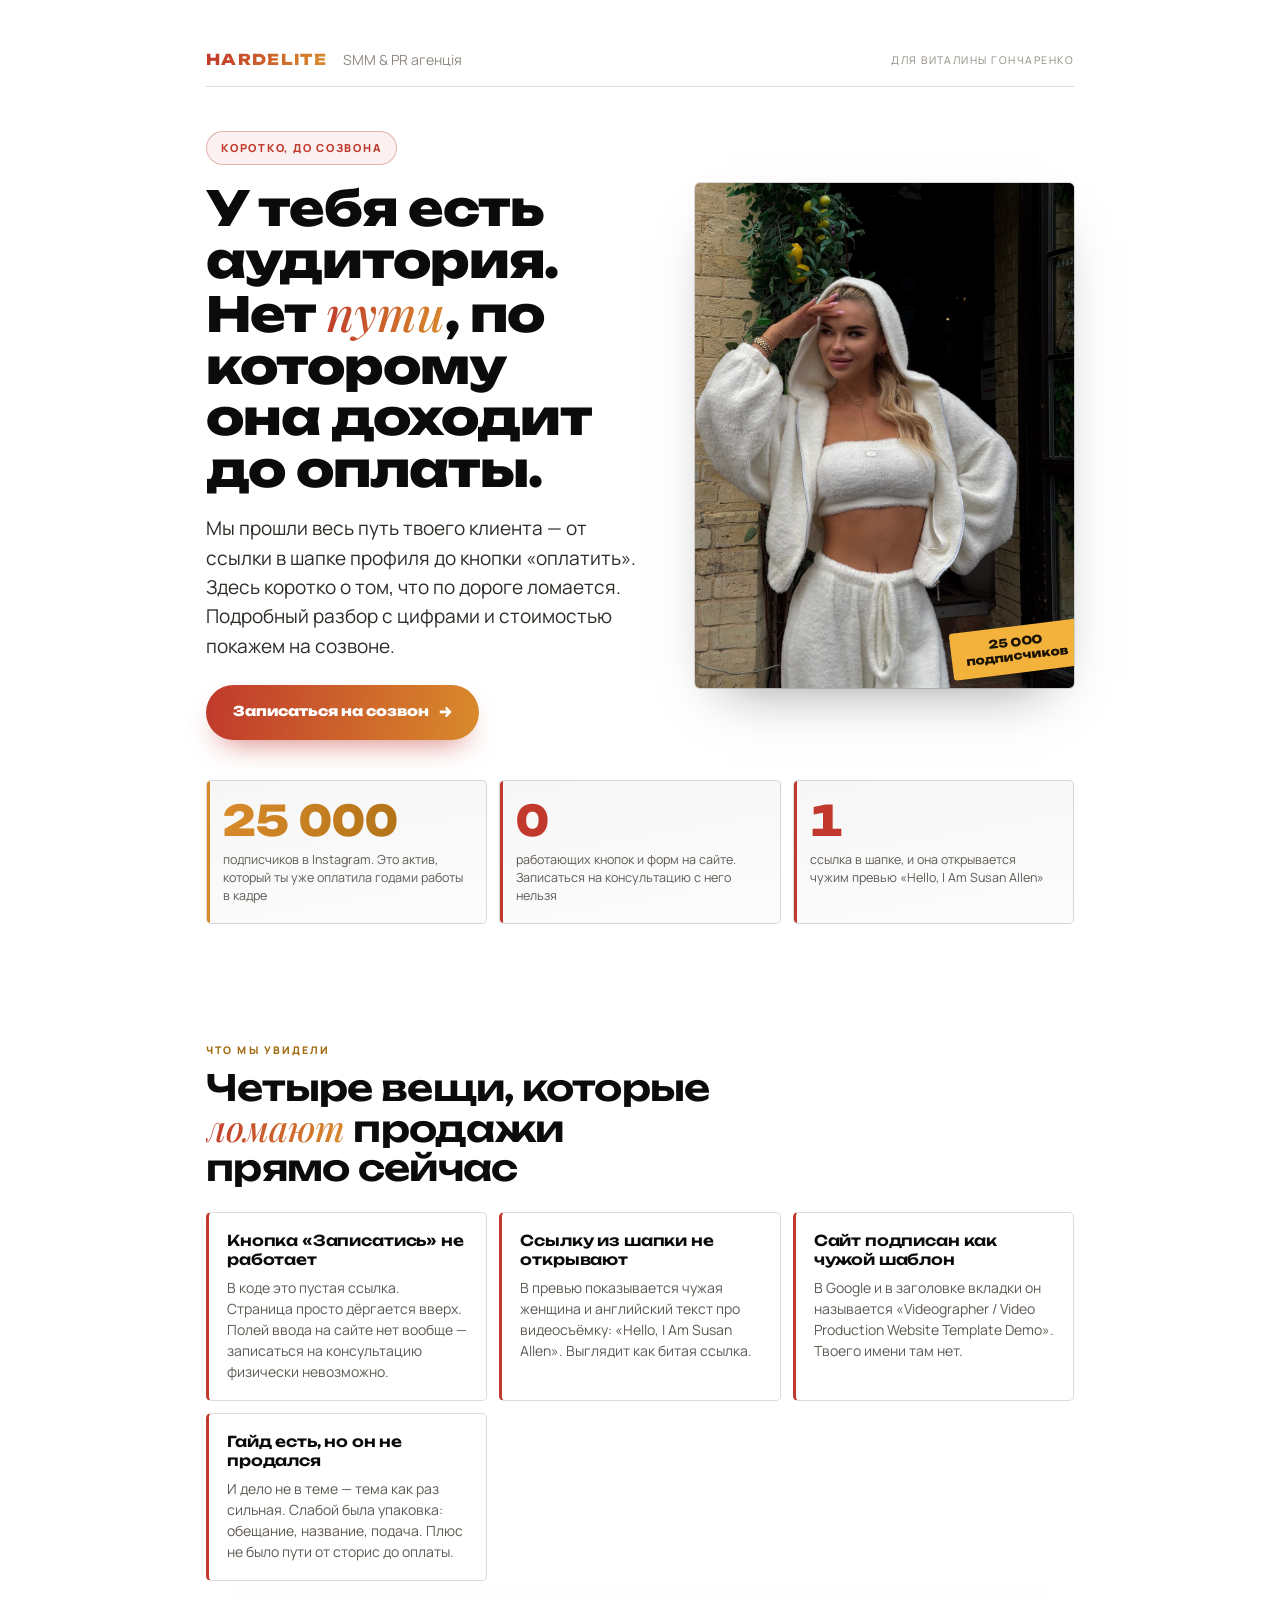
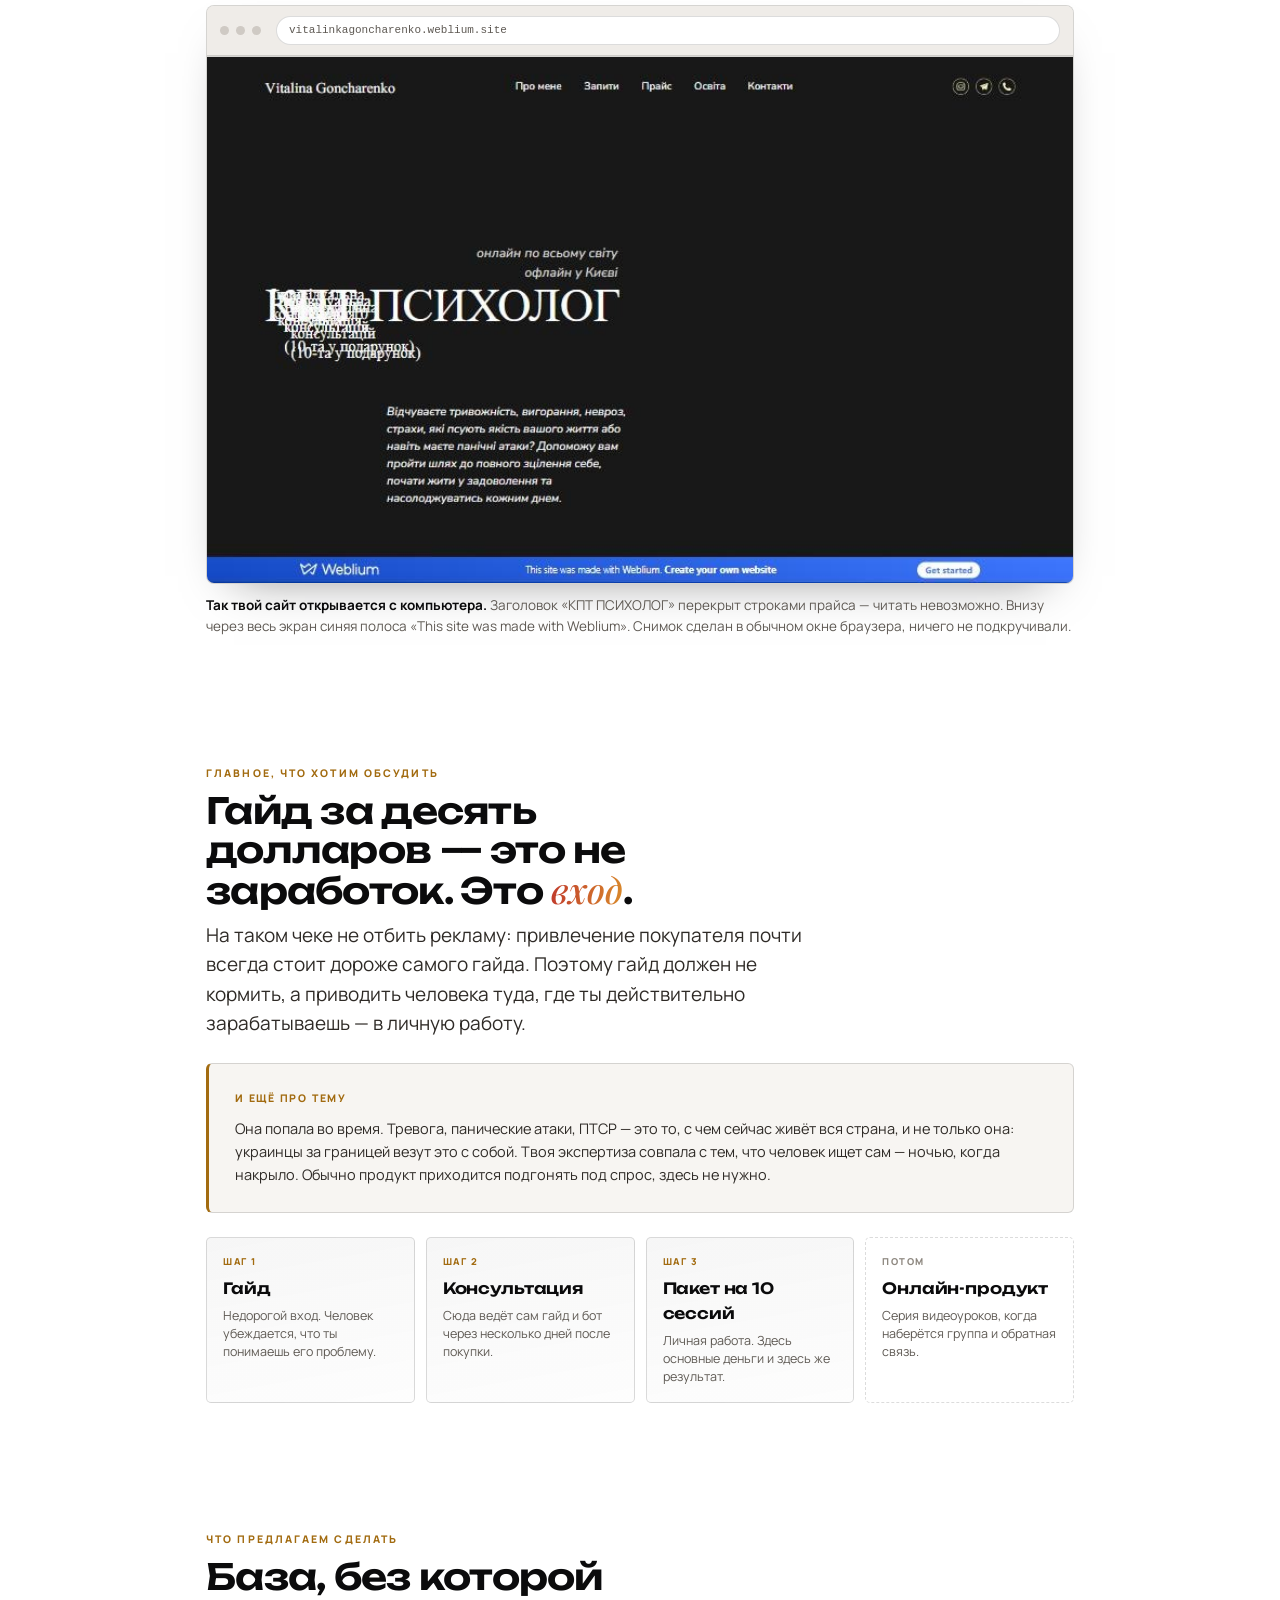
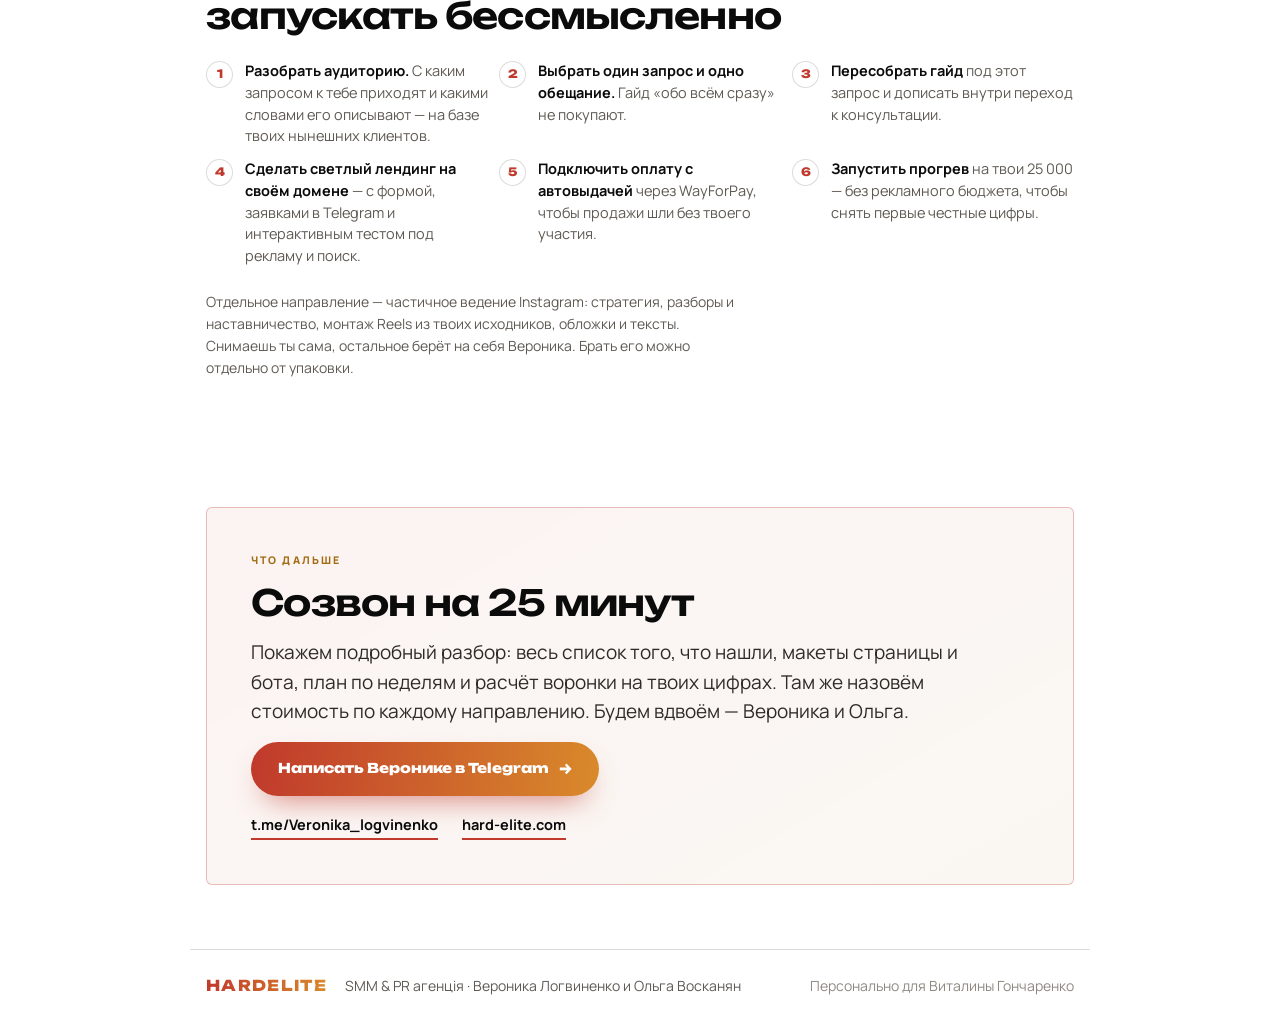
<file: vitalina/ofer/index.html>
<!doctype html>
<html lang="ru">
<head>
<meta charset="utf-8">
<meta name="viewport" content="width=device-width, initial-scale=1, viewport-fit=cover">
<meta name="robots" content="noindex, nofollow">
<meta name="description" content="Коротко: что ломает продажи прямо сейчас и что с этим делать.">
<link rel="canonical" href="https://www.hard-elite.com/vitalina/ofer/">

<meta property="og:type" content="website">
<meta property="og:url" content="https://www.hard-elite.com/vitalina/ofer/">
<meta property="og:site_name" content="HARDELITE">
<meta property="og:locale" content="ru_RU">
<meta property="og:title" content="Виталине Гончаренко — от HARDELITE">
<meta property="og:description" content="Коротко: что ломает продажи прямо сейчас и что с этим делать.">
<meta property="og:image" content="https://www.hard-elite.com/vitalina/img/i3.jpg">
<meta property="og:image:secure_url" content="https://www.hard-elite.com/vitalina/img/i3.jpg">
<meta property="og:image:width" content="1100">
<meta property="og:image:height" content="1467">
<meta property="og:image:alt" content="Виталина Гончаренко">
<meta name="twitter:card" content="summary_large_image">
<meta name="twitter:title" content="Виталине Гончаренко — от HARDELITE">
<meta name="twitter:description" content="Коротко: что ломает продажи прямо сейчас и что с этим делать.">
<meta name="twitter:image" content="https://www.hard-elite.com/vitalina/img/i3.jpg">

<style>
  html{-webkit-text-size-adjust:100%}
  body{margin:0}
  img{max-width:100%}
  [hidden]{display:none!important}
  :root{padding-top:env(safe-area-inset-top,0px);padding-bottom:env(safe-area-inset-bottom,0px)}
</style>

<title>Виталине от HARDELITE</title>
<link rel="preconnect" href="https://fonts.googleapis.com">
<link rel="preconnect" href="https://fonts.gstatic.com" crossorigin>
<link rel="stylesheet" href="https://fonts.googleapis.com/css2?family=Unbounded:wght@400;600;800&family=Manrope:wght@400;500;600;800&family=Playfair+Display:ital,wght@1,500;1,600&display=swap">

<style>
/* Layout: короткая страница в одну колонку — экран-знакомство, цифры,
   что увидели, один скриншот, суть по деньгам, предложение созвона.
   Палитра та же, что в подробной версии: чёрным по белому, акцент красным. */
:root{
  --bg:#FFFFFF;
  --bg2:#F7F5F2;
  --fg:#0B0B0C;
  --muted:#5E5953;
  --dim:#8E8880;
  --line:rgba(11,11,12,.14);
  --hot:#C0392C;
  --gold:#A26B10;
  --d:'Unbounded','Manrope',system-ui,sans-serif;
  --b:'Manrope','Segoe UI',system-ui,sans-serif;
  --s:'Playfair Display',Georgia,serif;
  color-scheme:light;
}
*{box-sizing:border-box}
body{background:var(--bg);color:var(--fg);font-family:var(--b);font-size:16px;line-height:1.62;-webkit-font-smoothing:antialiased;overflow-x:hidden}
.wrap{max-width:900px;margin:0 auto;padding-left:max(16px,env(safe-area-inset-left,0px));padding-right:max(16px,env(safe-area-inset-right,0px))}
section>.wrap{padding-block:clamp(36px,5.5vw,64px)}
.measure{max-width:60ch}
.stack{display:flex;flex-direction:column;gap:clamp(15px,2.2vw,24px)}
.stack-s{display:flex;flex-direction:column;gap:10px}

h1,h2,h3{margin:0;font-family:var(--d);font-weight:600;text-wrap:balance;letter-spacing:-.02em;line-height:1.08}
h1{font-size:clamp(28px,4.7vw,48px);font-weight:800;max-width:17ch}
h2{font-size:clamp(23px,3.6vw,36px)}
h3{font-size:clamp(16px,2vw,19px);line-height:1.28}
p{margin:0}
.it{font-family:var(--s);font-style:italic;font-weight:500;letter-spacing:0}
.hotgrad{background:linear-gradient(97deg,var(--hot),#D98A2B);-webkit-background-clip:text;background-clip:text;color:transparent}
.eyebrow{font-size:10.5px;font-weight:800;letter-spacing:.2em;text-transform:uppercase;color:var(--gold)}
.lead{font-size:clamp(16.5px,1.8vw,19px);line-height:1.55;color:#2E2A26}
.small{font-size:14px;line-height:1.58;color:var(--muted)}

.top{display:flex;flex-wrap:wrap;align-items:center;gap:8px 16px;padding-block:14px;border-bottom:1px solid var(--line)}
.logo{font-family:var(--d);font-weight:800;font-size:15px;letter-spacing:.09em;background:linear-gradient(97deg,var(--hot),#D98A2B);-webkit-background-clip:text;background-clip:text;color:transparent}
.top .small{color:var(--dim)}
.top .right{margin-left:auto;font-size:10.5px;letter-spacing:.14em;text-transform:uppercase;color:var(--dim)}

.hero .wrap{padding-block:clamp(20px,3vw,34px) clamp(30px,4.5vw,54px)}
.hgrid{display:grid;grid-template-columns:1.08fr .92fr;gap:clamp(22px,3.4vw,46px);align-items:center;margin-top:clamp(24px,4vw,44px)}
.shot{position:relative;border-radius:5px;overflow:hidden;aspect-ratio:3/4;max-width:100%;background:var(--bg2);box-shadow:0 24px 56px -30px rgba(11,11,12,.5),0 0 0 1px var(--line)}
.shot img{width:100%;height:100%;object-fit:cover;display:block}
.sticker{position:absolute;right:-8px;bottom:16px;transform:rotate(-7deg);background:#F2B23C;color:#1A1205;font-family:var(--d);font-weight:800;font-size:11.5px;padding:9px 14px;border-radius:3px;text-align:center;line-height:1.25;box-shadow:0 10px 24px -12px rgba(11,11,12,.5)}
.badge{display:inline-flex;align-items:center;gap:9px;padding:7px 14px;border:1px solid rgba(192,57,44,.35);border-radius:100px;background:rgba(192,57,44,.07);font-size:11px;font-weight:800;letter-spacing:.16em;text-transform:uppercase;color:var(--hot);margin-bottom:18px}

.btn{align-self:flex-start;display:inline-flex;align-items:center;gap:10px;padding:15px 27px;border-radius:100px;background:linear-gradient(97deg,var(--hot),#D98A2B);color:#FFF;font-family:var(--d);font-weight:800;font-size:13.5px;text-decoration:none;box-shadow:0 14px 30px -14px rgba(192,57,44,.75);transition:transform .2s,box-shadow .2s}
.btn::after{content:"→";font-size:15px}
.btn:hover{transform:translateY(-2px);box-shadow:0 20px 38px -14px rgba(192,57,44,.55)}
.btn:focus-visible{outline:2px solid var(--gold);outline-offset:4px}

.facts{display:grid;grid-template-columns:repeat(3,1fr);gap:12px;margin-top:clamp(24px,3.6vw,40px)}
.fact{background:linear-gradient(170deg,rgba(11,11,12,.035),rgba(11,11,12,.01));border:1px solid var(--line);border-radius:5px;padding:18px 16px;min-width:0;position:relative;overflow:hidden}
.fact::before{content:"";position:absolute;left:0;top:0;bottom:0;width:3px;background:var(--hot)}
.fact.good::before{background:#D98A2B}
.fact b{display:block;font-family:var(--d);font-weight:800;font-size:clamp(27px,4.4vw,42px);line-height:1;font-variant-numeric:tabular-nums}
.fact.good b{background:linear-gradient(97deg,#D98A2B,var(--gold));-webkit-background-clip:text;background-clip:text;color:transparent}
.fact.bad b{color:var(--hot)}
.fact span{display:block;margin-top:10px;font-size:12.5px;line-height:1.45;color:var(--muted)}

.list{display:grid;grid-template-columns:repeat(auto-fit,minmax(260px,1fr));gap:12px}
.item{background:#FFF;border:1px solid var(--line);border-left:3px solid var(--hot);border-radius:5px;padding:18px;min-width:0}
.item b{display:block;font-family:var(--d);font-weight:600;font-size:15px;line-height:1.3;margin-bottom:7px;letter-spacing:-.01em}
.item span{display:block;font-size:14px;line-height:1.5;color:var(--muted)}

.mock{border:1px solid var(--line);border-radius:8px;overflow:hidden;background:var(--bg2);box-shadow:0 20px 46px -28px rgba(11,11,12,.5)}
.mock-bar{display:flex;align-items:center;gap:7px;padding:10px 13px;background:#EFECE8;border-bottom:1px solid var(--line)}
.mock-bar i{width:9px;height:9px;border-radius:50%;background:#CFCAC4;display:block}
.mock-bar .url{flex:1;margin-left:8px;background:#FFF;border:1px solid var(--line);border-radius:100px;padding:5px 12px;font-size:11px;color:var(--muted);font-family:ui-monospace,Menlo,Consolas,monospace;overflow:hidden;text-overflow:ellipsis;white-space:nowrap}
.mock img{width:100%;height:auto;display:block;border-top:1px solid var(--line)}
figure{margin:0;display:flex;flex-direction:column;gap:11px}
figcaption{font-size:13.5px;line-height:1.55;color:var(--muted)}
figcaption b{color:var(--fg);font-weight:700}

.market{border:1px solid var(--line);border-left:3px solid var(--gold);border-radius:6px;background:var(--bg2);padding:clamp(18px,2.4vw,26px);display:flex;flex-direction:column;gap:11px}
.market .cap{font-size:10.5px;font-weight:800;letter-spacing:.17em;text-transform:uppercase;color:var(--gold)}
.market p{font-size:14.5px;line-height:1.58;color:#2E2A26}
.ladder{display:grid;grid-template-columns:repeat(auto-fit,minmax(170px,1fr));gap:11px;margin:0;padding:0;list-style:none}
.ladder li{background:linear-gradient(170deg,rgba(11,11,12,.035),rgba(11,11,12,.008));border:1px solid var(--line);border-radius:5px;padding:16px;min-width:0;display:flex;flex-direction:column;gap:6px}
.ladder li:last-child{border-style:dashed;background:none}
.ladder .st{font-size:9.5px;font-weight:800;letter-spacing:.16em;text-transform:uppercase;color:var(--gold)}
.ladder li:last-child .st{color:var(--dim)}
.ladder b{font-family:var(--d);font-weight:600;font-size:15.5px;letter-spacing:-.01em}
.ladder p{font-size:12.5px;line-height:1.45;color:var(--muted)}

.fix{display:grid;grid-template-columns:repeat(auto-fit,minmax(248px,1fr));gap:11px;margin:0;padding:0;list-style:none;counter-reset:f}
.fix li{counter-increment:f;display:grid;grid-template-columns:auto minmax(0,1fr);gap:12px;align-items:start;font-size:14.5px;line-height:1.5;color:var(--muted)}
.fix li::before{content:counter(f);font-family:var(--d);font-weight:800;font-size:11.5px;color:var(--hot);background:#FFF;border:1px solid var(--line);border-radius:50%;width:25px;height:25px;display:flex;align-items:center;justify-content:center;flex:none;margin-top:1px}
.fix b{color:var(--fg);font-weight:700}

.cta-wrap{border:1px solid rgba(192,57,44,.3);border-radius:6px;background:linear-gradient(150deg,rgba(192,57,44,.06),rgba(162,107,16,.05));padding:clamp(24px,3.6vw,44px);display:flex;flex-direction:column;gap:15px}
.contacts{display:flex;flex-wrap:wrap;gap:10px 24px;margin-top:2px}
.contacts a{color:var(--fg);text-decoration:none;font-weight:700;font-size:14.5px;border-bottom:2px solid var(--hot);padding-bottom:2px}
.contacts a:hover{color:var(--hot)}
.contacts a:focus-visible{outline:2px solid var(--gold);outline-offset:4px}
footer .wrap{padding-block:24px;display:flex;flex-wrap:wrap;gap:8px 18px;align-items:baseline;border-top:1px solid var(--line)}

@media (max-width:820px){
  .hgrid{grid-template-columns:1fr}
  .shot{aspect-ratio:4/5}
  .facts{grid-template-columns:1fr}
  .top .right{margin-left:0}
}
@media (prefers-reduced-motion:reduce){*{animation:none!important;transition:none!important}}
</style>
</head>
<body>

<div class="page">

<!-- ====================== HERO ====================== -->
<header class="hero">
  <div class="wrap">
    <div class="top">
      <span class="logo">HARDELITE</span>
      <span class="small">SMM &amp; PR агенція</span>
      <span class="right">для Виталины Гончаренко</span>
    </div>

    <div class="hgrid">
      <div>
        <span class="badge">Коротко, до созвона</span>
        <h1>У тебя есть аудитория. Нет <span class="it hotgrad">пути</span>, по которому она доходит до оплаты.</h1>
        <p class="lead" style="max-width:42ch;margin-top:18px">
          Мы прошли весь путь твоего клиента — от ссылки в шапке профиля
          до кнопки «оплатить». Здесь коротко о том, что по дороге ломается.
          Подробный разбор с цифрами и стоимостью покажем на созвоне.
        </p>
        <div style="margin-top:24px"><a class="btn" href="#cta">Записаться на созвон</a></div>
      </div>

      <div class="shot">
        <img src="/vitalina/img/i3.jpg" alt="Виталина Гончаренко">
        <span class="sticker">25 000<br>подписчиков</span>
      </div>
    </div>

    <div class="facts">
      <div class="fact good">
        <b>25 000</b>
        <span>подписчиков в Instagram. Это актив, который ты уже оплатила годами работы в кадре</span>
      </div>
      <div class="fact bad">
        <b>0</b>
        <span>работающих кнопок и форм на сайте. Записаться на консультацию с него нельзя</span>
      </div>
      <div class="fact bad">
        <b>1</b>
        <span>ссылка в шапке, и она открывается чужим превью «Hello, I Am Susan Allen»</span>
      </div>
    </div>
  </div>
</header>

<!-- ====================== ЧТО УВИДЕЛИ ====================== -->
<section>
  <div class="wrap stack">
    <div class="measure stack-s">
      <span class="eyebrow">Что мы увидели</span>
      <h2>Четыре вещи, которые <span class="it hotgrad">ломают</span> продажи прямо сейчас</h2>
    </div>

    <div class="list">
      <div class="item">
        <b>Кнопка «Записатись» не работает</b>
        <span>В коде это пустая ссылка. Страница просто дёргается вверх. Полей ввода на сайте нет вообще — записаться на консультацию физически невозможно.</span>
      </div>
      <div class="item">
        <b>Ссылку из шапки не открывают</b>
        <span>В превью показывается чужая женщина и английский текст про видеосъёмку: «Hello, I Am Susan Allen». Выглядит как битая ссылка.</span>
      </div>
      <div class="item">
        <b>Сайт подписан как чужой шаблон</b>
        <span>В Google и в заголовке вкладки он называется «Videographer / Video Production Website Template Demo». Твоего имени там нет.</span>
      </div>
      <div class="item">
        <b>Гайд есть, но он не продался</b>
        <span>И дело не в теме — тема как раз сильная. Слабой была упаковка: обещание, название, подача. Плюс не было пути от сторис до оплаты.</span>
      </div>
    </div>

    <figure>
      <div class="mock">
        <div class="mock-bar"><i></i><i></i><i></i><span class="url">vitalinkagoncharenko.weblium.site</span></div>
        <img src="/vitalina/img/site-now-1.jpg" alt="Первый экран сайта на компьютере: заголовок перекрыт текстом прайса">
      </div>
      <figcaption>
        <b>Так твой сайт открывается с компьютера.</b>
        Заголовок «КПТ ПСИХОЛОГ» перекрыт строками прайса — читать невозможно.
        Внизу через весь экран синяя полоса «This site was made with Weblium».
        Снимок сделан в обычном окне браузера, ничего не подкручивали.
      </figcaption>
    </figure>
  </div>
</section>

<!-- ====================== ГЛАВНОЕ ====================== -->
<section>
  <div class="wrap stack">
    <div class="measure stack-s">
      <span class="eyebrow">Главное, что хотим обсудить</span>
      <h2>Гайд за десять долларов — это не заработок. Это <span class="it hotgrad">вход</span>.</h2>
      <p class="lead">
        На таком чеке не отбить рекламу: привлечение покупателя почти всегда
        стоит дороже самого гайда. Поэтому гайд должен не кормить, а приводить
        человека туда, где ты действительно зарабатываешь — в личную работу.
      </p>
    </div>

    <div class="market">
      <span class="cap">И ещё про тему</span>
      <p>
        Она попала во время. Тревога, панические атаки, ПТСР — это то, с чем
        сейчас живёт вся страна, и не только она: украинцы за границей везут это
        с собой. Твоя экспертиза совпала с тем, что человек ищет сам — ночью,
        когда накрыло. Обычно продукт приходится подгонять под спрос,
        здесь не нужно.
      </p>
    </div>

    <ol class="ladder">
      <li><span class="st">Шаг 1</span><b>Гайд</b><p>Недорогой вход. Человек убеждается, что ты понимаешь его проблему.</p></li>
      <li><span class="st">Шаг 2</span><b>Консультация</b><p>Сюда ведёт сам гайд и бот через несколько дней после покупки.</p></li>
      <li><span class="st">Шаг 3</span><b>Пакет на 10 сессий</b><p>Личная работа. Здесь основные деньги и здесь же результат.</p></li>
      <li><span class="st">Потом</span><b>Онлайн-продукт</b><p>Серия видеоуроков, когда наберётся группа и обратная связь.</p></li>
    </ol>
  </div>
</section>

<!-- ====================== ЧТО ПРЕДЛАГАЕМ ====================== -->
<section>
  <div class="wrap stack">
    <div class="measure stack-s">
      <span class="eyebrow">Что предлагаем сделать</span>
      <h2>База, без которой запускать бессмысленно</h2>
    </div>

    <ol class="fix">
      <li><div><b>Разобрать аудиторию.</b> С каким запросом к тебе приходят и какими словами его описывают — на базе твоих нынешних клиентов.</div></li>
      <li><div><b>Выбрать один запрос и одно обещание.</b> Гайд «обо всём сразу» не покупают.</div></li>
      <li><div><b>Пересобрать гайд</b> под этот запрос и дописать внутри переход к консультации.</div></li>
      <li><div><b>Сделать светлый лендинг на своём домене</b> — с формой, заявками в Telegram и интерактивным тестом под рекламу и поиск.</div></li>
      <li><div><b>Подключить оплату с автовыдачей</b> через WayForPay, чтобы продажи шли без твоего участия.</div></li>
      <li><div><b>Запустить прогрев</b> на твои 25 000 — без рекламного бюджета, чтобы снять первые честные цифры.</div></li>
    </ol>

    <p class="small measure">
      Отдельное направление — частичное ведение Instagram: стратегия, разборы
      и наставничество, монтаж Reels из твоих исходников, обложки и тексты.
      Снимаешь ты сама, остальное берёт на себя Вероника. Брать его можно
      отдельно от упаковки.
    </p>
  </div>
</section>

<!-- ====================== CTA ====================== -->
<section id="cta">
  <div class="wrap">
    <div class="cta-wrap">
      <span class="eyebrow">Что дальше</span>
      <h2>Созвон на 25 минут</h2>
      <p class="lead measure">
        Покажем подробный разбор: весь список того, что нашли, макеты страницы
        и бота, план по неделям и расчёт воронки на твоих цифрах.
        Там же назовём стоимость по каждому направлению.
        Будем вдвоём — Вероника и Ольга.
      </p>
      <a class="btn" href="https://t.me/Veronika_logvinenko">Написать Веронике в Telegram</a>
      <div class="contacts">
        <a href="https://t.me/Veronika_logvinenko">t.me/Veronika_logvinenko</a>
        <a href="https://www.hard-elite.com">hard-elite.com</a>
      </div>
    </div>
  </div>
</section>

<footer>
  <div class="wrap">
    <span class="logo">HARDELITE</span>
    <span class="small">SMM &amp; PR агенція · Вероника Логвиненко и Ольга Восканян</span>
    <span class="small" style="margin-left:auto;color:var(--dim)">Персонально для Виталины Гончаренко</span>
  </div>
</footer>

</div>

</body>
</html>
</file>
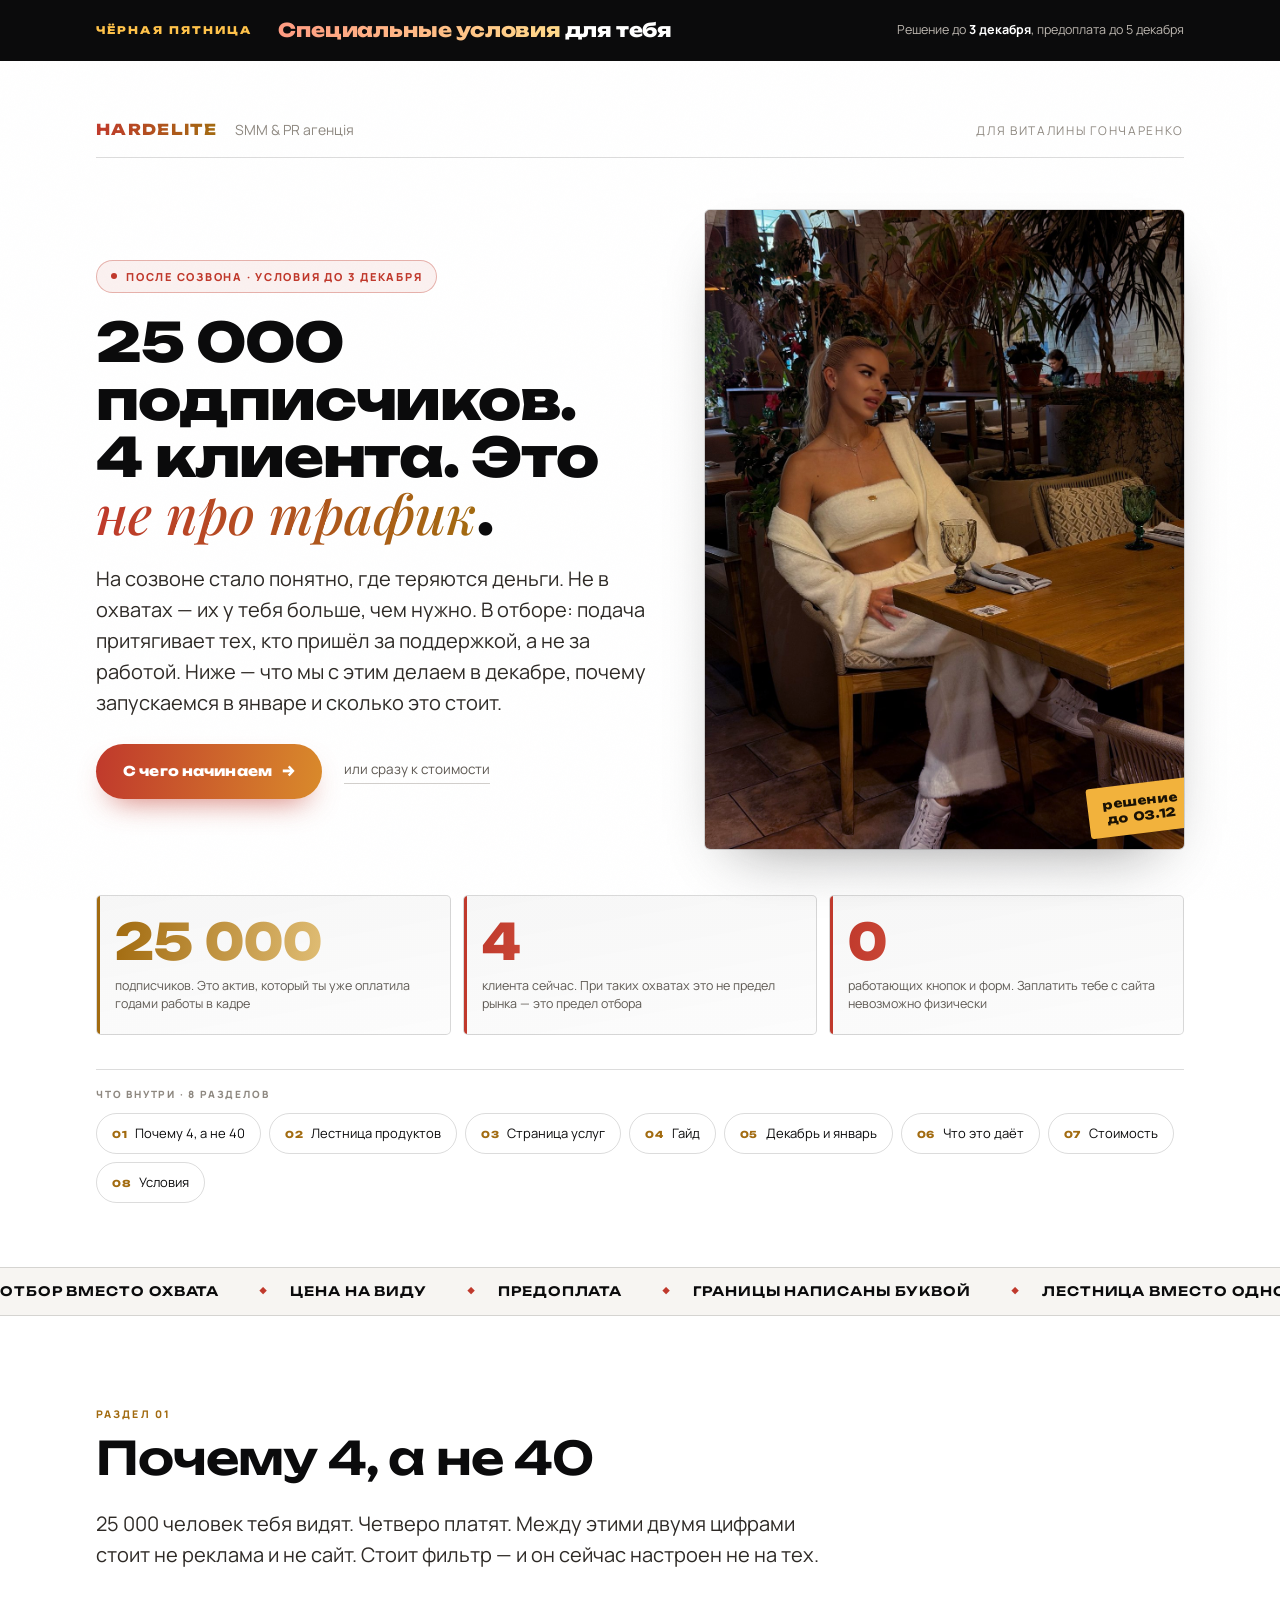
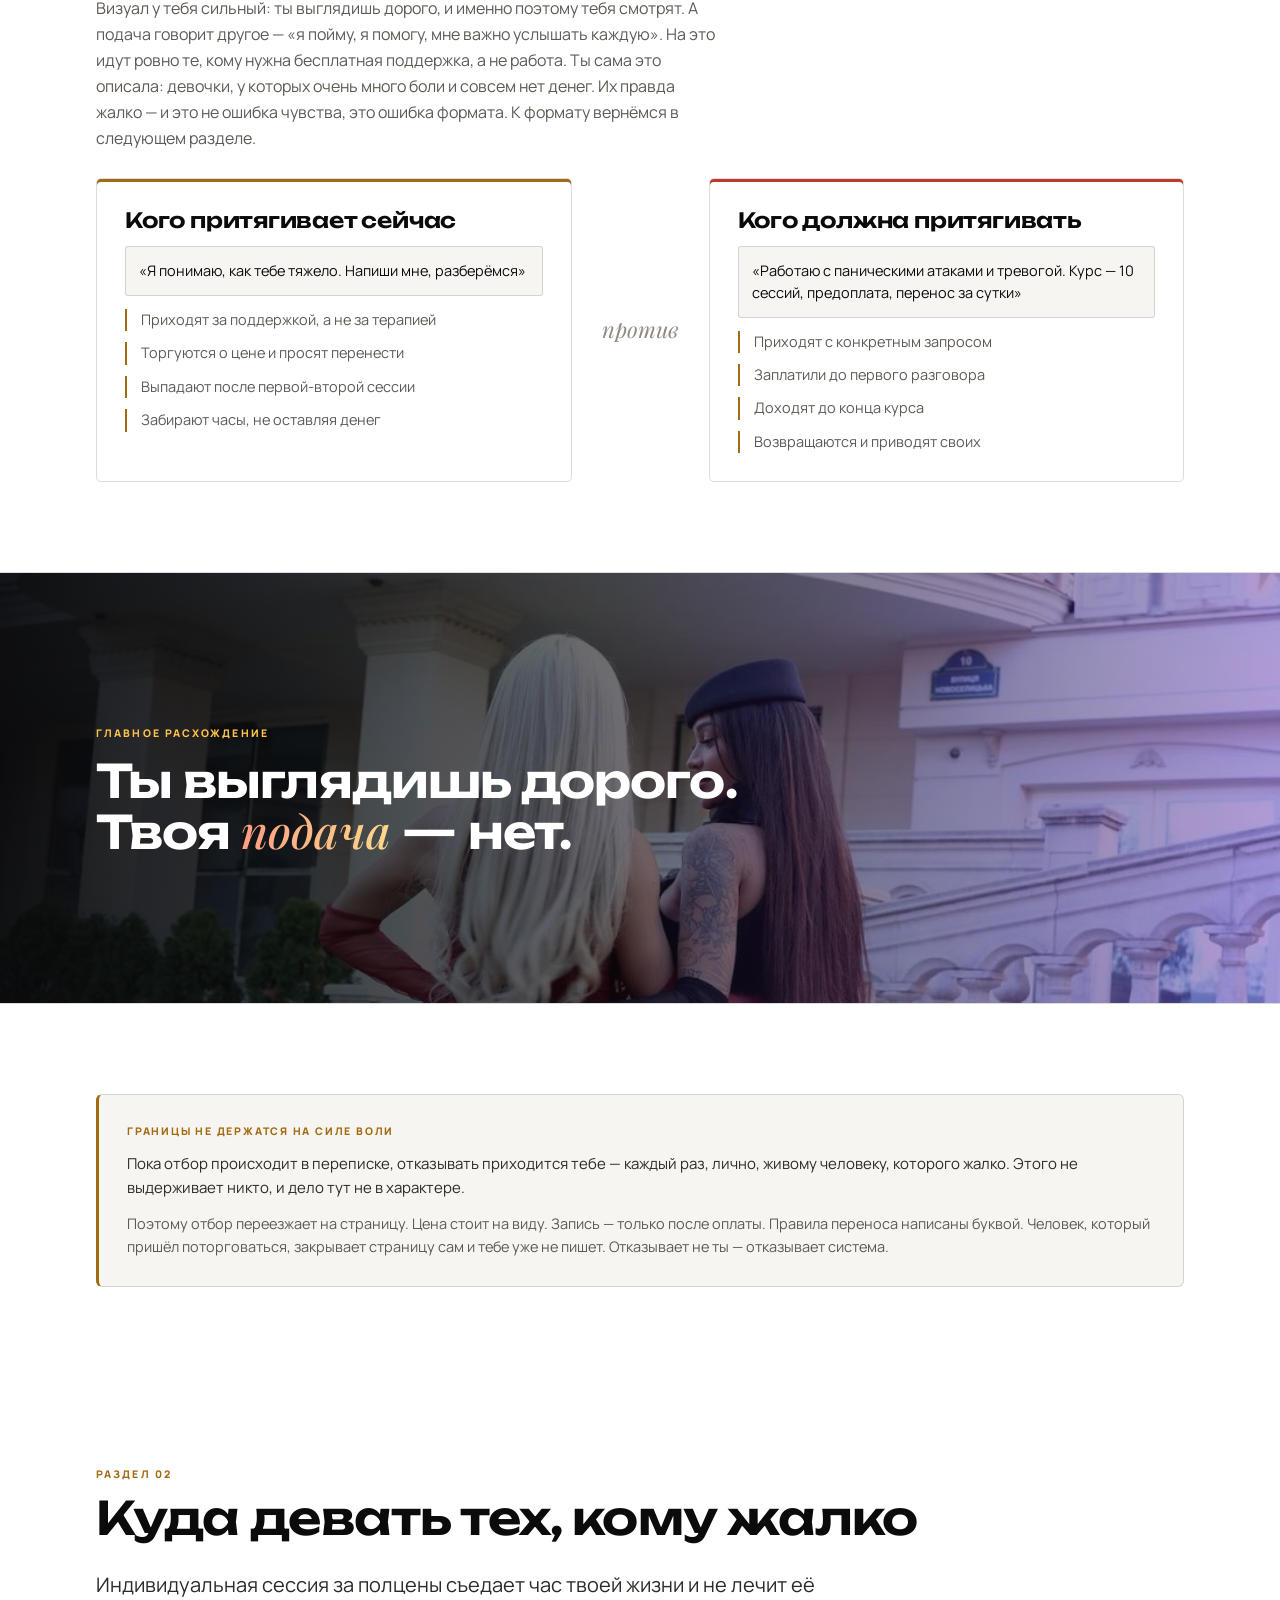
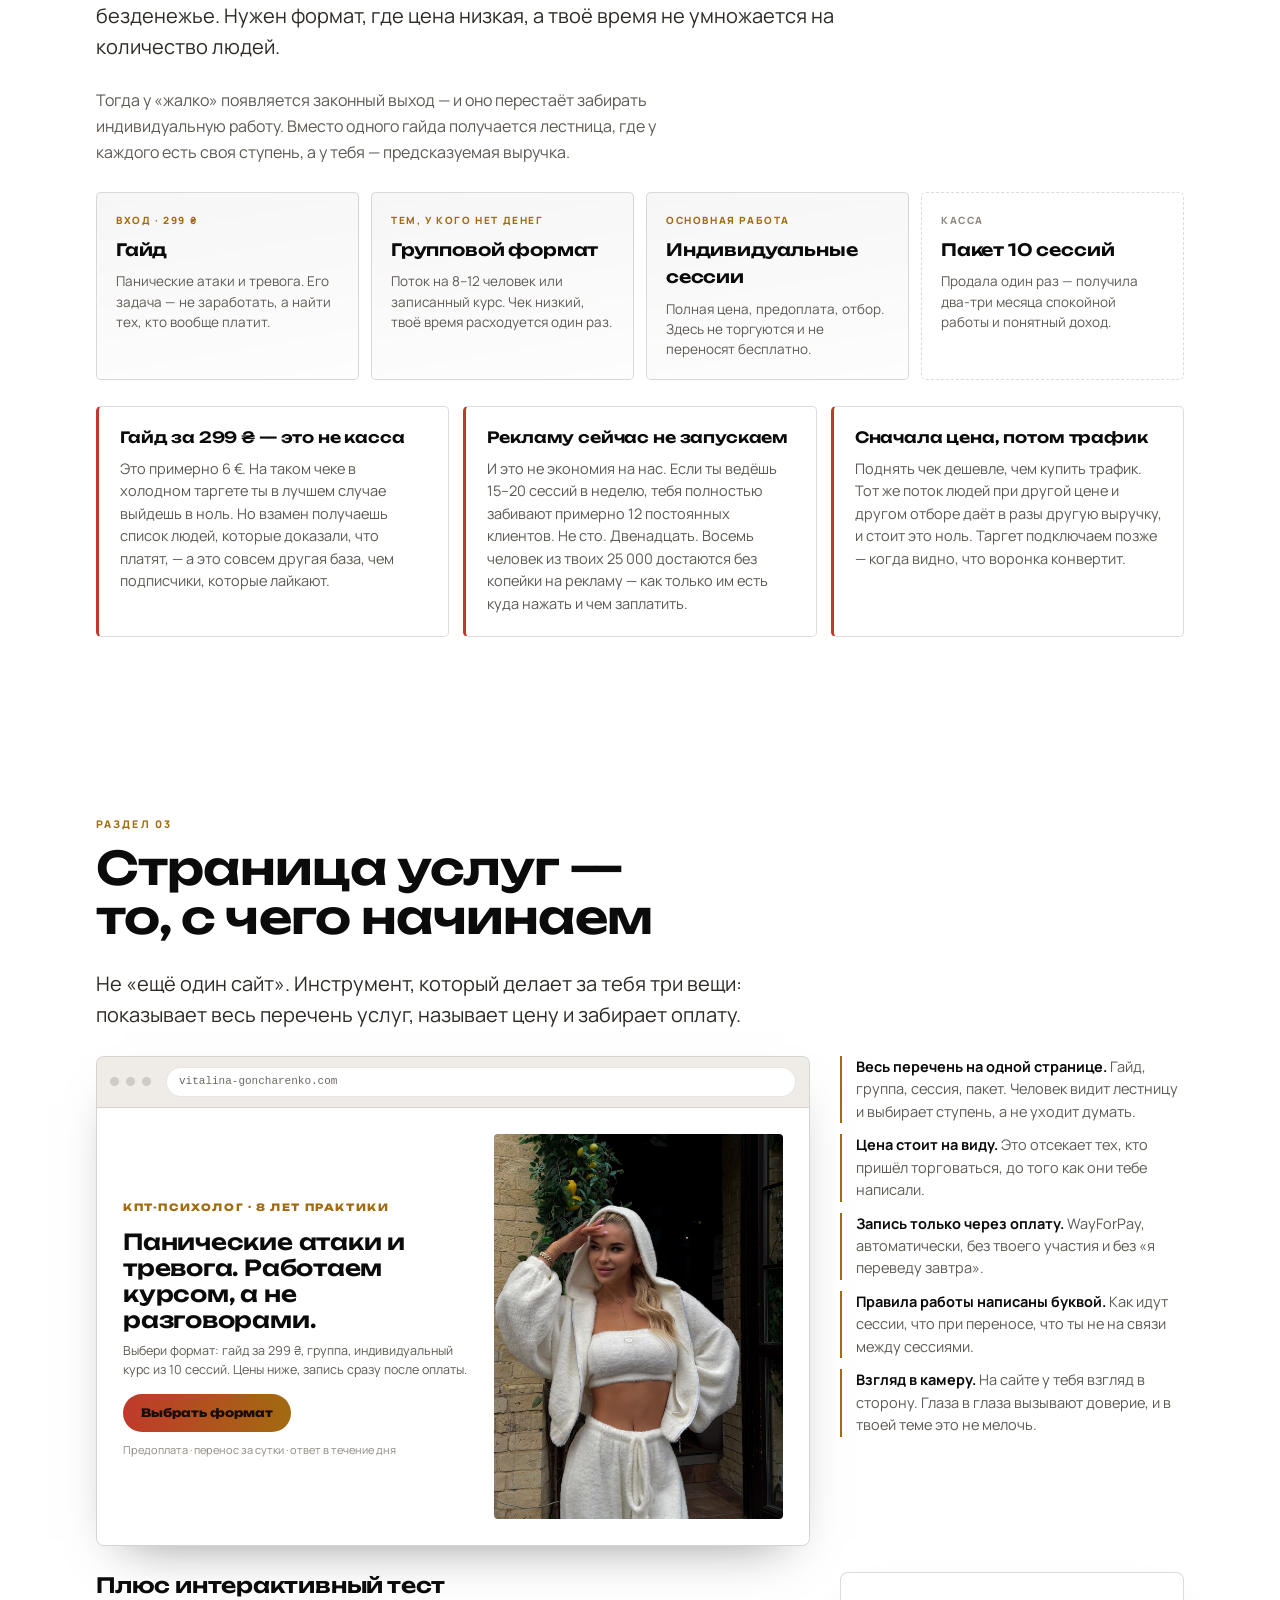
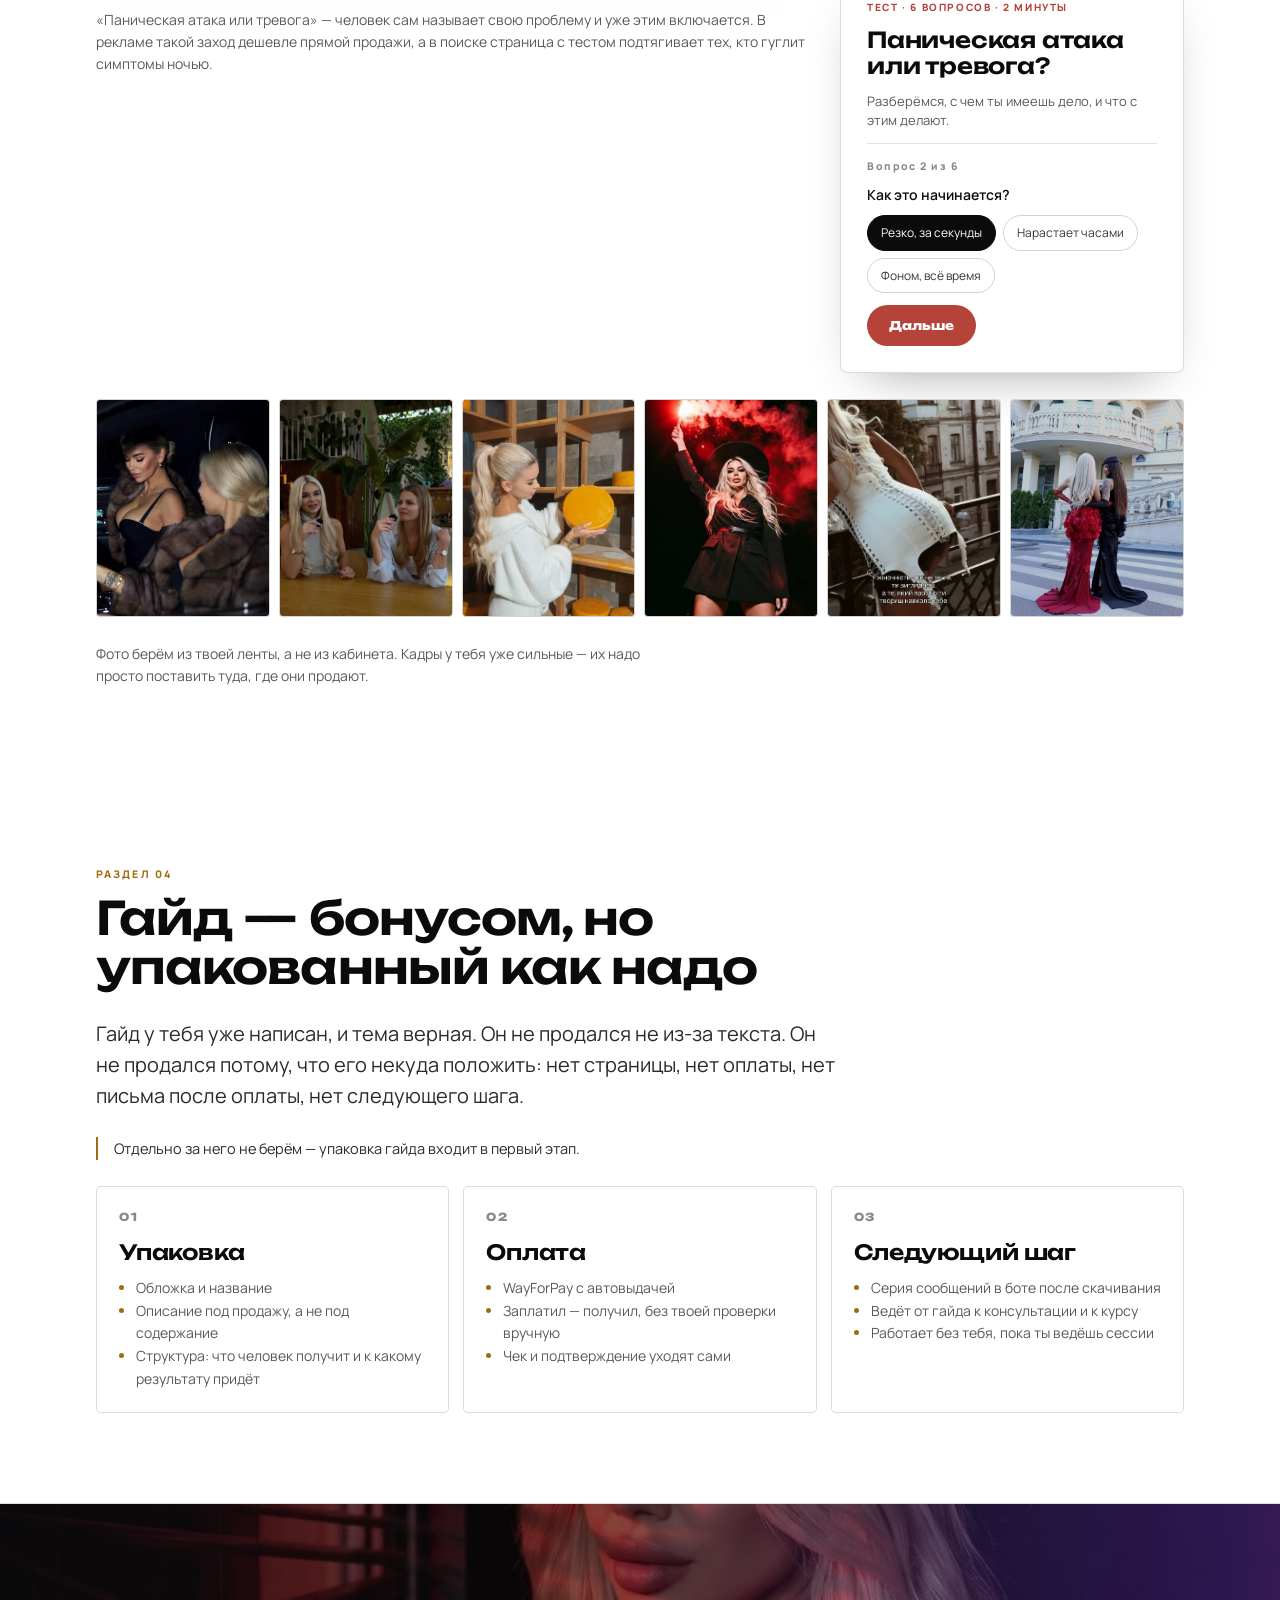
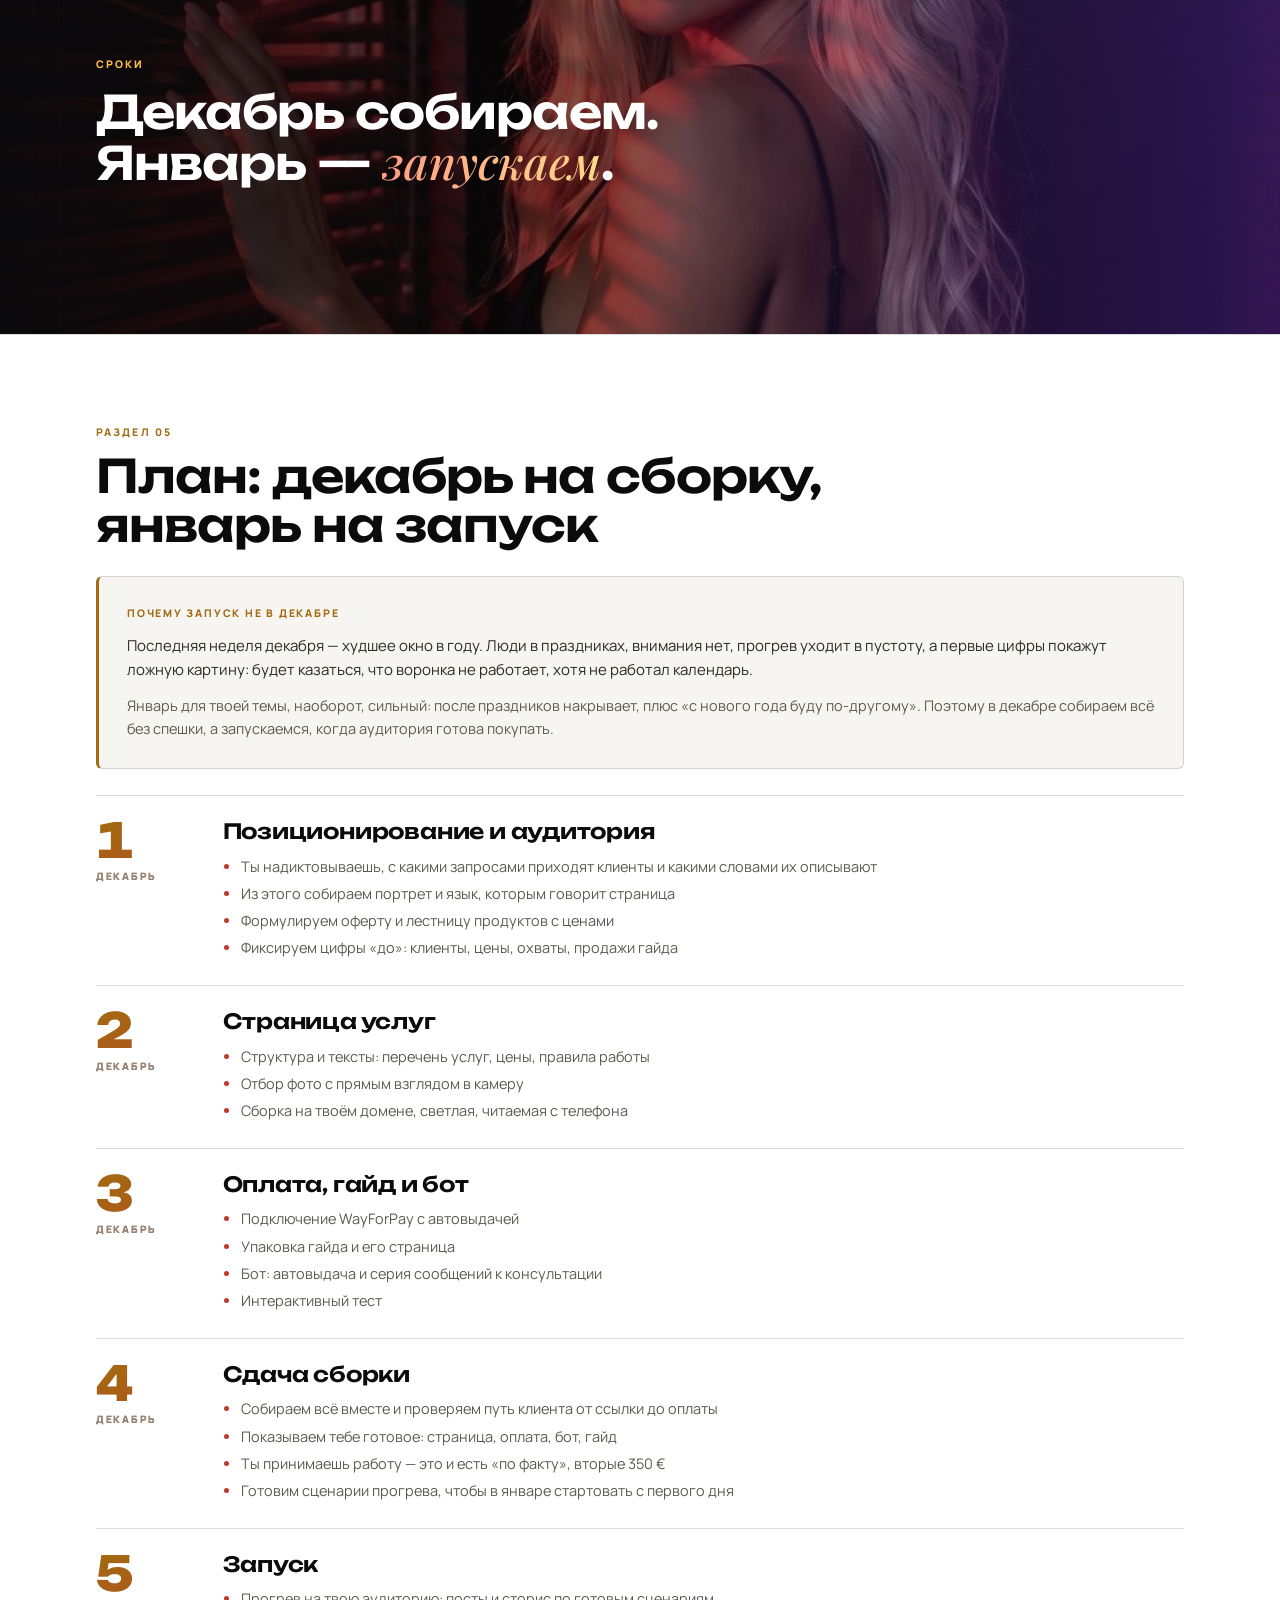
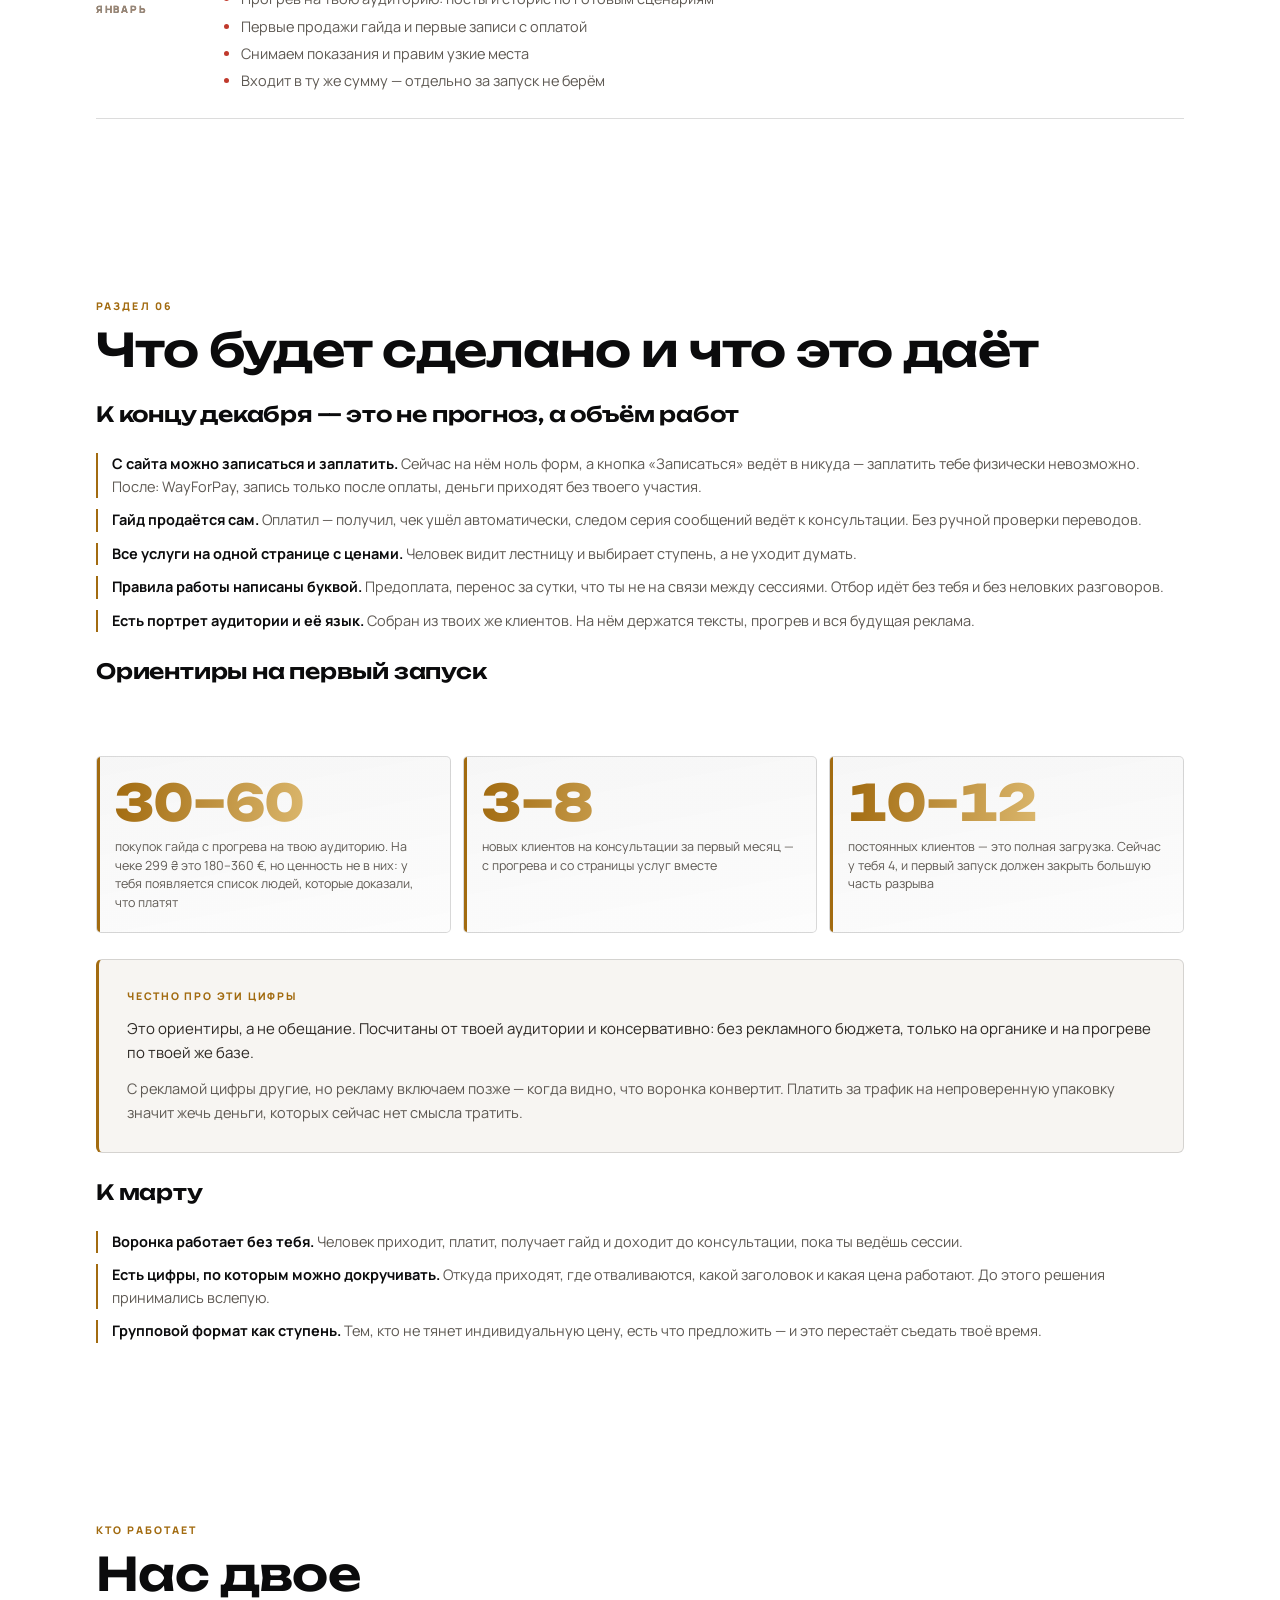
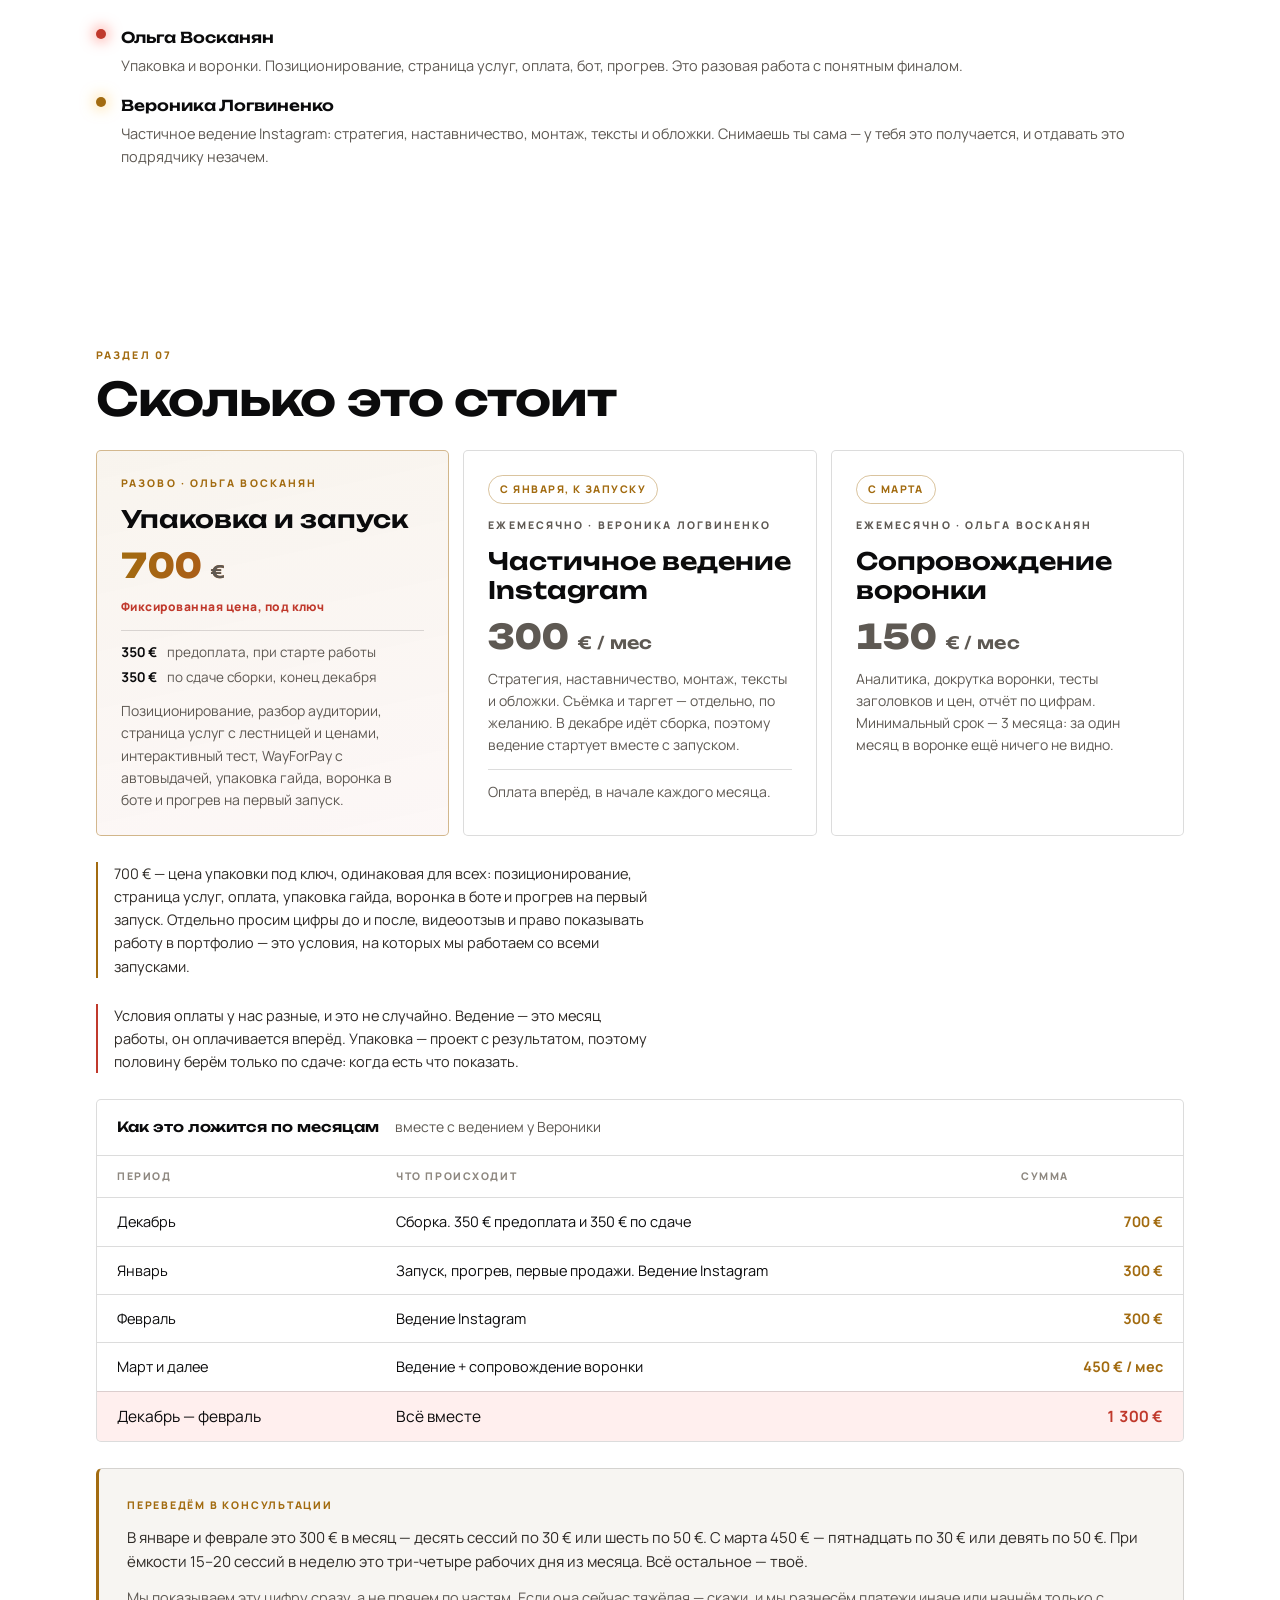
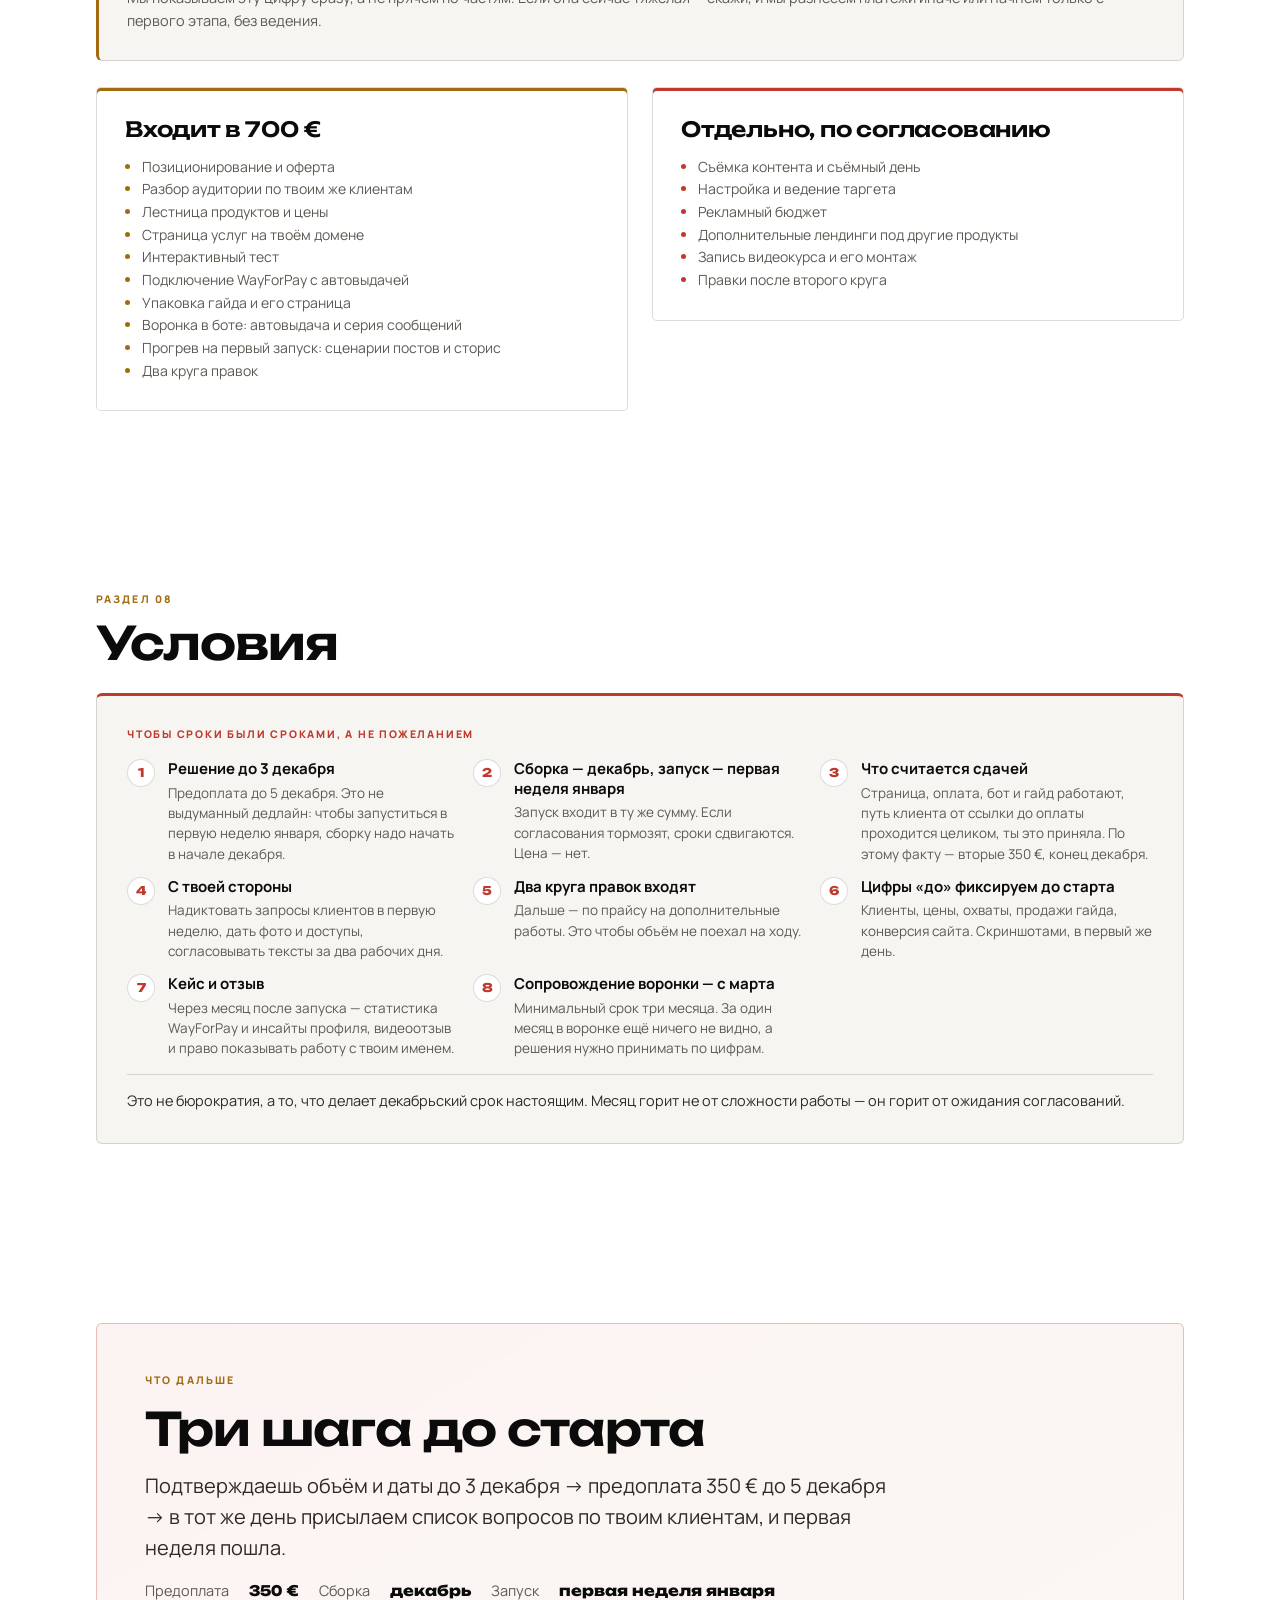
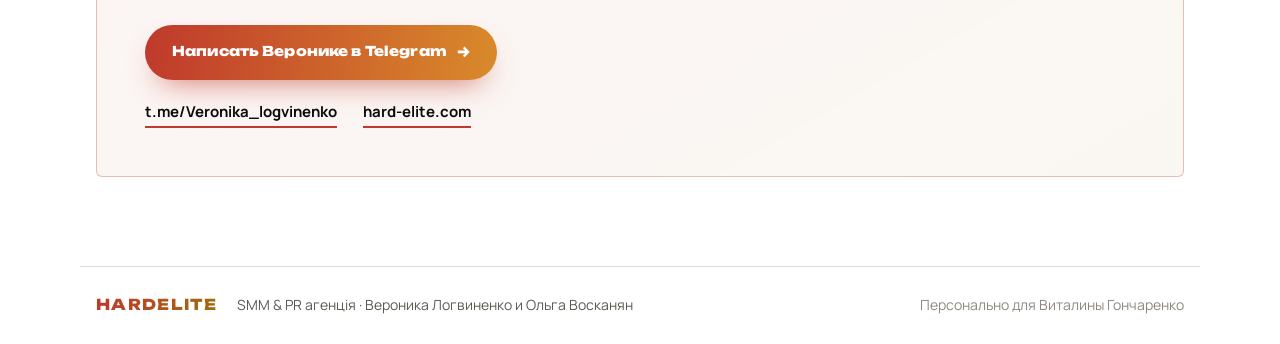
<file: vitalina/plan/index.html>
<!doctype html>
<html lang="ru">
<head>
<meta charset="utf-8">
<meta name="viewport" content="width=device-width, initial-scale=1, viewport-fit=cover">
<meta name="robots" content="noindex, nofollow">
<meta name="description" content="Что ломается сейчас, что делаем в декабре, запуск в январе и чего ждать после.">
<link rel="canonical" href="https://www.hard-elite.com/vitalina/plan/">

<meta property="og:type" content="website">
<meta property="og:url" content="https://www.hard-elite.com/vitalina/plan/">
<meta property="og:site_name" content="HARDELITE">
<meta property="og:locale" content="ru_RU">
<meta property="og:title" content="Виталине Гончаренко — план работы и стоимость">
<meta property="og:description" content="Что ломается сейчас, что делаем в декабре, запуск в январе и чего ждать после.">
<meta property="og:image" content="https://www.hard-elite.com/vitalina/img/i3.jpg">
<meta property="og:image:secure_url" content="https://www.hard-elite.com/vitalina/img/i3.jpg">
<meta property="og:image:width" content="1100">
<meta property="og:image:height" content="1467">
<meta property="og:image:alt" content="Виталина Гончаренко">
<meta name="twitter:card" content="summary_large_image">
<meta name="twitter:title" content="Виталине Гончаренко — план работы и стоимость">
<meta name="twitter:description" content="Что ломается сейчас, что делаем в декабре, запуск в январе и чего ждать после.">
<meta name="twitter:image" content="https://www.hard-elite.com/vitalina/img/i3.jpg">

<style>
  html{-webkit-text-size-adjust:100%}
  body{margin:0}
  img{max-width:100%}
  [hidden]{display:none!important}
  :root{padding-top:env(safe-area-inset-top,0px);padding-bottom:env(safe-area-inset-bottom,0px)}
</style>

<title>План и стоимость — Виталина</title>
<link rel="preconnect" href="https://fonts.googleapis.com">
<link rel="preconnect" href="https://fonts.gstatic.com" crossorigin>
<link rel="stylesheet" href="https://fonts.googleapis.com/css2?family=Unbounded:wght@400;600;800&family=Manrope:wght@400;500;600;800&family=Playfair+Display:ital,wght@1,500;1,600&display=swap">

<style>
/* Layout: тёмная сцена, по которой идут полноэкранные фото из её же ленты;
   светящиеся градиентные пятна на фоне, зерно поверх, бегущая строка-разделитель.
   Акценты — коралловый и золото, взяты из её же кадров (красный неон, вечерние платья). */
:root{
  --bg:#FFFFFF;
  --bg2:#F7F5F2;
  --card:#FFFFFF;
  --fg:#0B0B0C;
  --muted:#5E5953;
  --dim:#8E8880;
  --line:rgba(11,11,12,.14);
  --hot:#C0392C;
  --gold:#A26B10;
  --violet:#6A3BD0;
  --d:'Unbounded','Manrope',system-ui,sans-serif;
  --b:'Manrope','Segoe UI',system-ui,sans-serif;
  --s:'Playfair Display',Georgia,serif;
  --grain:url("data:image/svg+xml,%3Csvg xmlns='http://www.w3.org/2000/svg' width='180' height='180'%3E%3Cfilter id='n'%3E%3CfeTurbulence type='fractalNoise' baseFrequency='0.85' numOctaves='3' stitchTiles='stitch'/%3E%3C/filter%3E%3Crect width='180' height='180' filter='url(%23n)' opacity='0.42'/%3E%3C/svg%3E");
  color-scheme:light;
}

*{box-sizing:border-box}
body{background:var(--bg);color:var(--fg);font-family:var(--b);font-size:16px;line-height:1.62;-webkit-font-smoothing:antialiased;position:relative;overflow-x:hidden}

/* ---- светящиеся пятна + зерно ---- */
.glow{display:none}
.glow i{position:absolute;display:block;border-radius:50%;filter:blur(90px);opacity:.5}
.glow i:nth-child(1){width:52vmax;height:52vmax;left:-18vmax;top:-16vmax;background:radial-gradient(circle,#FF5245,transparent 62%);animation:drift1 26s ease-in-out infinite alternate}
.glow i:nth-child(2){width:46vmax;height:46vmax;right:-16vmax;top:22vh;background:radial-gradient(circle,#7B3BE8,transparent 62%);animation:drift2 32s ease-in-out infinite alternate}
.glow i:nth-child(3){width:40vmax;height:40vmax;left:28vw;bottom:-18vmax;background:radial-gradient(circle,#FFC24A,transparent 64%);opacity:.32;animation:drift1 38s ease-in-out infinite alternate-reverse}
@keyframes drift1{to{transform:translate3d(9vw,7vh,0) scale(1.14)}}
@keyframes drift2{to{transform:translate3d(-11vw,-6vh,0) scale(1.1)}}
.noise{position:fixed;inset:0;z-index:1;pointer-events:none;background-image:var(--grain);opacity:.05;mix-blend-mode:multiply}
.page{position:relative;z-index:2}

.wrap{max-width:1120px;margin:0 auto;padding-left:max(16px,env(safe-area-inset-left,0px));padding-right:max(16px,env(safe-area-inset-right,0px))}
section>.wrap{padding-block:clamp(44px,7vw,92px)}
.measure{max-width:62ch}
.stack{display:flex;flex-direction:column;gap:clamp(16px,2.2vw,26px)}
.stack-s{display:flex;flex-direction:column;gap:11px}

h1,h2,h3{margin:0;font-family:var(--d);font-weight:600;text-wrap:balance;letter-spacing:-.02em;line-height:1.06}
h1{font-size:clamp(29px,4.9vw,54px);font-weight:800;max-width:16ch}
h2{font-size:clamp(25px,4.2vw,46px)}
h3{font-size:clamp(17px,2.1vw,21px);line-height:1.25;letter-spacing:-.01em}
p{margin:0}
.it{font-family:var(--s);font-style:italic;font-weight:500;letter-spacing:0}
.hotgrad{background:linear-gradient(97deg,var(--hot),var(--gold));-webkit-background-clip:text;background-clip:text;color:transparent}

.eyebrow{font-family:var(--b);font-size:10.5px;font-weight:800;letter-spacing:.2em;text-transform:uppercase;color:var(--gold)}
.lead{font-size:clamp(17px,1.9vw,20px);line-height:1.55;color:#2E2A26}
.small{font-size:14px;line-height:1.58;color:var(--muted)}
.dimtext{color:var(--dim)}

/* ---- HERO ---- */
.hero .wrap{padding-block:clamp(22px,3.4vw,44px) clamp(34px,5vw,64px)}
.top{display:flex;flex-wrap:wrap;align-items:center;gap:10px 18px;padding-block:14px;border-bottom:1px solid var(--line);margin-bottom:clamp(28px,4.4vw,52px)}
.logo{font-family:var(--d);font-weight:800;font-size:15px;letter-spacing:.09em;background:linear-gradient(97deg,var(--hot),var(--gold));-webkit-background-clip:text;background-clip:text;color:transparent}
.top .small{color:var(--dim)}
.top .right{margin-left:auto;font-size:12px;letter-spacing:.14em;text-transform:uppercase;color:var(--dim)}

.hgrid{display:grid;grid-template-columns:1.08fr .92fr;gap:clamp(24px,3.6vw,54px);align-items:center}
.htext{min-width:0}
.badge{display:inline-flex;align-items:center;gap:9px;padding:7px 14px;border:1px solid rgba(192,57,44,.35);border-radius:100px;background:rgba(192,57,44,.07);font-size:11px;font-weight:800;letter-spacing:.16em;text-transform:uppercase;color:var(--hot);margin-bottom:20px}
.badge::before{content:"";width:6px;height:6px;border-radius:50%;background:var(--hot);box-shadow:0 0 0 0 rgba(255,82,69,.6);animation:pulse 2.4s ease-out infinite}
@keyframes pulse{70%{box-shadow:0 0 0 11px rgba(255,82,69,0)}100%{box-shadow:0 0 0 0 rgba(255,82,69,0)}}

.shot{position:relative;border-radius:5px;overflow:hidden;aspect-ratio:4/5;max-width:100%;background:var(--bg2);box-shadow:0 26px 60px -30px rgba(11,11,12,.45),0 0 0 1px var(--line)}
.shot img{width:100%;height:100%;object-fit:cover;display:block}
.shot::after{content:"";position:absolute;inset:0;background:linear-gradient(168deg,rgba(255,82,69,.26),transparent 44%,rgba(123,59,232,.3));mix-blend-mode:soft-light;pointer-events:none}
.shot .sheen{position:absolute;top:0;bottom:0;width:46%;left:-60%;background:linear-gradient(100deg,transparent,rgba(255,255,255,.3),transparent);transform:skewX(-14deg);animation:sheen 7.5s ease-in-out 1.6s infinite;pointer-events:none}
@keyframes sheen{0%{left:-60%}38%,100%{left:130%}}
.shot.hero-shot{aspect-ratio:3/4}
.sticker{position:absolute;right:-10px;bottom:16px;z-index:3;transform:rotate(-7deg);background:#F2B23C;color:#1A1205;font-family:var(--d);font-weight:800;font-size:12px;letter-spacing:.06em;padding:10px 15px;border-radius:3px;box-shadow:0 12px 26px -12px rgba(11,11,12,.5);text-align:center;line-height:1.25}

.facts{display:grid;grid-template-columns:repeat(3,1fr);gap:12px;margin-top:clamp(28px,4vw,46px)}
.fact{background:linear-gradient(170deg,rgba(11,11,12,.035),rgba(11,11,12,.01));border:1px solid var(--line);border-radius:5px;padding:20px 18px;min-width:0;position:relative;overflow:hidden}
.fact::before{content:"";position:absolute;left:0;top:0;bottom:0;width:3px;background:var(--hot)}
.fact.good::before{background:var(--gold)}
.fact b{display:block;font-family:var(--d);font-weight:800;font-size:clamp(30px,5.2vw,50px);line-height:1;font-variant-numeric:tabular-nums}
.fact.good b{background:linear-gradient(97deg,var(--gold),#FFE7A8);-webkit-background-clip:text;background-clip:text;color:transparent}
.fact.bad b{background:linear-gradient(97deg,var(--hot),#FF9A72);-webkit-background-clip:text;background-clip:text;color:transparent}
.fact span{display:block;margin-top:11px;font-size:12.5px;line-height:1.48;color:var(--muted)}

/* ---- бегущая строка ---- */
.ticker{border-block:1px solid var(--line);background:var(--bg2);overflow:hidden;white-space:nowrap}
.ticker .row{display:inline-flex;gap:0;animation:run 34s linear infinite;will-change:transform}
.ticker span{display:inline-flex;align-items:center;gap:18px;padding:13px 0;font-family:var(--d);font-weight:600;font-size:13px;letter-spacing:.07em;text-transform:uppercase;color:var(--fg)}
.ticker span::after{content:"◆";color:var(--hot);font-size:9px;margin:0 22px}
@keyframes run{to{transform:translateX(-50%)}}

/* ---- улики ---- */
.ev-grid{display:grid;grid-template-columns:repeat(auto-fit,minmax(258px,1fr));gap:14px}
.ev{background:var(--card);border:1px solid var(--line);border-radius:5px;padding:22px;display:flex;flex-direction:column;gap:12px;min-width:0;transition:border-color .25s,transform .25s}
.ev:hover{border-color:rgba(255,82,69,.5);transform:translateY(-3px)}
.ev .tag{font-size:10px;font-weight:800;letter-spacing:.16em;text-transform:uppercase;color:var(--dim)}
.ev code{display:block;font-family:ui-monospace,SFMono-Regular,Menlo,Consolas,monospace;font-size:12.5px;line-height:1.5;background:var(--bg2);border:1px solid var(--line);border-left:2px solid var(--hot);border-radius:3px;padding:12px;color:#8C2B20;overflow-wrap:anywhere}
.ev p{font-size:14.5px;line-height:1.55;color:var(--muted)}

/* ---- разрыв ---- */
.split{display:grid;grid-template-columns:1fr auto 1fr;gap:clamp(14px,2.6vw,30px);align-items:stretch}
.side{background:var(--card);border:1px solid var(--line);border-radius:5px;padding:clamp(20px,2.4vw,28px);display:flex;flex-direction:column;gap:13px;min-width:0}
.side.a{box-shadow:inset 0 3px 0 var(--gold)}
.side.b{box-shadow:inset 0 3px 0 var(--hot)}
.quote{font-size:14.5px;line-height:1.5;background:var(--bg2);border:1px solid var(--line);border-radius:3px;padding:13px;overflow-wrap:anywhere;color:var(--fg)}
.vs{display:flex;align-items:center;justify-content:center;font-family:var(--s);font-style:italic;font-size:22px;color:var(--dim)}

/* ---- лента ---- */
.feed{display:grid;grid-template-columns:repeat(6,1fr);gap:9px}
.feed figure{margin:0;aspect-ratio:4/5;overflow:hidden;border-radius:4px;background:var(--bg2);max-width:100%;border:1px solid var(--line);transition:transform .3s}
.feed figure:hover{transform:translateY(-4px) scale(1.03)}
.feed img{width:100%;height:100%;object-fit:cover;display:block}

/* ---- широкая фото-полоса ---- */
.strip{position:relative;overflow:hidden;border-block:1px solid var(--line)}
.strip img{width:100%;height:clamp(230px,38vw,430px);object-fit:cover;object-position:50% 30%;display:block}
.strip.right img{object-position:72% 26%}
.strip .veil{position:absolute;inset:0;background:linear-gradient(90deg,rgba(9,9,11,.94),rgba(9,9,11,.5) 46%,rgba(123,59,232,.34))}
.strip .on{position:absolute;inset:0;display:flex;align-items:center}
.strip .on .wrap{width:100%}
.strip h2{max-width:17ch;color:#FFF}
.strip .on .eyebrow{color:#FFC24A}
.strip .it.hotgrad{background:linear-gradient(97deg,#FF9B82,#FFD98A);-webkit-background-clip:text;background-clip:text;color:transparent}

/* ---- прошлый подход ---- */
.flaws{display:flex;flex-direction:column;gap:12px}
.flaw{display:grid;grid-template-columns:minmax(0,1fr) minmax(0,1.05fr);gap:clamp(12px,2.6vw,30px);background:var(--card);border:1px solid var(--line);border-radius:5px;padding:clamp(18px,2.2vw,24px)}
.flaw .was{color:var(--muted);font-size:14.5px;line-height:1.55}
.flaw .was b{display:block;color:var(--fg);font-family:var(--d);font-weight:600;font-size:15px;line-height:1.3;margin-bottom:8px;letter-spacing:-.01em}
.flaw .why{font-size:14.5px;line-height:1.55;color:#2E2A26;border-left:2px solid var(--hot);padding-left:15px}

/* ---- неделя ---- */
.week{display:flex;flex-direction:column}
.day{display:grid;grid-template-columns:auto minmax(0,1fr);gap:clamp(14px,2.6vw,32px);padding:22px 0;border-top:1px solid var(--line)}
.day:last-child{border-bottom:1px solid var(--line)}
.day .no{font-family:var(--d);font-weight:800;font-size:clamp(30px,4.6vw,48px);line-height:.92;font-variant-numeric:tabular-nums;background:linear-gradient(160deg,var(--gold),var(--hot));-webkit-background-clip:text;background-clip:text;color:transparent;min-width:2.1ch}
.day .no small{display:block;font-family:var(--b);font-size:10px;font-weight:800;letter-spacing:.17em;text-transform:uppercase;color:var(--dim);margin-top:10px;-webkit-text-fill-color:var(--dim)}
.day ul{margin:10px 0 0;padding-left:18px;color:var(--muted);font-size:14.5px;line-height:1.6}
.day li{margin-bottom:4px}
.day li::marker{color:var(--hot)}

/* ---- месяцы / воронка ---- */
.months{display:grid;grid-template-columns:repeat(auto-fit,minmax(236px,1fr));gap:14px}
.m{background:var(--card);border:1px solid var(--line);border-radius:5px;padding:22px;display:flex;flex-direction:column;gap:11px;min-width:0}
.model{background:var(--card);border:1px solid var(--line);border-radius:5px;overflow:hidden}
.model-head{padding:16px 20px;border-bottom:1px solid var(--line);display:flex;flex-wrap:wrap;gap:8px 16px;align-items:baseline}
.model-head b{font-family:var(--d);font-weight:600;font-size:14px}
.scroller{overflow-x:auto}
.model table{width:100%;border-collapse:collapse;font-size:14.5px}
.model th,.model td{text-align:left;padding:12px 20px;border-bottom:1px solid var(--line)}
.model th{font-weight:800;color:var(--dim);font-size:10.5px;letter-spacing:.15em;text-transform:uppercase}
.model td:last-child{text-align:right;font-variant-numeric:tabular-nums;font-weight:700;white-space:nowrap;color:var(--gold)}
.model tr:last-child td{border-bottom:0}
.model tr.total td{background:rgba(255,82,69,.09);font-size:15.5px}
.model tr.total td:last-child{color:var(--hot)}

/* ---- кто мы / что нужно / цена ---- */
.who{display:grid;grid-template-columns:.86fr 1.14fr;gap:clamp(22px,3.4vw,50px);align-items:center}
.people{display:flex;flex-direction:column;gap:16px}
.person{display:grid;grid-template-columns:auto minmax(0,1fr);gap:15px;align-items:start}
.dot{width:10px;height:10px;border-radius:50%;background:var(--hot);margin-top:8px;box-shadow:0 0 14px 2px rgba(255,82,69,.6)}
.dot.g{background:var(--gold);box-shadow:0 0 14px 2px rgba(255,194,74,.55)}
.person b{font-family:var(--d);font-weight:600;font-size:15px}
.person span{display:block;color:var(--muted);font-size:14.5px;line-height:1.55;margin-top:4px}

.need{display:grid;grid-template-columns:repeat(auto-fit,minmax(215px,1fr));gap:12px}
.need div{background:var(--card);border:1px solid var(--line);border-radius:5px;padding:17px;font-size:14.5px;line-height:1.5;color:var(--muted);min-width:0}
.need b{display:block;font-size:10.5px;font-weight:800;letter-spacing:.16em;text-transform:uppercase;color:var(--gold);margin-bottom:7px}

.price{display:grid;grid-template-columns:repeat(auto-fit,minmax(252px,1fr));gap:14px}
.pr{border:1px solid var(--line);border-radius:5px;padding:24px;display:flex;flex-direction:column;gap:13px;min-width:0;background:var(--card)}
.pr.key{border-color:rgba(162,107,16,.45);background:linear-gradient(168deg,rgba(162,107,16,.07),rgba(192,57,44,.04))}
.pr .amount{font-family:var(--d);font-weight:600;font-size:clamp(19px,2.6vw,24px);line-height:1.2}
.pr .sum{font-family:var(--d);font-weight:800;font-size:clamp(26px,3.6vw,36px);line-height:1.05;font-variant-numeric:tabular-nums;color:var(--fg)}
.pr .sum i{font-style:normal;font-size:.5em;font-weight:600;color:var(--muted);letter-spacing:.02em}
.pr.key .sum{background:linear-gradient(97deg,var(--hot),#D98A2B);-webkit-background-clip:text;background-clip:text;color:transparent}
.pr .split{display:flex;flex-direction:column;gap:7px;border-top:1px solid var(--line);padding-top:12px}
.pr .split div{display:flex;gap:10px;align-items:baseline;font-size:13.5px;line-height:1.4;color:var(--muted)}
.pr .split b{color:var(--fg);font-weight:700;font-variant-numeric:tabular-nums;white-space:nowrap}
.pr .later{align-self:flex-start;font-size:10.5px;font-weight:800;letter-spacing:.14em;text-transform:uppercase;color:var(--gold);border:1px solid rgba(162,107,16,.4);border-radius:100px;padding:5px 11px}
.pr .sum{font-family:var(--d);font-weight:800;font-size:clamp(24px,3.4vw,34px);line-height:1.1;font-variant-numeric:tabular-nums;color:var(--muted)}
.pr.key .sum{background:linear-gradient(97deg,var(--gold),var(--hot));-webkit-background-clip:text;background-clip:text;color:transparent}

.cta-wrap{border:1px solid rgba(192,57,44,.3);border-radius:6px;background:linear-gradient(150deg,rgba(192,57,44,.06),rgba(162,107,16,.05));padding:clamp(26px,4vw,48px);display:flex;flex-direction:column;gap:16px}
.contacts{display:flex;flex-wrap:wrap;gap:12px 26px;margin-top:4px}
.contacts a{color:var(--fg);text-decoration:none;font-weight:700;font-size:15px;border-bottom:2px solid var(--hot);padding-bottom:2px}
.contacts a:hover{color:var(--gold);border-color:var(--gold)}
.contacts a:focus-visible{outline:2px solid var(--gold);outline-offset:4px}

.btn{align-self:flex-start;display:inline-flex;align-items:center;gap:10px;padding:15px 27px;border-radius:100px;background:linear-gradient(97deg,var(--hot),#D98A2B);color:#FFF;font-family:var(--d);font-weight:800;font-size:13.5px;letter-spacing:.01em;text-decoration:none;box-shadow:0 14px 30px -14px rgba(192,57,44,.75);transition:transform .2s,box-shadow .2s}
.btn::after{content:"→";font-size:15px}
.btn:hover{transform:translateY(-2px);box-shadow:0 20px 38px -14px rgba(192,57,44,.55)}
.btn:focus-visible{outline:2px solid var(--gold);outline-offset:4px}

.hero-act{display:flex;flex-wrap:wrap;align-items:center;gap:14px 22px;margin-top:26px}
.plain{color:var(--muted);font-size:13.5px;text-decoration:none;border-bottom:1px solid rgba(155,148,142,.45);padding-bottom:2px}
.plain:hover{color:var(--gold);border-color:var(--gold)}
.plain:focus-visible{outline:2px solid var(--gold);outline-offset:4px}

/* ---- оглавление страницы ---- */
.toc{margin-top:clamp(22px,3vw,34px);border-top:1px solid var(--line);padding-top:16px}
.toc .lbl{font-size:10px;font-weight:800;letter-spacing:.18em;text-transform:uppercase;color:var(--dim);margin-bottom:11px}
.toc ol{display:flex;flex-wrap:wrap;gap:8px;margin:0;padding:0;list-style:none;counter-reset:t}
.toc a{display:inline-flex;align-items:baseline;gap:8px;padding:9px 15px;border:1px solid var(--line);border-radius:100px;font-size:13px;color:var(--fg);text-decoration:none;transition:border-color .2s,color .2s,background .2s}
.toc a::before{counter-increment:t;content:counter(t,decimal-leading-zero);font-family:var(--d);font-weight:800;font-size:9.5px;color:var(--gold);letter-spacing:.06em}
.toc a:hover{border-color:rgba(162,107,16,.55);background:rgba(162,107,16,.07)}
.toc a:focus-visible{outline:2px solid var(--gold);outline-offset:3px}

html{scroll-behavior:smooth}
section[id],div[id]{scroll-margin-top:18px}

footer .wrap{padding-block:26px;display:flex;flex-wrap:wrap;gap:8px 20px;align-items:baseline;border-top:1px solid var(--line)}

/* ---- макет теста ---- */
.demo--quiz{grid-template-columns:.9fr 1.1fr;align-items:center}
.quiz{background:#FFFFFF;border:1px solid var(--line);border-radius:8px;padding:clamp(18px,2.4vw,26px);display:flex;flex-direction:column;gap:12px;box-shadow:0 22px 50px -28px rgba(11,11,12,.45);min-width:0}
.quiz .q-head{font-size:10px;font-weight:800;letter-spacing:.16em;text-transform:uppercase;color:#B5433A}
.quiz b{font-family:var(--d);font-weight:600;font-size:clamp(17px,2.2vw,22px);line-height:1.2;color:#0B0B0C;letter-spacing:-.01em}
.quiz .q-sub{font-size:13px;line-height:1.5;color:#5C5752;margin:0}
.quiz .q-row{border-top:1px solid rgba(11,11,12,.12);padding-top:14px;display:flex;flex-direction:column;gap:10px}
.quiz .q-n{font-size:10.5px;font-weight:800;letter-spacing:.14em;color:#8B8681}
.quiz .q-row p{font-size:14px;line-height:1.45;color:#0B0B0C;margin:0;font-weight:600}
.quiz .q-opts{display:flex;flex-wrap:wrap;gap:7px}
.quiz .q-opts span{border:1px solid rgba(11,11,12,.18);border-radius:100px;padding:7px 13px;font-size:12px;color:#3A3632}
.quiz .q-opts .on{background:#0B0B0C;border-color:#0B0B0C;color:#fff}
.quiz .q-btn{align-self:flex-start;background:#B5433A;color:#fff;font-family:var(--d);font-weight:800;font-size:12px;padding:11px 22px;border-radius:100px}
.plainlist{margin:0;padding:0;list-style:none;display:flex;flex-direction:column;gap:11px}
.plainlist li{font-size:14.5px;line-height:1.55;color:var(--muted);border-left:2px solid var(--gold);padding-left:14px}
.plainlist b{color:var(--fg);font-weight:700}

/* ---- взгляд в камеру ---- */
.gaze{display:grid;grid-template-columns:1fr 1fr;gap:clamp(12px,2vw,18px)}
.gaze figure{margin:0;min-width:0;display:flex;flex-direction:column;gap:11px}
.gaze .ph{aspect-ratio:4/5;overflow:hidden;border-radius:5px;border:1px solid var(--line);max-width:100%}
.gaze img{width:100%;height:100%;object-fit:cover;display:block}
.gaze .bad .ph{border-color:rgba(255,82,69,.55)}
.gaze .good .ph{border-color:rgba(255,194,74,.65)}
.gaze figcaption{font-size:13.5px;line-height:1.5;color:var(--muted)}
.gaze figcaption b{display:block;color:var(--fg);font-weight:700;margin-bottom:4px}

/* ---- светлый макет лендинга ---- */
.mock--light .mock-bar{background:#EFECE8;border-bottom-color:rgba(11,11,12,.12)}
.mock--light .mock-bar i{background:#CFCAC4}
.mock--light .mock-bar .url{background:#fff;color:#6E6862;border:1px solid rgba(11,11,12,.1)}
.mini--light{background:#FFFFFF}
.mini--light .brand{color:#B5433A}
.mini--light h4{color:#0B0B0C}
.mini--light p{color:#5C5752}
.mini--light .fakebtn{background:#0B0B0C;color:#FFF}
.mini--light .alt{color:#8B8681}

/* ---- окно по теме ---- */
.market{border:1px solid var(--line);border-left:3px solid var(--gold);border-radius:6px;background:var(--bg2);padding:clamp(20px,2.6vw,28px);display:flex;flex-direction:column;gap:12px}
.market .cap{font-size:10.5px;font-weight:800;letter-spacing:.17em;text-transform:uppercase;color:var(--gold)}
.market p{font-size:15px;line-height:1.6;color:#2E2A26}
.market p+p{color:var(--muted);font-size:14.5px}

/* ---- что должно быть до первой продажи ---- */
.before{border:1px solid var(--line);border-top:3px solid var(--hot);border-radius:6px;background:var(--bg2);padding:clamp(20px,2.6vw,30px);display:flex;flex-direction:column;gap:16px}
.before .cap{font-size:10.5px;font-weight:800;letter-spacing:.17em;text-transform:uppercase;color:var(--hot)}
.before ol{margin:0;padding:0;list-style:none;counter-reset:b;display:grid;grid-template-columns:repeat(auto-fit,minmax(272px,1fr));gap:13px}
.before li{counter-increment:b;display:grid;grid-template-columns:auto minmax(0,1fr);gap:13px;align-items:start}
.before li::before{content:counter(b);font-family:var(--d);font-weight:800;font-size:12px;line-height:1;color:var(--hot);background:#FFF;border:1px solid var(--line);border-radius:50%;width:26px;height:26px;display:flex;align-items:center;justify-content:center;flex:none}
.before li b{display:block;font-size:15px;font-weight:700;line-height:1.3;margin-bottom:4px}
.before li span{display:block;font-size:13.5px;line-height:1.5;color:var(--muted)}
.before .note{font-size:14.5px;line-height:1.55;color:#2E2A26;border-top:1px solid var(--line);padding-top:15px}

/* ---- экономика и лестница продуктов ---- */
.why2{display:grid;grid-template-columns:repeat(auto-fit,minmax(272px,1fr));gap:14px}
.why2 .w{background:var(--card);border:1px solid var(--line);border-left:3px solid var(--hot);border-radius:5px;padding:21px;min-width:0}
.why2 b{display:block;font-family:var(--d);font-weight:600;font-size:15.5px;line-height:1.3;margin-bottom:10px;letter-spacing:-.01em}
.why2 p{font-size:14.5px;line-height:1.55;color:var(--muted);margin:0}
.ladder{display:grid;grid-template-columns:repeat(auto-fit,minmax(206px,1fr));gap:12px;margin:0;padding:0;list-style:none}
.ladder li{background:linear-gradient(170deg,rgba(11,11,12,.035),rgba(11,11,12,.008));border:1px solid var(--line);border-radius:5px;padding:19px;min-width:0;display:flex;flex-direction:column;gap:8px}
.ladder li:last-child{border-style:dashed;background:none}
.ladder .st{font-size:10px;font-weight:800;letter-spacing:.16em;text-transform:uppercase;color:var(--gold)}
.ladder li:last-child .st{color:var(--dim)}
.ladder b{font-family:var(--d);font-weight:600;font-size:17px;letter-spacing:-.01em}
.ladder p{font-size:13.5px;line-height:1.5;color:var(--muted);margin:0}

/* ---- скриншоты «как сейчас» ---- */
.shots{display:grid;grid-template-columns:repeat(2,1fr);gap:clamp(14px,2.4vw,24px);align-items:start}
.shots-head{grid-column:1/-1;border-left:3px solid var(--hot);padding-left:16px}
.snap{margin:0;display:flex;flex-direction:column;gap:12px;min-width:0}
.snap .mock img{width:100%;height:auto;display:block;border-top:1px solid var(--line)}
.snap figcaption{font-size:13.5px;line-height:1.55;color:var(--muted)}
.snap figcaption b{color:var(--fg);font-weight:700}

/* ---- макеты «как будет» ---- */
.demo{display:grid;grid-template-columns:1.35fr .65fr;gap:clamp(16px,2.6vw,30px);align-items:start}
.mock{border:1px solid var(--line);border-radius:8px;overflow:hidden;background:var(--bg2);box-shadow:0 22px 50px -28px rgba(11,11,12,.5)}
.mock-bar{display:flex;align-items:center;gap:7px;padding:10px 13px;background:#EFECE8;border-bottom:1px solid var(--line)}
.mock-bar i{width:9px;height:9px;border-radius:50%;background:#CFCAC4;display:block}
.mock-bar .url{flex:1;margin-left:8px;background:#FFF;border:1px solid var(--line);border-radius:100px;padding:5px 12px;font-size:11px;color:var(--muted);font-family:ui-monospace,Menlo,Consolas,monospace;overflow:hidden;text-overflow:ellipsis;white-space:nowrap}
.mini{display:grid;grid-template-columns:1.1fr .9fr;gap:18px;padding:clamp(16px,2.2vw,26px);align-items:center;background:#FFF}
.mini .brand{font-family:var(--d);font-weight:800;font-size:10px;letter-spacing:.16em;text-transform:uppercase;color:var(--gold)}
.mini h4{margin:10px 0 0;font-family:var(--d);font-weight:600;font-size:clamp(16px,2.1vw,22px);line-height:1.18;letter-spacing:-.01em}
.mini p{margin:9px 0 0;font-size:12.5px;line-height:1.5;color:var(--muted)}
.mini .fakebtn{display:inline-block;margin-top:14px;background:linear-gradient(97deg,var(--hot),var(--gold));color:#190D09;font-family:var(--d);font-weight:800;font-size:11.5px;padding:10px 18px;border-radius:100px}
.mini .alt{display:block;margin-top:9px;font-size:11px;color:var(--dim)}
.mini .pic{border-radius:4px;overflow:hidden;aspect-ratio:3/4;min-width:0}
.mini .pic img{width:100%;height:100%;object-fit:cover;display:block}

.phone{border:1px solid var(--line);border-radius:22px;background:#FFF;padding:11px;box-shadow:0 22px 50px -28px rgba(11,11,12,.5)}
.phone .screen{background:var(--bg2);border-radius:14px;padding:13px;display:flex;flex-direction:column;gap:9px}
.phone .hdr{display:flex;align-items:center;gap:8px;padding-bottom:10px;border-bottom:1px solid var(--line);margin-bottom:3px}
.phone .av{width:26px;height:26px;border-radius:50%;background:linear-gradient(140deg,var(--hot),var(--gold));flex:none}
.phone .hdr b{font-size:11.5px;font-family:var(--d);font-weight:600}
.bub{background:#FFF;border:1px solid var(--line);border-radius:12px 12px 12px 3px;padding:9px 12px;font-size:12px;line-height:1.45;color:var(--fg);max-width:92%}
.bub.me{background:linear-gradient(140deg,rgba(192,57,44,.14),rgba(162,107,16,.12));border-color:rgba(192,57,44,.25);border-radius:12px 12px 3px 12px;align-self:flex-end}
.file{display:flex;align-items:center;gap:9px;background:#FFF;border:1px solid var(--line);border-radius:10px;padding:9px 11px}
.file .ic{width:26px;height:26px;border-radius:6px;background:var(--hot);flex:none;display:flex;align-items:center;justify-content:center;font-size:10px;font-weight:800;color:#FFF}
.file span{font-size:11.5px;color:var(--fg);overflow-wrap:anywhere}
.stamp{font-size:10.5px;color:var(--dim);text-align:center;padding-top:3px}

.ba{display:grid;grid-template-columns:1fr 1fr;gap:12px}
.ba .box{border:1px solid var(--line);border-radius:6px;overflow:hidden;background:#FFF;min-width:0}
.ba .cap{padding:9px 13px;font-size:10px;font-weight:800;letter-spacing:.15em;text-transform:uppercase;border-bottom:1px solid var(--line)}
.ba .was .cap{color:var(--hot)}
.ba .now .cap{color:var(--gold)}
.ba .prev{display:flex;gap:11px;padding:12px 13px;align-items:center}
.ba .th{width:54px;height:54px;border-radius:4px;flex:none;overflow:hidden;background:var(--bg2);border:1px solid var(--line);display:flex;align-items:center;justify-content:center;font-size:9px;color:var(--dim);text-align:center;line-height:1.2}
.ba .th img{width:100%;height:100%;object-fit:cover;display:block}
.ba .tx{min-width:0}
.ba .tx b{display:block;font-size:12.5px;line-height:1.3;margin-bottom:3px;overflow-wrap:anywhere}
.ba .tx span{display:block;font-size:11px;line-height:1.4;color:var(--muted);overflow-wrap:anywhere}

/* ---- колонки услуг ---- */
.cols{display:grid;grid-template-columns:repeat(auto-fit,minmax(248px,1fr));gap:14px}
.col{background:var(--card);border:1px solid var(--line);border-radius:5px;padding:22px;min-width:0;display:flex;flex-direction:column;gap:12px}
.col ul{margin:0;padding-left:17px;font-size:14px;line-height:1.62;color:var(--muted)}
.col li::marker{color:var(--gold)}
.col .num{font-family:var(--d);font-weight:800;font-size:11px;letter-spacing:.14em;color:var(--dim)}

@media (max-width:880px){
  .shots{grid-template-columns:1fr}
  .gaze{grid-template-columns:1fr}
  .demo,.demo--quiz{grid-template-columns:1fr}
  .mini{grid-template-columns:1fr}
  .mini .pic{aspect-ratio:16/10;order:-1}
  .ba{grid-template-columns:1fr}
  .hgrid{grid-template-columns:1fr}
  .shot.hero-shot{aspect-ratio:4/5}
  .top{gap:6px 14px}
  .top .right{margin-left:0;font-size:10.5px}
  .top .small{font-size:12.5px}
  footer .wrap .dimtext{margin-left:0}
  .btn{font-size:13px;padding:14px 22px}
  .who{grid-template-columns:1fr}
  .split{grid-template-columns:1fr}
  .flaw{grid-template-columns:1fr;gap:13px}
  .flaw .why{border-left:0;border-top:2px solid var(--hot);padding-left:0;padding-top:13px}
  .feed{grid-template-columns:repeat(3,1fr)}
  .facts{grid-template-columns:1fr}
  .strip .veil{background:linear-gradient(180deg,rgba(9,9,11,.5),rgba(9,9,11,.93) 62%)}
  .strip .on{align-items:flex-end;padding-bottom:22px}
}
@media (prefers-reduced-motion:reduce){
  *,*::before,*::after{animation:none!important;transition:none!important}
  .ticker .row{transform:none}
}
</style>
<style>
/* добавки к общей сетке: две колонки «входит / не входит» */
.pair{display:grid;grid-template-columns:1fr 1fr;gap:clamp(14px,2.4vw,24px);align-items:start}
.pair ul{margin:0;padding-left:17px;font-size:14px;line-height:1.62;color:var(--muted)}
.pair .a li::marker{color:var(--gold)}
.pair .b li::marker{color:var(--hot)}
.pair .side h3{letter-spacing:-.01em}
.note-wide{font-size:14.5px;line-height:1.6;color:#2E2A26;border-left:2px solid var(--gold);padding-left:16px}
.sumline{display:flex;flex-wrap:wrap;gap:8px 20px;align-items:baseline;font-size:14.5px;color:var(--muted)}
.sumline b{font-family:var(--d);font-weight:800;color:var(--fg);font-variant-numeric:tabular-nums}

/* ---- полоса чёрной пятницы ---- */
.bfbar{background:#0B0B0C;color:#FFF}
.bfbar .wrap{padding-block:15px;display:flex;flex-wrap:wrap;align-items:center;gap:9px 26px}
.bfbar .mark{font-family:var(--d);font-weight:800;font-size:10.5px;letter-spacing:.2em;text-transform:uppercase;color:#FFC24A}
.bfbar .deal{font-family:var(--d);font-weight:800;font-size:clamp(15px,2vw,19px);letter-spacing:-.01em}
.bfbar .deal s{color:#7E7872;font-weight:600;margin-right:9px}
.bfbar .deal em{font-style:normal;background:linear-gradient(97deg,#FF9B82,#FFD98A);-webkit-background-clip:text;background-clip:text;color:transparent}
.bfbar .till{margin-left:auto;font-size:12.5px;color:#BDB7B0}
.bfbar .till b{color:#FFF;font-weight:700}

.pr .was{font-family:var(--d);font-weight:600;font-size:clamp(16px,2vw,20px);line-height:1;color:var(--dim);text-decoration:line-through}
.pr .till{font-size:12px;font-weight:800;letter-spacing:.04em;color:var(--hot)}

@media (max-width:880px){
  .pair{grid-template-columns:1fr}
  .bfbar .till{margin-left:0}
}
</style>
</head>
<body>

<div class="glow" aria-hidden="true"><i></i><i></i><i></i></div>
<div class="noise" aria-hidden="true"></div>

<div class="page">

<!-- ====================== ПОЛОСА АКЦИИ ====================== -->
<div class="bfbar">
  <div class="wrap">
    <span class="mark">Чёрная пятница</span>
    <span class="deal"><em>Специальные условия</em> для тебя</span>
    <span class="till">Решение до <b>3 декабря</b>, предоплата до 5 декабря</span>
  </div>
</div>

<!-- ====================== HERO ====================== -->
<header class="hero">
  <div class="wrap">
    <div class="top">
      <span class="logo">HARDELITE</span>
      <span class="small">SMM &amp; PR агенція</span>
      <span class="right">для Виталины Гончаренко</span>
    </div>

    <div class="hgrid">
      <div class="htext">
        <span class="badge">После созвона · условия до 3 декабря</span>
        <h1>25 000 подписчиков. 4 клиента. Это <span class="it hotgrad">не про трафик</span>.</h1>
        <p class="lead" style="max-width:46ch;margin-top:20px">
          На созвоне стало понятно, где теряются деньги. Не в охватах — их у тебя
          больше, чем нужно. В отборе: подача притягивает тех, кто пришёл
          за поддержкой, а не за работой. Ниже — что мы с этим делаем в декабре,
          почему запускаемся в январе и сколько это стоит.
        </p>
        <div class="hero-act">
          <a class="btn" href="#otbor">С чего начинаем</a>
          <a class="plain" href="#ceny">или сразу к стоимости</a>
        </div>
      </div>

      <div class="shot hero-shot">
        <img src="/vitalina/img/i2.jpg" alt="Виталина Гончаренко">
        <span class="sheen" aria-hidden="true"></span>
        <span class="sticker">решение<br>до 03.12</span>
      </div>
    </div>

    <div class="facts">
      <div class="fact good">
        <b>25 000</b>
        <span>подписчиков. Это актив, который ты уже оплатила годами работы в кадре</span>
      </div>
      <div class="fact bad">
        <b>4</b>
        <span>клиента сейчас. При таких охватах это не предел рынка — это предел отбора</span>
      </div>
      <div class="fact bad">
        <b>0</b>
        <span>работающих кнопок и форм. Заплатить тебе с сайта невозможно физически</span>
      </div>
    </div>

    <nav class="toc" aria-label="Содержание">
      <div class="lbl">Что внутри · 8 разделов</div>
      <ol>
        <li><a href="#otbor">Почему 4, а не 40</a></li>
        <li><a href="#lestnica">Лестница продуктов</a></li>
        <li><a href="#stranica">Страница услуг</a></li>
        <li><a href="#gayd">Гайд</a></li>
        <li><a href="#plan">Декабрь и январь</a></li>
        <li><a href="#rezultat">Что это даёт</a></li>
        <li><a href="#ceny">Стоимость</a></li>
        <li><a href="#usloviya">Условия</a></li>
      </ol>
    </nav>
  </div>
</header>

<!-- ====================== БЕГУЩАЯ СТРОКА ====================== -->
<div class="ticker" aria-hidden="true">
  <div class="row">
    <span>Отбор вместо охвата</span><span>Цена на виду</span><span>Предоплата</span><span>Границы написаны буквой</span><span>Лестница вместо одного гайда</span><span>Реклама — потом</span>
    <span>Отбор вместо охвата</span><span>Цена на виду</span><span>Предоплата</span><span>Границы написаны буквой</span><span>Лестница вместо одного гайда</span><span>Реклама — потом</span>
  </div>
</div>

<!-- ====================== ОТБОР ====================== -->
<section id="otbor">
  <div class="wrap stack">
    <div class="stack-s">
      <span class="eyebrow">Раздел 01</span>
      <h2>Почему 4, а не 40</h2>
    </div>
    <p class="lead measure">
      25 000 человек тебя видят. Четверо платят. Между этими двумя цифрами стоит
      не реклама и не сайт. Стоит фильтр — и он сейчас настроен не на тех.
    </p>
    <p class="measure" style="color:var(--muted)">
      Визуал у тебя сильный: ты выглядишь дорого, и именно поэтому тебя смотрят.
      А подача говорит другое — «я пойму, я помогу, мне важно услышать каждую».
      На это идут ровно те, кому нужна бесплатная поддержка, а не работа.
      Ты сама это описала: девочки, у которых очень много боли и совсем нет денег.
      Их правда жалко — и это не ошибка чувства, это ошибка формата.
      К формату вернёмся в следующем разделе.
    </p>

    <div class="split">
      <div class="side a">
        <h3>Кого притягивает сейчас</h3>
        <p class="quote">«Я понимаю, как тебе тяжело. Напиши мне, разберёмся»</p>
        <ul class="plainlist">
          <li>Приходят за поддержкой, а не за терапией</li>
          <li>Торгуются о цене и просят перенести</li>
          <li>Выпадают после первой-второй сессии</li>
          <li>Забирают часы, не оставляя денег</li>
        </ul>
      </div>
      <div class="vs" aria-hidden="true">против</div>
      <div class="side b">
        <h3>Кого должна притягивать</h3>
        <p class="quote">«Работаю с паническими атаками и тревогой. Курс — 10 сессий, предоплата, перенос за сутки»</p>
        <ul class="plainlist">
          <li>Приходят с конкретным запросом</li>
          <li>Заплатили до первого разговора</li>
          <li>Доходят до конца курса</li>
          <li>Возвращаются и приводят своих</li>
        </ul>
      </div>
    </div>
  </div>
</section>

<!-- ====================== ФОТО-ПОЛОСА ====================== -->
<div class="strip">
  <img src="/vitalina/img/i4.jpg" alt="">
  <div class="veil" aria-hidden="true"></div>
  <div class="on">
    <div class="wrap">
      <span class="eyebrow">Главное расхождение</span>
      <h2 style="margin-top:12px">Ты выглядишь дорого. Твоя <span class="it hotgrad">подача</span> — нет.</h2>
    </div>
  </div>
</div>

<section>
  <div class="wrap stack">
    <div class="market">
      <span class="cap">Границы не держатся на силе воли</span>
      <p>
        Пока отбор происходит в переписке, отказывать приходится тебе — каждый раз,
        лично, живому человеку, которого жалко. Этого не выдерживает никто,
        и дело тут не в характере.
      </p>
      <p>
        Поэтому отбор переезжает на страницу. Цена стоит на виду. Запись — только
        после оплаты. Правила переноса написаны буквой. Человек, который пришёл
        поторговаться, закрывает страницу сам и тебе уже не пишет.
        Отказывает не ты — отказывает система.
      </p>
    </div>
  </div>
</section>

<!-- ====================== ЛЕСТНИЦА ====================== -->
<section id="lestnica">
  <div class="wrap stack">
    <div class="stack-s">
      <span class="eyebrow">Раздел 02</span>
      <h2>Куда девать тех, кому жалко</h2>
    </div>
    <p class="lead measure">
      Индивидуальная сессия за полцены съедает час твоей жизни и не лечит
      её безденежье. Нужен формат, где цена низкая, а твоё время
      не умножается на количество людей.
    </p>
    <p class="measure" style="color:var(--muted)">
      Тогда у «жалко» появляется законный выход — и оно перестаёт
      забирать индивидуальную работу. Вместо одного гайда получается лестница,
      где у каждого есть своя ступень, а у тебя — предсказуемая выручка.
    </p>

    <ul class="ladder">
      <li>
        <span class="st">Вход · 299 ₴</span>
        <b>Гайд</b>
        <p>Панические атаки и тревога. Его задача — не заработать, а найти тех, кто вообще платит.</p>
      </li>
      <li>
        <span class="st">Тем, у кого нет денег</span>
        <b>Групповой формат</b>
        <p>Поток на 8–12 человек или записанный курс. Чек низкий, твоё время расходуется один раз.</p>
      </li>
      <li>
        <span class="st">Основная работа</span>
        <b>Индивидуальные сессии</b>
        <p>Полная цена, предоплата, отбор. Здесь не торгуются и не переносят бесплатно.</p>
      </li>
      <li>
        <span class="st">Касса</span>
        <b>Пакет 10 сессий</b>
        <p>Продала один раз — получила два-три месяца спокойной работы и понятный доход.</p>
      </li>
    </ul>

    <div class="why2">
      <div class="w">
        <b>Гайд за 299 ₴ — это не касса</b>
        <p>
          Это примерно 6 €. На таком чеке в холодном таргете ты в лучшем случае
          выйдешь в ноль. Но взамен получаешь список людей, которые доказали,
          что платят, — а это совсем другая база, чем подписчики, которые лайкают.
        </p>
      </div>
      <div class="w">
        <b>Рекламу сейчас не запускаем</b>
        <p>
          И это не экономия на нас. Если ты ведёшь 15–20 сессий в неделю, тебя
          полностью забивают примерно 12 постоянных клиентов. Не сто. Двенадцать.
          Восемь человек из твоих 25 000 достаются без копейки на рекламу —
          как только им есть куда нажать и чем заплатить.
        </p>
      </div>
      <div class="w">
        <b>Сначала цена, потом трафик</b>
        <p>
          Поднять чек дешевле, чем купить трафик. Тот же поток людей при другой
          цене и другом отборе даёт в разы другую выручку, и стоит это ноль.
          Таргет подключаем позже — когда видно, что воронка конвертит.
        </p>
      </div>
    </div>
  </div>
</section>

<!-- ====================== СТРАНИЦА УСЛУГ ====================== -->
<section id="stranica">
  <div class="wrap stack">
    <div class="stack-s">
      <span class="eyebrow">Раздел 03</span>
      <h2>Страница услуг — то, с чего начинаем</h2>
    </div>
    <p class="lead measure">
      Не «ещё один сайт». Инструмент, который делает за тебя три вещи:
      показывает весь перечень услуг, называет цену и забирает оплату.
    </p>

    <div class="demo">
      <div class="mock mock--light">
        <div class="mock-bar" aria-hidden="true">
          <i></i><i></i><i></i>
          <span class="url">vitalina-goncharenko.com</span>
        </div>
        <div class="mini mini--light">
          <div>
            <span class="brand">КПТ-психолог · 8 лет практики</span>
            <h4>Панические атаки и тревога. Работаем курсом, а не разговорами.</h4>
            <p>Выбери формат: гайд за 299 ₴, группа, индивидуальный курс из 10 сессий. Цены ниже, запись сразу после оплаты.</p>
            <span class="fakebtn">Выбрать формат</span>
            <span class="alt">Предоплата · перенос за сутки · ответ в течение дня</span>
          </div>
          <div class="pic"><img src="/vitalina/img/i3.jpg" alt=""></div>
        </div>
      </div>

      <ul class="plainlist">
        <li><b>Весь перечень на одной странице.</b> Гайд, группа, сессия, пакет. Человек видит лестницу и выбирает ступень, а не уходит думать.</li>
        <li><b>Цена стоит на виду.</b> Это отсекает тех, кто пришёл торговаться, до того как они тебе написали.</li>
        <li><b>Запись только через оплату.</b> WayForPay, автоматически, без твоего участия и без «я переведу завтра».</li>
        <li><b>Правила работы написаны буквой.</b> Как идут сессии, что при переносе, что ты не на связи между сессиями.</li>
        <li><b>Взгляд в камеру.</b> На сайте у тебя взгляд в сторону. Глаза в глаза вызывают доверие, и в твоей теме это не мелочь.</li>
      </ul>
    </div>

    <div class="demo demo--quiz">
      <div class="stack-s">
        <h3>Плюс интерактивный тест</h3>
        <p class="small">
          «Паническая атака или тревога» — человек сам называет свою проблему
          и уже этим включается. В рекламе такой заход дешевле прямой продажи,
          а в поиске страница с тестом подтягивает тех, кто гуглит симптомы ночью.
        </p>
      </div>
      <div class="quiz">
        <span class="q-head">Тест · 6 вопросов · 2 минуты</span>
        <b>Паническая атака или тревога?</b>
        <p class="q-sub">Разберёмся, с чем ты имеешь дело, и что с этим делают.</p>
        <div class="q-row">
          <span class="q-n">Вопрос 2 из 6</span>
          <p>Как это начинается?</p>
          <div class="q-opts">
            <span class="on">Резко, за секунды</span>
            <span>Нарастает часами</span>
            <span>Фоном, всё время</span>
          </div>
        </div>
        <span class="q-btn">Дальше</span>
      </div>
    </div>

    <div class="feed">
      <figure><img src="/vitalina/img/g1.jpg" alt=""></figure>
      <figure><img src="/vitalina/img/g2.jpg" alt=""></figure>
      <figure><img src="/vitalina/img/g3.jpg" alt=""></figure>
      <figure><img src="/vitalina/img/g4.jpg" alt=""></figure>
      <figure><img src="/vitalina/img/g5.jpg" alt=""></figure>
      <figure><img src="/vitalina/img/g6.jpg" alt=""></figure>
    </div>
    <p class="small measure">
      Фото берём из твоей ленты, а не из кабинета. Кадры у тебя уже сильные —
      их надо просто поставить туда, где они продают.
    </p>
  </div>
</section>

<!-- ====================== ГАЙД ====================== -->
<section id="gayd">
  <div class="wrap stack">
    <div class="stack-s">
      <span class="eyebrow">Раздел 04</span>
      <h2>Гайд — бонусом, но упакованный как надо</h2>
    </div>
    <p class="lead measure">
      Гайд у тебя уже написан, и тема верная. Он не продался не из-за текста.
      Он не продался потому, что его некуда положить: нет страницы, нет оплаты,
      нет письма после оплаты, нет следующего шага.
    </p>
    <p class="note-wide measure">
      Отдельно за него не берём — упаковка гайда входит в первый этап.
    </p>

    <div class="cols">
      <div class="col">
        <span class="num">01</span>
        <h3>Упаковка</h3>
        <ul>
          <li>Обложка и название</li>
          <li>Описание под продажу, а не под содержание</li>
          <li>Структура: что человек получит и к какому результату придёт</li>
        </ul>
      </div>
      <div class="col">
        <span class="num">02</span>
        <h3>Оплата</h3>
        <ul>
          <li>WayForPay с автовыдачей</li>
          <li>Заплатил — получил, без твоей проверки вручную</li>
          <li>Чек и подтверждение уходят сами</li>
        </ul>
      </div>
      <div class="col">
        <span class="num">03</span>
        <h3>Следующий шаг</h3>
        <ul>
          <li>Серия сообщений в боте после скачивания</li>
          <li>Ведёт от гайда к консультации и к курсу</li>
          <li>Работает без тебя, пока ты ведёшь сессии</li>
        </ul>
      </div>
    </div>
  </div>
</section>

<!-- ====================== ФОТО-ПОЛОСА 2 ====================== -->
<div class="strip right">
  <img src="/vitalina/img/i5.jpg" alt="">
  <div class="veil" aria-hidden="true"></div>
  <div class="on">
    <div class="wrap">
      <span class="eyebrow">Сроки</span>
      <h2 style="margin-top:12px">Декабрь собираем. Январь — <span class="it hotgrad">запускаем</span>.</h2>
    </div>
  </div>
</div>

<!-- ====================== ПЛАН НА МЕСЯЦ ====================== -->
<section id="plan">
  <div class="wrap stack">
    <div class="stack-s">
      <span class="eyebrow">Раздел 05</span>
      <h2>План: декабрь на сборку, январь на запуск</h2>
    </div>

    <div class="market">
      <span class="cap">Почему запуск не в декабре</span>
      <p>
        Последняя неделя декабря — худшее окно в году. Люди в праздниках,
        внимания нет, прогрев уходит в пустоту, а первые цифры покажут ложную
        картину: будет казаться, что воронка не работает, хотя не работал календарь.
      </p>
      <p>
        Январь для твоей темы, наоборот, сильный: после праздников накрывает,
        плюс «с нового года буду по-другому». Поэтому в декабре собираем всё
        без спешки, а запускаемся, когда аудитория готова покупать.
      </p>
    </div>

    <div class="week">
      <div class="day">
        <div class="no">1<small>декабрь</small></div>
        <div>
          <h3>Позиционирование и аудитория</h3>
          <ul>
            <li>Ты надиктовываешь, с какими запросами приходят клиенты и какими словами их описывают</li>
            <li>Из этого собираем портрет и язык, которым говорит страница</li>
            <li>Формулируем оферту и лестницу продуктов с ценами</li>
            <li>Фиксируем цифры «до»: клиенты, цены, охваты, продажи гайда</li>
          </ul>
        </div>
      </div>
      <div class="day">
        <div class="no">2<small>декабрь</small></div>
        <div>
          <h3>Страница услуг</h3>
          <ul>
            <li>Структура и тексты: перечень услуг, цены, правила работы</li>
            <li>Отбор фото с прямым взглядом в камеру</li>
            <li>Сборка на твоём домене, светлая, читаемая с телефона</li>
          </ul>
        </div>
      </div>
      <div class="day">
        <div class="no">3<small>декабрь</small></div>
        <div>
          <h3>Оплата, гайд и бот</h3>
          <ul>
            <li>Подключение WayForPay с автовыдачей</li>
            <li>Упаковка гайда и его страница</li>
            <li>Бот: автовыдача и серия сообщений к консультации</li>
            <li>Интерактивный тест</li>
          </ul>
        </div>
      </div>
      <div class="day">
        <div class="no">4<small>декабрь</small></div>
        <div>
          <h3>Сдача сборки</h3>
          <ul>
            <li>Собираем всё вместе и проверяем путь клиента от ссылки до оплаты</li>
            <li>Показываем тебе готовое: страница, оплата, бот, гайд</li>
            <li>Ты принимаешь работу — это и есть «по факту», вторые 350 €</li>
            <li>Готовим сценарии прогрева, чтобы в январе стартовать с первого дня</li>
          </ul>
        </div>
      </div>
      <div class="day">
        <div class="no">5<small>январь</small></div>
        <div>
          <h3>Запуск</h3>
          <ul>
            <li>Прогрев на твою аудиторию: посты и сторис по готовым сценариям</li>
            <li>Первые продажи гайда и первые записи с оплатой</li>
            <li>Снимаем показания и правим узкие места</li>
            <li>Входит в ту же сумму — отдельно за запуск не берём</li>
          </ul>
        </div>
      </div>
    </div>
  </div>
</section>

<!-- ====================== ЧТО ЭТО ДАЁТ ====================== -->
<section id="rezultat">
  <div class="wrap stack">
    <div class="stack-s">
      <span class="eyebrow">Раздел 06</span>
      <h2>Что будет сделано и что это даёт</h2>
    </div>

    <h3>К концу декабря — это не прогноз, а объём работ</h3>
    <ul class="plainlist">
      <li><b>С сайта можно записаться и заплатить.</b> Сейчас на нём ноль форм, а кнопка «Записаться» ведёт в никуда — заплатить тебе физически невозможно. После: WayForPay, запись только после оплаты, деньги приходят без твоего участия.</li>
      <li><b>Гайд продаётся сам.</b> Оплатил — получил, чек ушёл автоматически, следом серия сообщений ведёт к консультации. Без ручной проверки переводов.</li>
      <li><b>Все услуги на одной странице с ценами.</b> Человек видит лестницу и выбирает ступень, а не уходит думать.</li>
      <li><b>Правила работы написаны буквой.</b> Предоплата, перенос за сутки, что ты не на связи между сессиями. Отбор идёт без тебя и без неловких разговоров.</li>
      <li><b>Есть портрет аудитории и её язык.</b> Собран из твоих же клиентов. На нём держатся тексты, прогрев и вся будущая реклама.</li>
    </ul>

    <h3>Ориентиры на первый запуск</h3>
    <div class="facts">
      <div class="fact good">
        <b>30–60</b>
        <span>покупок гайда с прогрева на твою аудиторию. На чеке 299 ₴ это 180–360 €, но ценность не в них: у тебя появляется список людей, которые доказали, что платят</span>
      </div>
      <div class="fact good">
        <b>3–8</b>
        <span>новых клиентов на консультации за первый месяц — с прогрева и со страницы услуг вместе</span>
      </div>
      <div class="fact good">
        <b>10–12</b>
        <span>постоянных клиентов — это полная загрузка. Сейчас у тебя 4, и первый запуск должен закрыть большую часть разрыва</span>
      </div>
    </div>

    <div class="market">
      <span class="cap">Честно про эти цифры</span>
      <p>
        Это ориентиры, а не обещание. Посчитаны от твоей аудитории
        и консервативно: без рекламного бюджета, только на органике
        и на прогреве по твоей же базе.
      </p>
      <p>
        С рекламой цифры другие, но рекламу включаем позже — когда видно,
        что воронка конвертит. Платить за трафик на непроверенную упаковку
        значит жечь деньги, которых сейчас нет смысла тратить.
      </p>
    </div>

    <h3>К марту</h3>
    <ul class="plainlist">
      <li><b>Воронка работает без тебя.</b> Человек приходит, платит, получает гайд и доходит до консультации, пока ты ведёшь сессии.</li>
      <li><b>Есть цифры, по которым можно докручивать.</b> Откуда приходят, где отваливаются, какой заголовок и какая цена работают. До этого решения принимались вслепую.</li>
      <li><b>Групповой формат как ступень.</b> Тем, кто не тянет индивидуальную цену, есть что предложить — и это перестаёт съедать твоё время.</li>
    </ul>
  </div>
</section>

<!-- ====================== КТО МЫ ====================== -->
<section>
  <div class="wrap stack">
    <div class="stack-s">
      <span class="eyebrow">Кто работает</span>
      <h2>Нас двое</h2>
    </div>
    <div class="people">
      <div class="person">
        <span class="dot" aria-hidden="true"></span>
        <div>
          <b>Ольга Восканян</b>
          <span>Упаковка и воронки. Позиционирование, страница услуг, оплата, бот, прогрев. Это разовая работа с понятным финалом.</span>
        </div>
      </div>
      <div class="person">
        <span class="dot g" aria-hidden="true"></span>
        <div>
          <b>Вероника Логвиненко</b>
          <span>Частичное ведение Instagram: стратегия, наставничество, монтаж, тексты и обложки. Снимаешь ты сама — у тебя это получается, и отдавать это подрядчику незачем.</span>
        </div>
      </div>
    </div>
  </div>
</section>

<!-- ====================== ЦЕНЫ ====================== -->
<section id="ceny">
  <div class="wrap stack">
    <div class="stack-s">
      <span class="eyebrow">Раздел 07</span>
      <h2>Сколько это стоит</h2>
    </div>

    <div class="price">
      <div class="pr key">
        <span class="eyebrow">Разово · Ольга Восканян</span>
        <div class="amount">Упаковка и запуск</div>
        <div class="sum">700 <i>€</i></div>
        <span class="till">Фиксированная цена, под ключ</span>
        <div class="split" style="display:flex;flex-direction:column;gap:7px">
          <div><b>350 €</b> <span>предоплата, при старте работы</span></div>
          <div><b>350 €</b> <span>по сдаче сборки, конец декабря</span></div>
        </div>
        <p class="small">Позиционирование, разбор аудитории, страница услуг с лестницей и ценами, интерактивный тест, WayForPay с автовыдачей, упаковка гайда, воронка в боте и прогрев на первый запуск.</p>
      </div>
      <div class="pr">
        <span class="later">С января, к запуску</span>
        <span class="eyebrow" style="color:var(--muted)">Ежемесячно · Вероника Логвиненко</span>
        <div class="amount">Частичное ведение Instagram</div>
        <div class="sum">300 <i>€ / мес</i></div>
        <p class="small">Стратегия, наставничество, монтаж, тексты и обложки. Съёмка и таргет — отдельно, по желанию. В декабре идёт сборка, поэтому ведение стартует вместе с запуском.</p>
        <p class="small" style="border-top:1px solid var(--line);padding-top:11px">Оплата вперёд, в начале каждого месяца.</p>
      </div>
      <div class="pr">
        <span class="later">С марта</span>
        <span class="eyebrow" style="color:var(--muted)">Ежемесячно · Ольга Восканян</span>
        <div class="amount">Сопровождение воронки</div>
        <div class="sum">150 <i>€ / мес</i></div>
        <p class="small">Аналитика, докрутка воронки, тесты заголовков и цен, отчёт по цифрам. Минимальный срок — 3 месяца: за один месяц в воронке ещё ничего не видно.</p>
      </div>
    </div>

    <p class="note-wide measure">
      700 € — цена упаковки под ключ, одинаковая для всех: позиционирование,
      страница услуг, оплата, упаковка гайда, воронка в боте и прогрев
      на первый запуск. Отдельно просим цифры до и после, видеоотзыв и право
      показывать работу в портфолио — это условия, на которых мы работаем
      со всеми запусками.
    </p>
    <p class="note-wide measure" style="border-color:var(--hot)">
      Условия оплаты у нас разные, и это не случайно. Ведение — это месяц работы,
      он оплачивается вперёд. Упаковка — проект с результатом, поэтому половину
      берём только по сдаче: когда есть что показать.
    </p>

    <div class="model">
      <div class="model-head">
        <b>Как это ложится по месяцам</b>
        <span class="small">вместе с ведением у Вероники</span>
      </div>
      <div class="scroller">
        <table>
          <thead>
            <tr><th>Период</th><th>Что происходит</th><th>Сумма</th></tr>
          </thead>
          <tbody>
            <tr><td>Декабрь</td><td>Сборка. 350 € предоплата и 350 € по сдаче</td><td>700 €</td></tr>
            <tr><td>Январь</td><td>Запуск, прогрев, первые продажи. Ведение Instagram</td><td>300 €</td></tr>
            <tr><td>Февраль</td><td>Ведение Instagram</td><td>300 €</td></tr>
            <tr><td>Март и далее</td><td>Ведение + сопровождение воронки</td><td>450 € / мес</td></tr>
            <tr class="total"><td>Декабрь — февраль</td><td>Всё вместе</td><td>1 300 €</td></tr>
          </tbody>
        </table>
      </div>
    </div>

    <div class="market">
      <span class="cap">Переведём в консультации</span>
      <p>
        В январе и феврале это 300 € в месяц — десять сессий по 30 € или шесть
        по 50 €. С марта 450 € — пятнадцать по 30 € или девять по 50 €.
        При ёмкости 15–20 сессий в неделю это три-четыре рабочих дня
        из месяца. Всё остальное — твоё.
      </p>
      <p>
        Мы показываем эту цифру сразу, а не прячем по частям. Если она сейчас
        тяжёлая — скажи, и мы разнесём платежи иначе или начнём только
        с первого этапа, без ведения.
      </p>
    </div>

    <div class="pair">
      <div class="side a">
        <h3>Входит в 700 €</h3>
        <ul>
          <li>Позиционирование и оферта</li>
          <li>Разбор аудитории по твоим же клиентам</li>
          <li>Лестница продуктов и цены</li>
          <li>Страница услуг на твоём домене</li>
          <li>Интерактивный тест</li>
          <li>Подключение WayForPay с автовыдачей</li>
          <li>Упаковка гайда и его страница</li>
          <li>Воронка в боте: автовыдача и серия сообщений</li>
          <li>Прогрев на первый запуск: сценарии постов и сторис</li>
          <li>Два круга правок</li>
        </ul>
      </div>
      <div class="side b">
        <h3>Отдельно, по согласованию</h3>
        <ul>
          <li>Съёмка контента и съёмный день</li>
          <li>Настройка и ведение таргета</li>
          <li>Рекламный бюджет</li>
          <li>Дополнительные лендинги под другие продукты</li>
          <li>Запись видеокурса и его монтаж</li>
          <li>Правки после второго круга</li>
        </ul>
      </div>
    </div>
  </div>
</section>

<!-- ====================== УСЛОВИЯ ====================== -->
<section id="usloviya">
  <div class="wrap stack">
    <div class="stack-s">
      <span class="eyebrow">Раздел 08</span>
      <h2>Условия</h2>
    </div>

    <div class="before">
      <span class="cap">Чтобы сроки были сроками, а не пожеланием</span>
      <ol>
        <li>
          <div>
            <b>Решение до 3 декабря</b>
            <span>Предоплата до 5 декабря. Это не выдуманный дедлайн: чтобы запуститься в первую неделю января, сборку надо начать в начале декабря.</span>
          </div>
        </li>
        <li>
          <div>
            <b>Сборка — декабрь, запуск — первая неделя января</b>
            <span>Запуск входит в ту же сумму. Если согласования тормозят, сроки сдвигаются. Цена — нет.</span>
          </div>
        </li>
        <li>
          <div>
            <b>Что считается сдачей</b>
            <span>Страница, оплата, бот и гайд работают, путь клиента от ссылки до оплаты проходится целиком, ты это приняла. По этому факту — вторые 350 €, конец декабря.</span>
          </div>
        </li>
        <li>
          <div>
            <b>С твоей стороны</b>
            <span>Надиктовать запросы клиентов в первую неделю, дать фото и доступы, согласовывать тексты за два рабочих дня.</span>
          </div>
        </li>
        <li>
          <div>
            <b>Два круга правок входят</b>
            <span>Дальше — по прайсу на дополнительные работы. Это чтобы объём не поехал на ходу.</span>
          </div>
        </li>
        <li>
          <div>
            <b>Цифры «до» фиксируем до старта</b>
            <span>Клиенты, цены, охваты, продажи гайда, конверсия сайта. Скриншотами, в первый же день.</span>
          </div>
        </li>
        <li>
          <div>
            <b>Кейс и отзыв</b>
            <span>Через месяц после запуска — статистика WayForPay и инсайты профиля, видеоотзыв и право показывать работу с твоим именем.</span>
          </div>
        </li>
        <li>
          <div>
            <b>Сопровождение воронки — с марта</b>
            <span>Минимальный срок три месяца. За один месяц в воронке ещё ничего не видно, а решения нужно принимать по цифрам.</span>
          </div>
        </li>
      </ol>
      <p class="note">
        Это не бюрократия, а то, что делает декабрьский срок настоящим.
        Месяц горит не от сложности работы — он горит от ожидания согласований.
      </p>
    </div>
  </div>
</section>

<!-- ====================== CTA ====================== -->
<section id="cta">
  <div class="wrap">
    <div class="cta-wrap">
      <span class="eyebrow">Что дальше</span>
      <h2>Три шага до старта</h2>
      <p class="lead measure">
        Подтверждаешь объём и даты до 3 декабря → предоплата 350 € до 5 декабря
        → в тот же день присылаем список вопросов по твоим клиентам,
        и первая неделя пошла.
      </p>
      <div class="sumline">
        <span>Предоплата</span><b>350 €</b>
        <span>Сборка</span><b>декабрь</b>
        <span>Запуск</span><b>первая неделя января</b>
      </div>
      <a class="btn" href="https://t.me/Veronika_logvinenko" style="margin-top:6px">Написать Веронике в Telegram</a>
      <div class="contacts">
        <a href="https://t.me/Veronika_logvinenko">t.me/Veronika_logvinenko</a>
        <a href="https://www.hard-elite.com">hard-elite.com</a>
      </div>
    </div>
  </div>
</section>

<footer>
  <div class="wrap">
    <span class="logo">HARDELITE</span>
    <span class="small">SMM &amp; PR агенція · Вероника Логвиненко и Ольга Восканян</span>
    <span class="small dimtext" style="margin-left:auto">Персонально для Виталины Гончаренко</span>
  </div>
</footer>

</div>

</body>
</html>
</file>
<file: styles.css>
/* =========================================================
   HARDELITE — SMM & PR agency
   Палітра, типографіка та сітка керуються змінними нижче.
   ========================================================= */

:root{
  --ink:      #0B0B0C;
  --ink-80:   #33322F;
  --paper:    #F5F3F0;
  --paper-2:  #EDEAE5;
  --card:     #FFFFFF;
  --accent:   #0B0B0C;   /* акцент тексту — чорний */
  --muted:    #8B8681;
  --line:     rgba(11,11,12,.10);
  --line-dark:rgba(245,243,240,.14);

  --r:   22px;
  --r-s: 14px;
  --shadow: 0 18px 50px -28px rgba(11,11,12,.45);

  --sans:   'Manrope', system-ui, -apple-system, 'Segoe UI', sans-serif;
  --serif:  'Playfair Display', Georgia, 'Times New Roman', serif;
  --brand:  'Unbounded', 'Manrope', system-ui, sans-serif;

  --gap: clamp(16px, 2vw, 24px);
  --gutter: clamp(20px, 4vw, 40px);
  --edge: max(var(--gutter), calc(50% - 620px + var(--gutter)));
  --sec: clamp(72px, 9vw, 140px);
  --header-h: 76px;
}

*,*::before,*::after{box-sizing:border-box}

/* =========================================================
   ЗАВАНТАЖЕННЯ
   ========================================================= */

.loader{display:none}
.js .loader{
  position:fixed;
  inset:0;
  z-index:200;
  display:flex;
  align-items:center;
  justify-content:center;
  background:var(--ink);
  animation:loaderSafety .4s linear 5s forwards;
}
.js body.is-loaded .loader{opacity:0;visibility:hidden;transition:opacity .6s ease,visibility .6s}
@keyframes loaderSafety{to{opacity:0;visibility:hidden}}

.loader__inner{
  display:flex;
  flex-direction:column;
  align-items:center;
  gap:6px;
  padding:0 24px;
}
.loader__logo{
  font-family:var(--brand);
  font-weight:600;
  font-size:clamp(24px,4.4vw,38px);
  letter-spacing:.04em;
  color:var(--paper);
}
.loader__thin{font-weight:400;opacity:.55}
.loader__sub{
  font-family:var(--brand);
  font-size:8.5px;
  letter-spacing:.36em;
  text-transform:uppercase;
  color:rgba(245,243,240,.45);
}
.loader__bar{
  margin-top:26px;
  width:min(240px,60vw);
  height:2px;
  background:rgba(245,243,240,.16);
  border-radius:2px;
  overflow:hidden;
}
.loader__bar i{
  display:block;
  height:100%;
  width:0%;
  background:var(--paper);
  border-radius:2px;
  transition:width .25s ease-out;
}
.loader__pct{
  margin-top:12px;
  font-family:var(--brand);
  font-size:10px;
  letter-spacing:.2em;
  color:rgba(245,243,240,.5);
  font-variant-numeric:tabular-nums;
}

/* приховані елементи (порожні контакти) ховаємо попри display у компонентах */
[hidden]{display:none !important}

html{scroll-behavior:smooth;scroll-padding-top:calc(var(--header-h) + 16px)}

body{
  margin:0;
  background:var(--paper);
  color:var(--ink);
  font-family:var(--sans);
  font-size:16px;
  font-weight:400;
  line-height:1.6;
  -webkit-font-smoothing:antialiased;
  overflow-x:hidden;
}

img{max-width:100%;display:block}
a{color:inherit;text-decoration:none}
ul,ol{margin:0;padding:0;list-style:none}
h1,h2,h3,h4,p,figure,blockquote{margin:0}
button{font:inherit;color:inherit;background:none;border:0;cursor:pointer}

.container{
  width:100%;
  max-width:1240px;
  margin:0 auto;
  padding:0 var(--gutter);
}

.section{padding:var(--sec) 0}

/* ---------- Типографіка ---------- */

.h2{
  font-family:var(--serif);
  font-weight:500;
  font-size:clamp(34px, 4.6vw, 62px);
  line-height:1.02;
  letter-spacing:-.02em;
}
.h2 em, .hero__title em, .outro__big em{
  font-style:italic;
  font-weight:400;
}
.h2--center{text-align:center}

.eyebrow{
  font-family:var(--brand);
  font-size:11px;
  font-weight:500;
  letter-spacing:.22em;
  text-transform:uppercase;
  color:var(--muted);
  margin-bottom:18px;
}
.eyebrow--center{text-align:center}

.dash{
  display:inline-block;
  width:26px;height:1px;
  background:currentColor;
  vertical-align:middle;
  margin-right:10px;
  opacity:.5;
}

.section__head{margin-bottom:clamp(36px, 5vw, 64px)}
.section__head--split{
  display:grid;
  grid-template-columns:minmax(0,1fr) minmax(0,1fr);
  gap:var(--gap);
  align-items:end;
}
.section__head--row{
  display:flex;
  align-items:center;
  justify-content:space-between;
  gap:var(--gap);
  flex-wrap:wrap;
}
.section__note{
  color:var(--muted);
  font-size:15px;
  max-width:52ch;
  margin-top:18px;
}
.section__head--split .section__note{margin-top:0}
.section__actions{display:flex;gap:10px;flex-wrap:wrap}

/* ---------- Кнопки ---------- */

.btn{
  display:inline-flex;
  align-items:center;
  justify-content:center;
  gap:8px;
  padding:17px 34px;
  border-radius:999px;
  font-size:14px;
  font-weight:500;
  letter-spacing:.01em;
  white-space:nowrap;
  transition:transform .25s cubic-bezier(.2,.8,.3,1), background .25s, color .25s, border-color .25s;
}
.btn--dark{background-color:var(--ink);color:var(--paper)}
.btn--dark:hover{transform:translateY(-2px);background-color:#1d1d1f}
.btn--ghost{border:1px solid var(--line);color:var(--ink)}
.btn--ghost:hover{border-color:var(--ink);transform:translateY(-2px)}
.btn--sm{padding:12px 22px;font-size:13px}
.btn--wide{width:100%;padding:19px 34px}

/* помітна цільова кнопка */
.btn--cta{
  padding:21px 40px;
  font-size:15px;
  font-weight:600;
  box-shadow:0 14px 34px -16px rgba(11,11,12,.55);
}
/* стрілка «вилітає» вперед і повертається з-за лівого краю */
.btn--cta .btn__arrow{
  display:inline-block;
  transition:transform .3s cubic-bezier(.2,.8,.3,1);
  animation:arrowRun 2.6s cubic-bezier(.65,0,.35,1) infinite;
}
@keyframes arrowRun{
  0%,  34%  {transform:translateX(0);     opacity:1}
  48%       {transform:translateX(14px);  opacity:0}
  49%       {transform:translateX(-14px); opacity:0}
  63%, 100% {transform:translateX(0);     opacity:1}
}
.btn--cta:hover .btn__arrow{animation:none;transform:translateX(6px)}

/* у кнопці «Далі» стрілка теж жива */
.deck__arrow--next .btn__arrow{
  display:inline-block;
  animation:arrowRun 2.6s cubic-bezier(.65,0,.35,1) infinite;
}
.deck__arrow--next:hover:not(:disabled) .btn__arrow{animation:none;transform:translateX(4px)}
.deck__arrow--next:disabled .btn__arrow{animation:none}
/* м'який відблиск, що пробігає по кнопці */
.btn--shine{
  background-image:linear-gradient(100deg,
    transparent 22%, rgba(255,255,255,.22) 42%, transparent 62%);
  background-size:240% 100%;
  background-repeat:no-repeat;
  animation:btnShine 3.8s ease-in-out infinite;
}
@keyframes btnShine{
  0%{background-position:190% 0}
  55%{background-position:-90% 0}
  100%{background-position:-90% 0}
}
.btn--cta::after{
  content:"";
  position:absolute;
  inset:0;
  border-radius:inherit;
  border:1px solid currentColor;
  opacity:0;
  animation:ctaPulse 2.6s ease-out infinite;
  pointer-events:none;
}
.btn--cta{position:relative;overflow:visible}
@keyframes ctaPulse{
  0%{opacity:.5;transform:scale(1)}
  70%{opacity:0;transform:scale(1.12)}
  100%{opacity:0;transform:scale(1.12)}
}

/* курсор-підказка «натисніть сюди» */
.hint{
  position:absolute;
  right:-14px;
  bottom:-16px;
  width:34px;height:34px;
  pointer-events:none;
  color:var(--ink);
}
.hint__cursor{
  position:absolute;
  inset:0;
  width:22px;height:22px;
  animation:hintTap 2.2s ease-in-out infinite;
  filter:drop-shadow(0 2px 6px rgba(0,0,0,.35));
}
.hint__ring{
  position:absolute;
  left:-2px;top:-2px;
  width:26px;height:26px;
  border:1.5px solid currentColor;
  border-radius:50%;
  opacity:0;
  animation:hintRing 2.2s ease-out infinite;
}
@keyframes hintTap{
  0%,100%{transform:translate(6px,6px) scale(1)}
  45%{transform:translate(0,0) scale(.88)}
  60%{transform:translate(0,0) scale(1)}
}
@keyframes hintRing{
  0%,40%{opacity:0;transform:scale(.4)}
  55%{opacity:.85;transform:scale(.7)}
  90%,100%{opacity:0;transform:scale(1.5)}
}
.hint--tab{right:12px;bottom:auto;top:50%;margin-top:-16px;color:var(--paper)}
.hint--team{right:16px;bottom:18px;color:var(--ink)}

.section--dark .btn--ghost{border-color:var(--line-dark);color:var(--paper)}
.section--dark .btn--ghost:hover{border-color:var(--paper)}

/* =========================================================
   HEADER
   ========================================================= */

.header{
  position:sticky;
  top:0;
  z-index:60;
  background:rgba(245,243,240,0);
  transition:background .3s, box-shadow .3s, backdrop-filter .3s;
}
.header.is-scrolled{
  background:rgba(245,243,240,.86);
  backdrop-filter:blur(14px);
  box-shadow:0 1px 0 var(--line);
}
.header__inner{
  height:var(--header-h);
  display:flex;
  align-items:center;
  gap:clamp(20px,2.6vw,40px);
}

.logo{display:flex;flex-direction:column;line-height:1}
.logo__mark{
  font-family:var(--brand);
  font-weight:600;
  font-size:17px;
  letter-spacing:.02em;
}
.logo__thin{font-weight:400;opacity:.6}
.logo__sub{
  font-family:var(--brand);
  font-size:8px;
  letter-spacing:.3em;
  text-transform:uppercase;
  color:var(--muted);
  margin-top:5px;
}

.nav{display:flex;gap:clamp(15px,1.5vw,24px)}
.nav a{
  font-size:14px;
  color:var(--ink-80);
  position:relative;
  padding:4px 0;
  transition:color .2s;
}
.nav a::after{
  content:"";
  position:absolute;left:0;bottom:0;
  width:100%;height:1px;
  background:var(--accent);
  transform:scaleX(0);
  transform-origin:right;
  transition:transform .3s cubic-bezier(.2,.8,.3,1);
}
.nav a:hover{color:var(--ink)}
.nav a:hover::after{transform:scaleX(1);transform-origin:left}

.header__actions{display:flex;align-items:center;gap:12px;margin-left:auto}

/* поки шапка прозора, CTA лежить на фото — робимо його світлим */
.header:not(.is-scrolled) .header__actions .btn--dark{
  background:rgba(255,255,255,.95);
  color:var(--ink);
}
.header:not(.is-scrolled) .header__actions .btn--dark:hover{background:#fff}

.burger{
  display:none;
  width:44px;height:44px;
  border-radius:50%;
  border:1px solid var(--line);
  align-items:center;
  justify-content:center;
  flex-direction:column;
  gap:5px;
}
.burger span{
  display:block;width:16px;height:1.4px;
  background:var(--ink);
  transition:transform .3s, opacity .3s;
}
.burger[aria-expanded="true"] span:first-child{transform:translateY(3.2px) rotate(45deg)}
.burger[aria-expanded="true"] span:last-child{transform:translateY(-3.2px) rotate(-45deg)}

/* Mobile menu */
.mobile-menu{
  position:fixed;
  inset:var(--header-h) 0 0 0;
  z-index:55;
  background:var(--paper);
  padding:40px clamp(20px,6vw,40px) 40px;
  display:flex;
  flex-direction:column;
  justify-content:space-between;
  animation:menuIn .3s ease both;
}
.mobile-menu[hidden]{display:none}
@keyframes menuIn{from{opacity:0;transform:translateY(-8px)}to{opacity:1;transform:none}}
.mobile-menu__nav{display:flex;flex-direction:column;gap:6px}
.mobile-menu__nav a{
  font-family:var(--serif);
  font-size:clamp(28px,8vw,40px);
  line-height:1.25;
  border-bottom:1px solid var(--line);
  padding:10px 0;
}
.mobile-menu__cta{margin-top:32px}

/* =========================================================
   HERO
   ========================================================= */

.hero{
  --hero-pb: clamp(90px,10vw,150px);
  position:relative;
  background:var(--card);
  /* секція заходить під шапку, щоб фото було під нею — як у референсі */
  margin-top:calc(-1 * var(--header-h));
  padding-top:calc(var(--header-h) + clamp(18px,2.4vw,40px));
  padding-bottom:var(--hero-pb);
  overflow:hidden;
}

/* ---------- фото ---------- */

.hero__photo{
  position:absolute;
  z-index:1;
  top:0;
  right:0;
  bottom:0;
  width:clamp(370px, 45%, 820px);
}
.hero__photo img{
  width:100%;
  height:100%;
  object-fit:cover;
  object-position:38% 24%;
  filter:brightness(1.1) contrast(.98) saturate(.92);
  animation:photoSettle 1.8s cubic-bezier(.2,.8,.3,1) both;
}
@keyframes photoSettle{from{transform:scale(1.07);opacity:.4}to{transform:none;opacity:1}}
/* легке затемнення згори, щоб світлий текст і нагороди читались на фото */
.hero__photo::after{
  content:"";
  position:absolute;inset:0;
  z-index:1;
  background:linear-gradient(to bottom, rgba(12,10,8,.44) 0%, rgba(12,10,8,.14) 40%, rgba(12,10,8,0) 64%);
  pointer-events:none;
}

/* ---------- текст ---------- */

.hero__grid{
  position:relative;
  z-index:3;
  display:grid;
  grid-template-columns:minmax(0,1fr);
  align-items:stretch;
  min-height:clamp(440px,44vw,600px);
}

.hero__copy{
  max-width:min(100%, 600px);
  display:flex;
  flex-direction:column;
  align-items:flex-start;
  padding:clamp(10px,2vw,28px) 0 0;
}

.hero__eyebrow{
  font-family:var(--brand);
  font-size:9.5px;
  font-weight:500;
  letter-spacing:.34em;
  text-transform:uppercase;
  color:var(--muted);
}

.hero__title{
  margin-top:clamp(18px,2.4vw,32px);
  font-family:var(--serif);
  font-weight:500;
  font-size:clamp(38px, 4.9vw, 64px);
  line-height:1.02;
  letter-spacing:-.025em;
  display:flex;
  flex-direction:column;
}
.hero__title-2{padding-left:.06em}

/* третій рядок — курсив тієї ж антикви */
.hero__script{
  font-style:italic;
  font-weight:400;
  font-size:1.04em;
  line-height:1.06;
  margin-top:.04em;
  width:fit-content;
}

.hero__lead{
  margin-top:clamp(24px,3vw,38px);
  color:var(--muted);
  font-size:14.5px;
  line-height:1.62;
}
.btn--hero{margin-top:clamp(26px,3.2vw,40px);padding:22px 46px}

/* нижній «маршрут» А → Б заповнює порожній низ колонки */
.hero__route{
  margin-top:auto;
  padding-top:clamp(34px,5vw,64px);
  display:flex;
  align-items:center;
  gap:10px;
  width:100%;
  max-width:400px;
}
.hero__route-dot{
  flex:none;
  width:26px;height:26px;
  border:1px solid var(--line);
  border-radius:50%;
  display:flex;align-items:center;justify-content:center;
  font-family:var(--serif);
  font-size:12px;
  color:var(--ink-80);
}
.hero__route-line{
  flex:1;
  height:1px;
  background:linear-gradient(to right, var(--line), rgba(11,11,12,.32), var(--line));
}
.hero__route-text{
  flex:none;
  font-family:var(--brand);
  font-size:8.5px;
  letter-spacing:.2em;
  text-transform:uppercase;
  color:var(--muted);
  margin-left:6px;
}

/* ---------- нагороди (лежать на фото, тому світлі) ---------- */

.hero__awards{
  position:absolute;
  z-index:4;
  top:calc(var(--header-h) + clamp(18px,2.6vw,44px));
  right:var(--edge);
  width:226px;
  display:flex;
  flex-direction:column;
  gap:clamp(10px,1.4vw,18px);
  padding-top:6px;
}
.award{
  display:grid;
  grid-template-columns:24px minmax(0,1fr) 24px;
  align-items:center;
  gap:6px;
  text-align:center;
  color:#fff;
  text-shadow:0 1px 14px rgba(0,0,0,.45);
}
.award__laurel{width:24px;height:60px;color:rgba(255,255,255,.9)}
.award__laurel--flip{transform:scaleX(-1)}
.award__body{display:flex;flex-direction:column;gap:3px;min-width:0}
.award__label{
  font-family:var(--brand);
  font-size:7.5px;
  font-weight:500;
  letter-spacing:.26em;
  text-transform:uppercase;
  color:rgba(255,255,255,.72);
}
.award__title{
  font-family:var(--serif);
  font-size:19px;
  font-weight:500;
  letter-spacing:-.01em;
  line-height:1.15;
}
.award__text{
  font-size:11px;
  line-height:1.4;
  color:rgba(255,255,255,.75);
  text-wrap:balance;
}

/* ---------- картка з місією та плашка на фото ---------- */

.quote-card{
  position:absolute;
  z-index:4;
  right:clamp(150px, 17vw, 260px);
  bottom:clamp(118px, 14vw, 200px);
  width:min(300px, 31vw);
  background:rgba(255,255,255,.95);
  backdrop-filter:blur(8px);
  border-radius:var(--r-s);
  padding:16px 18px 18px;
  box-shadow:0 20px 46px -20px rgba(0,0,0,.5);
}
.quote-card__who{
  display:block;
  font-family:var(--brand);
  font-size:8.5px;
  font-weight:500;
  letter-spacing:.24em;
  text-transform:uppercase;
  color:var(--muted);
  margin-bottom:10px;
}
.quote-card blockquote{
  font-size:12.5px;
  line-height:1.6;
  color:var(--ink-80);
}

.hero__plate{
  position:absolute;
  z-index:2;
  left:clamp(18px,2vw,30px);
  bottom:clamp(18px,2.4vw,32px);
  display:flex;
  flex-direction:column;
  gap:5px;
  padding:15px 22px 16px;
  border-radius:var(--r-s);
  background:rgba(255,255,255,.95);
  backdrop-filter:blur(8px);
  box-shadow:0 20px 46px -20px rgba(0,0,0,.5);
}
.hero__plate-name{
  font-family:var(--serif);
  font-size:clamp(17px,1.5vw,20px);
  font-weight:500;
  letter-spacing:-.01em;
  color:var(--ink);
}
.hero__plate-role{
  font-family:var(--sans);
  font-size:12.5px;
  font-weight:400;
  letter-spacing:0;
  color:var(--muted);
}
.hero__plate-ig{
  margin-top:2px;
  font-family:var(--sans);
  font-size:12px;
  font-weight:400;
  color:var(--ink-80);
  border-bottom:1px solid var(--line);
  width:fit-content;
  transition:border-color .2s;
}
.hero__plate-ig:hover{border-color:var(--ink)}

/* ---------- поява першого екрана ---------- */

.hero__eyebrow,
.hero__title-1,
.hero__title-2,
.hero__script,
.hero__lead,
.btn--hero,
.hero__route,
.hero__awards,
.quote-card,
.hero__plate{
  animation:heroIn .85s cubic-bezier(.2,.8,.3,1) both;
}
.hero__eyebrow{animation-delay:.05s}
.hero__title-1{animation-delay:.14s}
.hero__title-2{animation-delay:.22s}
.hero__script{animation-delay:.3s}
.hero__lead{animation-delay:.4s}
.btn--hero{animation-delay:.48s}
.hero__route{animation-delay:.56s}
.hero__awards{animation-delay:.5s}
.quote-card{animation-delay:.62s}
.hero__plate{animation-delay:.72s}
@keyframes heroIn{from{opacity:0;transform:translateY(16px)}to{opacity:1;transform:none}}

/* ---------- хвиля на стику з наступною секцією ---------- */

.hero__curve{
  position:absolute;
  z-index:3;
  left:0;
  right:0;
  bottom:-1px;
  width:100%;
  height:clamp(56px,7.5vw,116px);
  display:block;
}
.hero__curve path{fill:var(--paper)}

/* ---------- Плейсхолдери фото та справжні знімки ---------- */

.ph{
  position:relative;
  overflow:hidden;
  border-radius:var(--r);
  background:
    radial-gradient(130% 100% at 18% 8%, #DAD4CC 0%, #B4ADA5 42%, #6E6963 78%, #47443F 100%);
  display:flex;
  align-items:center;
  justify-content:center;
  isolation:isolate;
}
.ph::before{
  content:"";
  position:absolute;inset:0;
  background-image:url("data:image/svg+xml,%3Csvg xmlns='http://www.w3.org/2000/svg' width='160' height='160'%3E%3Cfilter id='n'%3E%3CfeTurbulence type='fractalNoise' baseFrequency='0.75' numOctaves='4' stitchTiles='stitch'/%3E%3C/filter%3E%3Crect width='160' height='160' filter='url(%23n)' opacity='0.55'/%3E%3C/svg%3E");
  opacity:.24;
  mix-blend-mode:overlay;
  pointer-events:none;
}
.ph::after{
  content:attr(data-ph);
  position:absolute;
  left:0;right:0;bottom:0;
  padding:34px 16px 14px;
  font-size:10.5px;
  letter-spacing:.05em;
  text-align:center;
  color:rgba(255,255,255,.9);
  background:linear-gradient(transparent, rgba(0,0,0,.5));
  pointer-events:none;
}
.ph__label{
  position:relative;
  z-index:1;
  width:74px;height:74px;
  border:1px dashed rgba(255,255,255,.6);
  border-radius:50%;
  display:flex;align-items:center;justify-content:center;
  font-family:var(--brand);
  font-size:9px;
  letter-spacing:.2em;
  text-transform:uppercase;
  color:rgba(255,255,255,.85);
}

.ph--founder{aspect-ratio:3/4}
.ph--contact{aspect-ratio:3/4;height:100%}

/* справжні фото використовують ті самі класи, що й плейсхолдери */
img.ph{
  width:100%;
  height:100%;
  object-fit:cover;
  display:block;
}
img.ph--founder{object-position:52% 34%}
img.ph--contact{object-position:50% 18%;filter:grayscale(1) contrast(1.04)}

/* =========================================================
   MARQUEE
   ========================================================= */

.marquee{
  border-bottom:1px solid var(--line);
  overflow:hidden;
  padding:10px 0 20px;
  background:var(--paper);
}
.marquee__track{
  display:flex;
  width:max-content;
  animation:marquee 32s linear infinite;
}
.marquee__group{display:flex;align-items:center;gap:26px;padding-right:26px}
.marquee__group span{
  font-family:var(--serif);
  font-size:clamp(20px,2.6vw,32px);
  font-style:italic;
  white-space:nowrap;
}
.marquee__group i{color:var(--accent);font-size:12px;font-style:normal}
@keyframes marquee{to{transform:translateX(-50%)}}

/* =========================================================
   ПОВНИЙ ЦИКЛ — рядок під переліком послуг
   ========================================================= */

.full-cycle{
  margin-top:clamp(34px,4.4vw,60px);
  display:flex;
  align-items:center;
  justify-content:center;
  gap:16px;
  font-family:var(--serif);
  font-size:clamp(18px,2.1vw,27px);
  letter-spacing:-.01em;
  text-align:center;
  text-wrap:balance;
}
.full-cycle em{font-style:italic}
.full-cycle .dash{flex:1;max-width:110px;margin:0;opacity:.35}

/* =========================================================
   ABOUT — про агенцію
   ========================================================= */

.about{
  display:grid;
  grid-template-columns:minmax(0,1fr) minmax(0,.92fr);
  gap:clamp(28px,5vw,72px);
  align-items:center;
}
/* інфографіка повного циклу */
.cycle{
  --r: clamp(108px, 15vw, 158px);
  --n: clamp(76px, 10.5vw, 100px);
  position:relative;
  width:100%;
  max-width:calc(var(--r) * 2 + var(--n) + 16px);
  aspect-ratio:1;
  margin-inline:auto;
}
.cycle__ring{
  position:absolute;
  left:50%;top:50%;
  width:calc(var(--r) * 2);
  height:calc(var(--r) * 2);
  margin:calc(var(--r) * -1) 0 0 calc(var(--r) * -1);
  border:1px dashed var(--line);
  border-radius:50%;
  /* тонкі промені від центру до кожного вузла */
  background:repeating-conic-gradient(from -90deg,
    rgba(11,11,12,.14) 0 .35deg, transparent .35deg 60deg);
}
.cycle__ring::after{
  content:"";
  position:absolute;
  inset:-1px;
  border-radius:50%;
  border:1.5px solid transparent;
  border-top-color:var(--ink);
  animation:cycleSpin 9s linear infinite;
}
@keyframes cycleSpin{to{transform:rotate(360deg)}}

.cycle__center{
  position:absolute;
  left:50%;top:50%;
  transform:translate(-50%,-50%);
  width:calc(var(--n) * 1.42);
  height:calc(var(--n) * 1.42);
  border-radius:50%;
  background:var(--paper);
  display:flex;
  flex-direction:column;
  align-items:center;
  justify-content:center;
  gap:2px;
  text-align:center;
}
.cycle__center b{
  font-family:var(--brand);
  font-size:clamp(13px,1.35vw,16px);
  font-weight:600;
  letter-spacing:.02em;
  line-height:1;
}
.cycle__center b span{font-weight:400;opacity:.55}
.cycle__center i{
  font-family:var(--brand);
  font-style:normal;
  font-size:8px;
  letter-spacing:.26em;
  text-transform:uppercase;
  color:var(--muted);
  margin-bottom:5px;
}

.cycle__node{
  position:absolute;
  left:50%;top:50%;
  width:var(--n);
  height:var(--n);
  margin:calc(var(--n) / -2) 0 0 calc(var(--n) / -2);
  border-radius:50%;
  background:var(--card);
  border:1px solid var(--line);
  display:flex;
  flex-direction:column;
  align-items:center;
  justify-content:center;
  gap:3px;
  font-size:clamp(11.5px,1.2vw,13.5px);
  line-height:1.15;
  text-align:center;
  transform:
    rotate(calc(var(--a) * 60deg))
    translateY(calc(var(--r) * -1))
    rotate(calc(var(--a) * -60deg));
  transition:background .3s, border-color .3s, box-shadow .3s;
  animation:cycleNode .5s cubic-bezier(.2,.8,.3,1) backwards;
  animation-delay:calc(var(--a) * .09s);
}
@keyframes cycleNode{from{opacity:0;transform:
    rotate(calc(var(--a) * 60deg))
    translateY(calc(var(--r) * -.72))
    rotate(calc(var(--a) * -60deg)) scale(.8)}}
.cycle__node:hover{
  background:var(--ink);
  color:var(--paper);
  border-color:var(--ink);
  box-shadow:var(--shadow);
}
.cycle__node i{
  font-family:var(--brand);
  font-style:normal;
  font-size:8px;
  letter-spacing:.16em;
  color:var(--muted);
}
.cycle__node:hover i{color:rgba(245,243,240,.7)}

.about__claim{
  margin-top:6px;
  font-family:var(--serif);
  font-size:clamp(26px,3.4vw,44px);
  line-height:1.08;
  letter-spacing:-.02em;
  text-wrap:balance;
}
.about__text{
  margin-top:20px;
  font-size:16px;
  line-height:1.62;
  color:var(--ink-80);
  max-width:46ch;
}
.about__list{
  margin-top:26px;
  display:flex;
  flex-wrap:wrap;
  gap:8px;
}
.about__list li{
  border:1px solid var(--line);
  border-radius:999px;
  padding:9px 18px;
  font-size:13px;
  color:var(--ink-80);
  background:var(--card);
}

.team{
  margin-top:clamp(44px,5vw,72px);
  display:grid;
  grid-template-columns:repeat(4,minmax(0,1fr));
  gap:var(--gap);
}
.team__hint{
  margin-top:clamp(40px,4.6vw,64px);
  margin-bottom:-14px;
  text-align:center;
  font-family:var(--brand);
  font-size:9px;
  letter-spacing:.22em;
  text-transform:uppercase;
  color:var(--muted);
}
.team__item{
  background:var(--card);
  border-radius:var(--r);
  transition:transform .35s cubic-bezier(.2,.8,.3,1), box-shadow .35s;
}
.team__item:hover{transform:translateY(-5px);box-shadow:var(--shadow)}
.team__head{
  position:relative;
  display:block;
  width:100%;
  text-align:left;
  padding:26px 24px 24px;
  border-radius:var(--r);
}
.team__head:focus-visible{outline:2px solid var(--ink);outline-offset:2px}
.team__toggle{
  display:inline-flex;
  align-items:center;
  gap:9px;
  margin-top:16px;
  font-family:var(--brand);
  font-size:8.5px;
  font-weight:500;
  letter-spacing:.2em;
  text-transform:uppercase;
  color:var(--muted);
  transition:color .25s;
}
.team__head:hover .team__toggle{color:var(--ink)}
.team__toggle i{
  position:relative;
  width:18px;height:18px;
  border-radius:50%;
  border:1px solid var(--line);
  flex:none;
  transition:background .3s, border-color .3s;
}
.team__toggle i::before,
.team__toggle i::after{
  content:"";
  position:absolute;
  left:50%;top:50%;
  width:8px;height:1.3px;
  background:var(--ink);
  transform:translate(-50%,-50%);
  transition:transform .35s cubic-bezier(.2,.8,.3,1), background .3s;
}
.team__toggle i::after{transform:translate(-50%,-50%) rotate(90deg)}
.team__item.is-open .team__toggle i{background:var(--ink);border-color:var(--ink)}
.team__item.is-open .team__toggle i::before,
.team__item.is-open .team__toggle i::after{background:var(--paper)}
.team__item.is-open .team__toggle i::after{transform:translate(-50%,-50%) rotate(180deg)}

.team__body{
  display:grid;
  grid-template-rows:0fr;
  transition:grid-template-rows .45s cubic-bezier(.2,.8,.3,1);
}
.team__item.is-open .team__body{grid-template-rows:1fr}
.team__body > div{overflow:hidden}
.team__num{
  font-family:var(--brand);
  font-size:10px;
  letter-spacing:.18em;
  color:var(--muted);
}
.team__item h3{
  margin-top:14px;
  font-family:var(--serif);
  font-size:21px;
  font-weight:500;
  letter-spacing:-.01em;
}
.team__item p{margin-top:9px;font-size:13.5px;line-height:1.55;color:var(--muted)}
.team__item ul{
  margin:0 24px;
  padding:14px 0 26px;
  border-top:1px solid var(--line);
  display:grid;
  gap:9px;
}
.team__item li{
  position:relative;
  padding-left:18px;
  font-size:13px;
  line-height:1.45;
  color:var(--ink-80);
}
.team__item li::before{
  content:"";
  position:absolute;left:0;top:8px;
  width:9px;height:1px;
  background:var(--ink);
  opacity:.4;
}

.about__closing{
  margin-top:clamp(34px,4vw,56px);
  display:flex;
  align-items:center;
  justify-content:center;
  gap:16px;
  font-family:var(--serif);
  font-size:clamp(17px,2vw,25px);
  line-height:1.35;
  text-align:center;
  text-wrap:balance;
}
.about__closing em{font-style:italic}
.about__closing .dash{flex:1;max-width:90px;margin:0;opacity:.35}

/* =========================================================
   AUDIENCE — для кого ми працюємо
   ========================================================= */

.audience{
  display:grid;
  grid-template-columns:repeat(2,minmax(0,1fr));
  gap:var(--gap);
}
.aud{
  background:var(--card);
  border-radius:var(--r);
  padding:16px;
  display:grid;
  grid-template-columns:minmax(0,1fr);
  gap:16px;
  align-items:start;
  transition:transform .35s cubic-bezier(.2,.8,.3,1), box-shadow .35s;
}
.aud:hover{transform:translateY(-5px);box-shadow:var(--shadow)}
/* кадри горизонтальні 3:2 — показуємо їх цілком, не ріжемо у вертикаль.
   Селектор саме img.aud__ph: правило img.ph вище задає height:100%,
   і за специфічністю воно перебило б просто .aud__ph — Safari через це
   розтягував фото на весь екран, а текст наїжджав зверху. */
img.aud__ph{
  width:100%;
  max-width:100%;
  height:auto;
  aspect-ratio:3/2;
  object-fit:cover;
  border-radius:calc(var(--r) - 8px);
}
.aud__body{padding:0 4px 6px;display:flex;flex-direction:column}
.aud h3{
  font-family:var(--serif);
  font-size:24px;
  font-weight:500;
  letter-spacing:-.01em;
}
.aud__sub{margin-top:3px;font-size:12.5px;color:var(--muted)}
.aud__label{
  margin-top:18px;
  font-family:var(--brand);
  font-size:8px;
  font-weight:500;
  letter-spacing:.24em;
  text-transform:uppercase;
  color:var(--muted);
}
.aud__pain{
  margin-top:7px;
  font-size:13.5px;
  line-height:1.55;
  color:var(--ink-80);
}
.aud__list{margin-top:9px;display:grid;gap:6px}
.aud__list li{
  position:relative;
  padding-left:18px;
  font-size:13px;
  line-height:1.45;
  color:var(--ink-80);
}
.aud__list li::before{
  content:"";
  position:absolute;left:0;top:9px;
  width:9px;height:1px;
  background:var(--ink);
  opacity:.45;
}
.aud__result{
  margin-top:18px;
  padding-top:14px;
  border-top:1px solid var(--line);
  font-family:var(--serif);
  font-size:15px;
  line-height:1.4;
  letter-spacing:-.01em;
}
.aud__result span{
  display:block;
  margin-bottom:5px;
  font-family:var(--brand);
  font-size:8px;
  font-weight:500;
  letter-spacing:.24em;
  text-transform:uppercase;
  color:var(--muted);
}

/* =========================================================
   DECK — інтерактивні слайди системи
   ========================================================= */

.deck__intro{
  position:relative;
  display:flex;
  flex-direction:column;
  align-items:center;
  text-align:center;
  gap:18px;
  padding:clamp(38px,6vw,74px) clamp(20px,4vw,40px);
  border:1px solid rgba(245,243,240,.22);
  border-radius:var(--r);
  overflow:hidden;
  background:
    radial-gradient(120% 140% at 50% -20%, rgba(245,243,240,.13) 0%, rgba(245,243,240,0) 60%);
}
.deck__intro::before{
  content:"";
  position:absolute;
  inset:-40% -10% auto -10%;
  height:80%;
  background:radial-gradient(50% 60% at 50% 50%, rgba(245,243,240,.10), transparent 70%);
  animation:deckGlow 6s ease-in-out infinite;
  pointer-events:none;
}
@keyframes deckGlow{0%,100%{opacity:.6;transform:translateY(0)}50%{opacity:1;transform:translateY(10px)}}
.deck__cta{position:relative;display:inline-flex}
.deck__cta .hint{color:var(--paper);right:-18px;bottom:-18px}
.deck__tip{
  font-family:var(--brand);
  font-size:9px;
  letter-spacing:.22em;
  text-transform:uppercase;
  color:rgba(245,243,240,.42);
  margin-top:2px;
}
.deck__badge{
  position:relative;
  font-family:var(--brand);
  font-size:8.5px;
  font-weight:500;
  letter-spacing:.26em;
  text-transform:uppercase;
  color:rgba(245,243,240,.55);
  border:1px solid var(--line-dark);
  border-radius:999px;
  padding:8px 16px;
}
.deck__lead{
  max-width:44ch;
  font-family:var(--serif);
  font-size:clamp(19px,2.3vw,27px);
  line-height:1.3;
  letter-spacing:-.01em;
  color:var(--paper);
}
.btn--light{background:var(--paper);color:var(--ink)}
.btn--light:hover{background:#fff;transform:translateY(-2px)}

.deck__stage{animation:deckIn .5s cubic-bezier(.2,.8,.3,1)}
@keyframes deckIn{from{opacity:0;transform:translateY(14px)}to{opacity:1;transform:none}}

.deck__top{
  display:flex;
  align-items:center;
  gap:16px;
}
.deck__label{
  font-family:var(--brand);
  font-size:8.5px;
  letter-spacing:.24em;
  text-transform:uppercase;
  color:rgba(245,243,240,.45);
  flex:none;
}
.deck__close{
  flex:none;
  font-size:12px;
  color:rgba(245,243,240,.5);
  border-bottom:1px solid rgba(245,243,240,.25);
  transition:color .25s, border-color .25s;
}
.deck__close:hover{color:var(--paper);border-color:var(--paper)}
.deck__bar{
  flex:1;
  height:3px;
  background:rgba(245,243,240,.14);
  border-radius:3px;
  overflow:hidden;
}
.deck__bar i{
  display:block;
  height:100%;
  width:14%;
  background:var(--paper);
  border-radius:3px;
  transition:width .5s cubic-bezier(.2,.8,.3,1);
}

/* слайд — світла картка на темному тлі, її неможливо не помітити */
.deck__viewport{overflow:hidden;margin-top:18px;border-radius:var(--r)}
.deck__track{display:flex;align-items:stretch;transition:transform .5s cubic-bezier(.2,.8,.3,1)}
.slide{
  flex:0 0 100%;
  min-width:0;
  background:var(--paper);
  color:var(--ink);
  border-radius:var(--r);
  padding:clamp(26px,3.4vw,46px);
  display:grid;
  grid-template-columns:auto minmax(0,1fr);
  grid-template-areas:
    "ico num"
    "ico title"
    "ico sub"
    "list list"
    "cta cta";
  gap:0 22px;
  align-content:start;
}
.slide__ico{
  grid-area:ico;
  align-self:start;
  width:60px;height:60px;
  border-radius:50%;
  display:flex;align-items:center;justify-content:center;
  background:var(--ink);
  border:0;
  color:var(--paper);
}
.slide__ico svg{width:26px;height:26px}
.slide__num{
  grid-area:num;
  align-self:end;
  font-family:var(--brand);
  font-size:9px;
  letter-spacing:.24em;
  text-transform:uppercase;
  color:var(--muted);
}
.slide__title{
  grid-area:title;
  margin-top:7px;
  font-family:var(--serif);
  font-size:clamp(26px,3.4vw,42px);
  font-weight:500;
  letter-spacing:-.02em;
  line-height:1.04;
}
.slide__sub{
  grid-area:sub;
  margin-top:7px;
  font-size:14.5px;
  color:var(--muted);
}
.slide__list{
  grid-area:list;
  margin-top:clamp(24px,2.8vw,34px);
  padding-top:clamp(20px,2.4vw,28px);
  border-top:1px solid var(--line);
  display:grid;
  grid-template-columns:repeat(2,minmax(0,1fr));
  gap:14px 30px;
}
.slide__list li{
  display:flex;
  gap:12px;
  align-items:flex-start;
  font-size:15px;
  line-height:1.5;
  color:var(--ink-80);
}
.slide.is-active .slide__list li{animation:slideItem .5s cubic-bezier(.2,.8,.3,1) backwards}
.slide.is-active .slide__list li:nth-child(1){animation-delay:.10s}
.slide.is-active .slide__list li:nth-child(2){animation-delay:.17s}
.slide.is-active .slide__list li:nth-child(3){animation-delay:.24s}
.slide.is-active .slide__list li:nth-child(4){animation-delay:.31s}
@keyframes slideItem{from{opacity:0;transform:translateY(10px)}to{opacity:1;transform:none}}
.slide__list li::before{
  content:"";
  flex:none;
  margin-top:3px;
  width:17px;height:17px;
  border-radius:50%;
  background:var(--ink);
  background-image:url("data:image/svg+xml,%3Csvg xmlns='http://www.w3.org/2000/svg' viewBox='0 0 12 12'%3E%3Cpath d='M2.5 6.2l2.3 2.3L9.5 3.8' fill='none' stroke='%23F5F3F0' stroke-width='1.7' stroke-linecap='round' stroke-linejoin='round'/%3E%3C/svg%3E");
  background-size:11px;
  background-repeat:no-repeat;
  background-position:center;
}
.slide__cta{grid-area:cta;margin-top:26px;justify-self:start}

.deck__swipe{
  display:none;
  margin-top:12px;
  text-align:center;
  font-family:var(--brand);
  font-size:8.5px;
  letter-spacing:.22em;
  text-transform:uppercase;
  color:rgba(245,243,240,.4);
}
.deck__swipe span{
  display:inline-block;
  animation:swipeHint 1.8s ease-in-out infinite;
}
@keyframes swipeHint{0%,100%{transform:translateX(0);opacity:.4}50%{transform:translateX(6px);opacity:1}}

.deck__nav{
  display:grid;
  grid-template-columns:auto minmax(0,1fr) auto;
  align-items:center;
  gap:16px;
  margin-top:18px;
}
.deck__center{display:flex;flex-direction:column;align-items:center;gap:10px}
.deck__counter{
  font-family:var(--brand);
  font-size:10px;
  letter-spacing:.2em;
  color:rgba(245,243,240,.45);
  font-variant-numeric:tabular-nums;
}
.deck__counter b{color:var(--paper);font-weight:500}
.deck__arrow{
  display:inline-flex;
  align-items:center;
  gap:9px;
  border:1px solid rgba(245,243,240,.28);
  border-radius:999px;
  padding:15px 26px;
  font-size:14px;
  font-weight:500;
  color:var(--paper);
  transition:background .25s, border-color .25s, opacity .25s, transform .25s;
}
.deck__arrow:hover:not(:disabled){background:rgba(245,243,240,.1);border-color:rgba(245,243,240,.5);transform:translateY(-2px)}
.deck__arrow:disabled{opacity:.28;cursor:default}
.deck__arrow--next{background:var(--paper);color:var(--ink);border-color:var(--paper)}
.deck__arrow--next:hover:not(:disabled){background:#fff}
.deck__arrow--next .btn__arrow{transition:transform .3s cubic-bezier(.2,.8,.3,1)}
.deck__dots{display:flex;gap:7px}
.deck__dots button{
  width:8px;height:8px;
  border-radius:50%;
  background:rgba(245,243,240,.22);
  transition:background .25s, width .25s;
}
.deck__dots button.is-active{background:var(--paper);width:26px;border-radius:999px}

/* =========================================================
   SCOPE — послуги з вкладками
   ========================================================= */

.section--scope{background:var(--paper-2)}
.scope{
  display:grid;
  grid-template-columns:minmax(0,.44fr) minmax(0,1fr);
  gap:clamp(24px,4vw,56px);
  align-items:start;
}
.scope__tabs{display:flex;flex-direction:column;gap:8px}
.scope__tip{
  font-family:var(--brand);
  font-size:9px;
  letter-spacing:.22em;
  text-transform:uppercase;
  color:var(--muted);
  margin-bottom:6px;
  display:flex;
  align-items:center;
  gap:8px;
}
.scope__tip-arrow{animation:tipArrow 1.8s ease-in-out infinite;font-size:13px}
@keyframes tipArrow{0%,100%{transform:translateY(0);opacity:.5}50%{transform:translateY(4px);opacity:1}}
.scope__tab{position:relative}
.scope__tab{
  display:flex;
  align-items:center;
  gap:14px;
  padding:18px 22px;
  border-radius:var(--r-s);
  border:1px solid transparent;
  background:transparent;
  font-family:var(--serif);
  font-size:clamp(17px,1.8vw,21px);
  font-weight:500;
  letter-spacing:-.01em;
  text-align:left;
  color:var(--ink-80);
  transition:background .3s, color .3s, border-color .3s, transform .3s cubic-bezier(.2,.8,.3,1);
}
.scope__tab:hover{background:var(--card);transform:translateX(4px)}
.scope__tab.is-active{background:var(--ink);color:var(--paper);border-color:var(--ink)}
.scope__tab-num{
  font-family:var(--brand);
  font-size:9.5px;
  font-weight:500;
  letter-spacing:.16em;
  opacity:.55;
  flex:none;
}

.scope__panels{
  background:var(--card);
  border-radius:var(--r);
  padding:clamp(26px,3.4vw,44px);
  min-height:340px;
}
.scope__panel-title{
  font-family:var(--serif);
  font-size:clamp(19px,2.1vw,25px);
  font-weight:500;
  letter-spacing:-.01em;
  line-height:1.2;
  padding-bottom:18px;
  margin-bottom:20px;
  border-bottom:1px solid var(--line);
}
.scope__panel[hidden]{display:none}
.scope__panel ul{
  display:grid;
  grid-template-columns:repeat(2,minmax(0,1fr));
  gap:14px 28px;
}
.scope__panel li{
  position:relative;
  padding-left:26px;
  font-size:14.5px;
  line-height:1.5;
  color:var(--ink-80);
}
.scope__panel.is-active li{animation:scopeItem .5s cubic-bezier(.2,.8,.3,1) backwards;animation-delay:calc(var(--i, 0) * .035s)}
@keyframes scopeItem{from{opacity:0;transform:translateY(10px)}to{opacity:1;transform:none}}
.scope__panel li::before{
  content:"";
  position:absolute;left:0;top:11px;
  width:14px;height:1px;
  background:var(--ink);
  opacity:.45;
}

.scope__cta{
  margin-top:clamp(30px,3.6vw,48px);
  display:flex;
  align-items:center;
  justify-content:center;
  gap:20px;
  flex-wrap:wrap;
}
.scope__cta p{font-family:var(--serif);font-size:clamp(18px,2vw,24px)}

/* =========================================================
   VS — AI чи агенція
   ========================================================= */

.section--vs{background:var(--paper)}
.section__note--center{margin-left:auto;margin-right:auto;text-align:center}
.vs{
  display:grid;
  grid-template-columns:repeat(3,minmax(0,1fr));
  gap:clamp(12px,1.6vw,20px);
  align-items:stretch;
}
.vs__card{
  border-radius:var(--r);
  padding:clamp(26px,3vw,38px);
  display:flex;
  flex-direction:column;
}
.vs__card--ai,
.vs__card--free{
  background:var(--card);
  border:1px solid var(--line);
  color:var(--muted);
}
.vs__card--free{background:var(--paper-2)}
.vs__card--we{
  background:var(--ink);
  color:var(--paper);
  box-shadow:0 30px 60px -34px rgba(11,11,12,.8);
}
.vs__badge{
  display:inline-block;
  font-family:var(--brand);
  font-size:9px;
  font-weight:500;
  letter-spacing:.24em;
  text-transform:uppercase;
  padding:8px 15px;
  border-radius:999px;
}
.vs__card--ai .vs__badge,
.vs__card--free .vs__badge{background:rgba(11,11,12,.06);color:var(--muted)}
.vs__card--we .vs__badge{background:rgba(245,243,240,.14);color:var(--paper)}
.vs__card h3{
  margin-top:16px;
  font-family:var(--serif);
  font-size:clamp(20px,2.1vw,27px);
  font-weight:500;
  line-height:1.12;
  letter-spacing:-.02em;
}
.vs__card--ai h3,
.vs__card--free h3{color:var(--ink-80)}
.vs__card ul{
  margin-top:clamp(22px,2.6vw,32px);
  display:grid;
  gap:14px;
}
.vs__card li{
  display:flex;
  gap:12px;
  align-items:flex-start;
  font-size:14px;
  line-height:1.5;
}
.vs__mark{
  flex:none;
  width:24px;height:24px;
  border-radius:50%;
  display:flex;align-items:center;justify-content:center;
  font-size:12px;
  line-height:1;
}
.vs__card--ai .vs__mark,
.vs__card--free .vs__mark{background:rgba(11,11,12,.07);color:var(--muted)}
.vs__card--we .vs__mark{background:var(--paper);color:var(--ink);font-weight:700}
.vs__note{
  margin-top:clamp(26px,3vw,40px);
  text-align:center;
  font-family:var(--serif);
  font-size:clamp(17px,2vw,24px);
  letter-spacing:-.01em;
}

/* =========================================================
   EXPERT REELS DAY
   ========================================================= */

.section--reels{background:var(--paper-2)}
.reels{
  display:grid;
  grid-template-columns:minmax(0,.92fr) minmax(0,1fr);
  gap:clamp(28px,5vw,72px);
  align-items:center;
}
.reels__copy .h2{margin-top:4px;line-height:1}
.reels__claim{
  margin-top:20px;
  font-family:var(--serif);
  font-size:clamp(20px,2.3vw,28px);
  line-height:1.25;
  letter-spacing:-.01em;
}
.reels__claim em{font-style:italic;color:var(--muted)}
.reels__sub{
  margin-top:30px;
  padding-bottom:10px;
  border-bottom:1px solid var(--line);
  font-family:var(--brand);
  font-size:9px;
  font-weight:500;
  letter-spacing:.26em;
  text-transform:uppercase;
  color:var(--muted);
}
.reels__list{margin-top:4px;display:grid}
.reels__list li{
  display:flex;
  align-items:center;
  gap:12px;
  padding:13px 0;
  border-bottom:1px solid var(--line);
  font-size:15px;
  color:var(--ink-80);
}
.reels__list li::before{
  content:"";
  flex:none;
  width:18px;height:18px;
  border-radius:50%;
  background-color:var(--ink);
  background-image:url("data:image/svg+xml,%3Csvg xmlns='http://www.w3.org/2000/svg' viewBox='0 0 12 12'%3E%3Cpath d='M2.5 6.2l2.3 2.3L9.5 3.8' fill='none' stroke='%23F5F3F0' stroke-width='1.7' stroke-linecap='round' stroke-linejoin='round'/%3E%3C/svg%3E");
  background-size:12px;
  background-repeat:no-repeat;
  background-position:center;
}
.reels .btn{margin-top:30px}
.ph--reels{aspect-ratio:3/2}
/* той самий випадок, що й з img.aud__ph: перебиваємо img.ph{height:100%},
   інакше Safari розтягує фото поза блок */
img.ph--reels{width:100%;max-width:100%;height:auto;aspect-ratio:3/2;object-fit:cover}

/* =========================================================
   VIDEO REVIEWS
   ========================================================= */

.section--video{background:var(--paper-2)}
.videos{
  display:grid;
  grid-template-columns:repeat(4,minmax(0,1fr));
  gap:var(--gap);
}
.vrev{display:flex;flex-direction:column;gap:14px}
.vrev__play{
  position:relative;
  display:block;
  width:100%;
  border-radius:var(--r);
  overflow:hidden;
  transition:transform .35s cubic-bezier(.2,.8,.3,1), box-shadow .35s;
}
.vrev__play:hover{transform:translateY(-6px);box-shadow:var(--shadow)}
.vrev__ph{aspect-ratio:9/16;display:flex;border-radius:0}
/* два відгуки — тримаємо по центру, щоб не розтягувались на всю ширину */
.videos--two{grid-template-columns:repeat(2,minmax(0,340px));justify-content:center}
.vrev__video{
  display:block;
  width:100%;
  height:auto;          /* інакше атрибут height="1280" перебиває пропорції */
  aspect-ratio:9/16;
  object-fit:cover;
  background:var(--ink);
}
.vrev__play{cursor:pointer}
.vrev__play.is-playing{transform:none}
.vrev__play.is-playing:hover{transform:none;box-shadow:none}
.vrev__play.is-playing .vrev__btn{opacity:0;pointer-events:none}
.vrev__btn{
  position:absolute;
  border:0;padding:0;cursor:pointer;
  opacity:1;transition:opacity .25s, transform .35s cubic-bezier(.2,.8,.3,1);
  left:50%;top:50%;
  transform:translate(-50%,-50%);
  width:60px;height:60px;
  border-radius:50%;
  background:rgba(255,255,255,.92);
  backdrop-filter:blur(6px);
  transition:transform .35s cubic-bezier(.2,.8,.3,1);
}
.vrev__btn::before{
  content:"";
  position:absolute;
  left:53%;top:50%;
  transform:translate(-50%,-50%);
  border-left:15px solid var(--ink);
  border-top:9px solid transparent;
  border-bottom:9px solid transparent;
}
.vrev__play:hover .vrev__btn{transform:translate(-50%,-50%) scale(1.1)}
.vrev__meta{display:flex;flex-direction:column;gap:3px;padding-left:2px}
.vrev__meta b{
  font-family:var(--serif);
  font-size:17px;
  font-weight:500;
  letter-spacing:-.01em;
}
.vrev__meta span{font-size:12.5px;color:var(--muted)}

/* =========================================================
   CALC — калькулятор вартості
   ========================================================= */

.section--calc{background:var(--paper-2)}
.calc{
  display:grid;
  grid-template-columns:minmax(0,1fr) minmax(320px,.6fr);
  gap:clamp(18px,2.4vw,32px);
  align-items:start;
}

.calc__form{
  background:var(--card);
  border-radius:var(--r);
  padding:clamp(24px,3vw,40px);
  display:grid;
  gap:0;
}
.calc__step + .calc__step{
  margin-top:clamp(22px,2.6vw,32px);
  padding-top:clamp(22px,2.6vw,32px);
  border-top:1px solid var(--line);
}
.calc__label{
  display:flex;
  align-items:center;
  gap:12px;
  font-family:var(--serif);
  font-size:clamp(19px,2vw,24px);
  font-weight:500;
  letter-spacing:-.01em;
  margin-bottom:16px;
}
.calc__label > span{
  font-family:var(--brand);
  font-size:9px;
  letter-spacing:.18em;
  color:var(--paper);
  background:var(--ink);
  border-radius:50%;
  width:26px;height:26px;
  display:flex;align-items:center;justify-content:center;
  flex:none;
}
.calc__count{
  margin-left:auto;
  font-family:var(--brand);
  font-size:11px;
  font-weight:500;
  color:var(--muted);
  background:var(--paper-2);
  border-radius:999px;
  padding:5px 11px;
  font-variant-numeric:tabular-nums;
}

.calc__chips{display:flex;flex-wrap:wrap;gap:9px}
.calc__chip{
  position:relative;
  display:flex;
  flex-direction:column;
  align-items:flex-start;
  gap:2px;
  border:1px solid var(--line);
  border-radius:var(--r-s);
  background:var(--card);
  padding:13px 18px 13px 44px;
  font-size:14px;
  color:var(--ink-80);
  transition:border-color .25s, background .25s, color .25s, transform .2s cubic-bezier(.2,.8,.3,1);
}
.calc__chip::before{
  content:"";
  position:absolute;
  left:16px;top:50%;
  transform:translateY(-50%);
  width:18px;height:18px;
  border:1.4px solid var(--line);
  border-radius:6px;
  background:var(--card);
  transition:background .2s, border-color .2s;
}
.calc__chip::after{
  content:"";
  position:absolute;
  left:21px;top:50%;
  width:8px;height:4px;
  border-left:1.7px solid var(--paper);
  border-bottom:1.7px solid var(--paper);
  transform:translateY(-70%) rotate(-45deg) scale(.4);
  opacity:0;
  transition:opacity .2s, transform .2s cubic-bezier(.2,.8,.3,1);
}
.calc__chip:hover{border-color:var(--ink);transform:translateY(-2px)}
.calc__chip.is-on{border-color:var(--ink);background:var(--paper-2)}
.calc__chip.is-on::before{background:var(--ink);border-color:var(--ink)}
.calc__chip.is-on::after{opacity:1;transform:translateY(-70%) rotate(-45deg) scale(1)}
.calc__chips[data-single] .calc__chip::before{border-radius:50%}
.calc__note{font-size:11px;color:var(--muted)}
.calc__chip.is-on .calc__note{color:var(--muted)}

/* права панель — як чек */
.calc__result{
  position:sticky;
  top:calc(var(--header-h) + 20px);
  background:var(--ink);
  color:var(--paper);
  border-radius:var(--r);
  padding:clamp(24px,2.8vw,34px);
}
.calc__tape{
  height:8px;
  margin:-6px -6px 20px;
  border-radius:99px;
  background:
    radial-gradient(circle at 6px 0, transparent 5px, rgba(245,243,240,.16) 5px) 0 0/14px 8px repeat-x;
}
.calc__result-label{
  font-family:var(--brand);
  font-size:9px;
  letter-spacing:.24em;
  text-transform:uppercase;
  color:rgba(245,243,240,.5);
}
.calc__picked{
  margin-top:16px;
  display:grid;
  gap:0;
  min-height:120px;
}
.calc__picked li{
  display:flex;
  align-items:baseline;
  gap:10px;
  font-size:13.5px;
  color:rgba(245,243,240,.78);
  padding:10px 0;
  border-bottom:1px dashed rgba(245,243,240,.16);
  animation:pickIn .35s cubic-bezier(.2,.8,.3,1) backwards;
}
@keyframes pickIn{from{opacity:0;transform:translateX(-6px)}to{opacity:1;transform:none}}
.calc__picked li::before{
  content:"";
  flex:none;
  width:6px;height:6px;
  border-radius:50%;
  background:rgba(245,243,240,.5);
}
.calc__empty{color:rgba(245,243,240,.35)!important;font-style:italic;border-bottom:0!important}
.calc__empty::before{display:none}

.calc__total{
  margin-top:18px;
  padding-top:16px;
  border-top:1px solid rgba(245,243,240,.3);
  display:flex;
  align-items:baseline;
  justify-content:space-between;
  gap:14px;
}
.calc__total-label{
  font-family:var(--brand);
  font-size:10px;
  letter-spacing:.2em;
  text-transform:uppercase;
  color:rgba(245,243,240,.55);
}
.calc__sum{
  font-family:var(--serif);
  font-size:clamp(26px,3.2vw,40px);
  font-weight:500;
  letter-spacing:-.02em;
  line-height:1;
  font-variant-numeric:tabular-nums;
  text-align:right;
}
.calc__hint{margin-top:12px;font-size:12.5px;color:rgba(245,243,240,.55);line-height:1.5}
.calc__result .btn{margin-top:20px;background:var(--paper);color:var(--ink);box-shadow:none}
.calc__result .btn:hover{background:#fff}
.calc__disclaimer{
  margin-top:12px;
  font-size:11.5px;
  line-height:1.5;
  color:rgba(245,243,240,.4);
}

/* =========================================================
   ТЕМНА СЕКЦІЯ
   ========================================================= */

.section--dark{
  background:var(--ink);
  color:var(--paper);
  border-radius:clamp(24px,3vw,40px);
  margin:0 clamp(0px,1.5vw,20px);
}
.section--dark .section__note{color:rgba(245,243,240,.62)}
.section--dark .eyebrow{color:rgba(245,243,240,.5)}
.section--dark .h2 em{color:var(--paper)}

/* =========================================================
   FOUNDER
   ========================================================= */

.founder{
  display:grid;
  grid-template-columns:minmax(0,.85fr) minmax(0,1fr);
  gap:clamp(28px,5vw,80px);
  align-items:start;
}
.founder__media{position:relative}
.founder__stamp{
  position:absolute;
  right:-18px;bottom:-18px;
  width:106px;height:106px;
  border-radius:50%;
  background:var(--card);
  box-shadow:var(--shadow);
  display:flex;
  flex-direction:column;
  align-items:center;
  justify-content:center;
  font-family:var(--brand);
  font-size:9px;
  letter-spacing:.14em;
  text-transform:uppercase;
  text-align:center;
  line-height:1.9;
  color:var(--muted);
}
.founder__stamp b{color:var(--ink);font-weight:600}

.founder__copy .h2{margin-bottom:14px}
.founder__copy .h2 em{color:var(--accent)}
.founder__role{
  font-size:14px;
  color:var(--muted);
  padding-bottom:22px;
  margin-bottom:22px;
  border-bottom:1px solid var(--line);
}
.founder__copy p + p{margin-top:16px}
.founder__copy > p{font-size:15.5px;color:var(--ink-80)}
.founder__sub{margin-top:26px !important;font-weight:600;color:var(--ink) !important}

.founder__list{margin-top:14px;display:grid;gap:9px}
.founder__list li{
  position:relative;
  padding-left:24px;
  font-size:15px;
  color:var(--ink-80);
}
.founder__list li::before{
  content:"";
  position:absolute;left:0;top:11px;
  width:12px;height:1px;
  background:var(--accent);
}

.principle{
  margin-top:32px;
  border-left:2px solid var(--accent);
  padding:6px 0 6px 22px;
}
.principle p{
  font-family:var(--serif);
  font-style:italic;
  font-size:clamp(18px,2.1vw,23px);
  line-height:1.4;
}
.principle figcaption{
  margin-top:12px;
  font-size:12px;
  letter-spacing:.06em;
  color:var(--muted);
}

/* =========================================================
   CONTACT
   ========================================================= */

.contact{
  display:grid;
  grid-template-columns:minmax(0,1fr) minmax(0,.86fr);
  gap:clamp(24px,4vw,56px);
  align-items:stretch;
  background:var(--paper-2);
  border-radius:clamp(24px,3vw,36px);
  padding:clamp(26px,4vw,52px);
}
.contact__sub{
  margin-top:16px;
  color:var(--muted);
  font-size:15px;
  max-width:44ch;
}
.contact .h2 em{color:var(--accent)}

.form{margin-top:32px;display:grid;gap:12px}

.field{position:relative}
.field input,
.field select{
  width:100%;
  border:1px solid var(--line);
  background:var(--card);
  border-radius:var(--r-s);
  padding:24px 18px 10px;
  font-family:var(--sans);
  font-size:15px;
  color:var(--ink);
  outline:none;
  transition:border-color .25s, box-shadow .25s;
  appearance:none;
}
.field select{cursor:pointer}
.field input:focus,
.field select:focus{border-color:var(--ink);box-shadow:0 0 0 3px rgba(11,11,12,.05)}
.field.is-error input,
.field.is-error select{border-color:var(--accent)}

.field label{
  position:absolute;
  left:19px;top:17px;
  font-size:15px;
  color:var(--muted);
  pointer-events:none;
  transition:transform .2s cubic-bezier(.2,.8,.3,1), font-size .2s, color .2s;
  transform-origin:left top;
}
.field input:focus + label,
.field input:not(:placeholder-shown) + label,
.field select:valid + label,
.field select:focus + label{
  transform:translateY(-10px) scale(.72);
  color:var(--muted);
}

.field--select::after{
  content:"";
  position:absolute;
  right:20px;top:50%;
  width:7px;height:7px;
  border-right:1.4px solid var(--muted);
  border-bottom:1.4px solid var(--muted);
  transform:translateY(-70%) rotate(45deg);
  pointer-events:none;
}

.form .btn{margin-top:8px}
.form__hint{
  font-size:12px;
  color:var(--muted);
  text-align:center;
  line-height:1.5;
  max-width:42ch;
  margin:2px auto 0;
}
.form__alt{
  display:flex;
  justify-content:center;
  gap:14px;
  flex-wrap:wrap;
  font-size:13px;
  color:var(--muted);
  margin-top:6px;
}
.form__alt a{
  color:var(--ink);
  border-bottom:1px solid var(--line);
  transition:border-color .2s;
}
.form__alt a:hover{border-color:var(--ink)}

.contact__media{display:flex}
.contact__media .ph{width:100%}

/* =========================================================
   OUTRO + FOOTER
   ========================================================= */

.outro{
  padding:clamp(70px,9vw,130px) 0;
  text-align:center;
}
.outro__small{
  font-family:var(--brand);
  font-size:11px;
  letter-spacing:.42em;
  text-transform:uppercase;
  color:var(--muted);
}
.outro__big{
  margin-top:26px;
  font-family:var(--serif);
  font-size:clamp(28px,4.4vw,58px);
  line-height:1.14;
  letter-spacing:-.02em;
}
.outro__big em{color:var(--accent)}
.outro__tag{
  margin-top:28px;
  font-family:var(--brand);
  font-size:10.5px;
  letter-spacing:.2em;
  text-transform:uppercase;
  color:var(--muted);
}

.footer{
  background:var(--ink);
  color:var(--paper);
  padding:clamp(46px,5vw,70px) 0 26px;
}
.footer__grid{
  display:grid;
  grid-template-columns:1.4fr 1fr 1fr 1.1fr;
  gap:clamp(24px,3vw,40px);
}
.footer__brand p{
  margin-top:14px;
  font-size:13px;
  color:rgba(245,243,240,.5);
  line-height:1.6;
}
.footer__col{display:flex;flex-direction:column;gap:10px}
.footer__col h4{
  font-family:var(--brand);
  font-size:9px;
  font-weight:500;
  letter-spacing:.24em;
  text-transform:uppercase;
  color:rgba(245,243,240,.42);
  margin-bottom:6px;
}
.footer__col a{
  font-size:14px;
  color:rgba(245,243,240,.82);
  width:fit-content;
  transition:color .2s;
}
.footer__col a:hover{color:#fff}

.footer__socials{display:flex;gap:10px;margin-bottom:6px}
.footer__socials a{
  width:40px;height:40px;
  border:1px solid var(--line-dark);
  border-radius:50%;
  display:flex;align-items:center;justify-content:center;
  transition:background .25s, border-color .25s;
}
.footer__socials a:hover{background:rgba(245,243,240,.1);border-color:rgba(245,243,240,.35)}
.footer__socials svg{width:19px;height:19px}
.footer__cta{margin-top:4px}

.footer__bottom{
  margin-top:clamp(36px,5vw,64px);
  padding-top:22px;
  border-top:1px solid var(--line-dark);
  display:flex;
  justify-content:space-between;
  gap:16px;
  flex-wrap:wrap;
  font-size:12px;
  color:rgba(245,243,240,.42);
}

/* пастка для спам-ботів — людина її не бачить */
.form__trap{position:absolute;left:-9999px;width:1px;height:1px;overflow:hidden;opacity:0;pointer-events:none}

/* =========================================================
   TOAST
   ========================================================= */

.toast{
  position:fixed;
  left:50%;
  bottom:28px;
  transform:translate(-50%, 24px);
  z-index:90;
  background:var(--ink);
  color:var(--paper);
  padding:14px 24px;
  border-radius:999px;
  font-size:13.5px;
  box-shadow:0 18px 40px -18px rgba(0,0,0,.6);
  opacity:0;
  pointer-events:none;
  transition:opacity .3s, transform .3s cubic-bezier(.2,.8,.3,1);
  max-width:calc(100vw - 40px);
  text-align:center;
}
.toast.is-visible{opacity:1;transform:translate(-50%,0)}

/* =========================================================
   SCROLL-ANIMATION
   ========================================================= */

[data-anim]{
  opacity:0;
  transform:translateY(22px);
  transition:opacity .7s cubic-bezier(.2,.8,.3,1), transform .7s cubic-bezier(.2,.8,.3,1);
}
[data-anim].is-in{opacity:1;transform:none}

/* =========================================================
   АДАПТИВ
   ========================================================= */

/* ---- проміжні десктопні ширини ---- */
@media (max-width: 1180px){
  .nav{gap:16px;font-size:13px}
  .hero__photo{width:clamp(310px, 39%, 560px)}
  .hero__copy{max-width:min(100%, 490px)}
  .hero__title{font-size:clamp(34px, 4.3vw, 52px)}
  .hero__awards{width:200px}
  .award__title{font-size:17px}
  .award__laurel{width:21px;height:54px}
  .quote-card{width:min(248px, 26vw)}
  .videos{grid-template-columns:repeat(3,minmax(0,1fr))}
  .team{grid-template-columns:repeat(2,minmax(0,1fr))}
}

/* ---- планшети: перший екран стає вертикальним ---- */
@media (max-width: 1024px){
  :root{--header-h:68px}
  .nav{display:none}
  .burger{display:flex}
  .header__actions .btn--sm{display:none}
  .header:not(.is-scrolled) .header__actions .btn--dark{background:var(--ink);color:var(--paper)}

  .hero{
    margin-top:0;
    padding-top:clamp(20px,4vw,40px);
    padding-bottom:clamp(56px,9vw,90px);
    display:flex;
    flex-direction:column;
  }
  .hero__grid{order:1;min-height:0}
  .hero__copy{max-width:none;padding-top:0}
  .hero__title{font-size:clamp(36px,5.6vw,52px)}
  .hero__route{max-width:340px;padding-top:clamp(26px,4vw,38px)}
  .hero__lead br{display:none}
  .hero__lead{max-width:48ch}

  .hero__photo{
    order:2;
    position:relative;
    inset:auto;
    width:auto;
    margin:clamp(24px,4vw,40px) clamp(20px,4vw,40px) 0;
    aspect-ratio:16/10;
    border-radius:var(--r);
    overflow:hidden;
  }
  .hero__photo img{object-position:40% 22%}
  .hero__plate{left:clamp(16px,3vw,26px);bottom:clamp(16px,3vw,26px)}
  .hero__photo::after{background:linear-gradient(to bottom, rgba(12,10,8,.38) 0%, rgba(12,10,8,0) 55%)}

  .hero__awards{
    order:3;
    position:relative;
    top:auto;right:auto;
    width:auto;
    flex-direction:row;
    flex-wrap:wrap;
    justify-content:center;
    gap:18px 30px;
    margin-top:clamp(30px,5vw,48px);
    padding:0 clamp(20px,4vw,40px);
    color:var(--ink);
    text-shadow:none;
  }
  .award{flex:0 1 240px;color:var(--ink);text-shadow:none}
  .award__laurel{width:24px;height:60px;color:var(--muted)}
  .award__label,.award__text{color:var(--muted)}

  .quote-card{
    order:4;
    position:static;
    width:min(360px, 88%);
    margin:clamp(24px,4vw,36px) auto 0;
    box-shadow:var(--shadow);
  }

  .hero__curve{display:none}

  .section__head--split{grid-template-columns:minmax(0,1fr)}
  .section__head--split .section__note{margin-top:18px}
  .founder{grid-template-columns:minmax(0,1fr)}
  .founder__media{max-width:440px}
  .contact{grid-template-columns:minmax(0,1fr)}
  .contact__media{order:-1;max-height:360px;overflow:hidden;border-radius:var(--r)}
  .contact__media .ph{aspect-ratio:auto;min-height:360px}

  .about{grid-template-columns:minmax(0,1fr)}
  .about__media{max-width:420px;width:100%;justify-self:center}
  .reels{grid-template-columns:minmax(0,1fr)}
  .reels__media{order:-1;max-width:none}
  .reels__copy{order:1}
  .audience{grid-template-columns:minmax(0,1fr)}
  .team{grid-template-columns:repeat(2,minmax(0,1fr))}
  .vs{grid-template-columns:minmax(0,1fr)}
  .videos{grid-template-columns:repeat(2,minmax(0,1fr))}
  .videos--two{grid-template-columns:repeat(2,minmax(0,1fr));justify-content:stretch}
  .calc{grid-template-columns:minmax(0,1fr)}
  .calc__result{position:static}
  .calc__picked{min-height:0}
  .scope{grid-template-columns:minmax(0,1fr)}
  .scope__tabs{flex-direction:row;flex-wrap:wrap}
  .scope__tab{flex:1 1 240px;padding:14px 18px;font-size:17px}
  .scope__panels{min-height:0}
  .vs__head,.vs__row{grid-template-columns:minmax(0,1fr)}
  .vs__topic{padding-bottom:6px;font-size:19px}
  .vs__cell{border-left:0}
  .vs__head{display:none}
  .vs__cell--ai::after{content:"тільки AI";margin-left:auto;font-size:10px;letter-spacing:.18em;text-transform:uppercase;color:var(--muted)}
  .vs__cell--we::after{content:"HardElite";margin-left:auto;font-size:10px;letter-spacing:.18em;text-transform:uppercase;color:var(--muted)}
}

@media (max-width: 900px){
  .full-cycle{display:block}
  .full-cycle .dash{display:none}
  .footer__grid{grid-template-columns:repeat(2,minmax(0,1fr));gap:32px}
}

@media (max-width: 620px){
  /* ---- перший екран ---- */
  .hero{padding-bottom:clamp(48px,10vw,72px)}
  .hero__title{font-size:clamp(38px,9.4vw,52px);line-height:1.03}
  .hero__lead{font-size:15px}
  .btn--hero{width:100%;padding:20px 32px}
  .hero__route{max-width:none;padding-top:30px}
  .hero__route-text{font-size:8px;letter-spacing:.16em}

  /* фото на всю ширину екрана — головний акцент мобільної версії */
  .hero__photo{
    margin-inline:0;
    border-radius:0;
    aspect-ratio:4/5;
  }
  .hero__photo img{object-position:42% 20%}
  .hero__plate{
    left:var(--gutter);
    bottom:var(--gutter);
    padding:13px 18px 14px;
  }
  .hero__plate-name{font-size:18px}

  .hero__awards{gap:20px}
  .award{flex:1 1 100%;max-width:290px}
  .quote-card{width:min(340px,92%)}

  /* ---- послуги: один стовпчик ---- */
  .full-cycle{font-size:19px;margin-top:30px}


  /* ---- решта ---- */
  .audience{gap:12px}
  .aud{padding:12px}
  .aud__body{padding:0 2px 6px}
  .team{grid-template-columns:minmax(0,1fr)}
  .videos{grid-template-columns:repeat(2,minmax(0,1fr));gap:12px}
  .vrev__btn{width:46px;height:46px}
  .vrev__btn::before{border-left-width:12px;border-top-width:7px;border-bottom-width:7px}
  .hint{display:none}
  .scope__panel ul{grid-template-columns:minmax(0,1fr)}
  .scope__tab{flex:1 1 100%}
  .slide{grid-template-columns:minmax(0,1fr);grid-template-areas:"ico" "num" "title" "sub" "list" "cta";gap:0}
  .slide__ico{width:50px;height:50px}
  .slide__num{margin-top:18px}
  .slide__title{margin-top:8px}
  .slide__list{grid-template-columns:minmax(0,1fr);gap:12px}
  .slide{padding:22px 20px 26px}
  .deck__swipe{display:block}

  /* навігація у два ряди — великі зони натискання */
  .deck__nav{
    grid-template-columns:auto minmax(0,1fr);
    grid-template-areas:
      "center center"
      "prev    next";
    gap:16px 10px;
    margin-top:14px;
    padding-top:16px;
    border-top:1px solid var(--line-dark);
  }
  .deck__center{grid-area:center}
  #deckPrev{
    grid-area:prev;
    width:56px;height:56px;
    padding:0;
    justify-content:center;
    font-size:17px;
  }
  #deckNext{
    grid-area:next;
    justify-content:center;
    padding:18px 20px;
    font-size:15px;
  }
  .deck__close{display:none}
  .deck__label{display:none}

  /* чекбокси більше не наїжджають на текст */
  .calc__chip{padding:13px 16px 13px 44px;font-size:13.5px}
  .calc__chips[data-multi]{display:grid;grid-template-columns:minmax(0,1fr);gap:8px}
  .calc__chips[data-multi] .calc__chip{width:100%}
  .calc__chips[data-single] .calc__chip{flex:1 1 calc(50% - 5px)}
  .about__claim{font-size:clamp(24px,6.6vw,32px)}
  .about__closing{display:block}
  .about__closing .dash{display:none}
  .stepper{padding-left:0}
  .stepper__rail{left:19px}
  .step__head{grid-template-columns:40px minmax(0,1fr) 20px;gap:14px;padding:12px 12px 12px 0}
  .step__dot{width:40px;height:40px}
  .step__dot svg{width:19px;height:19px}
  .step__body ul{margin-left:54px;font-size:14px}
  .founder__stamp{width:84px;height:84px;right:-8px;bottom:-12px;font-size:8px}
  .section--dark{border-radius:20px;margin:0}
  .footer__bottom{justify-content:flex-start;flex-direction:column;gap:8px}
  .section__actions{width:100%}
  .section__actions .btn{flex:1 1 100%}
}

@media (prefers-reduced-motion: reduce){
  .hero__eyebrow,.hero__title-1,.hero__title-2,.hero__script,.hero__lead,
  .btn--hero,.hero__route,.hero__awards,.quote-card,.hero__plate,
  .hero__photo img{animation:none}
  *{animation-duration:.01ms !important;animation-iteration-count:1 !important;transition-duration:.01ms !important}
  html{scroll-behavior:auto}
  [data-anim]{opacity:1;transform:none}
  .reveal-text .w{color:var(--ink)}
}
</file>
